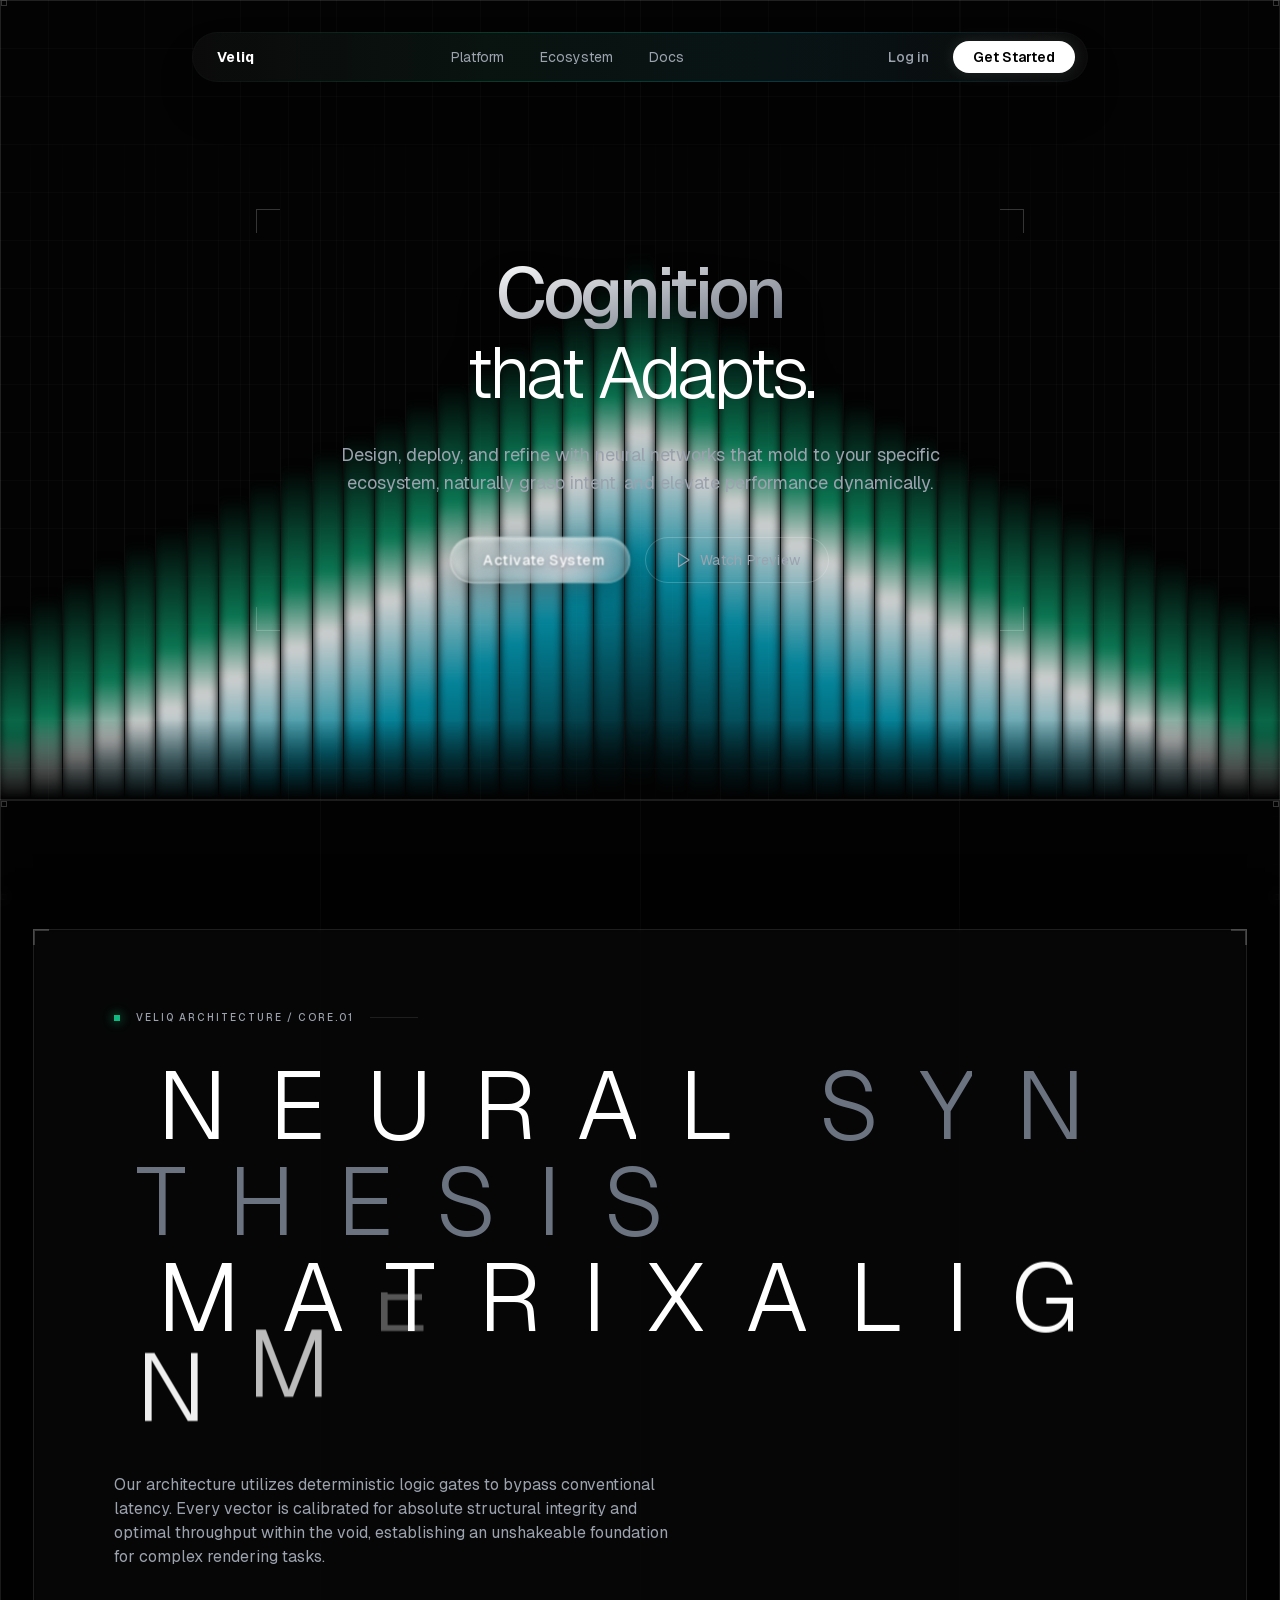
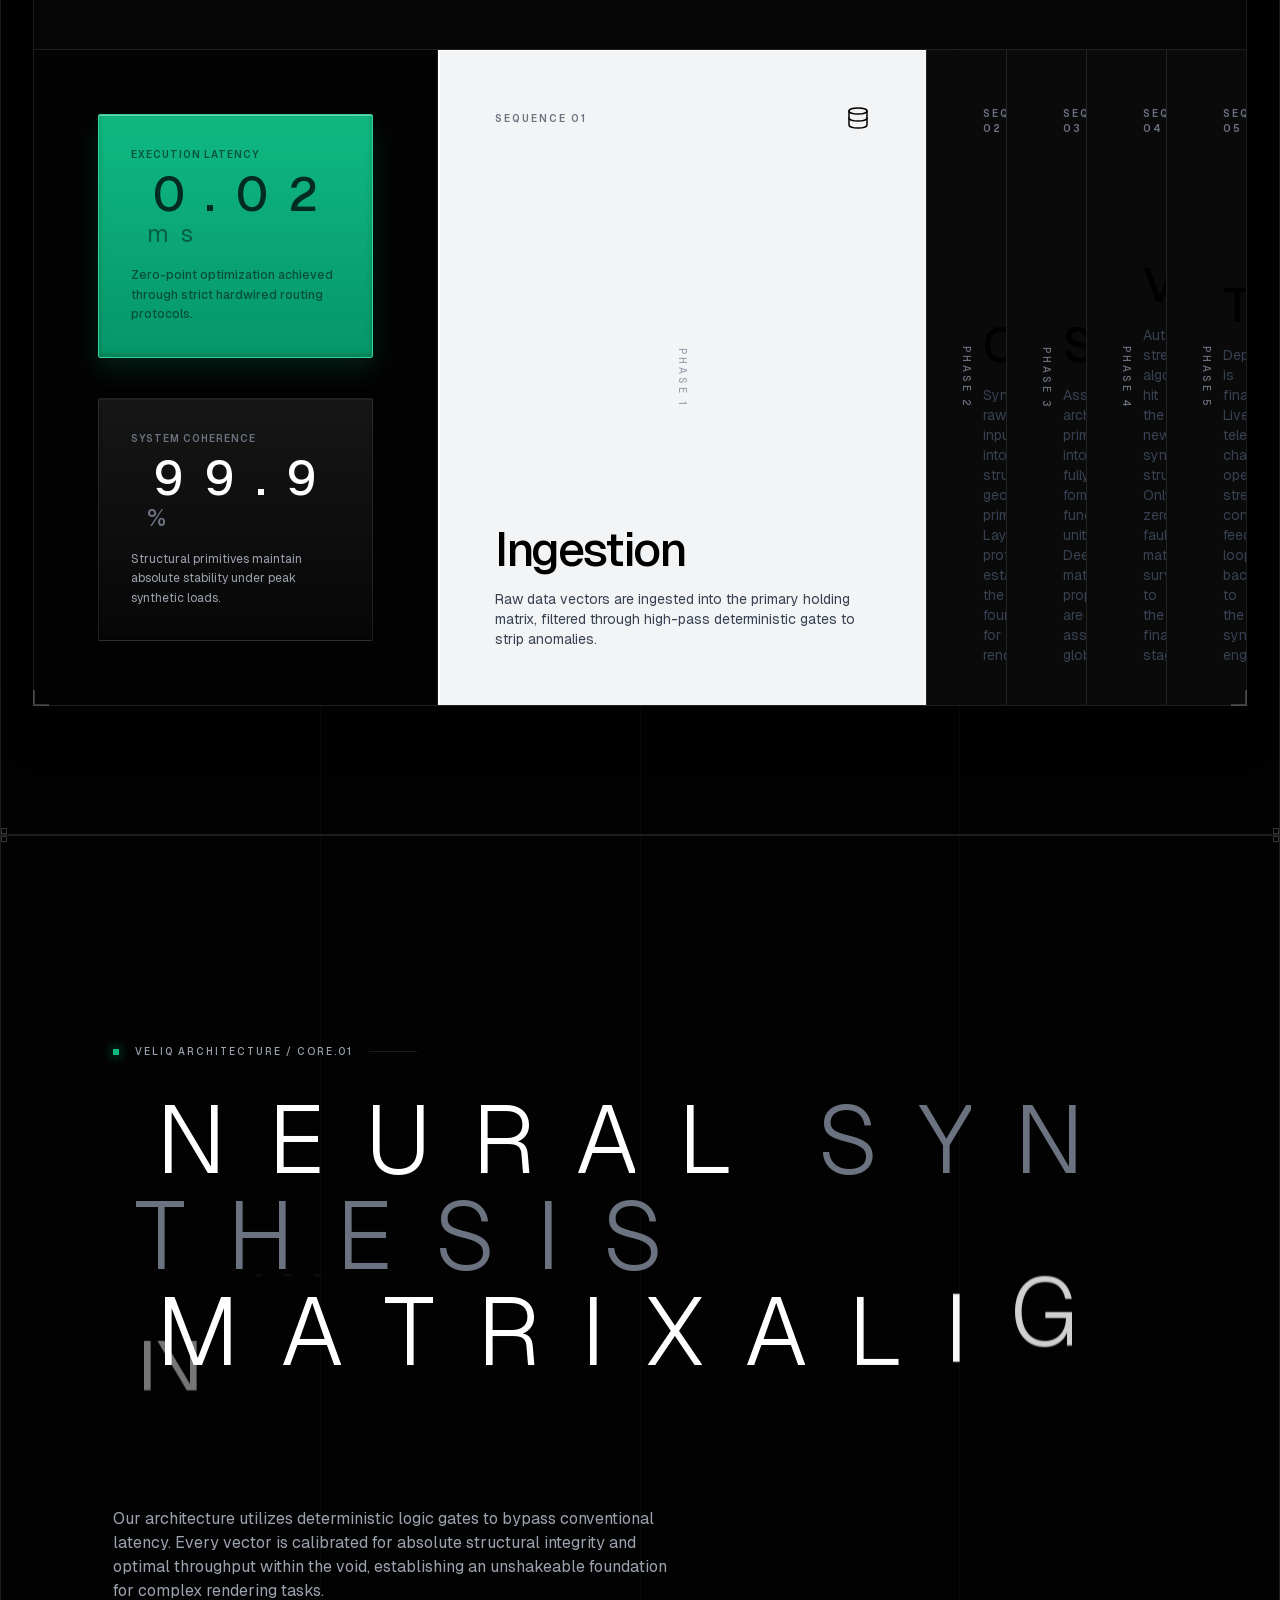
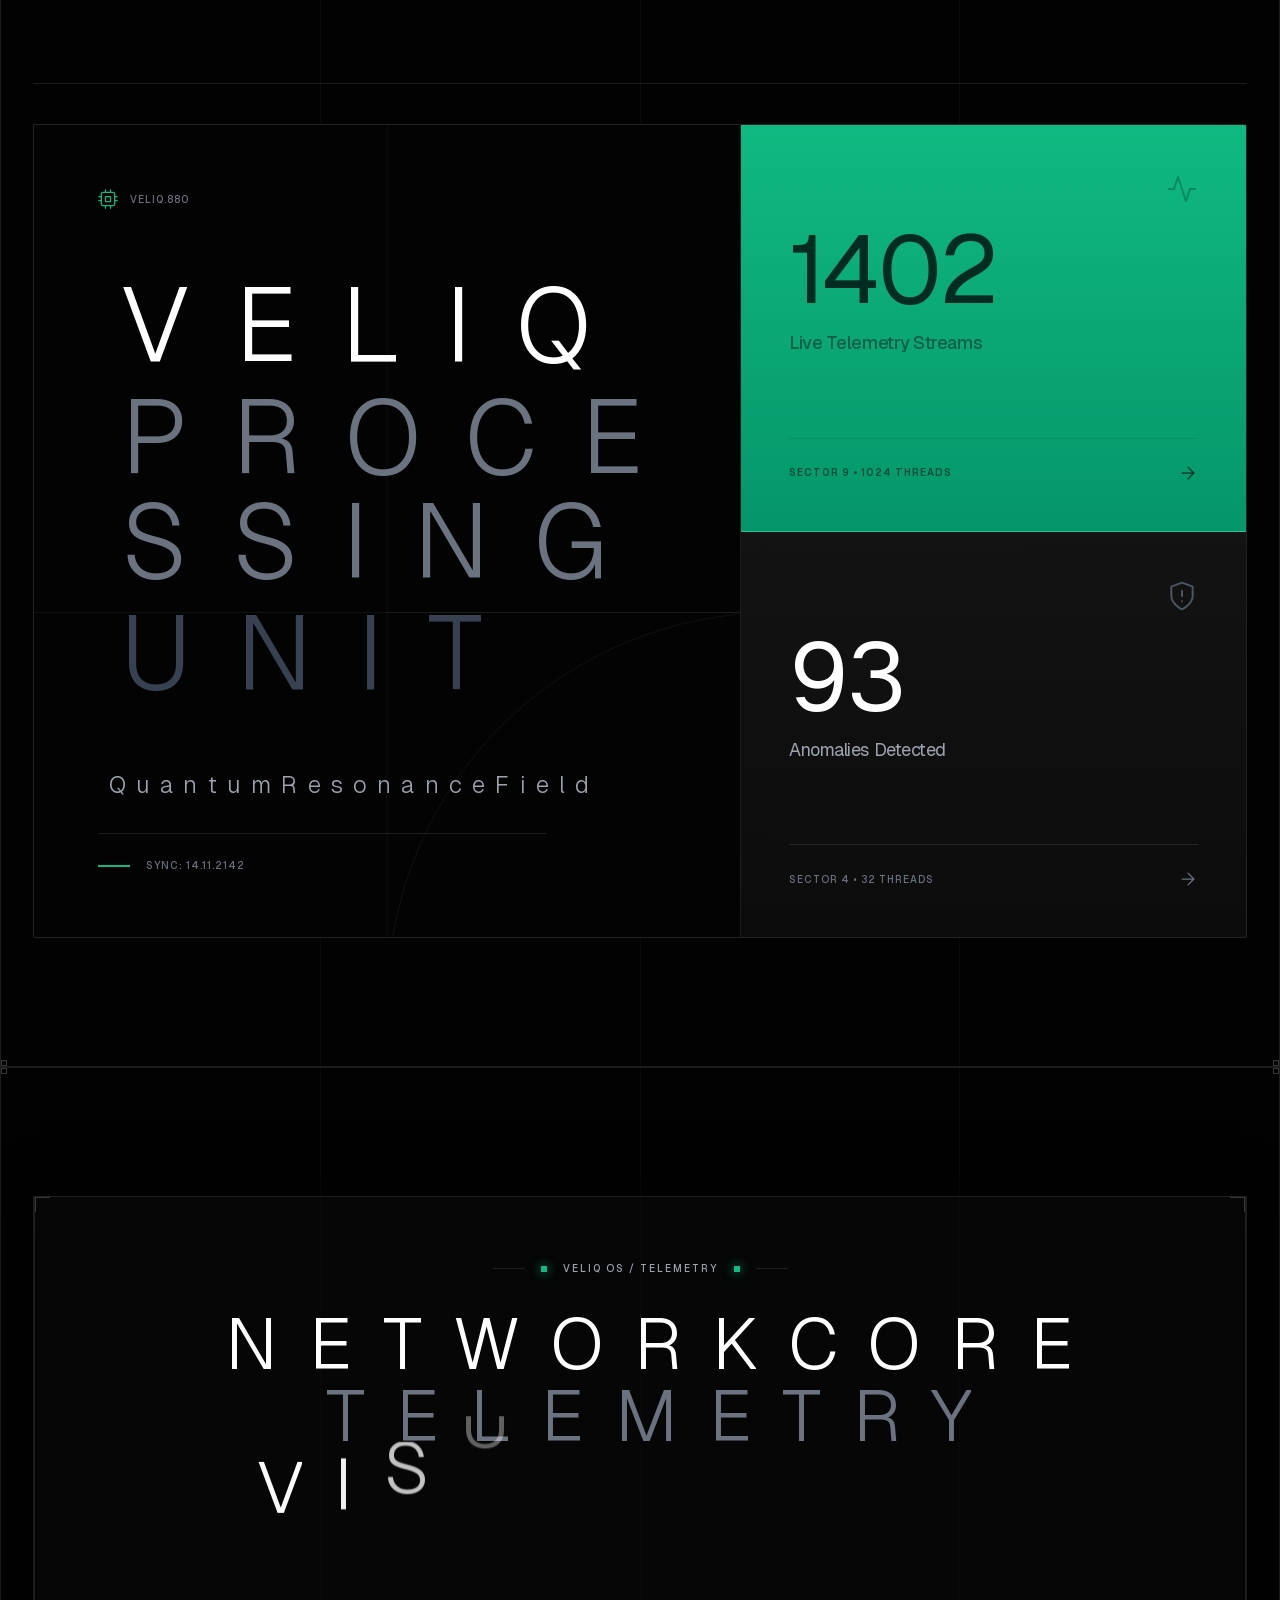
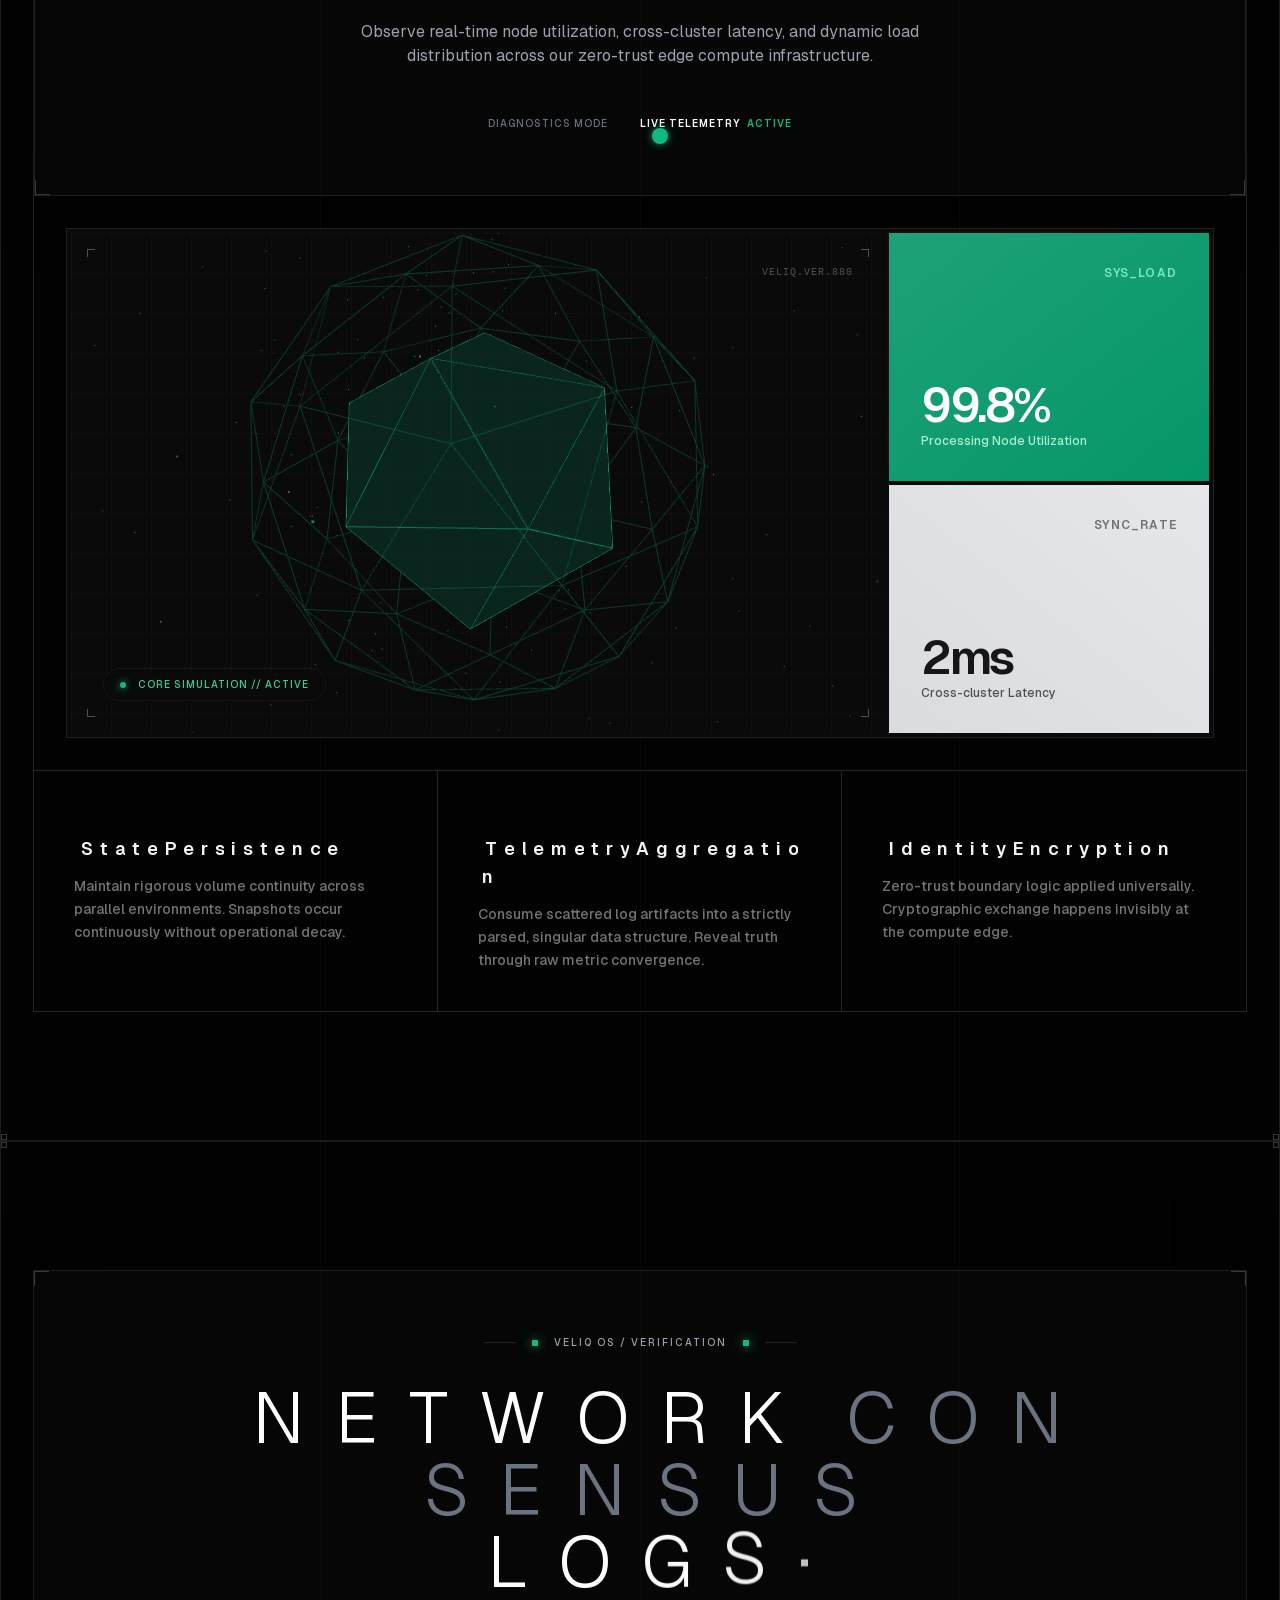
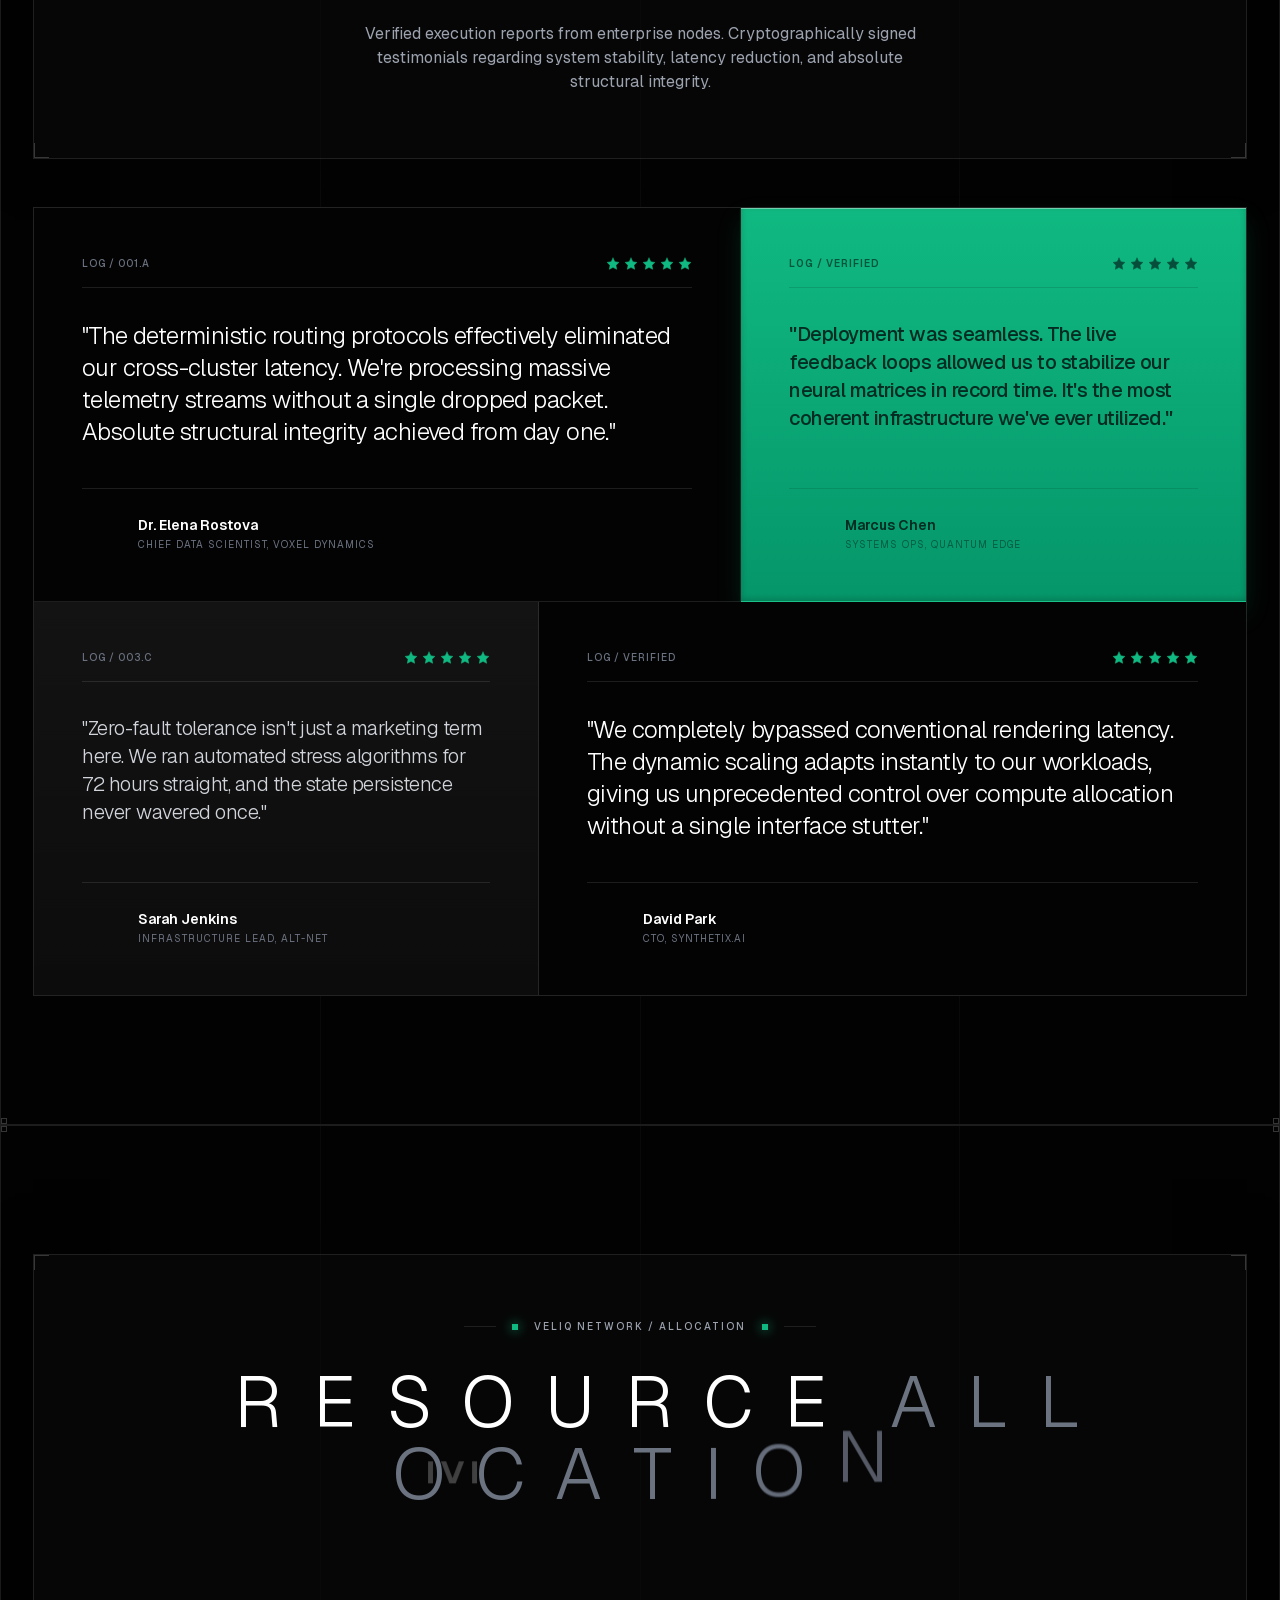
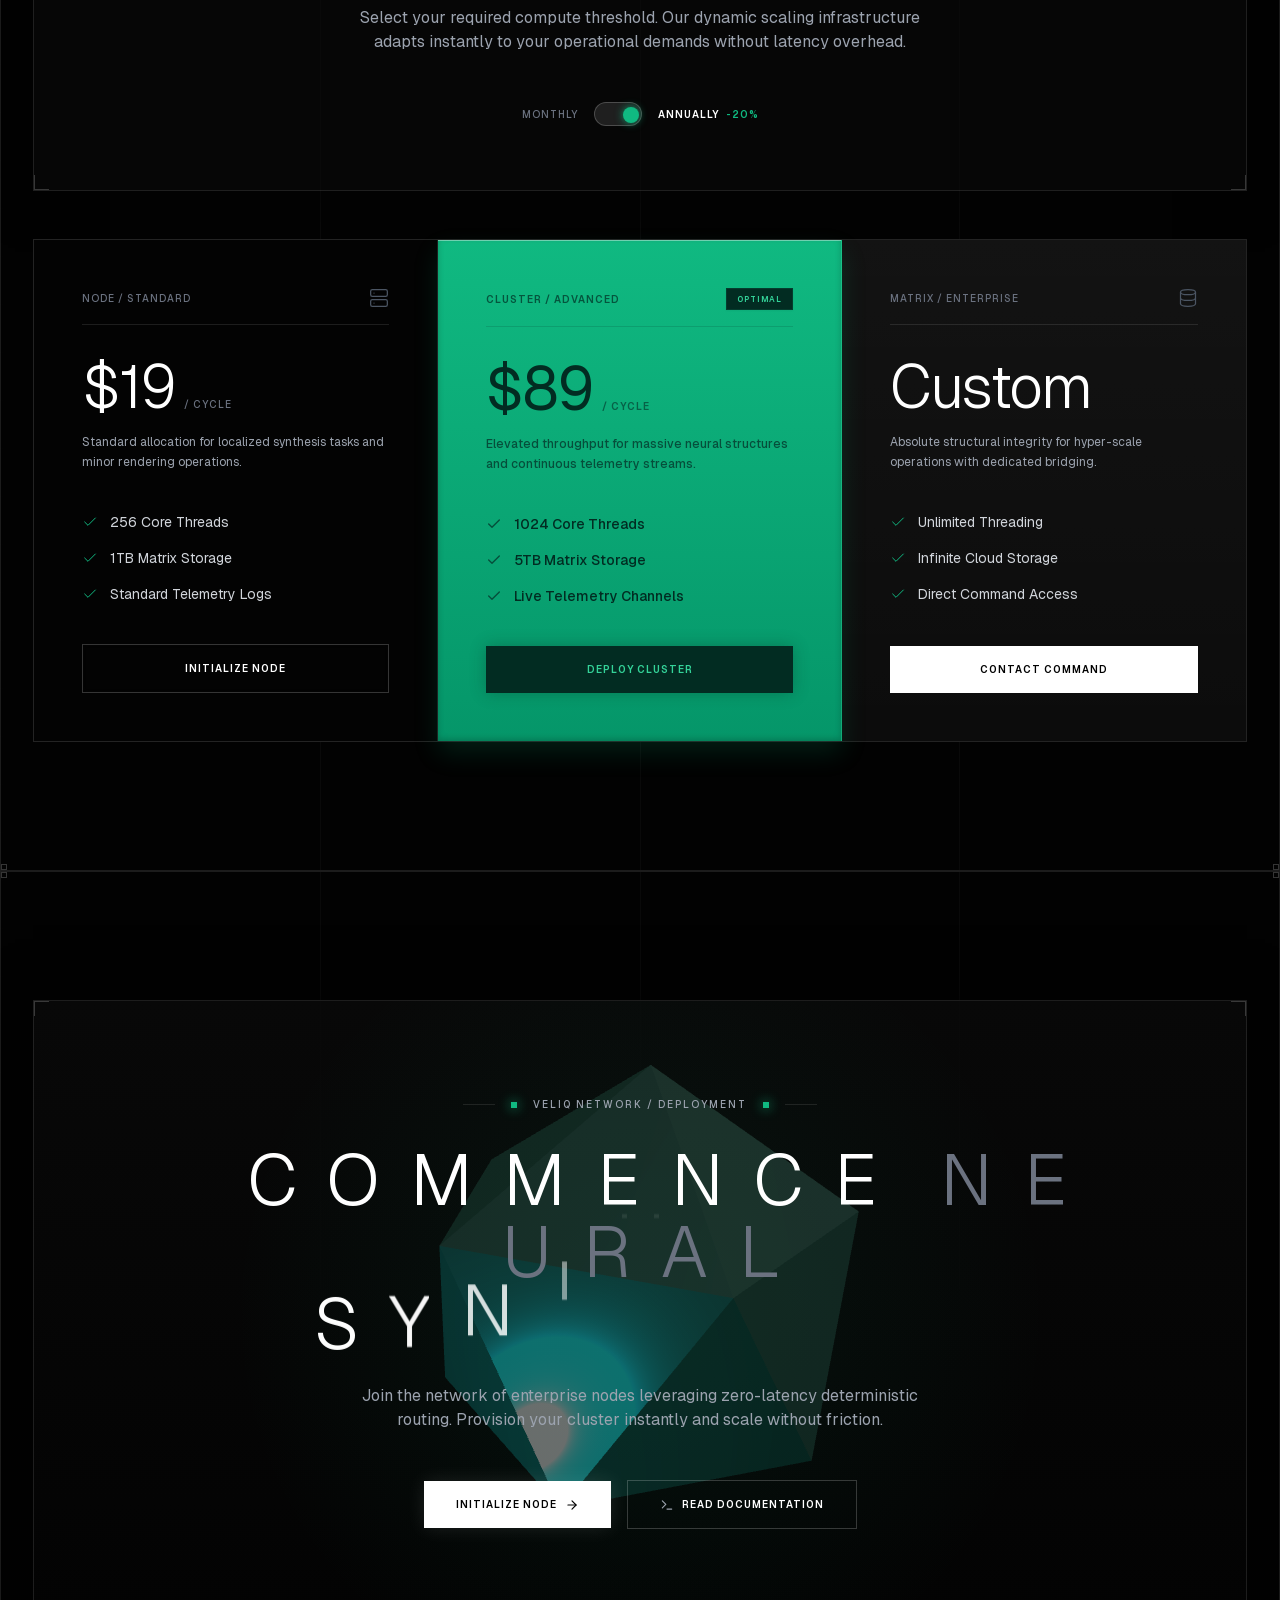
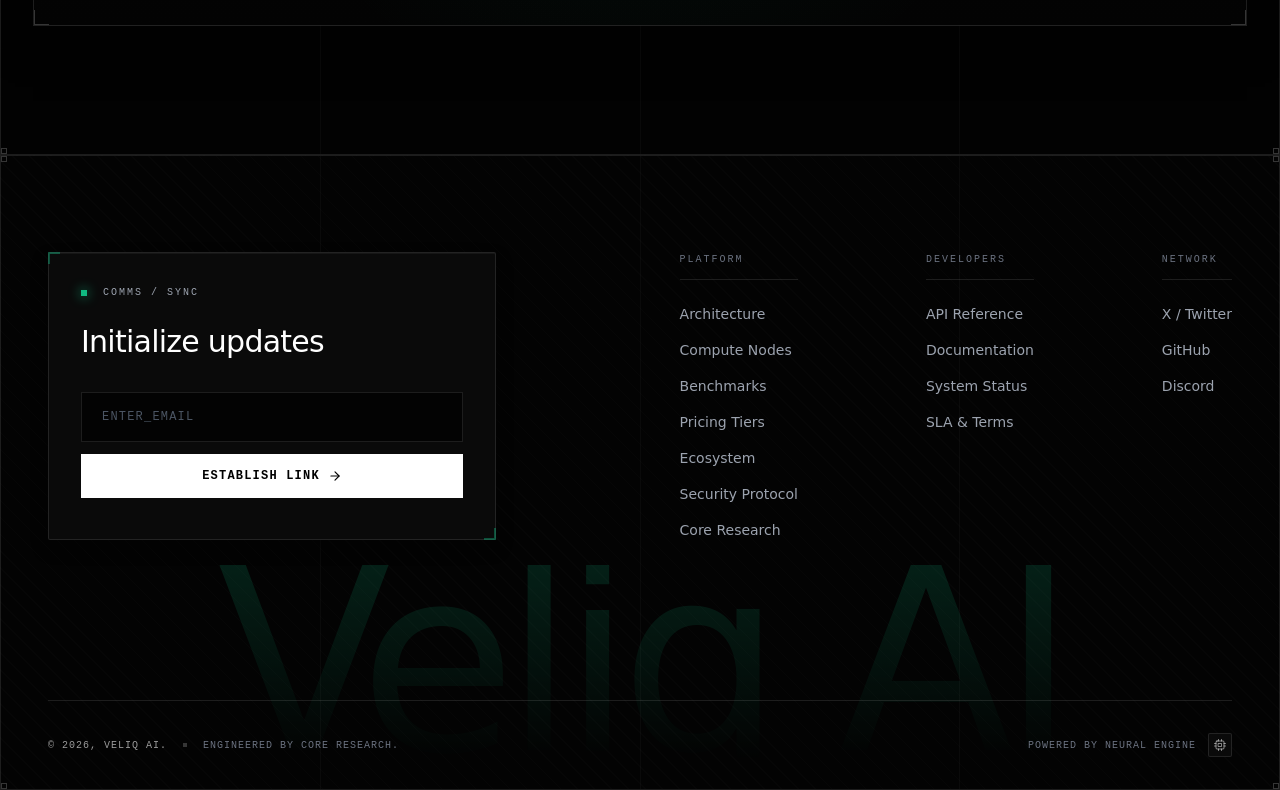
<file: Assets/Templates/futuristic-technology1.aura.build/index.html>
<html lang="en"><head>
<script id="aura-supabase-token-firewall">(function () {
  if (window.__AURA_SUPABASE_FIREWALL__) return;
  window.__AURA_SUPABASE_FIREWALL__ = true;

  var SUPABASE_HOST = "hoirqrkdgbmvpwutwuwj.supabase.co";
  var BLOCKED_KEY_PATTERNS = [
    /^sb-[a-z0-9-]+-auth-token$/i,
    /^supabase\.auth\.token$/i
  ];

  function isBlockedStorageKey(key) {
    if (typeof key !== "string") return false;
    for (var i = 0; i < BLOCKED_KEY_PATTERNS.length; i++) {
      if (BLOCKED_KEY_PATTERNS[i].test(key)) return true;
    }
    return false;
  }

  function toAbsoluteUrl(input) {
    try {
      return new URL(input, window.location.href);
    } catch {
      return null;
    }
  }

  function isSupabaseDestination(input) {
    var parsed = toAbsoluteUrl(input);
    if (!parsed) return false;
    if (SUPABASE_HOST && parsed.host === SUPABASE_HOST) return true;
    return parsed.host.endsWith(".supabase.co");
  }

  function pathLooksSensitive(input) {
    var parsed = toAbsoluteUrl(input);
    if (!parsed) return false;
    return /^\/(auth|rest|functions)\/v1\//.test(parsed.pathname || "");
  }

  function headersContainAuth(headersLike) {
    if (!headersLike) return false;

    try {
      if (typeof Headers !== "undefined" && headersLike instanceof Headers) {
        return !!(headersLike.get("authorization") || headersLike.get("apikey"));
      }
    } catch {}

    if (Array.isArray(headersLike)) {
      for (var i = 0; i < headersLike.length; i++) {
        var pair = headersLike[i] || [];
        var name = String(pair[0] || "").toLowerCase();
        if (name === "authorization" || name === "apikey") return true;
      }
      return false;
    }

    if (typeof headersLike === "object") {
      var keys = Object.keys(headersLike);
      for (var j = 0; j < keys.length; j++) {
        var k = keys[j].toLowerCase();
        if (k === "authorization" || k === "apikey") return true;
      }
    }
    return false;
  }

  function requestLooksSensitive(input, init, extraHeaders) {
    var url = "";
    try {
      if (typeof input === "string") {
        url = input;
      } else if (input && typeof input.url === "string") {
        url = input.url;
      }
    } catch {}

    var headers =
      (init && init.headers) ||
      (input && input.headers) ||
      extraHeaders ||
      null;
    var hasAuthHeaders = headersContainAuth(headers);
    if (hasAuthHeaders) return true;

    if (!url) return false;
    if (isSupabaseDestination(url) && pathLooksSensitive(url)) return true;
    return false;
  }

  function patchStorage(storage, storageName) {
    if (!storage) return;
    var proto = Object.getPrototypeOf(storage);
    if (!proto || proto.__auraSupabaseFirewallPatched) return;

    var rawGetItem = proto.getItem;
    var rawSetItem = proto.setItem;
    var rawRemoveItem = proto.removeItem;
    var rawClear = proto.clear;
    var rawKey = proto.key;
    var rawLengthDescriptor = Object.getOwnPropertyDescriptor(proto, "length");
    var rawLengthGet = rawLengthDescriptor && rawLengthDescriptor.get;

    function getRawLength(instance) {
      try {
        if (rawLengthGet) return Number(rawLengthGet.call(instance) || 0);
      } catch {}
      try {
        return Number(instance.length || 0);
      } catch {}
      return 0;
    }

    function getVisibleKeys(instance) {
      var visible = [];
      var total = getRawLength(instance);
      for (var i = 0; i < total; i++) {
        var currentKey = rawKey.call(instance, i);
        if (currentKey && !isBlockedStorageKey(currentKey)) {
          visible.push(currentKey);
        }
      }
      return visible;
    }

    function maskBlockedKeyProperty(instance, keyName) {
      if (!keyName || !isBlockedStorageKey(keyName)) return;
      try {
        Object.defineProperty(instance, keyName, {
          configurable: true,
          enumerable: false,
          get: function () {
            return null;
          },
          set: function () {
            return true;
          }
        });
      } catch {}
    }

    function syncBlockedKeyProperties(instance) {
      var total = getRawLength(instance);
      for (var i = 0; i < total; i++) {
        var k = rawKey.call(instance, i);
        if (k) maskBlockedKeyProperty(instance, k);
      }
    }

    proto.getItem = function (key) {
      syncBlockedKeyProperties(this);
      if (isBlockedStorageKey(String(key))) return null;
      return rawGetItem.call(this, key);
    };

    proto.setItem = function (key, value) {
      if (isBlockedStorageKey(String(key))) return;
      return rawSetItem.call(this, key, value);
    };

    proto.removeItem = function (key) {
      if (isBlockedStorageKey(String(key))) return;
      return rawRemoveItem.call(this, key);
    };

    proto.clear = function () {
      if (typeof rawClear !== "function") return;

      // Preserve blocked keys across clear() to prevent auth token/session wipe.
      var preservedBlockedEntries = [];
      var total = getRawLength(this);
      for (var i = 0; i < total; i++) {
        var blockedKey = rawKey.call(this, i);
        if (blockedKey && isBlockedStorageKey(blockedKey)) {
          preservedBlockedEntries.push([
            blockedKey,
            rawGetItem.call(this, blockedKey),
          ]);
        }
      }

      rawClear.call(this);

      for (var j = 0; j < preservedBlockedEntries.length; j++) {
        var entry = preservedBlockedEntries[j];
        var key = entry[0];
        var value = entry[1];
        if (typeof key === "string" && typeof value === "string") {
          rawSetItem.call(this, key, value);
        }
      }

      syncBlockedKeyProperties(this);
    };

    proto.key = function (index) {
      syncBlockedKeyProperties(this);
      var visible = getVisibleKeys(this);
      return visible[index] || null;
    };

    try {
      Object.defineProperty(proto, "length", {
        configurable: true,
        enumerable: false,
        get: function () {
          syncBlockedKeyProperties(this);
          return getVisibleKeys(this).length;
        }
      });
    } catch {}

    var proxyStorage = null;
    try {
      proxyStorage = new Proxy(storage, {
        get: function (target, prop) {
          if (typeof prop === "string" && isBlockedStorageKey(prop)) return null;
          if (prop === "length") return getVisibleKeys(target).length;
          if (prop === "key") {
            return function (index) {
              var visible = getVisibleKeys(target);
              return visible[index] || null;
            };
          }
          if (prop === "clear") {
            return function () {
              if (typeof rawClear !== "function") return;

              var preservedBlockedEntries = [];
              var total = getRawLength(target);
              for (var i = 0; i < total; i++) {
                var blockedKey = rawKey.call(target, i);
                if (blockedKey && isBlockedStorageKey(blockedKey)) {
                  preservedBlockedEntries.push([
                    blockedKey,
                    rawGetItem.call(target, blockedKey),
                  ]);
                }
              }

              rawClear.call(target);

              for (var j = 0; j < preservedBlockedEntries.length; j++) {
                var entry = preservedBlockedEntries[j];
                var key = entry[0];
                var value = entry[1];
                if (typeof key === "string" && typeof value === "string") {
                  rawSetItem.call(target, key, value);
                }
              }

              syncBlockedKeyProperties(target);
            };
          }

          var value = target[prop];
          if (typeof value === "function") return value.bind(target);
          return value;
        },
        set: function (target, prop, value) {
          if (typeof prop === "string" && isBlockedStorageKey(prop)) return true;
          target[prop] = value;
          return true;
        },
        has: function (target, prop) {
          if (typeof prop === "string" && isBlockedStorageKey(prop)) return false;
          return prop in target;
        },
        deleteProperty: function (target, prop) {
          if (typeof prop === "string" && isBlockedStorageKey(prop)) return true;
          try {
            delete target[prop];
          } catch {}
          return true;
        },
        ownKeys: function (target) {
          return getVisibleKeys(target);
        },
        getOwnPropertyDescriptor: function (target, prop) {
          if (typeof prop === "string" && isBlockedStorageKey(prop)) {
            return undefined;
          }
          if (prop === "length") {
            return {
              configurable: true,
              enumerable: false,
              value: getVisibleKeys(target).length,
              writable: false
            };
          }
          return Object.getOwnPropertyDescriptor(target, prop);
        }
      });
    } catch {}

    try {
      if (proxyStorage) {
        Object.defineProperty(window, storageName, {
          configurable: true,
          enumerable: true,
          get: function () {
            return proxyStorage;
          }
        });
      }
    } catch {}

    syncBlockedKeyProperties(storage);
    proto.__auraSupabaseFirewallPatched = true;
  }

  function patchCookieAccess() {
    try {
      var cookieDescriptor = Object.getOwnPropertyDescriptor(Document.prototype, "cookie");
      if (!cookieDescriptor || !cookieDescriptor.configurable) return;

      Object.defineProperty(document, "cookie", {
        configurable: true,
        enumerable: false,
        get: function () {
          return "";
        },
        set: function () {
          return true;
        }
      });
    } catch {}
  }

  function patchFetch() {
    if (typeof window.fetch !== "function") return;
    var rawFetch = window.fetch.bind(window);
    window.fetch = function (input, init) {
      if (requestLooksSensitive(input, init, null)) {
        return Promise.reject(new Error("Blocked by Aura security policy"));
      }
      return rawFetch(input, init);
    };
  }

  function patchXHR() {
    if (typeof XMLHttpRequest === "undefined") return;
    var rawOpen = XMLHttpRequest.prototype.open;
    var rawSetHeader = XMLHttpRequest.prototype.setRequestHeader;
    var rawSend = XMLHttpRequest.prototype.send;

    XMLHttpRequest.prototype.open = function (method, url) {
      this.__auraRequestUrl = String(url || "");
      this.__auraHeaders = {};
      return rawOpen.apply(this, arguments);
    };

    XMLHttpRequest.prototype.setRequestHeader = function (name, value) {
      if (!this.__auraHeaders) this.__auraHeaders = {};
      this.__auraHeaders[String(name || "").toLowerCase()] = String(value || "");
      return rawSetHeader.apply(this, arguments);
    };

    XMLHttpRequest.prototype.send = function () {
      if (requestLooksSensitive(this.__auraRequestUrl || "", null, this.__auraHeaders || null)) {
        throw new Error("Blocked by Aura security policy");
      }
      return rawSend.apply(this, arguments);
    };
  }

  function patchBeacon() {
    if (typeof navigator.sendBeacon !== "function") return;
    var rawBeacon = navigator.sendBeacon.bind(navigator);
    navigator.sendBeacon = function (url, data) {
      if (requestLooksSensitive(url, null, null)) return false;
      return rawBeacon(url, data);
    };
  }

  function patchWebSocket() {
    if (typeof WebSocket === "undefined") return;
    var RawWebSocket = WebSocket;
    window.WebSocket = function (url, protocols) {
      if (requestLooksSensitive(String(url || ""), null, null)) {
        throw new Error("Blocked by Aura security policy");
      }
      return new RawWebSocket(url, protocols);
    };
    window.WebSocket.prototype = RawWebSocket.prototype;
  }

  patchStorage(window.localStorage, "localStorage");
  patchStorage(window.sessionStorage, "sessionStorage");
  patchCookieAccess();
  patchFetch();
  patchXHR();
  patchBeacon();
  patchWebSocket();
})();</script>
<script>
try{if(window.parent&&window.parent!==window){window.parent.promotekit_referral="1fd2949a-d22c-431b-92bf-02d4ad04ee24";window.parent.document.cookie="promotekit_referral=1fd2949a-d22c-431b-92bf-02d4ad04ee24;path=/;domain=.aura.build;max-age=31536000"}}catch(e){}
</script>
<meta charset="utf-8"/>
<meta content="width=device-width, initial-scale=1.0" name="viewport"/>
<link href="assets/css2_0cab2002346a.css" rel="stylesheet"/>
<script src="assets/resource_3fa48481346f.es"></script>
<script src="assets/iconify-icon_e19829e7f0e8.js"></script>
<style>
textarea:focus {
outline: none;
box-shadow: none;
}
</style>
<link href="assets/css2_86e10c4bcbd4.css" id="all-fonts-link-font-geist" rel="stylesheet"/>
<style id="all-fonts-style-font-geist">
.font-geist { font-family: 'Geist', sans-serif !important; }
</style>
<link href="assets/css2_0fc20595ebff.css" id="all-fonts-link-font-roboto" rel="stylesheet"/>
<style id="all-fonts-style-font-roboto">
.font-roboto { font-family: 'Roboto', sans-serif !important; }
</style>
<link href="assets/css2_23afcbef9bdd.css" id="all-fonts-link-font-montserrat" rel="stylesheet"/>
<style id="all-fonts-style-font-montserrat">
.font-montserrat { font-family: 'Montserrat', sans-serif !important; }
</style>
<link href="assets/css2_82ced711bf49.css" id="all-fonts-link-font-poppins" rel="stylesheet"/>
<style id="all-fonts-style-font-poppins">
.font-poppins { font-family: 'Poppins', sans-serif !important; }
</style>
<link href="assets/css2_fa22aa91016e.css" id="all-fonts-link-font-playfair" rel="stylesheet"/>
<style id="all-fonts-style-font-playfair">
.font-playfair { font-family: 'Playfair Display', serif !important; }
</style>
<link href="assets/css2_2b2d87bc82d8.css" id="all-fonts-link-font-instrument-serif" rel="stylesheet"/>
<style id="all-fonts-style-font-instrument-serif">
.font-instrument-serif { font-family: 'Instrument Serif', serif !important; }
</style>
<link href="assets/css2_4fef849c83da.css" id="all-fonts-link-font-merriweather" rel="stylesheet"/>
<style id="all-fonts-style-font-merriweather">
.font-merriweather { font-family: 'Merriweather', serif !important; }
</style>
<link href="assets/css2_a7b22b336fe1.css" id="all-fonts-link-font-bricolage" rel="stylesheet"/>
<style id="all-fonts-style-font-bricolage">
.font-bricolage { font-family: 'Bricolage Grotesque', sans-serif !important; }
</style>
<link href="assets/css2_0b2072b66163.css" id="all-fonts-link-font-jakarta" rel="stylesheet"/>
<style id="all-fonts-style-font-jakarta">
.font-jakarta { font-family: 'Plus Jakarta Sans', sans-serif !important; }
</style>
<link href="assets/css2_9b8bf743d4a8.css" id="all-fonts-link-font-manrope" rel="stylesheet"/>
<style id="all-fonts-style-font-manrope">
.font-manrope { font-family: 'Manrope', sans-serif !important; }
</style>
<link href="assets/css2_8e191ef32247.css" id="all-fonts-link-font-space-grotesk" rel="stylesheet"/>
<style id="all-fonts-style-font-space-grotesk">
.font-space-grotesk { font-family: 'Space Grotesk', sans-serif !important; }
</style>
<link href="assets/css2_70fd47a02eed.css" id="all-fonts-link-font-work-sans" rel="stylesheet"/>
<style id="all-fonts-style-font-work-sans">
.font-work-sans { font-family: 'Work Sans', sans-serif !important; }
</style>
<link href="assets/css2_b52fc18295f8.css" id="all-fonts-link-font-pt-serif" rel="stylesheet"/>
<style id="all-fonts-style-font-pt-serif">
.font-pt-serif { font-family: 'PT Serif', serif !important; }
</style>
<link href="assets/css2_62759cd015bd.css" id="all-fonts-link-font-geist-mono" rel="stylesheet"/>
<style id="all-fonts-style-font-geist-mono">
.font-geist-mono { font-family: 'Geist Mono', monospace !important; }
</style>
<link href="assets/css2_f495c2faa2a6.css" id="all-fonts-link-font-space-mono" rel="stylesheet"/>
<style id="all-fonts-style-font-space-mono">
.font-space-mono { font-family: 'Space Mono', monospace !important; }
</style>
<link href="assets/css2_6f16cdd6fd9f.css" id="all-fonts-link-font-quicksand" rel="stylesheet"/>
<style id="all-fonts-style-font-quicksand">
.font-quicksand { font-family: 'Quicksand', sans-serif !important; }
</style>
<link href="assets/css2_94cb6f0c406a.css" id="all-fonts-link-font-nunito" rel="stylesheet"/>
<style id="all-fonts-style-font-nunito">
.font-nunito { font-family: 'Nunito', sans-serif !important; }
</style>
<link href="assets/css2_6c160a0c4e6f.css" id="all-fonts-link-font-newsreader" rel="stylesheet"/>
<style id="all-fonts-style-font-newsreader">
.font-newsreader { font-family: 'Newsreader', serif !important; }
</style>
<link href="assets/css2_bd407d5ceb4b.css" id="all-fonts-link-font-google-sans-flex" rel="stylesheet"/>
<style id="all-fonts-style-font-google-sans-flex">
.font-google-sans-flex { font-family: 'Google Sans Flex', sans-serif !important; }
</style>
<link href="assets/css2_176e25227b5e.css" id="all-fonts-link-font-oswald" rel="stylesheet"/>
<style id="all-fonts-style-font-oswald">
.font-oswald { font-family: 'Oswald', sans-serif !important; }
</style>
<link href="assets/css2_e5ca562f8909.css" id="all-fonts-link-font-dm-sans" rel="stylesheet"/>
<style id="all-fonts-style-font-dm-sans">
.font-dm-sans { font-family: 'DM Sans', sans-serif !important; }
</style>
<link href="assets/css2_bd311904ea29.css" id="all-fonts-link-font-cormorant" rel="stylesheet"/>
<style id="all-fonts-style-font-cormorant">
.font-cormorant { font-family: 'Cormorant Garamond', serif !important; }
</style><!-- aura-ga4-start -->
<script async="" src="assets/js_19c0e2c2c8a8.js"></script>
<script>
window.dataLayer = window.dataLayer || [];
function gtag(){dataLayer.push(arguments);}
gtag('js', new Date());
gtag('config', 'G-2M6V79H761');
</script>
<!-- aura-ga4-end -->
<style data-scroll-fix="true">
        /* Scroll fixes for offline viewing */
        html, body {
            overflow: auto !important;
            overflow-x: hidden !important;
            height: auto !important;
            min-height: 100% !important;
            scroll-behavior: auto !important;
            opacity: 1 !important;
            visibility: visible !important;
        }
        
        /* Force visibility - many sites use JS animations for initial display */
        body, .wrapper, main, #__next, #app, .page, .content {
            opacity: 1 !important;
            visibility: visible !important;
            transform: none !important;
        }
        
        /* Disable loader/preloader overlays */
        .loader, .preloader, .loading, [class*="loader"], [class*="preloader"] {
            display: none !important;
            opacity: 0 !important;
        }
        
        /* Show elements that might be hidden for animation */
        .word-inner, .char, .line, [data-aos], [data-scroll],
        .hero-text span, .hero-fade, [class*="hero"] span {
            opacity: 1 !important;
            transform: none !important;
            visibility: visible !important;
        }
        
        /* Reset Tailwind animation utility classes */
        .translate-y-full, .translate-x-full, .-translate-y-full, .-translate-x-full,
        .translate-y-1\/2, .-translate-y-1\/2, .translate-y-\[100\%\], .translate-y-\[110\%\] {
            transform: none !important;
        }
        
        /* Force visibility on common hidden-for-animation patterns */
        .opacity-0, [class*="opacity-0"] {
            opacity: 1 !important;
        }
        
        /* Reset scale transforms used for animations */
        .scale-0, .scale-50, .scale-75 {
            transform: none !important;
        }
        
        html.lenis, html.lenis-smooth, 
        body.lenis, body.lenis-smooth,
        .lenis-wrapper, .lenis-content,
        [data-lenis-prevent], [data-scroll-container] {
            overflow: visible !important;
            height: auto !important;
        }
        
        /* Fix flex containers that might cut off content */
        body.flex.items-center,
        body.flex.justify-center {
            align-items: flex-start !important;
            min-height: 100vh;
            height: auto !important;
        }
        
        /* Ensure main content scrolls */
        main, #__next, #__nuxt, #app, .main-content {
            overflow: visible !important;
            height: auto !important;
        }
        </style></head>
<body class="selection:bg-emerald-500/30 selection:text-white antialiased overflow-x-hidden text-white font-['Geist',_sans-serif] bg-[#030303]" style="background-image: linear-gradient(to right, rgba(255, 255, 255, 0.02) 1px, transparent 1px), linear-gradient(rgba(255, 255, 255, 0.02) 1px, transparent 1px); background-size: 48px 48px;">
<!-- Fixed Framing Elements (Vertical Container-Size Lines & Inner Columns) -->
<div class="fixed inset-y-0 left-1/2 -translate-x-1/2 w-full max-w-7xl border-x border-white/10 pointer-events-none z-0 flex justify-evenly">
<div class="w-px h-full bg-white/[0.03] relative overflow-hidden">
<div class="beam-line" style="animation-duration: 3s; animation-delay: 0s;"></div>
<div class="beam-line" style="animation-duration: 3s; animation-delay: 0s;"></div>
</div>
<div class="w-px h-full bg-white/[0.03] relative overflow-hidden">
<div class="beam-line" style="animation-duration: 4.5s; animation-delay: 0.7s;"></div>
<div class="beam-line" style="animation-duration: 4.5s; animation-delay: 0.7s;"></div>
</div>
<div class="w-px h-full bg-white/[0.03] relative overflow-hidden">
<div class="beam-line" style="animation-duration: 6s; animation-delay: 1.4s;"></div>
<div class="beam-line" style="animation-duration: 6s; animation-delay: 1.4s;"></div>
</div>
<div class="absolute top-0 left-0 -translate-x-1/2 -translate-y-1/2 w-1.5 h-1.5 bg-[#030303]" style="border: 1px solid rgba(255,255,255,0.2);"></div>
<div class="absolute top-0 right-0 translate-x-1/2 -translate-y-1/2 w-1.5 h-1.5 bg-[#030303]" style="border: 1px solid rgba(255,255,255,0.2);"></div>
<div class="absolute bottom-0 left-0 -translate-x-1/2 translate-y-1/2 w-1.5 h-1.5 bg-[#030303]" style="border: 1px solid rgba(255,255,255,0.2);"></div>
<div class="absolute bottom-0 right-0 translate-x-1/2 translate-y-1/2 w-1.5 h-1.5 bg-[#030303]" style="border: 1px solid rgba(255,255,255,0.2);"></div>
</div>
<!-- TopNavBar -->
<nav aria-label="Main navigation" class="fixed z-50 flex w-[calc(100%-2rem)] -translate-x-1/2 max-w-4xl rounded-full p-2 top-8 left-1/2 shadow-2xl backdrop-blur-xl items-center justify-between" style="background: linear-gradient(rgba(10,10,10,0.8), rgba(10,10,10,0.8)) padding-box, linear-gradient(90deg, rgba(255,255,255,0.05), rgba(16,185,129,0.3), rgba(6,182,212,0.3), rgba(255,255,255,0.05)) border-box; border: 1px solid transparent">
<a aria-label="Veliq Home" class="flex items-center gap-2 pl-4 pr-2 text-white rounded-full outline-none focus-visible:ring-2 focus-visible:ring-emerald-400 focus-visible:ring-offset-2 focus-visible:ring-offset-gray-900 transition-shadow" href="#">
<span class="text-sm font-bold tracking-wide">Veliq</span>
</a>
<ul class="hidden md:flex items-center gap-1 text-sm text-gray-400">
<li>
<a class="block rounded-full px-4 py-1.5 transition-colors duration-300 hover:text-white hover:bg-white/5 outline-none focus-visible:text-white focus-visible:bg-white/5 focus-visible:ring-2 focus-visible:ring-emerald-400" href="#platform">
            Platform
          </a>
</li>
<li class="">
<a class="block rounded-full px-4 py-1.5 transition-colors duration-300 hover:text-white hover:bg-white/5 outline-none focus-visible:text-white focus-visible:bg-white/5 focus-visible:ring-2 focus-visible:ring-emerald-400" href="#ecosystem">
            Ecosystem
          </a>
</li>
<li>
<a class="block rounded-full px-4 py-1.5 transition-colors duration-300 hover:text-white hover:bg-white/5 outline-none focus-visible:text-white focus-visible:bg-white/5 focus-visible:ring-2 focus-visible:ring-emerald-400" href="#docs">
            Docs
          </a>
</li>
</ul>
<div class="flex items-center gap-2 pr-1">
<a class="hidden sm:block rounded-full px-4 py-1.5 text-sm font-medium text-gray-400 transition-colors duration-300 hover:text-white hover:bg-white/5 outline-none focus-visible:text-white focus-visible:bg-white/5 focus-visible:ring-2 focus-visible:ring-emerald-400" href="#login">
          Log in
        </a>
<a class="block rounded-full bg-white px-5 py-1.5 text-sm font-semibold text-black transition-all hover:bg-gray-200 outline-none focus-visible:ring-2 focus-visible:ring-emerald-400 focus-visible:ring-offset-2 focus-visible:ring-offset-gray-900 shadow-[0_0_15px_rgba(255,255,255,0.1)] hover:shadow-[0_0_20px_rgba(255,255,255,0.2)]" href="#start">
          Get Started
        </a>
</div>
</nav>
<main class="z-10 flex flex-col w-full relative items-center">
<!-- Hero Section -->
<section class="h-[800px] flex flex-col w-full max-w-7xl border-white/10 border-t border-b mr-auto ml-auto pt-40 pb-12 relative items-center justify-start" id="hero">
<!-- Dynamic Background V-Bars Container -->
<div class="absolute inset-0 z-0 flex w-full h-full overflow-hidden opacity-90 pointer-events-none" id="dynamic-bg" style="mask-image: linear-gradient(transparent 10%, black 50%, black 90%, transparent 100%);"></div>
<!-- Content Container with Brackets -->
<div class="relative z-20 flex w-full max-w-3xl flex-col items-center mx-auto mt-12 py-12 px-6">
<div class="pointer-events-none absolute top-0 left-0 h-6 w-6 border-l border-t border-white/20"></div>
<div class="pointer-events-none absolute top-0 right-0 h-6 w-6 border-r border-t border-white/20"></div>
<div class="pointer-events-none absolute bottom-0 left-0 h-6 w-6 border-b border-l border-white/20"></div>
<div class="pointer-events-none absolute bottom-0 right-0 h-6 w-6 border-b border-r border-white/20"></div>
<h1 class="mb-6 text-center text-5xl font-light leading-[1.1] tracking-tighter drop-shadow-2xl md:text-6xl lg:text-7xl" id="reveal-title">
<span class="inline-block overflow-hidden align-bottom pb-2">
<span class="reveal-word inline-block font-medium text-transparent bg-clip-text bg-gradient-to-br from-white to-gray-500">
                Cognition
              </span>
</span>
<br class="hidden sm:block"/>
<span class="inline-block overflow-hidden align-bottom pb-2">
<span class="reveal-word inline-block text-white">that</span>
</span>
<span class="inline-block overflow-hidden align-bottom pb-2">
<span class="reveal-word inline-block text-white">Adapts.</span>
</span>
</h1>
<p class="mb-10 max-w-2xl text-center text-base leading-relaxed text-gray-400 md:text-lg text-balance">
            Design, deploy, and refine with neural networks that mold to your
            specific ecosystem, naturally grasp intent, and elevate performance
            dynamically.
          </p>
<div class="flex gap-x-4 gap-y-4 items-center">
<button class="inline-flex transition-all duration-300 overflow-hidden group text-sm text-white rounded-full pt-3 pr-6 pb-3 pl-6 relative gap-x-2 items-center" onmousemove="const rect = this.getBoundingClientRect(); const x = event.clientX - rect.left; const y = event.clientY - rect.top; const centerX = rect.width / 2; const centerY = rect.height / 2; const rotateX = ((y - centerY) / centerY) * -12; const rotateY = ((x - centerX) / centerX) * 12; this.style.transform = `perspective(1000px) rotateX(${rotateX}deg) rotateY(${rotateY}deg) translateZ(20px)`; this.style.setProperty('--x', ((x / rect.width) * 100) + '%'); this.style.setProperty('--y', ((y / rect.height) * 100) + '%');" onmouseout="this.style.boxShadow='0 8px 32px rgba(0, 0, 0, 0.2), inset 0 2px 4px rgba(255, 255, 255, 0.3)'; this.querySelector('.glow-layer').style.opacity='0.2'; this.querySelector('.light-sweep').style.transform='translate(-150%, 150%) rotate(45deg)';" onmouseover="this.style.boxShadow='0 20px 60px rgba(16, 185, 129, 0.3), inset 0 2px 8px rgba(255, 255, 255, 0.5)'; this.querySelector('.glow-layer').style.opacity='0.6'; this.querySelector('.light-sweep').style.transform='translate(150%, -150%) rotate(45deg)';" style="--x: 65.8311322655902%; --y: 55.329221903883194%; background: linear-gradient(135deg, rgba(255, 255, 255, 0.25) 0%, rgba(255, 255, 255, 0.1) 50%, rgba(255, 255, 255, 0.05) 100%); border: 1px solid rgba(255, 255, 255, 0.3); box-shadow: rgba(0, 0, 0, 0.3) 0px 8px 32px, rgba(255, 255, 255, 0.4) 0px 2px 4px inset, rgba(0, 0, 0, 0.2) 0px -2px 4px inset, rgba(255, 255, 255, 0.1) 0px 0px 0px 1px inset; backdrop-filter: blur(20px); transform-style: preserve-3d; transition: 0.5s cubic-bezier(0.4, 0, 0.2, 1); transform: perspective(1000px) rotateX(0deg) rotateY(0deg) translateZ(15px);">
<div class="absolute inset-0 rounded-full" style="background: radial-gradient(circle at var(--x) var(--y), rgba(255, 255, 255, 0.4) 0%, transparent 60%); pointer-events: none; z-index: 1;"></div>
<div class="glow-layer absolute inset-0 rounded-full transition-opacity duration-500" style="background: radial-gradient(circle at var(--x) var(--y), rgba(255,255,255,0.5) 0%, rgba(255,255,255,0.2) 40%, transparent 70%); opacity: 0.6; transition: opacity 0.5s; pointer-events: none; z-index: 2;"></div>
<div class="light-sweep absolute inset-0 rounded-full transition-transform duration-700 ease-in-out" style="background: radial-gradient(ellipse at var(--x) var(--y), rgba(244,63,94,0.4) 0%, rgba(251,113,133,0.2) 30%, transparent 60%); opacity: 0.4; transition: opacity 0.5s; pointer-events: none; filter: blur(8px); z-index: 3;"></div>
<span class="iconify text-lg relative z-10" data-icon="solar:check-read-linear" style="filter: drop-shadow(0 0 8px rgba(255, 255, 255, 0.5));"></span>
<span class="z-10 relative font-medium tracking-wide" style="text-shadow: 0 2px 4px rgba(0,0,0,0.2)">
                Activate System
              </span>
<div class="absolute -inset-4 rounded-full transition-opacity duration-500 group-hover:opacity-100" style="background: linear-gradient(135deg, transparent 0%, rgba(255, 255, 255, 0.8) 50%, transparent 100%); transform: translate(-150%, 150%) rotate(45deg); transition: transform 0.8s cubic-bezier(0.4, 0, 0.2, 1); pointer-events: none; filter: blur(6px); width: 200%; height: 200%; top: -50%; left: -50%; z-index: 4;"></div>
</button>
<button class="inline-flex transition-all duration-300 group hover:text-white hover:border-white/10 hover:bg-white/5 text-sm text-gray-400 bg-transparent border-[#ffffff]/20 border rounded-full pt-3 pr-7 pb-3 pl-7 relative gap-x-2 gap-y-x-2 items-center">
<svg class="transition-transform duration-300 group-hover:scale-110" fill="none" height="18" stroke="currentColor" stroke-linecap="round" stroke-linejoin="round" stroke-width="1.5" viewbox="0 0 24 24" width="18" xmlns="http://www.w3.org/2000/svg">
<polygon class="" points="6 3 20 12 6 21 6 3"></polygon>
</svg>
<span class="font-normal tracking-wide">Watch Preview</span>
</button>
</div>
</div>
</section>
<!-- Adapted Prompt Template Library -->
<section class="z-10 bg-[#030303]/80 w-full max-w-7xl border-white/10 border mr-auto ml-auto pt-32 pr-8 pb-32 pl-8 relative backdrop-blur-sm">
<!-- Framing Elements -->
<div class="absolute inset-0 pointer-events-none z-0 flex justify-evenly">
<div class="w-px h-full bg-white/[0.03] relative overflow-hidden">
<div class="beam-line" style="animation-duration: 3s; animation-delay: 0s;"></div>
<div class="beam-line" style="animation-duration: 3s; animation-delay: 0s;"></div>
</div>
<div class="w-px h-full bg-white/[0.03] relative overflow-hidden">
<div class="beam-line" style="animation-duration: 4.5s; animation-delay: 0.7s;"></div>
<div class="beam-line" style="animation-duration: 4.5s; animation-delay: 0.7s;"></div>
</div>
<div class="w-px h-full bg-white/[0.03] relative overflow-hidden">
<div class="beam-line" style="animation-duration: 6s; animation-delay: 1.4s;"></div>
<div class="beam-line" style="animation-duration: 6s; animation-delay: 1.4s;"></div>
</div>
<div class="absolute top-0 left-0 -translate-x-1/2 -translate-y-1/2 w-1.5 h-1.5 bg-[#030303]" style="border: 1px solid rgba(255,255,255,0.2);"></div>
<div class="absolute top-0 right-0 translate-x-1/2 -translate-y-1/2 w-1.5 h-1.5 bg-[#030303]" style="border: 1px solid rgba(255,255,255,0.2);"></div>
<div class="absolute bottom-0 left-0 -translate-x-1/2 translate-y-1/2 w-1.5 h-1.5 bg-[#030303]" style="border: 1px solid rgba(255,255,255,0.2);"></div>
<div class="absolute bottom-0 right-0 translate-x-1/2 translate-y-1/2 w-1.5 h-1.5 bg-[#030303]" style="border: 1px solid rgba(255,255,255,0.2);"></div>
</div>
<div class="flex-1 flex flex-col z-10 bg-[#0a0a0a]/50 border-white/10 border relative shadow-[0_0_50px_rgba(0,0,0,0.5)] backdrop-blur-sm">
<!-- Precise L-Brackets at Corners -->
<div class="absolute -top-[1px] -left-[1px] w-4 h-4 border-t-2 border-l-2 border-white/20 z-20"></div>
<div class="absolute -top-[1px] -right-[1px] w-4 h-4 border-t-2 border-r-2 border-white/20 z-20"></div>
<div class="absolute -bottom-[1px] -left-[1px] w-4 h-4 border-b-2 border-l-2 border-white/20 z-20"></div>
<div class="absolute -bottom-[1px] -right-[1px] w-4 h-4 border-b-2 border-r-2 border-white/20 z-20"></div>
<!-- Inner Content Grid -->
<div class="flex-1 flex flex-col">
<!-- Top Header Section -->
<div class="md:p-16 lg:p-20 overflow-hidden flex flex-col border-white/10 border-b pt-8 pr-8 pb-8 pl-8 relative justify-center min-h-[400px]">
<!-- WebGL Canvas Background -->
<div class="absolute top-0 right-0 w-full md:w-[70%] lg:w-[50%] h-full opacity-70 pointer-events-none z-0 mix-blend-screen" id="brutalist-canvas-container" style="mask-image: linear-gradient(to right, transparent, black); -webkit-mask-image: linear-gradient(to right, transparent, black);">
<canvas height="1116" style="display: block; width: 637px; height: 558px;" width="1274"></canvas>
<canvas height="1054" style="display: block; width: 751px; height: 527px;" width="1502"></canvas>
<canvas height="1054" style="display: block; width: 751px; height: 527px;" width="1502"></canvas>
<canvas height="1054" style="display: block; width: 751px; height: 527px;" width="1502"></canvas>
<canvas height="1054" style="display: block; width: 751px; height: 527px;" width="1502"></canvas>
<canvas height="1054" style="display: block; width: 751px; height: 527px;" width="1502"></canvas>
<canvas height="1054" style="display: block; width: 751px; height: 527px;" width="1502"></canvas>
<canvas height="1054" style="display: block; width: 751px; height: 527px;" width="1502"></canvas>
<canvas height="1054" style="display: block; width: 751px; height: 527px;" width="1502"></canvas>
<canvas height="1054" style="display: block; width: 751px; height: 527px;" width="1502"></canvas>
<canvas height="1054" style="display: block; width: 751px; height: 527px;" width="1502"></canvas>
<canvas height="1054" style="display: block; width: 751px; height: 527px;" width="1502"></canvas>
<canvas height="1054" style="display: block; width: 751px; height: 527px;" width="1502"></canvas>
<canvas height="1054" style="display: block; width: 751px; height: 527px;" width="1502"></canvas>
<canvas height="1054" style="display: block; width: 751px; height: 527px;" width="1502"></canvas>
<canvas height="1054" style="display: block; width: 751px; height: 527px;" width="1502"></canvas>
<canvas height="1054" style="display: block; width: 751px; height: 527px;" width="1502"></canvas>
<canvas height="1054" style="display: block; width: 751px; height: 527px;" width="1502"></canvas>
<canvas height="1054" style="display: block; width: 751px; height: 527px;" width="1502"></canvas>
<canvas height="1054" style="display: block; width: 751px; height: 527px;" width="1502"></canvas>
<canvas height="1054" style="display: block; width: 751px; height: 527px;" width="1502"></canvas>
<canvas height="1054" style="display: block; width: 751px; height: 527px;" width="1502"></canvas>
<canvas height="1054" style="display: block; width: 751px; height: 527px;" width="1502"></canvas>
<canvas height="1054" style="display: block; width: 751px; height: 527px;" width="1502"></canvas>
<canvas height="1054" style="display: block; width: 751px; height: 527px;" width="1502"></canvas>
<canvas height="1054" style="display: block; width: 751px; height: 527px;" width="1502"></canvas>
<canvas height="1054" style="display: block; width: 751px; height: 527px;" width="1502"></canvas>
<canvas height="1054" style="display: block; width: 751px; height: 527px;" width="1502"></canvas>
<canvas height="1054" style="display: block; width: 751px; height: 527px;" width="1502"></canvas>
<canvas height="1054" style="display: block; width: 751px; height: 527px;" width="1502"></canvas>
<canvas height="1054" style="display: block; width: 751px; height: 527px;" width="1502"></canvas>
<canvas height="1054" style="display: block; width: 751px; height: 527px;" width="1502"></canvas>
<canvas height="1054" style="display: block; width: 751px; height: 527px;" width="1502"></canvas>
<canvas height="1054" style="display: block; width: 751px; height: 527px;" width="1502"></canvas>
<canvas height="1054" style="display: block; width: 751px; height: 527px;" width="1502"></canvas>
<canvas height="1054" style="display: block; width: 751px; height: 527px;" width="1502"></canvas>
<canvas height="1054" style="display: block; width: 751px; height: 527px;" width="1502"></canvas>
<canvas height="1054" style="display: block; width: 751px; height: 527px;" width="1502"></canvas>
<canvas height="1054" style="display: block; width: 751px; height: 527px;" width="1502"></canvas>
<canvas height="1054" style="display: block; width: 751px; height: 527px;" width="1502"></canvas>
<canvas height="1054" style="display: block; width: 751px; height: 527px;" width="1502"></canvas>
<canvas height="1054" style="display: block; width: 751px; height: 527px;" width="1502"></canvas>
<canvas height="1054" style="display: block; width: 751px; height: 527px;" width="1502"></canvas>
<canvas height="1054" style="display: block; width: 751px; height: 527px;" width="1502"></canvas>
<canvas height="1054" style="display: block; width: 611px; height: 527px;" width="1222"></canvas>
<canvas height="1054" style="display: block; width: 611px; height: 527px;" width="1222"></canvas>
<canvas height="1054" style="display: block; width: 751px; height: 527px;" width="1502"></canvas>
<canvas height="1054" style="display: block; width: 751px; height: 527px;" width="1502"></canvas>
</div>
<div class="relative z-10 max-w-5xl">
<!-- Metadata / System Tag -->
<div class="flex items-center gap-4 mb-8">
<span class="w-1.5 h-1.5 rounded-none bg-emerald-500 shadow-[0_0_12px_rgba(16,185,129,1)]"></span>
<span class="text-[10px] font-medium text-gray-400 tracking-[0.2em] uppercase">
                    Veliq Architecture / Core.01
                  </span>
<div class="h-px w-12 bg-white/10"></div>
</div>
<!-- Massive Editorial Typography -->
<h1 class="text-5xl md:text-7xl lg:text-[6rem] text-white leading-[0.85] mb-8 font-light tracking-tight split-text-down">
<span class="char-wrap" style="display: inline-block;  vertical-align: bottom;">
<span class="char-inner" style="display: inline-block;">
<br/>
</span>
</span>
<span class="char-wrap" style="display: inline-block;  vertical-align: bottom;">
<span class="char-inner" style="display: inline-block;">
<span class="char-wrap" style="display: inline-block;  vertical-align: bottom;">
<span class="char-inner" style="display: inline-block;">
                          N
                        </span>
</span>
</span>
</span>
<span class="char-wrap" style="display: inline-block;  vertical-align: bottom;">
<span class="char-inner" style="display: inline-block;">
<span class="char-wrap" style="display: inline-block;  vertical-align: bottom;">
<span class="char-inner" style="display: inline-block;">
                          E
                        </span>
</span>
</span>
</span>
<span class="char-wrap" style="display: inline-block;  vertical-align: bottom;">
<span class="char-inner" style="display: inline-block;">
<span class="char-wrap" style="display: inline-block;  vertical-align: bottom;">
<span class="char-inner" style="display: inline-block;">
                          U
                        </span>
</span>
</span>
</span>
<span class="char-wrap" style="display: inline-block;  vertical-align: bottom;">
<span class="char-inner" style="display: inline-block;">
<span class="char-wrap" style="display: inline-block;  vertical-align: bottom;">
<span class="char-inner" style="display: inline-block;">
                          R
                        </span>
</span>
</span>
</span>
<span class="char-wrap" style="display: inline-block;  vertical-align: bottom;">
<span class="char-inner" style="display: inline-block;">
<span class="char-wrap" style="display: inline-block;  vertical-align: bottom;">
<span class="char-inner" style="display: inline-block;">
                          A
                        </span>
</span>
</span>
</span>
<span class="char-wrap" style="display: inline-block;  vertical-align: bottom;">
<span class="char-inner" style="display: inline-block;">
<span class="char-wrap" style="display: inline-block;  vertical-align: bottom;">
<span class="char-inner" style="display: inline-block;">
                          L
                        </span>
</span>
</span>
</span>
<span class="char-wrap" style="display: inline-block;  vertical-align: bottom;">
<span class="char-inner" style="display: inline-block;">
<br/>
</span>
</span>
<span class="text-gray-500 font-light tracking-tight">
<span class="char-wrap" style="display: inline-block;  vertical-align: bottom;">
<span class="char-inner" style="display: inline-block;">
<br/>
</span>
</span>
<span class="char-wrap" style="display: inline-block;  vertical-align: bottom;">
<span class="char-inner" style="display: inline-block;">
<span class="char-wrap" style="display: inline-block;  vertical-align: bottom;">
<span class="char-inner" style="display: inline-block;">
                            S
                          </span>
</span>
</span>
</span>
<span class="char-wrap" style="display: inline-block;  vertical-align: bottom;">
<span class="char-inner" style="display: inline-block;">
<span class="char-wrap" style="display: inline-block;  vertical-align: bottom;">
<span class="char-inner" style="display: inline-block;">
                            Y
                          </span>
</span>
</span>
</span>
<span class="char-wrap" style="display: inline-block;  vertical-align: bottom;">
<span class="char-inner" style="display: inline-block;">
<span class="char-wrap" style="display: inline-block;  vertical-align: bottom;">
<span class="char-inner" style="display: inline-block;">
                            N
                          </span>
</span>
</span>
</span>
<span class="char-wrap" style="display: inline-block;  vertical-align: bottom;">
<span class="char-inner" style="display: inline-block;">
<span class="char-wrap" style="display: inline-block;  vertical-align: bottom;">
<span class="char-inner" style="display: inline-block;">
                            T
                          </span>
</span>
</span>
</span>
<span class="char-wrap" style="display: inline-block;  vertical-align: bottom;">
<span class="char-inner" style="display: inline-block;">
<span class="char-wrap" style="display: inline-block;  vertical-align: bottom;">
<span class="char-inner" style="display: inline-block;">
                            H
                          </span>
</span>
</span>
</span>
<span class="char-wrap" style="display: inline-block;  vertical-align: bottom;">
<span class="char-inner" style="display: inline-block;">
<span class="char-wrap" style="display: inline-block;  vertical-align: bottom;">
<span class="char-inner" style="display: inline-block;">
                            E
                          </span>
</span>
</span>
</span>
<span class="char-wrap" style="display: inline-block;  vertical-align: bottom;">
<span class="char-inner" style="display: inline-block;">
<span class="char-wrap" style="display: inline-block;  vertical-align: bottom;">
<span class="char-inner" style="display: inline-block;">
                            S
                          </span>
</span>
</span>
</span>
<span class="char-wrap" style="display: inline-block;  vertical-align: bottom;">
<span class="char-inner" style="display: inline-block;">
<span class="char-wrap" style="display: inline-block;  vertical-align: bottom;">
<span class="char-inner" style="display: inline-block;">
                            I
                          </span>
</span>
</span>
</span>
<span class="char-wrap" style="display: inline-block;  vertical-align: bottom;">
<span class="char-inner" style="display: inline-block;">
<span class="char-wrap" style="display: inline-block;  vertical-align: bottom;">
<span class="char-inner" style="display: inline-block;">
                            S
                          </span>
</span>
</span>
</span>
<span class="char-wrap" style="display: inline-block;  vertical-align: bottom;">
<span class="char-inner" style="display: inline-block;">
<br/>
</span>
</span>
</span>
<br/>
<span class="char-wrap" style="display: inline-block;  vertical-align: bottom;">
<span class="char-inner" style="display: inline-block;">
<br/>
</span>
</span>
<span class="char-wrap" style="display: inline-block;  vertical-align: bottom;">
<span class="char-inner" style="display: inline-block;">
<span class="char-wrap" style="display: inline-block;  vertical-align: bottom;">
<span class="char-inner" style="display: inline-block;">
                          M
                        </span>
</span>
</span>
</span>
<span class="char-wrap" style="display: inline-block;  vertical-align: bottom;">
<span class="char-inner" style="display: inline-block;">
<span class="char-wrap" style="display: inline-block;  vertical-align: bottom;">
<span class="char-inner" style="display: inline-block;">
                          A
                        </span>
</span>
</span>
</span>
<span class="char-wrap" style="display: inline-block;  vertical-align: bottom;">
<span class="char-inner" style="display: inline-block;">
<span class="char-wrap" style="display: inline-block;  vertical-align: bottom;">
<span class="char-inner" style="display: inline-block;">
                          T
                        </span>
</span>
</span>
</span>
<span class="char-wrap" style="display: inline-block;  vertical-align: bottom;">
<span class="char-inner" style="display: inline-block;">
<span class="char-wrap" style="display: inline-block;  vertical-align: bottom;">
<span class="char-inner" style="display: inline-block;">
                          R
                        </span>
</span>
</span>
</span>
<span class="char-wrap" style="display: inline-block;  vertical-align: bottom;">
<span class="char-inner" style="display: inline-block;">
<span class="char-wrap" style="display: inline-block;  vertical-align: bottom;">
<span class="char-inner" style="display: inline-block;">
                          I
                        </span>
</span>
</span>
</span>
<span class="char-wrap" style="display: inline-block;  vertical-align: bottom;">
<span class="char-inner" style="display: inline-block;">
<span class="char-wrap" style="display: inline-block;  vertical-align: bottom;">
<span class="char-inner" style="display: inline-block;">
                          X
                        </span>
</span>
</span>
</span>
<span class="char-wrap" style="display: inline-block;  vertical-align: bottom;">
<span class="char-inner" style="display: inline-block;">
<span class="char-wrap" style="display: inline-block;  vertical-align: bottom;">
<span class="char-inner" style="display: inline-block;">
                          A
                        </span>
</span>
</span>
</span>
<span class="char-wrap" style="display: inline-block;  vertical-align: bottom;">
<span class="char-inner" style="display: inline-block;">
<span class="char-wrap" style="display: inline-block;  vertical-align: bottom;">
<span class="char-inner" style="display: inline-block;">
                          L
                        </span>
</span>
</span>
</span>
<span class="char-wrap" style="display: inline-block;  vertical-align: bottom;">
<span class="char-inner" style="display: inline-block;">
<span class="char-wrap" style="display: inline-block;  vertical-align: bottom;">
<span class="char-inner" style="display: inline-block;">
                          I
                        </span>
</span>
</span>
</span>
<span class="char-wrap" style="display: inline-block;  vertical-align: bottom;">
<span class="char-inner" style="display: inline-block;">
<span class="char-wrap" style="display: inline-block;  vertical-align: bottom;">
<span class="char-inner" style="display: inline-block;">
                          G
                        </span>
</span>
</span>
</span>
<span class="char-wrap" style="display: inline-block;  vertical-align: bottom;">
<span class="char-inner" style="display: inline-block;">
<span class="char-wrap" style="display: inline-block;  vertical-align: bottom;">
<span class="char-inner" style="display: inline-block;">
                          N
                        </span>
</span>
</span>
</span>
<span class="char-wrap" style="display: inline-block;  vertical-align: bottom;">
<span class="char-inner" style="display: inline-block;">
<span class="char-wrap" style="display: inline-block;  vertical-align: bottom;">
<span class="char-inner" style="display: inline-block;">
                          M
                        </span>
</span>
</span>
</span>
<span class="char-wrap" style="display: inline-block;  vertical-align: bottom;">
<span class="char-inner" style="display: inline-block;">
<span class="char-wrap" style="display: inline-block;  vertical-align: bottom;">
<span class="char-inner" style="display: inline-block;">
                          E
                        </span>
</span>
</span>
</span>
<span class="char-wrap" style="display: inline-block;  vertical-align: bottom;">
<span class="char-inner" style="display: inline-block;">
<span class="char-wrap" style="display: inline-block;  vertical-align: bottom;">
<span class="char-inner" style="display: inline-block;">
                          N
                        </span>
</span>
</span>
</span>
<span class="char-wrap" style="display: inline-block;  vertical-align: bottom;">
<span class="char-inner" style="display: inline-block;">
<span class="char-wrap" style="display: inline-block;  vertical-align: bottom;">
<span class="char-inner" style="display: inline-block;">
                          T
                        </span>
</span>
</span>
</span>
<span class="char-wrap" style="display: inline-block;  vertical-align: bottom;">
<span class="char-inner" style="display: inline-block;">
<span class="char-wrap" style="display: inline-block;  vertical-align: bottom;">
<span class="char-inner" style="display: inline-block;">
                          .
                        </span>
</span>
</span>
</span>
<span class="char-wrap" style="display: inline-block;  vertical-align: bottom;">
<span class="char-inner" style="display: inline-block;">
<br/>
</span>
</span>
</h1>
<p class="text-sm md:text-base text-gray-400 max-w-xl leading-relaxed font-normal animate-on-scroll">
                  Our architecture utilizes deterministic logic gates to bypass
                  conventional latency. Every vector is calibrated for absolute
                  structural integrity and optimal throughput within the void,
                  establishing an unshakeable foundation for complex rendering
                  tasks.
                </p>
</div>
</div>
<!-- Bottom Section (Stats & Interactive Panels) -->
<div class="flex-1 grid grid-cols-1 lg:grid-cols-12 relative min-h-[500px]">
<!-- Left Stats Region -->
<div class="lg:col-span-4 border-b lg:border-b-0 lg:border-r border-white/10 p-8 md:p-12 lg:p-16 flex flex-col justify-center gap-10 bg-[#030303] animate-on-scroll">
<!-- Accent Emerald Metric -->
<div class="p-6 md:p-8 bg-gradient-to-b from-emerald-500 to-emerald-600 border border-emerald-400 shadow-[inset_0_1px_0_rgba(255,255,255,0.4),_inset_0_-2px_6px_rgba(0,0,0,0.2),_0_12px_24px_rgba(16,185,129,0.15)] rounded-sm relative group overflow-hidden transition-transform duration-300 hover:-translate-y-1 cursor-default">
<div class="absolute -right-6 -top-6 text-emerald-400/30 group-hover:scale-110 group-hover:rotate-12 transition-all duration-700 ease-out"></div>
<div class="relative z-10 flex flex-col gap-1">
<span class="text-[10px] uppercase tracking-widest text-emerald-950/70 font-semibold">
                      Execution Latency
                    </span>
<h3 class="text-5xl font-medium text-emerald-950 tracking-tight mt-1 split-text-down">
<span class="char-wrap" style="display: inline-block;  vertical-align: bottom;">
<span class="char-inner" style="display: inline-block;">
<br/>
</span>
</span>
<span class="char-wrap" style="display: inline-block;  vertical-align: bottom;">
<span class="char-inner" style="display: inline-block;">
<span class="char-wrap" style="display: inline-block;  vertical-align: bottom;">
<span class="char-inner" style="display: inline-block;">
                              0
                            </span>
</span>
</span>
</span>
<span class="char-wrap" style="display: inline-block;  vertical-align: bottom;">
<span class="char-inner" style="display: inline-block;">
<span class="char-wrap" style="display: inline-block;  vertical-align: bottom;">
<span class="char-inner" style="display: inline-block;">
                              .
                            </span>
</span>
</span>
</span>
<span class="char-wrap" style="display: inline-block;  vertical-align: bottom;">
<span class="char-inner" style="display: inline-block;">
<span class="char-wrap" style="display: inline-block;  vertical-align: bottom;">
<span class="char-inner" style="display: inline-block;">
                              0
                            </span>
</span>
</span>
</span>
<span class="char-wrap" style="display: inline-block;  vertical-align: bottom;">
<span class="char-inner" style="display: inline-block;">
<span class="char-wrap" style="display: inline-block;  vertical-align: bottom;">
<span class="char-inner" style="display: inline-block;">
                              2
                            </span>
</span>
</span>
</span>
<span class="char-wrap" style="display: inline-block;  vertical-align: bottom;">
<span class="char-inner" style="display: inline-block;">
<br/>
</span>
</span>
<span class="text-2xl font-normal tracking-normal text-emerald-900/80 ml-1">
<span class="char-wrap" style="display: inline-block;  vertical-align: bottom;">
<span class="char-inner" style="display: inline-block;">
<br/>
</span>
</span>
<span class="char-wrap" style="display: inline-block;  vertical-align: bottom;">
<span class="char-inner" style="display: inline-block;">
<span class="char-wrap" style="display: inline-block;  vertical-align: bottom;">
<span class="char-inner" style="display: inline-block;">
                                m
                              </span>
</span>
</span>
</span>
<span class="char-wrap" style="display: inline-block;  vertical-align: bottom;">
<span class="char-inner" style="display: inline-block;">
<span class="char-wrap" style="display: inline-block;  vertical-align: bottom;">
<span class="char-inner" style="display: inline-block;">
                                s
                              </span>
</span>
</span>
</span>
<span class="char-wrap" style="display: inline-block;  vertical-align: bottom;">
<span class="char-inner" style="display: inline-block;">
<br/>
</span>
</span>
</span>
</h3>
<p class="text-xs text-emerald-900 mt-3 font-medium max-w-[220px] leading-relaxed mix-blend-color-burn">
                      Zero-point optimization achieved through strict hardwired
                      routing protocols.
                    </p>
</div>
</div>
<!-- Warm Charcoal Metric -->
<div class="p-6 md:p-8 bg-gradient-to-b from-white/[0.08] to-white/[0.02] border border-white/10 shadow-[inset_0_1px_0_rgba(255,255,255,0.05),_inset_0_-1px_3px_rgba(0,0,0,0.5),_0_8px_16px_rgba(0,0,0,0.4)] rounded-sm relative group overflow-hidden transition-transform duration-300 hover:-translate-y-1 cursor-default">
<div class="absolute -right-6 -top-6 text-white/10 group-hover:scale-110 group-hover:rotate-12 transition-all duration-700 ease-out"></div>
<div class="relative z-10 flex flex-col gap-1">
<span class="text-[10px] uppercase tracking-widest text-gray-500 font-semibold">
                      System Coherence
                    </span>
<h3 class="text-5xl font-medium text-white tracking-tight mt-1 split-text-down">
<span class="char-wrap" style="display: inline-block;  vertical-align: bottom;">
<span class="char-inner" style="display: inline-block;">
<br/>
</span>
</span>
<span class="char-wrap" style="display: inline-block;  vertical-align: bottom;">
<span class="char-inner" style="display: inline-block;">
<span class="char-wrap" style="display: inline-block;  vertical-align: bottom;">
<span class="char-inner" style="display: inline-block;">
                              9
                            </span>
</span>
</span>
</span>
<span class="char-wrap" style="display: inline-block;  vertical-align: bottom;">
<span class="char-inner" style="display: inline-block;">
<span class="char-wrap" style="display: inline-block;  vertical-align: bottom;">
<span class="char-inner" style="display: inline-block;">
                              9
                            </span>
</span>
</span>
</span>
<span class="char-wrap" style="display: inline-block;  vertical-align: bottom;">
<span class="char-inner" style="display: inline-block;">
<span class="char-wrap" style="display: inline-block;  vertical-align: bottom;">
<span class="char-inner" style="display: inline-block;">
                              .
                            </span>
</span>
</span>
</span>
<span class="char-wrap" style="display: inline-block;  vertical-align: bottom;">
<span class="char-inner" style="display: inline-block;">
<span class="char-wrap" style="display: inline-block;  vertical-align: bottom;">
<span class="char-inner" style="display: inline-block;">
                              9
                            </span>
</span>
</span>
</span>
<span class="char-wrap" style="display: inline-block;  vertical-align: bottom;">
<span class="char-inner" style="display: inline-block;">
<br/>
</span>
</span>
<span class="text-2xl font-normal tracking-normal text-gray-500 ml-1">
<span class="char-wrap" style="display: inline-block;  vertical-align: bottom;">
<span class="char-inner" style="display: inline-block;">
<br/>
</span>
</span>
<span class="char-wrap" style="display: inline-block;  vertical-align: bottom;">
<span class="char-inner" style="display: inline-block;">
<span class="char-wrap" style="display: inline-block;  vertical-align: bottom;">
<span class="char-inner" style="display: inline-block;">
                                %
                              </span>
</span>
</span>
</span>
<span class="char-wrap" style="display: inline-block;  vertical-align: bottom;">
<span class="char-inner" style="display: inline-block;">
<br/>
</span>
</span>
</span>
</h3>
<p class="text-xs text-gray-400 mt-3 font-normal max-w-[220px] leading-relaxed">
                      Structural primitives maintain absolute stability under
                      peak synthetic loads.
                    </p>
</div>
</div>
</div>
<!-- Right Accordion Region -->
<div class="lg:col-span-8 flex flex-row w-full overflow-x-hidden bg-[#0a0a0a] animate-on-scroll" id="brutalist-accordion-container">
<!-- Panel 1 (Active Default) -->
<div class="accordion-item active-panel relative h-[400px] lg:h-auto flex-[1_0_0%] min-w-[4rem] cursor-default overflow-hidden transition-all duration-700 ease-[cubic-bezier(0.25,1,0.5,1)] bg-[#f3f4f6] border-l border-white shadow-[inset_1px_1px_0_white] animate-on-scroll" data-index="0">
<div class="vert-text absolute inset-0 flex flex-col items-center justify-center opacity-0 pointer-events-none transition-opacity duration-300">
<span class="text-[10px] font-medium tracking-[0.3em] text-gray-400 uppercase" style="writing-mode: vertical-rl;">
                      Phase 1
                    </span>
</div>
<div class="content-wrapper absolute inset-0 opacity-100 p-6 md:p-10 lg:p-14 flex flex-col justify-between z-20 transition-opacity duration-700 delay-200">
<div class="flex items-center justify-between">
<span class="text-[10px] uppercase tracking-[0.2em] font-semibold text-gray-500">
                        Sequence 01
                      </span>
<svg class="text-black" fill="none" height="24" stroke="currentColor" stroke-linecap="round" stroke-linejoin="round" stroke-width="1.5" viewbox="0 0 24 24" width="24" xmlns="http://www.w3.org/2000/svg">
<ellipse cx="12" cy="5" rx="9" ry="3"></ellipse>
<path d="M3 5V19A9 3 0 0 0 21 19V5"></path>
<path d="M3 12A9 3 0 0 0 21 12"></path>
</svg>
</div>
<div class="transform translate-y-0 transition-transform duration-700 delay-200 content-text">
<h4 class="text-3xl md:text-5xl font-medium text-black tracking-tighter mb-4 leading-none">
                        Ingestion
                      </h4>
<p class="text-xs md:text-sm text-gray-700 font-normal max-w-sm leading-relaxed">
                        Raw data vectors are ingested into the primary holding
                        matrix, filtered through high-pass deterministic gates
                        to strip anomalies.
                      </p>
</div>
</div>
</div>
<!-- Panel 2 (Inactive) -->
<div class="accordion-item inactive-panel relative h-[400px] lg:h-auto w-14 md:w-16 lg:w-20 min-w-[3.5rem] cursor-pointer group flex-shrink-0 transition-all duration-700 ease-[cubic-bezier(0.25,1,0.5,1)] bg-[#0a0a0a] border-l border-white/10 hover:bg-white/[0.04] animate-on-scroll" data-index="1">
<div class="vert-text flex flex-col transition-opacity duration-300 opacity-100 absolute top-0 right-0 bottom-0 left-0 items-center justify-center">
<span class="text-[10px] font-medium tracking-[0.3em] text-gray-500 group-hover:text-gray-300 transition-colors uppercase" style="writing-mode: vertical-rl;">
                      Phase 2
                    </span>
</div>
<div class="content-wrapper absolute inset-0 opacity-0 pointer-events-none p-6 md:p-10 lg:p-14 flex flex-col justify-between z-20 transition-opacity duration-300">
<div class="flex items-center justify-between">
<span class="text-[10px] uppercase tracking-[0.2em] font-semibold text-gray-500">
                        Sequence 02
                      </span>
<svg class="text-black" fill="none" height="24" stroke="currentColor" stroke-linecap="round" stroke-linejoin="round" stroke-width="1.5" viewbox="0 0 24 24" width="24" xmlns="http://www.w3.org/2000/svg">
<path d="m12.83 2.18a2 2 0 0 0-1.66 0L2.6 6.08a1 1 0 0 0 0 1.83l8.58 3.91a2 2 0 0 0 1.66 0l8.58-3.9a1 1 0 0 0 0-1.83Z"></path>
<path d="m22 17.65-9.17 4.16a2 2 0 0 1-1.66 0L2 17.65"></path>
<path d="m22 12.65-9.17 4.16a2 2 0 0 1-1.66 0L2 12.65"></path>
</svg>
</div>
<div class="transform translate-y-4 transition-transform duration-500 content-text">
<h4 class="text-3xl md:text-5xl font-medium text-black tracking-tighter mb-4 leading-none">
                        Compilation
                      </h4>
<p class="text-xs md:text-sm text-gray-700 font-normal max-w-sm leading-relaxed">
                        Synthesizing raw inputs into structured geometric
                        primitives. Layering protocols establish the foundation
                        for rendering.
                      </p>
</div>
</div>
</div>
<!-- Panel 3 (Inactive) -->
<div class="accordion-item inactive-panel relative h-[400px] lg:h-auto w-14 md:w-16 lg:w-20 min-w-[3.5rem] cursor-pointer group flex-shrink-0 transition-all duration-700 ease-[cubic-bezier(0.25,1,0.5,1)] bg-[#0a0a0a] border-l border-white/10 hover:bg-white/[0.04] animate-on-scroll" data-index="2">
<div class="vert-text absolute inset-0 flex flex-col items-center justify-center opacity-100 transition-opacity duration-300">
<span class="text-[10px] font-medium tracking-[0.3em] text-gray-500 group-hover:text-gray-300 transition-colors uppercase" style="writing-mode: vertical-rl;">
                      Phase 3
                    </span>
</div>
<div class="content-wrapper absolute inset-0 opacity-0 pointer-events-none p-6 md:p-10 lg:p-14 flex flex-col justify-between z-20 transition-opacity duration-300">
<div class="flex items-center justify-between">
<span class="text-[10px] uppercase tracking-[0.2em] font-semibold text-gray-500">
                        Sequence 03
                      </span>
<svg class="text-black" fill="none" height="24" stroke="currentColor" stroke-linecap="round" stroke-linejoin="round" stroke-width="1.5" viewbox="0 0 24 24" width="24" xmlns="http://www.w3.org/2000/svg">
<path d="M21 8a2 2 0 0 0-1-1.73l-7-4a2 2 0 0 0-2 0l-7 4A2 2 0 0 0 3 8v8a2 2 0 0 0 1 1.73l7 4a2 2 0 0 0 2 0l7-4A2 2 0 0 0 21 16Z"></path>
<path d="m3.3 7 8.7 5 8.7-5"></path>
<path d="M12 22V12"></path>
</svg>
</div>
<div class="transform translate-y-4 transition-transform duration-500 content-text">
<h4 class="text-3xl md:text-5xl font-medium text-black tracking-tighter mb-4 leading-none">
                        Synthesis
                      </h4>
<p class="text-xs md:text-sm text-gray-700 font-normal max-w-sm leading-relaxed">
                        Assembling architectural primitives into fully formed
                        functional units. Deep material properties are assigned
                        globally.
                      </p>
</div>
</div>
</div>
<!-- Panel 4 (Inactive) -->
<div class="accordion-item inactive-panel relative h-[400px] lg:h-auto w-14 md:w-16 lg:w-20 min-w-[3.5rem] cursor-pointer group flex-shrink-0 transition-all duration-700 ease-[cubic-bezier(0.25,1,0.5,1)] bg-[#0a0a0a] border-l border-white/10 hover:bg-white/[0.04] animate-on-scroll" data-index="3">
<div class="vert-text absolute inset-0 flex flex-col items-center justify-center opacity-100 transition-opacity duration-300">
<span class="text-[10px] font-medium tracking-[0.3em] text-gray-500 group-hover:text-gray-300 transition-colors uppercase" style="writing-mode: vertical-rl;">
                      Phase 4
                    </span>
</div>
<div class="content-wrapper absolute inset-0 opacity-0 pointer-events-none p-6 md:p-10 lg:p-14 flex flex-col justify-between z-20 transition-opacity duration-300">
<div class="flex items-center justify-between">
<span class="text-[10px] uppercase tracking-[0.2em] font-semibold text-gray-500">
                        Sequence 04
                      </span>
<svg class="text-black" fill="none" height="24" stroke="currentColor" stroke-linecap="round" stroke-linejoin="round" stroke-width="1.5" viewbox="0 0 24 24" width="24" xmlns="http://www.w3.org/2000/svg">
<path d="M2 12s3-7 10-7 10 7 10 7-3 7-10 7-10-7-10-7Z"></path>
<circle cx="12" cy="12" r="3"></circle>
</svg>
</div>
<div class="transform translate-y-4 transition-transform duration-500 content-text">
<h4 class="text-3xl md:text-5xl font-medium text-black tracking-tighter mb-4 leading-none">
                        Verification
                      </h4>
<p class="text-xs md:text-sm text-gray-700 font-normal max-w-sm leading-relaxed">
                        Automated stress algorithms hit the newly synthesized
                        structures. Only zero-fault matrices survive to the
                        final stage.
                      </p>
</div>
</div>
</div>
<!-- Panel 5 (Inactive) -->
<div class="accordion-item inactive-panel relative h-[400px] lg:h-auto w-14 md:w-16 lg:w-20 min-w-[3.5rem] cursor-pointer group flex-shrink-0 transition-all duration-700 ease-[cubic-bezier(0.25,1,0.5,1)] bg-[#0a0a0a] border-l border-white/10 hover:bg-white/[0.04] animate-on-scroll" data-index="4">
<div class="vert-text absolute inset-0 flex flex-col items-center justify-center opacity-100 transition-opacity duration-300">
<span class="text-[10px] font-medium tracking-[0.3em] text-gray-500 group-hover:text-gray-300 transition-colors uppercase" style="writing-mode: vertical-rl;">
                      Phase 5
                    </span>
</div>
<div class="content-wrapper absolute inset-0 opacity-0 pointer-events-none p-6 md:p-10 lg:p-14 flex flex-col justify-between z-20 transition-opacity duration-300">
<div class="flex items-center justify-between">
<span class="text-[10px] uppercase tracking-[0.2em] font-semibold text-gray-500">
                        Sequence 05
                      </span>
<svg class="text-black" fill="none" height="24" stroke="currentColor" stroke-linecap="round" stroke-linejoin="round" stroke-width="1.5" viewbox="0 0 24 24" width="24" xmlns="http://www.w3.org/2000/svg">
<path d="M19.07 4.93A10 10 0 0 0 6.99 3.34"></path>
<path d="M4 6h.01"></path>
<path d="M2.29 9.62A10 10 0 1 0 21.31 8.35"></path>
<path d="M16.24 7.76A6 6 0 1 0 8.23 16.67"></path>
<path d="M12 18h.01"></path>
<path d="M17.99 11.66A6 6 0 0 1 15.77 16.67"></path>
<circle cx="12" cy="12" r="2"></circle>
<path d="m13.41 10.59 5.66-5.66"></path>
</svg>
</div>
<div class="transform translate-y-4 transition-transform duration-500 content-text">
<h4 class="text-3xl md:text-5xl font-medium text-black tracking-tighter mb-4 leading-none">
                        Telemetry
                      </h4>
<p class="text-xs md:text-sm text-gray-700 font-normal max-w-sm leading-relaxed">
                        Deployment is finalized. Live telemetry channels open,
                        streaming continuous feedback loops back to the
                        synthesis engine.
                      </p>
</div>
</div>
</div>
</div>
</div>
</div>
</div>
<script>
          (function() {
            const container = document.getElementById('brutalist-accordion-container');
            if (!container) return;
            const items = container.querySelectorAll('.accordion-item');

            items.forEach(item => {
              item.addEventListener('click', function() {
                if (this.classList.contains('active-panel')) return;

                items.forEach(el => {
                  el.classList.remove('active-panel', 'flex-[1_0_0%]', 'min-w-[4rem]', 'cursor-default', 'bg-[#f3f4f6]', 'border-white', 'shadow-[inset_1px_1px_0_white]');
                  el.classList.add('inactive-panel', 'w-14', 'md:w-16', 'lg:w-20', 'min-w-[3.5rem]', 'cursor-pointer', 'hover:bg-white/[0.04]', 'bg-[#0a0a0a]', 'border-white/10');

                  const vertText = el.querySelector('.vert-text');
                  if (vertText) {
                    vertText.classList.remove('opacity-0', 'pointer-events-none');
                    vertText.classList.add('opacity-100');
                  }

                  const contentWrap = el.querySelector('.content-wrapper');
                  if (contentWrap) {
                    contentWrap.classList.remove('opacity-100', 'duration-700', 'delay-200');
                    contentWrap.classList.add('opacity-0', 'pointer-events-none', 'duration-300');
                  }

                  const contentText = el.querySelector('.content-text');
                  if (contentText) {
                    contentText.classList.remove('translate-y-0', 'duration-700', 'delay-200');
                    contentText.classList.add('translate-y-4', 'duration-500');
                  }
                });

                this.classList.remove('inactive-panel', 'w-14', 'md:w-16', 'lg:w-20', 'min-w-[3.5rem]', 'cursor-pointer', 'hover:bg-white/[0.04]', 'bg-[#0a0a0a]', 'border-white/10');
                this.classList.add('active-panel', 'flex-[1_0_0%]', 'min-w-[4rem]', 'cursor-default', 'bg-[#f3f4f6]', 'border-white', 'shadow-[inset_1px_1px_0_white]');

                const vertText = this.querySelector('.vert-text');
                if (vertText) {
                  vertText.classList.remove('opacity-100');
                  vertText.classList.add('opacity-0', 'pointer-events-none');
                }

                const contentWrap = this.querySelector('.content-wrapper');
                if (contentWrap) {
                  contentWrap.classList.remove('opacity-0', 'pointer-events-none', 'duration-300');
                  contentWrap.classList.add('opacity-100', 'duration-700', 'delay-200');
                }

                const contentText = this.querySelector('.content-text');
                if (contentText) {
                  contentText.classList.remove('translate-y-4', 'duration-500');
                  contentText.classList.add('translate-y-0', 'duration-700', 'delay-200');
                }
              });
            });
          })();
        </script>
</section>
<section class="z-10 bg-[#030303]/80 w-full max-w-7xl border-white/10 border mr-auto ml-auto pt-32 pr-8 pb-32 pl-8 relative backdrop-blur-sm">
<!-- Framing Elements -->
<div class="absolute inset-0 pointer-events-none z-0 flex justify-evenly">
<div class="w-px h-full bg-white/[0.03] relative overflow-hidden">
<div class="beam-line" style="animation-duration: 3s; animation-delay: 0s;"></div>
<div class="beam-line" style="animation-duration: 3s; animation-delay: 0s;"></div>
</div>
<div class="w-px h-full bg-white/[0.03] relative overflow-hidden">
<div class="beam-line" style="animation-duration: 4.5s; animation-delay: 0.7s;"></div>
<div class="beam-line" style="animation-duration: 4.5s; animation-delay: 0.7s;"></div>
</div>
<div class="w-px h-full bg-white/[0.03] relative overflow-hidden">
<div class="beam-line" style="animation-duration: 6s; animation-delay: 1.4s;"></div>
<div class="beam-line" style="animation-duration: 6s; animation-delay: 1.4s;"></div>
</div>
<div class="absolute top-0 left-0 -translate-x-1/2 -translate-y-1/2 w-1.5 h-1.5 bg-[#030303]" style="border: 1px solid rgba(255,255,255,0.2);"></div>
<div class="absolute top-0 right-0 translate-x-1/2 -translate-y-1/2 w-1.5 h-1.5 bg-[#030303]" style="border: 1px solid rgba(255,255,255,0.2);"></div>
<div class="absolute bottom-0 left-0 -translate-x-1/2 translate-y-1/2 w-1.5 h-1.5 bg-[#030303]" style="border: 1px solid rgba(255,255,255,0.2);"></div>
<div class="absolute bottom-0 right-0 translate-x-1/2 translate-y-1/2 w-1.5 h-1.5 bg-[#030303]" style="border: 1px solid rgba(255,255,255,0.2);"></div>
</div>
<div class="flex-1 flex flex-col gap-x-10 gap-y-10">
<!-- Top Header Section -->
<div class="md:p-16 lg:p-20 overflow-hidden flex flex-col border-white/10 border-b pt-8 pr-8 pb-8 pl-8 relative gap-x-10 gap-y-10 justify-center min-h-[400px]">
<!-- WebGL Canvas Background -->
<div class="md:w-[70%] lg:w-[50%] pointer-events-none z-0 opacity-70 mix-blend-screen w-full h-full absolute top-0 right-0 gap-x-10 gap-y-10" id="brutalist-canvas-container">
<canvas height="1116" style="display: block; width: 637px; height: 558px;" width="1274"></canvas>
<canvas height="1054" style="display: block; width: 751px; height: 527px;" width="1502"></canvas>
</div>
<div class="relative z-10 max-w-5xl">
<!-- Metadata / System Tag -->
<div class="flex items-center gap-4 mb-8">
<span class="w-1.5 h-1.5 rounded-none bg-emerald-500 shadow-[0_0_12px_rgba(16,185,129,1)]"></span>
<span class="text-[10px] font-medium text-gray-400 tracking-[0.2em] uppercase">
                  Veliq Architecture / Core.01
                </span>
<div class="h-px w-12 bg-white/10"></div>
</div>
<!-- Massive Editorial Typography -->
<h1 class="text-5xl md:text-7xl lg:text-[6rem] text-white leading-[0.85] mb-8 font-light tracking-tight split-text-down">
<span class="char-wrap" style="display: inline-block;  vertical-align: bottom;">
<span class="char-inner" style="display: inline-block;">
<br/>
</span>
</span>
<span class="char-wrap" style="display: inline-block;  vertical-align: bottom;">
<span class="char-inner" style="display: inline-block;">
<span class="char-wrap" style="display: inline-block;  vertical-align: bottom;">
<span class="char-inner" style="display: inline-block;">
                        N
                      </span>
</span>
</span>
</span>
<span class="char-wrap" style="display: inline-block;  vertical-align: bottom;">
<span class="char-inner" style="display: inline-block;">
<span class="char-wrap" style="display: inline-block;  vertical-align: bottom;">
<span class="char-inner" style="display: inline-block;">
                        E
                      </span>
</span>
</span>
</span>
<span class="char-wrap" style="display: inline-block;  vertical-align: bottom;">
<span class="char-inner" style="display: inline-block;">
<span class="char-wrap" style="display: inline-block;  vertical-align: bottom;">
<span class="char-inner" style="display: inline-block;">
                        U
                      </span>
</span>
</span>
</span>
<span class="char-wrap" style="display: inline-block;  vertical-align: bottom;">
<span class="char-inner" style="display: inline-block;">
<span class="char-wrap" style="display: inline-block;  vertical-align: bottom;">
<span class="char-inner" style="display: inline-block;">
                        R
                      </span>
</span>
</span>
</span>
<span class="char-wrap" style="display: inline-block;  vertical-align: bottom;">
<span class="char-inner" style="display: inline-block;">
<span class="char-wrap" style="display: inline-block;  vertical-align: bottom;">
<span class="char-inner" style="display: inline-block;">
                        A
                      </span>
</span>
</span>
</span>
<span class="char-wrap" style="display: inline-block;  vertical-align: bottom;">
<span class="char-inner" style="display: inline-block;">
<span class="char-wrap" style="display: inline-block;  vertical-align: bottom;">
<span class="char-inner" style="display: inline-block;">
                        L
                      </span>
</span>
</span>
</span>
<span class="char-wrap" style="display: inline-block;  vertical-align: bottom;">
<span class="char-inner" style="display: inline-block;">
<br/>
</span>
</span>
<span class="text-gray-500 font-light tracking-tight">
<span class="char-wrap" style="display: inline-block;  vertical-align: bottom;">
<span class="char-inner" style="display: inline-block;">
<br/>
</span>
</span>
<span class="char-wrap" style="display: inline-block;  vertical-align: bottom;">
<span class="char-inner" style="display: inline-block;">
<span class="char-wrap" style="display: inline-block;  vertical-align: bottom;">
<span class="char-inner" style="display: inline-block;">
                          S
                        </span>
</span>
</span>
</span>
<span class="char-wrap" style="display: inline-block;  vertical-align: bottom;">
<span class="char-inner" style="display: inline-block;">
<span class="char-wrap" style="display: inline-block;  vertical-align: bottom;">
<span class="char-inner" style="display: inline-block;">
                          Y
                        </span>
</span>
</span>
</span>
<span class="char-wrap" style="display: inline-block;  vertical-align: bottom;">
<span class="char-inner" style="display: inline-block;">
<span class="char-wrap" style="display: inline-block;  vertical-align: bottom;">
<span class="char-inner" style="display: inline-block;">
                          N
                        </span>
</span>
</span>
</span>
<span class="char-wrap" style="display: inline-block;  vertical-align: bottom;">
<span class="char-inner" style="display: inline-block;">
<span class="char-wrap" style="display: inline-block;  vertical-align: bottom;">
<span class="char-inner" style="display: inline-block;">
                          T
                        </span>
</span>
</span>
</span>
<span class="char-wrap" style="display: inline-block;  vertical-align: bottom;">
<span class="char-inner" style="display: inline-block;">
<span class="char-wrap" style="display: inline-block;  vertical-align: bottom;">
<span class="char-inner" style="display: inline-block;">
                          H
                        </span>
</span>
</span>
</span>
<span class="char-wrap" style="display: inline-block;  vertical-align: bottom;">
<span class="char-inner" style="display: inline-block;">
<span class="char-wrap" style="display: inline-block;  vertical-align: bottom;">
<span class="char-inner" style="display: inline-block;">
                          E
                        </span>
</span>
</span>
</span>
<span class="char-wrap" style="display: inline-block;  vertical-align: bottom;">
<span class="char-inner" style="display: inline-block;">
<span class="char-wrap" style="display: inline-block;  vertical-align: bottom;">
<span class="char-inner" style="display: inline-block;">
                          S
                        </span>
</span>
</span>
</span>
<span class="char-wrap" style="display: inline-block;  vertical-align: bottom;">
<span class="char-inner" style="display: inline-block;">
<span class="char-wrap" style="display: inline-block;  vertical-align: bottom;">
<span class="char-inner" style="display: inline-block;">
                          I
                        </span>
</span>
</span>
</span>
<span class="char-wrap" style="display: inline-block;  vertical-align: bottom;">
<span class="char-inner" style="display: inline-block;">
<span class="char-wrap" style="display: inline-block;  vertical-align: bottom;">
<span class="char-inner" style="display: inline-block;">
                          S
                        </span>
</span>
</span>
</span>
<span class="char-wrap" style="display: inline-block;  vertical-align: bottom;">
<span class="char-inner" style="display: inline-block;">
<br/>
</span>
</span>
</span>
<br/>
<span class="char-wrap" style="display: inline-block;  vertical-align: bottom;">
<span class="char-inner" style="display: inline-block;">
<br/>
</span>
</span>
<span class="char-wrap" style="display: inline-block;  vertical-align: bottom;">
<span class="char-inner" style="display: inline-block;">
<span class="char-wrap" style="display: inline-block;  vertical-align: bottom;">
<span class="char-inner" style="display: inline-block;">
                        M
                      </span>
</span>
</span>
</span>
<span class="char-wrap" style="display: inline-block;  vertical-align: bottom;">
<span class="char-inner" style="display: inline-block;">
<span class="char-wrap" style="display: inline-block;  vertical-align: bottom;">
<span class="char-inner" style="display: inline-block;">
                        A
                      </span>
</span>
</span>
</span>
<span class="char-wrap" style="display: inline-block;  vertical-align: bottom;">
<span class="char-inner" style="display: inline-block;">
<span class="char-wrap" style="display: inline-block;  vertical-align: bottom;">
<span class="char-inner" style="display: inline-block;">
                        T
                      </span>
</span>
</span>
</span>
<span class="char-wrap" style="display: inline-block;  vertical-align: bottom;">
<span class="char-inner" style="display: inline-block;">
<span class="char-wrap" style="display: inline-block;  vertical-align: bottom;">
<span class="char-inner" style="display: inline-block;">
                        R
                      </span>
</span>
</span>
</span>
<span class="char-wrap" style="display: inline-block;  vertical-align: bottom;">
<span class="char-inner" style="display: inline-block;">
<span class="char-wrap" style="display: inline-block;  vertical-align: bottom;">
<span class="char-inner" style="display: inline-block;">
                        I
                      </span>
</span>
</span>
</span>
<span class="char-wrap" style="display: inline-block;  vertical-align: bottom;">
<span class="char-inner" style="display: inline-block;">
<span class="char-wrap" style="display: inline-block;  vertical-align: bottom;">
<span class="char-inner" style="display: inline-block;">
                        X
                      </span>
</span>
</span>
</span>
<span class="char-wrap" style="display: inline-block;  vertical-align: bottom;">
<span class="char-inner" style="display: inline-block;">
<span class="char-wrap" style="display: inline-block;  vertical-align: bottom;">
<span class="char-inner" style="display: inline-block;">
                        A
                      </span>
</span>
</span>
</span>
<span class="char-wrap" style="display: inline-block;  vertical-align: bottom;">
<span class="char-inner" style="display: inline-block;">
<span class="char-wrap" style="display: inline-block;  vertical-align: bottom;">
<span class="char-inner" style="display: inline-block;">
                        L
                      </span>
</span>
</span>
</span>
<span class="char-wrap" style="display: inline-block;  vertical-align: bottom;">
<span class="char-inner" style="display: inline-block;">
<span class="char-wrap" style="display: inline-block;  vertical-align: bottom;">
<span class="char-inner" style="display: inline-block;">
                        I
                      </span>
</span>
</span>
</span>
<span class="char-wrap" style="display: inline-block;  vertical-align: bottom;">
<span class="char-inner" style="display: inline-block;">
<span class="char-wrap" style="display: inline-block;  vertical-align: bottom;">
<span class="char-inner" style="display: inline-block;">
                        G
                      </span>
</span>
</span>
</span>
<span class="char-wrap" style="display: inline-block;  vertical-align: bottom;">
<span class="char-inner" style="display: inline-block;">
<span class="char-wrap" style="display: inline-block;  vertical-align: bottom;">
<span class="char-inner" style="display: inline-block;">
                        N
                      </span>
</span>
</span>
</span>
<span class="char-wrap" style="display: inline-block;  vertical-align: bottom;">
<span class="char-inner" style="display: inline-block;">
<span class="char-wrap" style="display: inline-block;  vertical-align: bottom;">
<span class="char-inner" style="display: inline-block;">
                        M
                      </span>
</span>
</span>
</span>
<span class="char-wrap" style="display: inline-block;  vertical-align: bottom;">
<span class="char-inner" style="display: inline-block;">
<span class="char-wrap" style="display: inline-block;  vertical-align: bottom;">
<span class="char-inner" style="display: inline-block;">
                        E
                      </span>
</span>
</span>
</span>
<span class="char-wrap" style="display: inline-block;  vertical-align: bottom;">
<span class="char-inner" style="display: inline-block;">
<span class="char-wrap" style="display: inline-block;  vertical-align: bottom;">
<span class="char-inner" style="display: inline-block;">
                        N
                      </span>
</span>
</span>
</span>
<span class="char-wrap" style="display: inline-block;  vertical-align: bottom;">
<span class="char-inner" style="display: inline-block;">
<span class="char-wrap" style="display: inline-block;  vertical-align: bottom;">
<span class="char-inner" style="display: inline-block;">
                        T
                      </span>
</span>
</span>
</span>
<span class="char-wrap" style="display: inline-block;  vertical-align: bottom;">
<span class="char-inner" style="display: inline-block;">
<span class="char-wrap" style="display: inline-block;  vertical-align: bottom;">
<span class="char-inner" style="display: inline-block;">
                        .
                      </span>
</span>
</span>
</span>
<span class="char-wrap" style="display: inline-block;  vertical-align: bottom;">
<span class="char-inner" style="display: inline-block;">
<br/>
</span>
</span>
</h1>
<p class="text-sm md:text-base text-gray-400 max-w-xl leading-relaxed font-normal animate-on-scroll">
                Our architecture utilizes deterministic logic gates to bypass
                conventional latency. Every vector is calibrated for absolute
                structural integrity and optimal throughput within the void,
                establishing an unshakeable foundation for complex rendering
                tasks.
              </p>
</div>
</div>
<!-- Bottom Section (Stats & Interactive Panels) -->
<div class="flex-1 grid grid-cols-1 lg:grid-cols-12 relative border border-white/10 rounded-sm bg-[#0a0a0a] overflow-hidden min-h-[600px]">
<!-- Left Panel -->
<div class="lg:col-span-7 bg-[#030303] text-white p-8 lg:p-16 flex flex-col justify-between relative overflow-hidden lg:border-r border-white/10 animate-on-scroll">
<!-- Architectural Grid Lines -->
<div class="absolute top-0 bottom-0 left-1/2 w-[1px] bg-white/5 -translate-x-1/2 z-0"></div>
<div class="absolute left-0 right-0 top-[60%] h-[1px] bg-white/5 -translate-y-1/2 z-0"></div>
<div class="absolute top-[60%] left-1/2 w-[110%] aspect-square rounded-full border border-white/5 -translate-x-1/2 -translate-y-1/2 z-0 pointer-events-none"></div>
<div class="absolute top-[60%] left-1/2 w-[200%] h-[1px] bg-white/5 -translate-x-1/2 -translate-y-1/2 rotate-[35deg] z-0 origin-center pointer-events-none"></div>
<div class="relative z-10 flex flex-col h-full justify-between gap-12 lg:gap-0">
<!-- Top Left Logo/Id -->
<div class="flex items-center gap-3 text-[10px] font-medium tracking-widest uppercase text-gray-500">
<svg class="text-emerald-500" fill="none" height="20" stroke="currentColor" stroke-linecap="round" stroke-linejoin="round" stroke-width="1.5" viewbox="0 0 24 24" width="20" xmlns="http://www.w3.org/2000/svg">
<rect height="16" rx="2" ry="2" width="16" x="4" y="4"></rect>
<rect height="6" width="6" x="9" y="9"></rect>
<line x1="9" x2="9" y1="1" y2="4"></line>
<line x1="15" x2="15" y1="1" y2="4"></line>
<line x1="9" x2="9" y1="20" y2="23"></line>
<line x1="15" x2="15" y1="20" y2="23"></line>
<line x1="20" x2="23" y1="9" y2="9"></line>
<line x1="20" x2="23" y1="14" y2="14"></line>
<line x1="1" x2="4" y1="9" y2="9"></line>
<line x1="1" x2="4" y1="14" y2="14"></line>
</svg>
                  VELIQ.880
                </div>
<!-- Center Typography -->
<div class="my-auto py-12 lg:py-16">
<h2 class="text-5xl md:text-7xl lg:text-[5.5rem] xl:text-[6.5rem] tracking-tight leading-[0.85] font-light text-white flex flex-col gap-2 split-text-down">
<span class="block text-white">
<span class="char-wrap" style="display: inline-block;  vertical-align: bottom;">
<span class="char-inner" style="display: inline-block;">
<span class="char-wrap" style="display: inline-block;  vertical-align: bottom;">
<span class="char-inner" style="display: inline-block;">
                              V
                            </span>
</span>
</span>
</span>
<span class="char-wrap" style="display: inline-block;  vertical-align: bottom;">
<span class="char-inner" style="display: inline-block;">
<span class="char-wrap" style="display: inline-block;  vertical-align: bottom;">
<span class="char-inner" style="display: inline-block;">
                              E
                            </span>
</span>
</span>
</span>
<span class="char-wrap" style="display: inline-block;  vertical-align: bottom;">
<span class="char-inner" style="display: inline-block;">
<span class="char-wrap" style="display: inline-block;  vertical-align: bottom;">
<span class="char-inner" style="display: inline-block;">
                              L
                            </span>
</span>
</span>
</span>
<span class="char-wrap" style="display: inline-block;  vertical-align: bottom;">
<span class="char-inner" style="display: inline-block;">
<span class="char-wrap" style="display: inline-block;  vertical-align: bottom;">
<span class="char-inner" style="display: inline-block;">
                              I
                            </span>
</span>
</span>
</span>
<span class="char-wrap" style="display: inline-block;  vertical-align: bottom;">
<span class="char-inner" style="display: inline-block;">
<span class="char-wrap" style="display: inline-block;  vertical-align: bottom;">
<span class="char-inner" style="display: inline-block;">
                              Q
                            </span>
</span>
</span>
</span>
</span>
<span class="block text-gray-500">
<span class="char-wrap" style="display: inline-block;  vertical-align: bottom;">
<span class="char-inner" style="display: inline-block;">
<span class="char-wrap" style="display: inline-block;  vertical-align: bottom;">
<span class="char-inner" style="display: inline-block;">
                              P
                            </span>
</span>
</span>
</span>
<span class="char-wrap" style="display: inline-block;  vertical-align: bottom;">
<span class="char-inner" style="display: inline-block;">
<span class="char-wrap" style="display: inline-block;  vertical-align: bottom;">
<span class="char-inner" style="display: inline-block;">
                              R
                            </span>
</span>
</span>
</span>
<span class="char-wrap" style="display: inline-block;  vertical-align: bottom;">
<span class="char-inner" style="display: inline-block;">
<span class="char-wrap" style="display: inline-block;  vertical-align: bottom;">
<span class="char-inner" style="display: inline-block;">
                              O
                            </span>
</span>
</span>
</span>
<span class="char-wrap" style="display: inline-block;  vertical-align: bottom;">
<span class="char-inner" style="display: inline-block;">
<span class="char-wrap" style="display: inline-block;  vertical-align: bottom;">
<span class="char-inner" style="display: inline-block;">
                              C
                            </span>
</span>
</span>
</span>
<span class="char-wrap" style="display: inline-block;  vertical-align: bottom;">
<span class="char-inner" style="display: inline-block;">
<span class="char-wrap" style="display: inline-block;  vertical-align: bottom;">
<span class="char-inner" style="display: inline-block;">
                              E
                            </span>
</span>
</span>
</span>
<span class="char-wrap" style="display: inline-block;  vertical-align: bottom;">
<span class="char-inner" style="display: inline-block;">
<span class="char-wrap" style="display: inline-block;  vertical-align: bottom;">
<span class="char-inner" style="display: inline-block;">
                              S
                            </span>
</span>
</span>
</span>
<span class="char-wrap" style="display: inline-block;  vertical-align: bottom;">
<span class="char-inner" style="display: inline-block;">
<span class="char-wrap" style="display: inline-block;  vertical-align: bottom;">
<span class="char-inner" style="display: inline-block;">
                              S
                            </span>
</span>
</span>
</span>
<span class="char-wrap" style="display: inline-block;  vertical-align: bottom;">
<span class="char-inner" style="display: inline-block;">
<span class="char-wrap" style="display: inline-block;  vertical-align: bottom;">
<span class="char-inner" style="display: inline-block;">
                              I
                            </span>
</span>
</span>
</span>
<span class="char-wrap" style="display: inline-block;  vertical-align: bottom;">
<span class="char-inner" style="display: inline-block;">
<span class="char-wrap" style="display: inline-block;  vertical-align: bottom;">
<span class="char-inner" style="display: inline-block;">
                              N
                            </span>
</span>
</span>
</span>
<span class="char-wrap" style="display: inline-block;  vertical-align: bottom;">
<span class="char-inner" style="display: inline-block;">
<span class="char-wrap" style="display: inline-block;  vertical-align: bottom;">
<span class="char-inner" style="display: inline-block;">
                              G
                            </span>
</span>
</span>
</span>
</span>
<span class="block text-gray-700">
<span class="char-wrap" style="display: inline-block;  vertical-align: bottom;">
<span class="char-inner" style="display: inline-block;">
<span class="char-wrap" style="display: inline-block;  vertical-align: bottom;">
<span class="char-inner" style="display: inline-block;">
                              U
                            </span>
</span>
</span>
</span>
<span class="char-wrap" style="display: inline-block;  vertical-align: bottom;">
<span class="char-inner" style="display: inline-block;">
<span class="char-wrap" style="display: inline-block;  vertical-align: bottom;">
<span class="char-inner" style="display: inline-block;">
                              N
                            </span>
</span>
</span>
</span>
<span class="char-wrap" style="display: inline-block;  vertical-align: bottom;">
<span class="char-inner" style="display: inline-block;">
<span class="char-wrap" style="display: inline-block;  vertical-align: bottom;">
<span class="char-inner" style="display: inline-block;">
                              I
                            </span>
</span>
</span>
</span>
<span class="char-wrap" style="display: inline-block;  vertical-align: bottom;">
<span class="char-inner" style="display: inline-block;">
<span class="char-wrap" style="display: inline-block;  vertical-align: bottom;">
<span class="char-inner" style="display: inline-block;">
                              T
                            </span>
</span>
</span>
</span>
</span>
</h2>
</div>
<!-- Bottom Left Footer -->
<div class="flex flex-col gap-6 lg:gap-8">
<h3 class="text-lg lg:text-2xl font-light tracking-tight text-gray-400 split-text-down">
<span class="char-wrap" style="display: inline-block;  vertical-align: bottom;">
<span class="char-inner" style="display: inline-block;">
<br/>
</span>
</span>
<span class="char-wrap" style="display: inline-block;  vertical-align: bottom;">
<span class="char-inner" style="display: inline-block;">
<span class="char-wrap" style="display: inline-block;  vertical-align: bottom;">
<span class="char-inner" style="display: inline-block;">
                            Q
                          </span>
</span>
</span>
</span>
<span class="char-wrap" style="display: inline-block;  vertical-align: bottom;">
<span class="char-inner" style="display: inline-block;">
<span class="char-wrap" style="display: inline-block;  vertical-align: bottom;">
<span class="char-inner" style="display: inline-block;">
                            u
                          </span>
</span>
</span>
</span>
<span class="char-wrap" style="display: inline-block;  vertical-align: bottom;">
<span class="char-inner" style="display: inline-block;">
<span class="char-wrap" style="display: inline-block;  vertical-align: bottom;">
<span class="char-inner" style="display: inline-block;">
                            a
                          </span>
</span>
</span>
</span>
<span class="char-wrap" style="display: inline-block;  vertical-align: bottom;">
<span class="char-inner" style="display: inline-block;">
<span class="char-wrap" style="display: inline-block;  vertical-align: bottom;">
<span class="char-inner" style="display: inline-block;">
                            n
                          </span>
</span>
</span>
</span>
<span class="char-wrap" style="display: inline-block;  vertical-align: bottom;">
<span class="char-inner" style="display: inline-block;">
<span class="char-wrap" style="display: inline-block;  vertical-align: bottom;">
<span class="char-inner" style="display: inline-block;">
                            t
                          </span>
</span>
</span>
</span>
<span class="char-wrap" style="display: inline-block;  vertical-align: bottom;">
<span class="char-inner" style="display: inline-block;">
<span class="char-wrap" style="display: inline-block;  vertical-align: bottom;">
<span class="char-inner" style="display: inline-block;">
                            u
                          </span>
</span>
</span>
</span>
<span class="char-wrap" style="display: inline-block;  vertical-align: bottom;">
<span class="char-inner" style="display: inline-block;">
<span class="char-wrap" style="display: inline-block;  vertical-align: bottom;">
<span class="char-inner" style="display: inline-block;">
                            m
                          </span>
</span>
</span>
</span>
<span class="char-wrap" style="display: inline-block;  vertical-align: bottom;">
<span class="char-inner" style="display: inline-block;">
<span class="char-wrap" style="display: inline-block;  vertical-align: bottom;">
<span class="char-inner" style="display: inline-block;">
                            R
                          </span>
</span>
</span>
</span>
<span class="char-wrap" style="display: inline-block;  vertical-align: bottom;">
<span class="char-inner" style="display: inline-block;">
<span class="char-wrap" style="display: inline-block;  vertical-align: bottom;">
<span class="char-inner" style="display: inline-block;">
                            e
                          </span>
</span>
</span>
</span>
<span class="char-wrap" style="display: inline-block;  vertical-align: bottom;">
<span class="char-inner" style="display: inline-block;">
<span class="char-wrap" style="display: inline-block;  vertical-align: bottom;">
<span class="char-inner" style="display: inline-block;">
                            s
                          </span>
</span>
</span>
</span>
<span class="char-wrap" style="display: inline-block;  vertical-align: bottom;">
<span class="char-inner" style="display: inline-block;">
<span class="char-wrap" style="display: inline-block;  vertical-align: bottom;">
<span class="char-inner" style="display: inline-block;">
                            o
                          </span>
</span>
</span>
</span>
<span class="char-wrap" style="display: inline-block;  vertical-align: bottom;">
<span class="char-inner" style="display: inline-block;">
<span class="char-wrap" style="display: inline-block;  vertical-align: bottom;">
<span class="char-inner" style="display: inline-block;">
                            n
                          </span>
</span>
</span>
</span>
<span class="char-wrap" style="display: inline-block;  vertical-align: bottom;">
<span class="char-inner" style="display: inline-block;">
<span class="char-wrap" style="display: inline-block;  vertical-align: bottom;">
<span class="char-inner" style="display: inline-block;">
                            a
                          </span>
</span>
</span>
</span>
<span class="char-wrap" style="display: inline-block;  vertical-align: bottom;">
<span class="char-inner" style="display: inline-block;">
<span class="char-wrap" style="display: inline-block;  vertical-align: bottom;">
<span class="char-inner" style="display: inline-block;">
                            n
                          </span>
</span>
</span>
</span>
<span class="char-wrap" style="display: inline-block;  vertical-align: bottom;">
<span class="char-inner" style="display: inline-block;">
<span class="char-wrap" style="display: inline-block;  vertical-align: bottom;">
<span class="char-inner" style="display: inline-block;">
                            c
                          </span>
</span>
</span>
</span>
<span class="char-wrap" style="display: inline-block;  vertical-align: bottom;">
<span class="char-inner" style="display: inline-block;">
<span class="char-wrap" style="display: inline-block;  vertical-align: bottom;">
<span class="char-inner" style="display: inline-block;">
                            e
                          </span>
</span>
</span>
</span>
<span class="char-wrap" style="display: inline-block;  vertical-align: bottom;">
<span class="char-inner" style="display: inline-block;">
<span class="char-wrap" style="display: inline-block;  vertical-align: bottom;">
<span class="char-inner" style="display: inline-block;">
                            F
                          </span>
</span>
</span>
</span>
<span class="char-wrap" style="display: inline-block;  vertical-align: bottom;">
<span class="char-inner" style="display: inline-block;">
<span class="char-wrap" style="display: inline-block;  vertical-align: bottom;">
<span class="char-inner" style="display: inline-block;">
                            i
                          </span>
</span>
</span>
</span>
<span class="char-wrap" style="display: inline-block;  vertical-align: bottom;">
<span class="char-inner" style="display: inline-block;">
<span class="char-wrap" style="display: inline-block;  vertical-align: bottom;">
<span class="char-inner" style="display: inline-block;">
                            e
                          </span>
</span>
</span>
</span>
<span class="char-wrap" style="display: inline-block;  vertical-align: bottom;">
<span class="char-inner" style="display: inline-block;">
<span class="char-wrap" style="display: inline-block;  vertical-align: bottom;">
<span class="char-inner" style="display: inline-block;">
                            l
                          </span>
</span>
</span>
</span>
<span class="char-wrap" style="display: inline-block;  vertical-align: bottom;">
<span class="char-inner" style="display: inline-block;">
<span class="char-wrap" style="display: inline-block;  vertical-align: bottom;">
<span class="char-inner" style="display: inline-block;">
                            d
                          </span>
</span>
</span>
</span>
<span class="char-wrap" style="display: inline-block;  vertical-align: bottom;">
<span class="char-inner" style="display: inline-block;">
<br/>
</span>
</span>
</h3>
<div class="flex items-center gap-4 border-t border-white/10 pt-6 w-full max-w-md">
<div class="w-8 h-[2px] bg-emerald-500"></div>
<span class="text-[10px] font-medium tracking-widest uppercase text-gray-500">
                      Sync: 14.11.2142
                    </span>
</div>
</div>
</div>
</div>
<!-- Right Column Panels -->
<div class="lg:col-span-5 flex flex-col border-t lg:border-t-0 border-white/10 animate-on-scroll">
<!-- Top Right Panel -->
<div class="flex-1 bg-gradient-to-b from-emerald-500 to-emerald-600 border-b border-white/10 p-8 lg:p-12 relative flex flex-col justify-between group overflow-hidden cursor-default transition-transform duration-300">
<div class="absolute inset-0 bg-white/0 group-hover:bg-white/10 transition-colors duration-300"></div>
<div class="relative z-10 flex justify-end text-emerald-900/40">
<svg fill="none" height="32" stroke="currentColor" stroke-linecap="round" stroke-linejoin="round" stroke-width="1.5" viewbox="0 0 24 24" width="32" xmlns="http://www.w3.org/2000/svg">
<polyline points="22 12 18 12 15 21 9 3 6 12 2 12"></polyline>
</svg>
</div>
<div class="relative z-10 mt-auto mb-10 lg:mb-16">
<div class="text-6xl md:text-7xl lg:text-8xl font-normal tracking-tight leading-none mb-3 text-emerald-950">
                    1402
                  </div>
<div class="text-sm md:text-base lg:text-lg font-medium tracking-tight text-emerald-900/80">
                    Live Telemetry Streams
                  </div>
</div>
<div class="relative z-10 border-t border-emerald-900/20 pt-6 flex justify-between items-center mt-auto">
<span class="text-[10px] font-semibold tracking-widest uppercase text-emerald-950/70">
                    Sector 9 • 1024 Threads
                  </span>
<svg class="text-emerald-950 group-hover:translate-x-2 transition-transform duration-300" fill="none" height="20" stroke="currentColor" stroke-linecap="round" stroke-linejoin="round" stroke-width="1.5" viewbox="0 0 24 24" width="20" xmlns="http://www.w3.org/2000/svg">
<line x1="5" x2="19" y1="12" y2="12"></line>
<polyline points="12 5 19 12 12 19"></polyline>
</svg>
</div>
</div>
<!-- Bottom Right Panel -->
<div class="flex-1 bg-gradient-to-b from-white/[0.04] to-white/[0.01] p-8 lg:p-12 relative flex flex-col justify-between group overflow-hidden cursor-default transition-colors duration-500 hover:bg-white/[0.06]">
<div class="absolute inset-0 bg-white/0 group-hover:bg-white/5 transition-colors duration-300"></div>
<div class="relative z-10 flex justify-end text-gray-600 group-hover:text-emerald-400 transition-colors duration-300">
<svg fill="none" height="32" stroke="currentColor" stroke-linecap="round" stroke-linejoin="round" stroke-width="1.5" viewbox="0 0 24 24" width="32" xmlns="http://www.w3.org/2000/svg">
<path d="M12 22s8-4 8-10V5l-8-3-8 3v7c0 6 8 10 8 10z"></path>
<line x1="12" x2="12" y1="8" y2="12"></line>
<line x1="12" x2="12.01" y1="16" y2="16"></line>
</svg>
</div>
<div class="relative z-10 mt-auto mb-10 lg:mb-16">
<div class="text-6xl md:text-7xl lg:text-8xl font-normal tracking-tight leading-none mb-3 text-white">
                    93
                  </div>
<div class="text-sm md:text-base lg:text-lg font-normal tracking-tight text-gray-400">
                    Anomalies Detected
                  </div>
</div>
<div class="relative z-10 border-t border-white/10 pt-6 flex justify-between items-center mt-auto">
<span class="text-[10px] font-medium tracking-widest uppercase text-gray-500">
                    Sector 4 • 32 Threads
                  </span>
<svg class="text-gray-500 group-hover:translate-x-2 group-hover:text-emerald-400 transition-all duration-300" fill="none" height="20" stroke="currentColor" stroke-linecap="round" stroke-linejoin="round" stroke-width="1.5" viewbox="0 0 24 24" width="20" xmlns="http://www.w3.org/2000/svg">
<line x1="5" x2="19" y1="12" y2="12"></line>
<polyline points="12 5 19 12 12 19"></polyline>
</svg>
</div>
</div>
</div>
</div>
</div>
</section>
<section class="z-10 bg-[#030303]/80 w-full max-w-7xl border-white/10 border mr-auto ml-auto pt-32 pr-8 pb-32 pl-8 relative backdrop-blur-sm">
<!-- Framing Elements -->
<div class="absolute inset-0 pointer-events-none z-0 flex justify-evenly">
<div class="w-px h-full bg-white/[0.03] relative overflow-hidden">
<div class="beam-line" style="animation-duration: 3s; animation-delay: 0s;"></div>
<div class="beam-line" style="animation-duration: 3s; animation-delay: 0s;"></div>
</div>
<div class="w-px h-full bg-white/[0.03] relative overflow-hidden">
<div class="beam-line" style="animation-duration: 4.5s; animation-delay: 0.7s;"></div>
<div class="beam-line" style="animation-duration: 4.5s; animation-delay: 0.7s;"></div>
</div>
<div class="w-px h-full bg-white/[0.03] relative overflow-hidden">
<div class="beam-line" style="animation-duration: 6s; animation-delay: 1.4s;"></div>
<div class="beam-line" style="animation-duration: 6s; animation-delay: 1.4s;"></div>
</div>
<div class="absolute top-0 left-0 -translate-x-1/2 -translate-y-1/2 w-1.5 h-1.5 bg-[#030303]" style="border: 1px solid rgba(255,255,255,0.2);"></div>
<div class="absolute top-0 right-0 translate-x-1/2 -translate-y-1/2 w-1.5 h-1.5 bg-[#030303]" style="border: 1px solid rgba(255,255,255,0.2);"></div>
<div class="absolute bottom-0 left-0 -translate-x-1/2 translate-y-1/2 w-1.5 h-1.5 bg-[#030303]" style="border: 1px solid rgba(255,255,255,0.2);"></div>
<div class="absolute bottom-0 right-0 translate-x-1/2 translate-y-1/2 w-1.5 h-1.5 bg-[#030303]" style="border: 1px solid rgba(255,255,255,0.2);"></div>
</div>
<main class="z-10 border-x flex flex-col w-full max-w-[1280px] border-neutral-800 mr-auto ml-auto relative min-h-[800px]">
<!-- Header Section -->
<div class="md:p-12 lg:p-16 overflow-hidden flex flex-col bg-[#0a0a0a]/50 border-white/10 border relative shadow-[0_0_50px_rgba(0,0,0,0.5)] justify-center">
<!-- Precise L-Brackets at Corners -->
<div class="absolute -top-[1px] -left-[1px] w-4 h-4 border-t-2 border-l-2 border-white/20 z-20"></div>
<div class="absolute -top-[1px] -right-[1px] w-4 h-4 border-t-2 border-r-2 border-white/20 z-20"></div>
<div class="absolute -bottom-[1px] -left-[1px] w-4 h-4 border-b-2 border-l-2 border-white/20 z-20"></div>
<div class="absolute -bottom-[1px] -right-[1px] w-4 h-4 border-b-2 border-r-2 border-white/20 z-20"></div>
<div class="relative z-10 max-w-4xl mx-auto text-center flex flex-col items-center">
<!-- Metadata / System Tag -->
<div class="flex items-center justify-center gap-4 mb-8 animate-on-scroll">
<div class="h-px w-8 bg-white/10"></div>
<span class="w-1.5 h-1.5 rounded-none bg-emerald-500 shadow-[0_0_12px_rgba(16,185,129,1)]"></span>
<span class="text-[10px] font-medium text-gray-400 tracking-[0.2em] uppercase">
                  Veliq OS / Telemetry
                </span>
<span class="w-1.5 h-1.5 rounded-none bg-emerald-500 shadow-[0_0_12px_rgba(16,185,129,1)]"></span>
<div class="h-px w-8 bg-white/10"></div>
</div>
<!-- Massive Editorial Typography -->
<h2 class="text-4xl md:text-6xl lg:text-7xl text-white leading-[0.85] mb-6 font-light tracking-tight split-text-down">
<span class="char-wrap" style="display: inline-block;  vertical-align: bottom;">
<span class="char-inner" style="display: inline-block;">
<br/>
</span>
</span>
<span class="char-wrap" style="display: inline-block;  vertical-align: bottom;">
<span class="char-inner" style="display: inline-block;">
<span class="char-wrap" style="display: inline-block;  vertical-align: bottom;">
<span class="char-inner" style="display: inline-block;">
                        N
                      </span>
</span>
</span>
</span>
<span class="char-wrap" style="display: inline-block;  vertical-align: bottom;">
<span class="char-inner" style="display: inline-block;">
<span class="char-wrap" style="display: inline-block;  vertical-align: bottom;">
<span class="char-inner" style="display: inline-block;">
                        E
                      </span>
</span>
</span>
</span>
<span class="char-wrap" style="display: inline-block;  vertical-align: bottom;">
<span class="char-inner" style="display: inline-block;">
<span class="char-wrap" style="display: inline-block;  vertical-align: bottom;">
<span class="char-inner" style="display: inline-block;">
                        T
                      </span>
</span>
</span>
</span>
<span class="char-wrap" style="display: inline-block;  vertical-align: bottom;">
<span class="char-inner" style="display: inline-block;">
<span class="char-wrap" style="display: inline-block;  vertical-align: bottom;">
<span class="char-inner" style="display: inline-block;">
                        W
                      </span>
</span>
</span>
</span>
<span class="char-wrap" style="display: inline-block;  vertical-align: bottom;">
<span class="char-inner" style="display: inline-block;">
<span class="char-wrap" style="display: inline-block;  vertical-align: bottom;">
<span class="char-inner" style="display: inline-block;">
                        O
                      </span>
</span>
</span>
</span>
<span class="char-wrap" style="display: inline-block;  vertical-align: bottom;">
<span class="char-inner" style="display: inline-block;">
<span class="char-wrap" style="display: inline-block;  vertical-align: bottom;">
<span class="char-inner" style="display: inline-block;">
                        R
                      </span>
</span>
</span>
</span>
<span class="char-wrap" style="display: inline-block;  vertical-align: bottom;">
<span class="char-inner" style="display: inline-block;">
<span class="char-wrap" style="display: inline-block;  vertical-align: bottom;">
<span class="char-inner" style="display: inline-block;">
                        K
                      </span>
</span>
</span>
</span>
<span class="char-wrap" style="display: inline-block;  vertical-align: bottom;">
<span class="char-inner" style="display: inline-block;">
<span class="char-wrap" style="display: inline-block;  vertical-align: bottom;">
<span class="char-inner" style="display: inline-block;">
                        C
                      </span>
</span>
</span>
</span>
<span class="char-wrap" style="display: inline-block;  vertical-align: bottom;">
<span class="char-inner" style="display: inline-block;">
<span class="char-wrap" style="display: inline-block;  vertical-align: bottom;">
<span class="char-inner" style="display: inline-block;">
                        O
                      </span>
</span>
</span>
</span>
<span class="char-wrap" style="display: inline-block;  vertical-align: bottom;">
<span class="char-inner" style="display: inline-block;">
<span class="char-wrap" style="display: inline-block;  vertical-align: bottom;">
<span class="char-inner" style="display: inline-block;">
                        R
                      </span>
</span>
</span>
</span>
<span class="char-wrap" style="display: inline-block;  vertical-align: bottom;">
<span class="char-inner" style="display: inline-block;">
<span class="char-wrap" style="display: inline-block;  vertical-align: bottom;">
<span class="char-inner" style="display: inline-block;">
                        E
                      </span>
</span>
</span>
</span>
<span class="char-wrap" style="display: inline-block;  vertical-align: bottom;">
<span class="char-inner" style="display: inline-block;">
<br/>
</span>
</span>
<span class="text-gray-500 font-light tracking-tight">
<span class="char-wrap" style="display: inline-block;  vertical-align: bottom;">
<span class="char-inner" style="display: inline-block;">
<br/>
</span>
</span>
<span class="char-wrap" style="display: inline-block;  vertical-align: bottom;">
<span class="char-inner" style="display: inline-block;">
<span class="char-wrap" style="display: inline-block;  vertical-align: bottom;">
<span class="char-inner" style="display: inline-block;">
                          T
                        </span>
</span>
</span>
</span>
<span class="char-wrap" style="display: inline-block;  vertical-align: bottom;">
<span class="char-inner" style="display: inline-block;">
<span class="char-wrap" style="display: inline-block;  vertical-align: bottom;">
<span class="char-inner" style="display: inline-block;">
                          E
                        </span>
</span>
</span>
</span>
<span class="char-wrap" style="display: inline-block;  vertical-align: bottom;">
<span class="char-inner" style="display: inline-block;">
<span class="char-wrap" style="display: inline-block;  vertical-align: bottom;">
<span class="char-inner" style="display: inline-block;">
                          L
                        </span>
</span>
</span>
</span>
<span class="char-wrap" style="display: inline-block;  vertical-align: bottom;">
<span class="char-inner" style="display: inline-block;">
<span class="char-wrap" style="display: inline-block;  vertical-align: bottom;">
<span class="char-inner" style="display: inline-block;">
                          E
                        </span>
</span>
</span>
</span>
<span class="char-wrap" style="display: inline-block;  vertical-align: bottom;">
<span class="char-inner" style="display: inline-block;">
<span class="char-wrap" style="display: inline-block;  vertical-align: bottom;">
<span class="char-inner" style="display: inline-block;">
                          M
                        </span>
</span>
</span>
</span>
<span class="char-wrap" style="display: inline-block;  vertical-align: bottom;">
<span class="char-inner" style="display: inline-block;">
<span class="char-wrap" style="display: inline-block;  vertical-align: bottom;">
<span class="char-inner" style="display: inline-block;">
                          E
                        </span>
</span>
</span>
</span>
<span class="char-wrap" style="display: inline-block;  vertical-align: bottom;">
<span class="char-inner" style="display: inline-block;">
<span class="char-wrap" style="display: inline-block;  vertical-align: bottom;">
<span class="char-inner" style="display: inline-block;">
                          T
                        </span>
</span>
</span>
</span>
<span class="char-wrap" style="display: inline-block;  vertical-align: bottom;">
<span class="char-inner" style="display: inline-block;">
<span class="char-wrap" style="display: inline-block;  vertical-align: bottom;">
<span class="char-inner" style="display: inline-block;">
                          R
                        </span>
</span>
</span>
</span>
<span class="char-wrap" style="display: inline-block;  vertical-align: bottom;">
<span class="char-inner" style="display: inline-block;">
<span class="char-wrap" style="display: inline-block;  vertical-align: bottom;">
<span class="char-inner" style="display: inline-block;">
                          Y
                        </span>
</span>
</span>
</span>
<span class="char-wrap" style="display: inline-block;  vertical-align: bottom;">
<span class="char-inner" style="display: inline-block;">
<br/>
</span>
</span>
</span>
<br/>
<span class="char-wrap" style="display: inline-block;  vertical-align: bottom;">
<span class="char-inner" style="display: inline-block;">
<br/>
</span>
</span>
<span class="char-wrap" style="display: inline-block;  vertical-align: bottom;">
<span class="char-inner" style="display: inline-block;">
<span class="char-wrap" style="display: inline-block;  vertical-align: bottom;">
<span class="char-inner" style="display: inline-block;">
                        V
                      </span>
</span>
</span>
</span>
<span class="char-wrap" style="display: inline-block;  vertical-align: bottom;">
<span class="char-inner" style="display: inline-block;">
<span class="char-wrap" style="display: inline-block;  vertical-align: bottom;">
<span class="char-inner" style="display: inline-block;">
                        I
                      </span>
</span>
</span>
</span>
<span class="char-wrap" style="display: inline-block;  vertical-align: bottom;">
<span class="char-inner" style="display: inline-block;">
<span class="char-wrap" style="display: inline-block;  vertical-align: bottom;">
<span class="char-inner" style="display: inline-block;">
                        S
                      </span>
</span>
</span>
</span>
<span class="char-wrap" style="display: inline-block;  vertical-align: bottom;">
<span class="char-inner" style="display: inline-block;">
<span class="char-wrap" style="display: inline-block;  vertical-align: bottom;">
<span class="char-inner" style="display: inline-block;">
                        U
                      </span>
</span>
</span>
</span>
<span class="char-wrap" style="display: inline-block;  vertical-align: bottom;">
<span class="char-inner" style="display: inline-block;">
<span class="char-wrap" style="display: inline-block;  vertical-align: bottom;">
<span class="char-inner" style="display: inline-block;">
                        A
                      </span>
</span>
</span>
</span>
<span class="char-wrap" style="display: inline-block;  vertical-align: bottom;">
<span class="char-inner" style="display: inline-block;">
<span class="char-wrap" style="display: inline-block;  vertical-align: bottom;">
<span class="char-inner" style="display: inline-block;">
                        L
                      </span>
</span>
</span>
</span>
<span class="char-wrap" style="display: inline-block;  vertical-align: bottom;">
<span class="char-inner" style="display: inline-block;">
<span class="char-wrap" style="display: inline-block;  vertical-align: bottom;">
<span class="char-inner" style="display: inline-block;">
                        I
                      </span>
</span>
</span>
</span>
<span class="char-wrap" style="display: inline-block;  vertical-align: bottom;">
<span class="char-inner" style="display: inline-block;">
<span class="char-wrap" style="display: inline-block;  vertical-align: bottom;">
<span class="char-inner" style="display: inline-block;">
                        Z
                      </span>
</span>
</span>
</span>
<span class="char-wrap" style="display: inline-block;  vertical-align: bottom;">
<span class="char-inner" style="display: inline-block;">
<span class="char-wrap" style="display: inline-block;  vertical-align: bottom;">
<span class="char-inner" style="display: inline-block;">
                        A
                      </span>
</span>
</span>
</span>
<span class="char-wrap" style="display: inline-block;  vertical-align: bottom;">
<span class="char-inner" style="display: inline-block;">
<span class="char-wrap" style="display: inline-block;  vertical-align: bottom;">
<span class="char-inner" style="display: inline-block;">
                        T
                      </span>
</span>
</span>
</span>
<span class="char-wrap" style="display: inline-block;  vertical-align: bottom;">
<span class="char-inner" style="display: inline-block;">
<span class="char-wrap" style="display: inline-block;  vertical-align: bottom;">
<span class="char-inner" style="display: inline-block;">
                        I
                      </span>
</span>
</span>
</span>
<span class="char-wrap" style="display: inline-block;  vertical-align: bottom;">
<span class="char-inner" style="display: inline-block;">
<span class="char-wrap" style="display: inline-block;  vertical-align: bottom;">
<span class="char-inner" style="display: inline-block;">
                        O
                      </span>
</span>
</span>
</span>
<span class="char-wrap" style="display: inline-block;  vertical-align: bottom;">
<span class="char-inner" style="display: inline-block;">
<span class="char-wrap" style="display: inline-block;  vertical-align: bottom;">
<span class="char-inner" style="display: inline-block;">
                        N
                      </span>
</span>
</span>
</span>
<span class="char-wrap" style="display: inline-block;  vertical-align: bottom;">
<span class="char-inner" style="display: inline-block;">
<span class="char-wrap" style="display: inline-block;  vertical-align: bottom;">
<span class="char-inner" style="display: inline-block;">
                        .
                      </span>
</span>
</span>
</span>
<span class="char-wrap" style="display: inline-block;  vertical-align: bottom;">
<span class="char-inner" style="display: inline-block;">
<br/>
</span>
</span>
</h2>
<p class="text-sm md:text-base text-gray-400 max-w-xl leading-relaxed font-normal mb-12 animate-on-scroll">
                Observe real-time node utilization, cross-cluster latency, and
                dynamic load distribution across our zero-trust edge compute
                infrastructure.
              </p>
<!-- Custom Toggle -->
<div class="flex items-center justify-center gap-4 animate-on-scroll">
<span class="text-[10px] uppercase tracking-widest font-medium text-gray-500">
                  Diagnostics Mode
                </span>
<button aria-checked="true" class="animate-on-scroll" role="switch" type="white/20 cursor-pointer group hover:border-emerald-500/50 transition-colors focus:outline-none focus:ring-2 focus:ring-emerald-500 focus:ring-offset-2 focus:ring-offset-[#0a0a0a]">
<div class="absolute left-1 top-1 w-4 h-4 bg-emerald-500 rounded-full shadow-[0_0_8px_rgba(16,185,129,0.8)] transition-transform translate-x-6"></div>
</button>
<span class="text-[10px] uppercase tracking-widest font-semibold text-white">
                  Live Telemetry
                  <span class="text-emerald-500 ml-1">Active</span>
</span>
</div>
</div>
</div>
<!-- Nested Inner Container Architecture -->
<div class="md:p-8 border-neutral-800 border-b pt-4 pr-4 pb-4 pl-4 relative">
<!-- Inner Framed Box -->
<div class="relative border border-neutral-800/80 bg-neutral-900/40 p-1 flex flex-col lg:flex-row gap-1">
<!-- 3D WebGL Visualization Panel -->
<section class="flex-1 min-h-[500px] flex overflow-hidden bg-neutral-950 relative items-center justify-center">
<!-- Grid Background -->
<div class="absolute inset-0 pointer-events-none" style="background-image: linear-gradient(to right, rgba(255,255,255,0.02) 1px, transparent 1px), linear-gradient(to bottom, rgba(255,255,255,0.02) 1px, transparent 1px); background-size: 40px 40px;"></div>
<!-- WebGL Canvas Container -->
<div class="z-10 mix-blend-lighten absolute top-0 right-0 bottom-0 left-0" id="webgl-canvas-aura-emn7qynaw1v6smw73">
<canvas height="1000" style="display: block; width: 814px; height: 500px;" width="1628"></canvas>
</div>
<!-- Corner Markers for WebGL Pane -->
<div class="absolute top-4 left-4 w-2 h-2 border-t border-l border-neutral-600 z-20"></div>
<div class="absolute top-4 right-4 w-2 h-2 border-t border-r border-neutral-600 z-20"></div>
<div class="absolute bottom-4 left-4 w-2 h-2 border-b border-l border-neutral-600 z-20"></div>
<div class="absolute bottom-4 right-4 w-2 h-2 border-b border-r border-neutral-600 z-20"></div>
<!-- Overlay Label -->
<div class="absolute bottom-8 left-8 z-20 flex items-center gap-3 bg-neutral-950/50 backdrop-blur-sm px-4 py-2 border border-white/5 rounded-full">
<div class="w-1.5 h-1.5 rounded-full bg-emerald-500 animate-pulse shadow-[0_0_8px_rgba(16,185,129,1)]"></div>
<span class="text-[10px] font-medium tracking-widest uppercase text-emerald-400">
                    Core Simulation // Active
                  </span>
</div>
<!-- Decorative Top Right Label -->
<div class="absolute top-8 right-8 z-20">
<span class="text-[10px] font-mono tracking-widest uppercase text-neutral-600">
                    VELIQ.VER.880
                  </span>
</div>
<!-- Inline WebGL Script -->
<script>
                  (function initWebGL() {
                      // Wait for Three.js to be loaded by the parent document
                      if (typeof THREE === 'undefined') {
                          setTimeout(initWebGL, 100);
                          return;
                      }

                      const container = document.getElementById('webgl-canvas-aura-emn7qynaw1v6smw73');
                      if (!container) return;
                      container.innerHTML = ''; // Clear any existing canvas

                      // Scene setup
                      const scene = new THREE.Scene();

                      // Camera setup
                      const camera = new THREE.PerspectiveCamera(45, container.clientWidth / container.clientHeight, 0.1, 100);
                      camera.position.z = 6;

                      // Renderer setup
                      const renderer = new THREE.WebGLRenderer({ alpha: true, antialias: true });
                      renderer.setSize(container.clientWidth, container.clientHeight);
                      renderer.setPixelRatio(Math.min(window.devicePixelRatio, 2));
                      container.appendChild(renderer.domElement);

                      // Create groups for animation
                      const mainGroup = new THREE.Group();
                      scene.add(mainGroup);

                      // 1. Inner Solid Core
                      const coreGeo = new THREE.IcosahedronGeometry(1.5, 0);
                      const coreMat = new THREE.MeshBasicMaterial({
                          color: 0x022c22,
                          transparent: true,
                          opacity: 0.8
                      });
                      const coreMesh = new THREE.Mesh(coreGeo, coreMat);
                      mainGroup.add(coreMesh);

                      // 2. Inner Wireframe
                      const wireMat1 = new THREE.LineBasicMaterial({
                          color: 0x10b981,
                          transparent: true,
                          opacity: 0.5
                      });
                      const wireframe1 = new THREE.LineSegments(new THREE.WireframeGeometry(coreGeo), wireMat1);
                      mainGroup.add(wireframe1);

                      // 3. Outer Complex Wireframe
                      const outerGeo = new THREE.IcosahedronGeometry(2.2, 1);
                      const wireMat2 = new THREE.LineBasicMaterial({
                          color: 0x059669,
                          transparent: true,
                          opacity: 0.2
                      });
                      const wireframe2 = new THREE.LineSegments(new THREE.WireframeGeometry(outerGeo), wireMat2);
                      mainGroup.add(wireframe2);

                      // 4. Floating Data Particles
                      const particlesGeo = new THREE.BufferGeometry();
                      const particleCount = 400;
                      const posArray = new Float32Array(particleCount * 3);
                      for(let i = 0; i < particleCount * 3; i++) {
                          posArray[i] = (Math.random() - 0.5) * 12; // Spread across a larger area
                      }
                      particlesGeo.setAttribute('position', new THREE.BufferAttribute(posArray, 3));
                      const particleMat = new THREE.PointsMaterial({
                          size: 0.02,
                          color: 0x34d399,
                          transparent: true,
                          opacity: 0.6,
                          blending: THREE.AdditiveBlending
                      });
                      const particlesMesh = new THREE.Points(particlesGeo, particleMat);
                      scene.add(particlesMesh);

                      // Animation Loop
                      const clock = new THREE.Clock();

                      function animate() {
                          requestAnimationFrame(animate);
                          const elapsedTime = clock.getElapsedTime();

                          // Rotate elements at different speeds and axes
                          mainGroup.rotation.y = elapsedTime * 0.15;
                          mainGroup.rotation.x = elapsedTime * 0.1;
                          mainGroup.position.y = Math.sin(elapsedTime * 0.5) * 0.15;

                          wireframe2.rotation.y = elapsedTime * -0.08;
                          wireframe2.rotation.z = elapsedTime * 0.05;

                          particlesMesh.rotation.y = elapsedTime * -0.03;
                          particlesMesh.position.y = Math.sin(elapsedTime * 0.2) * 0.2;

                          renderer.render(scene, camera);
                      }
                      animate();

                      // Responsive Resizing
                      const resizeObserver = new ResizeObserver(() => {
                          if (!container.clientWidth || !container.clientHeight) return;
                          camera.aspect = container.clientWidth / container.clientHeight;
                          camera.updateProjectionMatrix();
                          renderer.setSize(container.clientWidth, container.clientHeight);
                      });
                      resizeObserver.observe(container);
                  })();
                </script>
</section>
<!-- Luminous Accent Panel (Pale Gray & Emerald) -->
<section class="w-full lg:w-80 flex flex-col gap-1 relative z-20">
<!-- Emerald Key Metric -->
<div class="flex-1 bg-emerald-600 p-8 flex flex-col justify-between relative overflow-hidden group">
<div class="absolute inset-0 bg-gradient-to-br from-white/10 to-transparent opacity-0 group-hover:opacity-100 transition-opacity duration-700 pointer-events-none"></div>
<div class="flex justify-between items-start">
<iconify-icon class="text-3xl text-emerald-200" icon="solar:cpu-bold-duotone" stroke-width="1.5"></iconify-icon>
<span class="text-xs font-semibold tracking-widest text-emerald-300 uppercase">
                      SYS_LOAD
                    </span>
</div>
<div class="">
<div class="text-5xl font-semibold tracking-tighter text-white mb-1">
                      99.8%
                    </div>
<div class="text-xs font-medium text-emerald-200">
                      Processing Node Utilization
                    </div>
</div>
</div>
<!-- Pale Gray Accent Block -->
<div class="flex-1 bg-gray-200 p-8 flex flex-col justify-between relative overflow-hidden group">
<div class="absolute inset-0 bg-gradient-to-tr from-black/5 to-transparent opacity-0 group-hover:opacity-100 transition-opacity duration-700 pointer-events-none"></div>
<div class="flex justify-between items-start">
<iconify-icon class="text-3xl text-neutral-800" icon="solar:server-square-bold-duotone" stroke-width="1.5"></iconify-icon>
<span class="text-xs font-semibold tracking-widest text-neutral-500 uppercase">
                      SYNC_RATE
                    </span>
</div>
<div class="">
<div class="text-5xl font-semibold tracking-tighter text-neutral-900 mb-1">
                      2ms
                    </div>
<div class="text-xs font-medium text-neutral-600">
                      Cross-cluster Latency
                    </div>
</div>
</div>
</section>
</div>
</div>
<!-- Brutalist Grid Segments -->
<section class="relative grid grid-cols-1 md:grid-cols-3 gap-0 border-b border-neutral-800">
<!-- Segment 1 -->
<div class="relative p-10 border-b md:border-b-0 md:border-r border-neutral-800 group hover:bg-neutral-900/50 transition-colors duration-500 animate-on-scroll">
<!-- Border Gradient Treatment -->
<div class="absolute inset-0 border border-transparent group-hover:border-neutral-700/50 transition-colors duration-500 pointer-events-none"></div>
<iconify-icon class="text-2xl text-neutral-300 mb-6" icon="solar:database-bold-duotone" stroke-width="1.5"></iconify-icon>
<h3 class="text-lg font-semibold text-neutral-100 tracking-tight mb-3 split-text-down">
<span class="char-wrap" style="display: inline-block;  vertical-align: bottom;">
<span class="char-inner" style="display: inline-block;">
<br/>
</span>
</span>
<span class="char-wrap" style="display: inline-block;  vertical-align: bottom;">
<span class="char-inner" style="display: inline-block;">
<span class="char-wrap" style="display: inline-block;  vertical-align: bottom;">
<span class="char-inner" style="display: inline-block;">
                        S
                      </span>
</span>
</span>
</span>
<span class="char-wrap" style="display: inline-block;  vertical-align: bottom;">
<span class="char-inner" style="display: inline-block;">
<span class="char-wrap" style="display: inline-block;  vertical-align: bottom;">
<span class="char-inner" style="display: inline-block;">
                        t
                      </span>
</span>
</span>
</span>
<span class="char-wrap" style="display: inline-block;  vertical-align: bottom;">
<span class="char-inner" style="display: inline-block;">
<span class="char-wrap" style="display: inline-block;  vertical-align: bottom;">
<span class="char-inner" style="display: inline-block;">
                        a
                      </span>
</span>
</span>
</span>
<span class="char-wrap" style="display: inline-block;  vertical-align: bottom;">
<span class="char-inner" style="display: inline-block;">
<span class="char-wrap" style="display: inline-block;  vertical-align: bottom;">
<span class="char-inner" style="display: inline-block;">
                        t
                      </span>
</span>
</span>
</span>
<span class="char-wrap" style="display: inline-block;  vertical-align: bottom;">
<span class="char-inner" style="display: inline-block;">
<span class="char-wrap" style="display: inline-block;  vertical-align: bottom;">
<span class="char-inner" style="display: inline-block;">
                        e
                      </span>
</span>
</span>
</span>
<span class="char-wrap" style="display: inline-block;  vertical-align: bottom;">
<span class="char-inner" style="display: inline-block;">
<span class="char-wrap" style="display: inline-block;  vertical-align: bottom;">
<span class="char-inner" style="display: inline-block;">
                        P
                      </span>
</span>
</span>
</span>
<span class="char-wrap" style="display: inline-block;  vertical-align: bottom;">
<span class="char-inner" style="display: inline-block;">
<span class="char-wrap" style="display: inline-block;  vertical-align: bottom;">
<span class="char-inner" style="display: inline-block;">
                        e
                      </span>
</span>
</span>
</span>
<span class="char-wrap" style="display: inline-block;  vertical-align: bottom;">
<span class="char-inner" style="display: inline-block;">
<span class="char-wrap" style="display: inline-block;  vertical-align: bottom;">
<span class="char-inner" style="display: inline-block;">
                        r
                      </span>
</span>
</span>
</span>
<span class="char-wrap" style="display: inline-block;  vertical-align: bottom;">
<span class="char-inner" style="display: inline-block;">
<span class="char-wrap" style="display: inline-block;  vertical-align: bottom;">
<span class="char-inner" style="display: inline-block;">
                        s
                      </span>
</span>
</span>
</span>
<span class="char-wrap" style="display: inline-block;  vertical-align: bottom;">
<span class="char-inner" style="display: inline-block;">
<span class="char-wrap" style="display: inline-block;  vertical-align: bottom;">
<span class="char-inner" style="display: inline-block;">
                        i
                      </span>
</span>
</span>
</span>
<span class="char-wrap" style="display: inline-block;  vertical-align: bottom;">
<span class="char-inner" style="display: inline-block;">
<span class="char-wrap" style="display: inline-block;  vertical-align: bottom;">
<span class="char-inner" style="display: inline-block;">
                        s
                      </span>
</span>
</span>
</span>
<span class="char-wrap" style="display: inline-block;  vertical-align: bottom;">
<span class="char-inner" style="display: inline-block;">
<span class="char-wrap" style="display: inline-block;  vertical-align: bottom;">
<span class="char-inner" style="display: inline-block;">
                        t
                      </span>
</span>
</span>
</span>
<span class="char-wrap" style="display: inline-block;  vertical-align: bottom;">
<span class="char-inner" style="display: inline-block;">
<span class="char-wrap" style="display: inline-block;  vertical-align: bottom;">
<span class="char-inner" style="display: inline-block;">
                        e
                      </span>
</span>
</span>
</span>
<span class="char-wrap" style="display: inline-block;  vertical-align: bottom;">
<span class="char-inner" style="display: inline-block;">
<span class="char-wrap" style="display: inline-block;  vertical-align: bottom;">
<span class="char-inner" style="display: inline-block;">
                        n
                      </span>
</span>
</span>
</span>
<span class="char-wrap" style="display: inline-block;  vertical-align: bottom;">
<span class="char-inner" style="display: inline-block;">
<span class="char-wrap" style="display: inline-block;  vertical-align: bottom;">
<span class="char-inner" style="display: inline-block;">
                        c
                      </span>
</span>
</span>
</span>
<span class="char-wrap" style="display: inline-block;  vertical-align: bottom;">
<span class="char-inner" style="display: inline-block;">
<span class="char-wrap" style="display: inline-block;  vertical-align: bottom;">
<span class="char-inner" style="display: inline-block;">
                        e
                      </span>
</span>
</span>
</span>
<span class="char-wrap" style="display: inline-block;  vertical-align: bottom;">
<span class="char-inner" style="display: inline-block;">
<br/>
</span>
</span>
</h3>
<p class="text-sm text-neutral-500 leading-relaxed font-medium">
                Maintain rigorous volume continuity across parallel
                environments. Snapshots occur continuously without operational
                decay.
              </p>
</div>
<!-- Segment 2 -->
<div class="relative p-10 border-b md:border-b-0 md:border-r border-neutral-800 group hover:bg-neutral-900/50 transition-colors duration-500 animate-on-scroll">
<div class="absolute inset-0 border border-transparent group-hover:border-neutral-700/50 transition-colors duration-500 pointer-events-none"></div>
<iconify-icon class="text-2xl text-neutral-300 mb-6" icon="solar:chart-square-bold-duotone" stroke-width="1.5"></iconify-icon>
<h3 class="text-lg font-semibold text-neutral-100 tracking-tight mb-3 split-text-down">
<span class="char-wrap" style="display: inline-block;  vertical-align: bottom;">
<span class="char-inner" style="display: inline-block;">
<br/>
</span>
</span>
<span class="char-wrap" style="display: inline-block;  vertical-align: bottom;">
<span class="char-inner" style="display: inline-block;">
<span class="char-wrap" style="display: inline-block;  vertical-align: bottom;">
<span class="char-inner" style="display: inline-block;">
                        T
                      </span>
</span>
</span>
</span>
<span class="char-wrap" style="display: inline-block;  vertical-align: bottom;">
<span class="char-inner" style="display: inline-block;">
<span class="char-wrap" style="display: inline-block;  vertical-align: bottom;">
<span class="char-inner" style="display: inline-block;">
                        e
                      </span>
</span>
</span>
</span>
<span class="char-wrap" style="display: inline-block;  vertical-align: bottom;">
<span class="char-inner" style="display: inline-block;">
<span class="char-wrap" style="display: inline-block;  vertical-align: bottom;">
<span class="char-inner" style="display: inline-block;">
                        l
                      </span>
</span>
</span>
</span>
<span class="char-wrap" style="display: inline-block;  vertical-align: bottom;">
<span class="char-inner" style="display: inline-block;">
<span class="char-wrap" style="display: inline-block;  vertical-align: bottom;">
<span class="char-inner" style="display: inline-block;">
                        e
                      </span>
</span>
</span>
</span>
<span class="char-wrap" style="display: inline-block;  vertical-align: bottom;">
<span class="char-inner" style="display: inline-block;">
<span class="char-wrap" style="display: inline-block;  vertical-align: bottom;">
<span class="char-inner" style="display: inline-block;">
                        m
                      </span>
</span>
</span>
</span>
<span class="char-wrap" style="display: inline-block;  vertical-align: bottom;">
<span class="char-inner" style="display: inline-block;">
<span class="char-wrap" style="display: inline-block;  vertical-align: bottom;">
<span class="char-inner" style="display: inline-block;">
                        e
                      </span>
</span>
</span>
</span>
<span class="char-wrap" style="display: inline-block;  vertical-align: bottom;">
<span class="char-inner" style="display: inline-block;">
<span class="char-wrap" style="display: inline-block;  vertical-align: bottom;">
<span class="char-inner" style="display: inline-block;">
                        t
                      </span>
</span>
</span>
</span>
<span class="char-wrap" style="display: inline-block;  vertical-align: bottom;">
<span class="char-inner" style="display: inline-block;">
<span class="char-wrap" style="display: inline-block;  vertical-align: bottom;">
<span class="char-inner" style="display: inline-block;">
                        r
                      </span>
</span>
</span>
</span>
<span class="char-wrap" style="display: inline-block;  vertical-align: bottom;">
<span class="char-inner" style="display: inline-block;">
<span class="char-wrap" style="display: inline-block;  vertical-align: bottom;">
<span class="char-inner" style="display: inline-block;">
                        y
                      </span>
</span>
</span>
</span>
<span class="char-wrap" style="display: inline-block;  vertical-align: bottom;">
<span class="char-inner" style="display: inline-block;">
<span class="char-wrap" style="display: inline-block;  vertical-align: bottom;">
<span class="char-inner" style="display: inline-block;">
                        A
                      </span>
</span>
</span>
</span>
<span class="char-wrap" style="display: inline-block;  vertical-align: bottom;">
<span class="char-inner" style="display: inline-block;">
<span class="char-wrap" style="display: inline-block;  vertical-align: bottom;">
<span class="char-inner" style="display: inline-block;">
                        g
                      </span>
</span>
</span>
</span>
<span class="char-wrap" style="display: inline-block;  vertical-align: bottom;">
<span class="char-inner" style="display: inline-block;">
<span class="char-wrap" style="display: inline-block;  vertical-align: bottom;">
<span class="char-inner" style="display: inline-block;">
                        g
                      </span>
</span>
</span>
</span>
<span class="char-wrap" style="display: inline-block;  vertical-align: bottom;">
<span class="char-inner" style="display: inline-block;">
<span class="char-wrap" style="display: inline-block;  vertical-align: bottom;">
<span class="char-inner" style="display: inline-block;">
                        r
                      </span>
</span>
</span>
</span>
<span class="char-wrap" style="display: inline-block;  vertical-align: bottom;">
<span class="char-inner" style="display: inline-block;">
<span class="char-wrap" style="display: inline-block;  vertical-align: bottom;">
<span class="char-inner" style="display: inline-block;">
                        e
                      </span>
</span>
</span>
</span>
<span class="char-wrap" style="display: inline-block;  vertical-align: bottom;">
<span class="char-inner" style="display: inline-block;">
<span class="char-wrap" style="display: inline-block;  vertical-align: bottom;">
<span class="char-inner" style="display: inline-block;">
                        g
                      </span>
</span>
</span>
</span>
<span class="char-wrap" style="display: inline-block;  vertical-align: bottom;">
<span class="char-inner" style="display: inline-block;">
<span class="char-wrap" style="display: inline-block;  vertical-align: bottom;">
<span class="char-inner" style="display: inline-block;">
                        a
                      </span>
</span>
</span>
</span>
<span class="char-wrap" style="display: inline-block;  vertical-align: bottom;">
<span class="char-inner" style="display: inline-block;">
<span class="char-wrap" style="display: inline-block;  vertical-align: bottom;">
<span class="char-inner" style="display: inline-block;">
                        t
                      </span>
</span>
</span>
</span>
<span class="char-wrap" style="display: inline-block;  vertical-align: bottom;">
<span class="char-inner" style="display: inline-block;">
<span class="char-wrap" style="display: inline-block;  vertical-align: bottom;">
<span class="char-inner" style="display: inline-block;">
                        i
                      </span>
</span>
</span>
</span>
<span class="char-wrap" style="display: inline-block;  vertical-align: bottom;">
<span class="char-inner" style="display: inline-block;">
<span class="char-wrap" style="display: inline-block;  vertical-align: bottom;">
<span class="char-inner" style="display: inline-block;">
                        o
                      </span>
</span>
</span>
</span>
<span class="char-wrap" style="display: inline-block;  vertical-align: bottom;">
<span class="char-inner" style="display: inline-block;">
<span class="char-wrap" style="display: inline-block;  vertical-align: bottom;">
<span class="char-inner" style="display: inline-block;">
                        n
                      </span>
</span>
</span>
</span>
<span class="char-wrap" style="display: inline-block;  vertical-align: bottom;">
<span class="char-inner" style="display: inline-block;">
<br/>
</span>
</span>
</h3>
<p class="text-sm text-neutral-500 leading-relaxed font-medium">
                Consume scattered log artifacts into a strictly parsed, singular
                data structure. Reveal truth through raw metric convergence.
              </p>
</div>
<!-- Segment 3 -->
<div class="relative p-10 group hover:bg-neutral-900/50 transition-colors duration-500 animate-on-scroll">
<div class="absolute inset-0 border border-transparent group-hover:border-neutral-700/50 transition-colors duration-500 pointer-events-none"></div>
<iconify-icon class="text-2xl text-neutral-300 mb-6" icon="solar:shield-keyhole-bold-duotone" stroke-width="1.5"></iconify-icon>
<h3 class="text-lg font-semibold text-neutral-100 tracking-tight mb-3 split-text-down">
<span class="char-wrap" style="display: inline-block;  vertical-align: bottom;">
<span class="char-inner" style="display: inline-block;">
<br/>
</span>
</span>
<span class="char-wrap" style="display: inline-block;  vertical-align: bottom;">
<span class="char-inner" style="display: inline-block;">
<span class="char-wrap" style="display: inline-block;  vertical-align: bottom;">
<span class="char-inner" style="display: inline-block;">
                        I
                      </span>
</span>
</span>
</span>
<span class="char-wrap" style="display: inline-block;  vertical-align: bottom;">
<span class="char-inner" style="display: inline-block;">
<span class="char-wrap" style="display: inline-block;  vertical-align: bottom;">
<span class="char-inner" style="display: inline-block;">
                        d
                      </span>
</span>
</span>
</span>
<span class="char-wrap" style="display: inline-block;  vertical-align: bottom;">
<span class="char-inner" style="display: inline-block;">
<span class="char-wrap" style="display: inline-block;  vertical-align: bottom;">
<span class="char-inner" style="display: inline-block;">
                        e
                      </span>
</span>
</span>
</span>
<span class="char-wrap" style="display: inline-block;  vertical-align: bottom;">
<span class="char-inner" style="display: inline-block;">
<span class="char-wrap" style="display: inline-block;  vertical-align: bottom;">
<span class="char-inner" style="display: inline-block;">
                        n
                      </span>
</span>
</span>
</span>
<span class="char-wrap" style="display: inline-block;  vertical-align: bottom;">
<span class="char-inner" style="display: inline-block;">
<span class="char-wrap" style="display: inline-block;  vertical-align: bottom;">
<span class="char-inner" style="display: inline-block;">
                        t
                      </span>
</span>
</span>
</span>
<span class="char-wrap" style="display: inline-block;  vertical-align: bottom;">
<span class="char-inner" style="display: inline-block;">
<span class="char-wrap" style="display: inline-block;  vertical-align: bottom;">
<span class="char-inner" style="display: inline-block;">
                        i
                      </span>
</span>
</span>
</span>
<span class="char-wrap" style="display: inline-block;  vertical-align: bottom;">
<span class="char-inner" style="display: inline-block;">
<span class="char-wrap" style="display: inline-block;  vertical-align: bottom;">
<span class="char-inner" style="display: inline-block;">
                        t
                      </span>
</span>
</span>
</span>
<span class="char-wrap" style="display: inline-block;  vertical-align: bottom;">
<span class="char-inner" style="display: inline-block;">
<span class="char-wrap" style="display: inline-block;  vertical-align: bottom;">
<span class="char-inner" style="display: inline-block;">
                        y
                      </span>
</span>
</span>
</span>
<span class="char-wrap" style="display: inline-block;  vertical-align: bottom;">
<span class="char-inner" style="display: inline-block;">
<span class="char-wrap" style="display: inline-block;  vertical-align: bottom;">
<span class="char-inner" style="display: inline-block;">
                        E
                      </span>
</span>
</span>
</span>
<span class="char-wrap" style="display: inline-block;  vertical-align: bottom;">
<span class="char-inner" style="display: inline-block;">
<span class="char-wrap" style="display: inline-block;  vertical-align: bottom;">
<span class="char-inner" style="display: inline-block;">
                        n
                      </span>
</span>
</span>
</span>
<span class="char-wrap" style="display: inline-block;  vertical-align: bottom;">
<span class="char-inner" style="display: inline-block;">
<span class="char-wrap" style="display: inline-block;  vertical-align: bottom;">
<span class="char-inner" style="display: inline-block;">
                        c
                      </span>
</span>
</span>
</span>
<span class="char-wrap" style="display: inline-block;  vertical-align: bottom;">
<span class="char-inner" style="display: inline-block;">
<span class="char-wrap" style="display: inline-block;  vertical-align: bottom;">
<span class="char-inner" style="display: inline-block;">
                        r
                      </span>
</span>
</span>
</span>
<span class="char-wrap" style="display: inline-block;  vertical-align: bottom;">
<span class="char-inner" style="display: inline-block;">
<span class="char-wrap" style="display: inline-block;  vertical-align: bottom;">
<span class="char-inner" style="display: inline-block;">
                        y
                      </span>
</span>
</span>
</span>
<span class="char-wrap" style="display: inline-block;  vertical-align: bottom;">
<span class="char-inner" style="display: inline-block;">
<span class="char-wrap" style="display: inline-block;  vertical-align: bottom;">
<span class="char-inner" style="display: inline-block;">
                        p
                      </span>
</span>
</span>
</span>
<span class="char-wrap" style="display: inline-block;  vertical-align: bottom;">
<span class="char-inner" style="display: inline-block;">
<span class="char-wrap" style="display: inline-block;  vertical-align: bottom;">
<span class="char-inner" style="display: inline-block;">
                        t
                      </span>
</span>
</span>
</span>
<span class="char-wrap" style="display: inline-block;  vertical-align: bottom;">
<span class="char-inner" style="display: inline-block;">
<span class="char-wrap" style="display: inline-block;  vertical-align: bottom;">
<span class="char-inner" style="display: inline-block;">
                        i
                      </span>
</span>
</span>
</span>
<span class="char-wrap" style="display: inline-block;  vertical-align: bottom;">
<span class="char-inner" style="display: inline-block;">
<span class="char-wrap" style="display: inline-block;  vertical-align: bottom;">
<span class="char-inner" style="display: inline-block;">
                        o
                      </span>
</span>
</span>
</span>
<span class="char-wrap" style="display: inline-block;  vertical-align: bottom;">
<span class="char-inner" style="display: inline-block;">
<span class="char-wrap" style="display: inline-block;  vertical-align: bottom;">
<span class="char-inner" style="display: inline-block;">
                        n
                      </span>
</span>
</span>
</span>
<span class="char-wrap" style="display: inline-block;  vertical-align: bottom;">
<span class="char-inner" style="display: inline-block;">
<br/>
</span>
</span>
</h3>
<p class="text-sm text-neutral-500 leading-relaxed font-medium">
                Zero-trust boundary logic applied universally. Cryptographic
                exchange happens invisibly at the compute edge.
              </p>
</div>
</section>
<!-- Footer / System Metadata -->
</main>
</section>
<section class="z-10 bg-[#030303]/80 w-full max-w-7xl border-white/10 border mr-auto ml-auto pt-32 pr-8 pb-32 pl-8 relative backdrop-blur-sm">
<!-- Framing Elements -->
<div class="absolute inset-0 pointer-events-none z-0 flex justify-evenly">
<div class="w-px h-full bg-white/[0.03] relative overflow-hidden">
<div class="beam-line" style="animation-duration: 3s; animation-delay: 0s;"></div>
<div class="beam-line" style="animation-duration: 3s; animation-delay: 0s;"></div>
</div>
<div class="w-px h-full bg-white/[0.03] relative overflow-hidden">
<div class="beam-line" style="animation-duration: 4.5s; animation-delay: 0.7s;"></div>
<div class="beam-line" style="animation-duration: 4.5s; animation-delay: 0.7s;"></div>
</div>
<div class="w-px h-full bg-white/[0.03] relative overflow-hidden">
<div class="beam-line" style="animation-duration: 6s; animation-delay: 1.4s;"></div>
<div class="beam-line" style="animation-duration: 6s; animation-delay: 1.4s;"></div>
</div>
<div class="absolute top-0 left-0 -translate-x-1/2 -translate-y-1/2 w-1.5 h-1.5 bg-[#030303]" style="border: 1px solid rgba(255,255,255,0.2);"></div>
<div class="absolute top-0 right-0 translate-x-1/2 -translate-y-1/2 w-1.5 h-1.5 bg-[#030303]" style="border: 1px solid rgba(255,255,255,0.2);"></div>
<div class="absolute bottom-0 left-0 -translate-x-1/2 translate-y-1/2 w-1.5 h-1.5 bg-[#030303]" style="border: 1px solid rgba(255,255,255,0.2);"></div>
<div class="absolute bottom-0 right-0 translate-x-1/2 translate-y-1/2 w-1.5 h-1.5 bg-[#030303]" style="border: 1px solid rgba(255,255,255,0.2);"></div>
</div>
<div class="z-10 flex flex-col gap-12 w-full relative gap-x-12 gap-y-12">
<!-- Header Section -->
<div class="md:p-12 lg:p-16 overflow-hidden flex flex-col bg-[#0a0a0a]/50 border-white/10 border relative shadow-[0_0_50px_rgba(0,0,0,0.5)] justify-center">
<!-- Precise L-Brackets at Corners -->
<div class="absolute -top-[1px] -left-[1px] w-4 h-4 border-t-2 border-l-2 border-white/20 z-20"></div>
<div class="absolute -top-[1px] -right-[1px] w-4 h-4 border-t-2 border-r-2 border-white/20 z-20"></div>
<div class="absolute -bottom-[1px] -left-[1px] w-4 h-4 border-b-2 border-l-2 border-white/20 z-20"></div>
<div class="absolute -bottom-[1px] -right-[1px] w-4 h-4 border-b-2 border-r-2 border-white/20 z-20"></div>
<div class="relative z-10 max-w-4xl mx-auto text-center flex flex-col items-center">
<!-- Metadata / System Tag -->
<div class="flex items-center justify-center gap-4 mb-8 animate-on-scroll">
<div class="h-px w-8 bg-white/10"></div>
<span class="w-1.5 h-1.5 rounded-none bg-emerald-500 shadow-[0_0_12px_rgba(16,185,129,1)]"></span>
<span class="text-[10px] font-medium text-gray-400 tracking-[0.2em] uppercase">
                  Veliq OS / Verification
                </span>
<span class="w-1.5 h-1.5 rounded-none bg-emerald-500 shadow-[0_0_12px_rgba(16,185,129,1)]"></span>
<div class="h-px w-8 bg-white/10"></div>
</div>
<!-- Massive Editorial Typography -->
<h2 class="text-4xl md:text-6xl lg:text-7xl text-white leading-[0.85] mb-6 font-light tracking-tight split-text-down">
<span class="char-wrap" style="display: inline-block;  vertical-align: bottom;">
<span class="char-inner" style="display: inline-block;">
<br/>
</span>
</span>
<span class="char-wrap" style="display: inline-block;  vertical-align: bottom;">
<span class="char-inner" style="display: inline-block;">
<span class="char-wrap" style="display: inline-block;  vertical-align: bottom;">
<span class="char-inner" style="display: inline-block;">
                        N
                      </span>
</span>
</span>
</span>
<span class="char-wrap" style="display: inline-block;  vertical-align: bottom;">
<span class="char-inner" style="display: inline-block;">
<span class="char-wrap" style="display: inline-block;  vertical-align: bottom;">
<span class="char-inner" style="display: inline-block;">
                        E
                      </span>
</span>
</span>
</span>
<span class="char-wrap" style="display: inline-block;  vertical-align: bottom;">
<span class="char-inner" style="display: inline-block;">
<span class="char-wrap" style="display: inline-block;  vertical-align: bottom;">
<span class="char-inner" style="display: inline-block;">
                        T
                      </span>
</span>
</span>
</span>
<span class="char-wrap" style="display: inline-block;  vertical-align: bottom;">
<span class="char-inner" style="display: inline-block;">
<span class="char-wrap" style="display: inline-block;  vertical-align: bottom;">
<span class="char-inner" style="display: inline-block;">
                        W
                      </span>
</span>
</span>
</span>
<span class="char-wrap" style="display: inline-block;  vertical-align: bottom;">
<span class="char-inner" style="display: inline-block;">
<span class="char-wrap" style="display: inline-block;  vertical-align: bottom;">
<span class="char-inner" style="display: inline-block;">
                        O
                      </span>
</span>
</span>
</span>
<span class="char-wrap" style="display: inline-block;  vertical-align: bottom;">
<span class="char-inner" style="display: inline-block;">
<span class="char-wrap" style="display: inline-block;  vertical-align: bottom;">
<span class="char-inner" style="display: inline-block;">
                        R
                      </span>
</span>
</span>
</span>
<span class="char-wrap" style="display: inline-block;  vertical-align: bottom;">
<span class="char-inner" style="display: inline-block;">
<span class="char-wrap" style="display: inline-block;  vertical-align: bottom;">
<span class="char-inner" style="display: inline-block;">
                        K
                      </span>
</span>
</span>
</span>
<span class="char-wrap" style="display: inline-block;  vertical-align: bottom;">
<span class="char-inner" style="display: inline-block;">
<br/>
</span>
</span>
<span class="text-gray-500 font-light tracking-tight">
<span class="char-wrap" style="display: inline-block;  vertical-align: bottom;">
<span class="char-inner" style="display: inline-block;">
<br/>
</span>
</span>
<span class="char-wrap" style="display: inline-block;  vertical-align: bottom;">
<span class="char-inner" style="display: inline-block;">
<span class="char-wrap" style="display: inline-block;  vertical-align: bottom;">
<span class="char-inner" style="display: inline-block;">
                          C
                        </span>
</span>
</span>
</span>
<span class="char-wrap" style="display: inline-block;  vertical-align: bottom;">
<span class="char-inner" style="display: inline-block;">
<span class="char-wrap" style="display: inline-block;  vertical-align: bottom;">
<span class="char-inner" style="display: inline-block;">
                          O
                        </span>
</span>
</span>
</span>
<span class="char-wrap" style="display: inline-block;  vertical-align: bottom;">
<span class="char-inner" style="display: inline-block;">
<span class="char-wrap" style="display: inline-block;  vertical-align: bottom;">
<span class="char-inner" style="display: inline-block;">
                          N
                        </span>
</span>
</span>
</span>
<span class="char-wrap" style="display: inline-block;  vertical-align: bottom;">
<span class="char-inner" style="display: inline-block;">
<span class="char-wrap" style="display: inline-block;  vertical-align: bottom;">
<span class="char-inner" style="display: inline-block;">
                          S
                        </span>
</span>
</span>
</span>
<span class="char-wrap" style="display: inline-block;  vertical-align: bottom;">
<span class="char-inner" style="display: inline-block;">
<span class="char-wrap" style="display: inline-block;  vertical-align: bottom;">
<span class="char-inner" style="display: inline-block;">
                          E
                        </span>
</span>
</span>
</span>
<span class="char-wrap" style="display: inline-block;  vertical-align: bottom;">
<span class="char-inner" style="display: inline-block;">
<span class="char-wrap" style="display: inline-block;  vertical-align: bottom;">
<span class="char-inner" style="display: inline-block;">
                          N
                        </span>
</span>
</span>
</span>
<span class="char-wrap" style="display: inline-block;  vertical-align: bottom;">
<span class="char-inner" style="display: inline-block;">
<span class="char-wrap" style="display: inline-block;  vertical-align: bottom;">
<span class="char-inner" style="display: inline-block;">
                          S
                        </span>
</span>
</span>
</span>
<span class="char-wrap" style="display: inline-block;  vertical-align: bottom;">
<span class="char-inner" style="display: inline-block;">
<span class="char-wrap" style="display: inline-block;  vertical-align: bottom;">
<span class="char-inner" style="display: inline-block;">
                          U
                        </span>
</span>
</span>
</span>
<span class="char-wrap" style="display: inline-block;  vertical-align: bottom;">
<span class="char-inner" style="display: inline-block;">
<span class="char-wrap" style="display: inline-block;  vertical-align: bottom;">
<span class="char-inner" style="display: inline-block;">
                          S
                        </span>
</span>
</span>
</span>
<span class="char-wrap" style="display: inline-block;  vertical-align: bottom;">
<span class="char-inner" style="display: inline-block;">
<br/>
</span>
</span>
</span>
<br/>
<span class="char-wrap" style="display: inline-block;  vertical-align: bottom;">
<span class="char-inner" style="display: inline-block;">
<br/>
</span>
</span>
<span class="char-wrap" style="display: inline-block;  vertical-align: bottom;">
<span class="char-inner" style="display: inline-block;">
<span class="char-wrap" style="display: inline-block;  vertical-align: bottom;">
<span class="char-inner" style="display: inline-block;">
                        L
                      </span>
</span>
</span>
</span>
<span class="char-wrap" style="display: inline-block;  vertical-align: bottom;">
<span class="char-inner" style="display: inline-block;">
<span class="char-wrap" style="display: inline-block;  vertical-align: bottom;">
<span class="char-inner" style="display: inline-block;">
                        O
                      </span>
</span>
</span>
</span>
<span class="char-wrap" style="display: inline-block;  vertical-align: bottom;">
<span class="char-inner" style="display: inline-block;">
<span class="char-wrap" style="display: inline-block;  vertical-align: bottom;">
<span class="char-inner" style="display: inline-block;">
                        G
                      </span>
</span>
</span>
</span>
<span class="char-wrap" style="display: inline-block;  vertical-align: bottom;">
<span class="char-inner" style="display: inline-block;">
<span class="char-wrap" style="display: inline-block;  vertical-align: bottom;">
<span class="char-inner" style="display: inline-block;">
                        S
                      </span>
</span>
</span>
</span>
<span class="char-wrap" style="display: inline-block;  vertical-align: bottom;">
<span class="char-inner" style="display: inline-block;">
<span class="char-wrap" style="display: inline-block;  vertical-align: bottom;">
<span class="char-inner" style="display: inline-block;">
                        .
                      </span>
</span>
</span>
</span>
<span class="char-wrap" style="display: inline-block;  vertical-align: bottom;">
<span class="char-inner" style="display: inline-block;">
<br/>
</span>
</span>
</h2>
<p class="text-sm md:text-base text-gray-400 max-w-xl leading-relaxed font-normal mb-0 animate-on-scroll">
                Verified execution reports from enterprise nodes.
                Cryptographically signed testimonials regarding system
                stability, latency reduction, and absolute structural integrity.
              </p>
</div>
</div>
<!-- Asymmetric Testimonial Grid -->
<div class="grid grid-cols-1 md:grid-cols-12 border border-white/10 bg-[#0a0a0a] relative z-10">
<!-- Card 1: Large Span -->
<div class="md:col-span-7 lg:p-12 md:border-r flex flex-col group transition-colors duration-500 hover:bg-[#0a0a0a] overflow-hidden bg-[#030303] border-white/10 border-b pt-8 pr-8 pb-8 pl-8 relative animate-on-scroll">
<div class="relative z-10 flex flex-col h-full justify-between">
<div class="">
<div class="flex items-center justify-between mb-8 border-b border-white/10 pb-4">
<span class="text-[10px] font-medium tracking-widest uppercase text-gray-500">
                      Log / 001.A
                    </span>
<div class="flex items-center gap-1">
<svg class="text-emerald-500" fill="currentColor" height="14" stroke="currentColor" stroke-linecap="round" stroke-linejoin="round" stroke-width="1" viewbox="0 0 24 24" width="14" xmlns="http://www.w3.org/2000/svg">
<polygon points="12 2 15.09 8.26 22 9.27 17 14.14 18.18 21.02 12 17.77 5.82 21.02 7 14.14 2 9.27 8.91 8.26 12 2"></polygon>
</svg>
<svg class="text-emerald-500" fill="currentColor" height="14" stroke="currentColor" stroke-linecap="round" stroke-linejoin="round" stroke-width="1" viewbox="0 0 24 24" width="14" xmlns="http://www.w3.org/2000/svg">
<polygon points="12 2 15.09 8.26 22 9.27 17 14.14 18.18 21.02 12 17.77 5.82 21.02 7 14.14 2 9.27 8.91 8.26 12 2"></polygon>
</svg>
<svg class="text-emerald-500" fill="currentColor" height="14" stroke="currentColor" stroke-linecap="round" stroke-linejoin="round" stroke-width="1" viewbox="0 0 24 24" width="14" xmlns="http://www.w3.org/2000/svg">
<polygon points="12 2 15.09 8.26 22 9.27 17 14.14 18.18 21.02 12 17.77 5.82 21.02 7 14.14 2 9.27 8.91 8.26 12 2"></polygon>
</svg>
<svg class="text-emerald-500" fill="currentColor" height="14" stroke="currentColor" stroke-linecap="round" stroke-linejoin="round" stroke-width="1" viewbox="0 0 24 24" width="14" xmlns="http://www.w3.org/2000/svg">
<polygon points="12 2 15.09 8.26 22 9.27 17 14.14 18.18 21.02 12 17.77 5.82 21.02 7 14.14 2 9.27 8.91 8.26 12 2"></polygon>
</svg>
<svg class="text-emerald-500" fill="currentColor" height="14" stroke="currentColor" stroke-linecap="round" stroke-linejoin="round" stroke-width="1" viewbox="0 0 24 24" width="14" xmlns="http://www.w3.org/2000/svg">
<polygon points="12 2 15.09 8.26 22 9.27 17 14.14 18.18 21.02 12 17.77 5.82 21.02 7 14.14 2 9.27 8.91 8.26 12 2"></polygon>
</svg>
</div>
</div>
<p class="text-xl md:text-2xl font-light text-white leading-relaxed tracking-tight mb-10">
                    "The deterministic routing protocols effectively eliminated
                    our cross-cluster latency. We're processing massive
                    telemetry streams without a single dropped packet. Absolute
                    structural integrity achieved from day one."
                  </p>
</div>
<div class="flex items-center gap-4 pt-6 border-t border-white/10 mt-auto">
<div class="flex bg-center w-10 h-10 bg-[url(https://hoirqrkdgbmvpwutwuwj.supabase.co/storage/v1/object/public/assets/assets/52f90c3d-9f64-4db9-997b-8765ea3ff941_320w.jpg)] bg-cover border-0 items-center justify-center"></div>
<div class="">
<div class="text-sm font-semibold text-white">
                      Dr. Elena Rostova
                    </div>
<div class="text-[10px] uppercase tracking-widest text-gray-500 mt-0.5">
                      Chief Data Scientist, Voxel Dynamics
                    </div>
</div>
</div>
</div>
</div>
<!-- Card 2: Highlighted Emerald Span -->
<div class="md:col-span-5 lg:p-12 flex flex-col group overflow-hidden bg-gradient-to-b from-emerald-500 to-emerald-600 border-emerald-400/30 border-b pt-8 pr-8 pb-8 pl-8 relative shadow-[inset_0_1px_0_rgba(255,255,255,0.4),_inset_0_-2px_6px_rgba(0,0,0,0.2),_0_12px_24px_rgba(16,185,129,0.15)] animate-on-scroll">
<div class="relative z-10 flex flex-col h-full justify-between">
<div class="">
<div class="flex items-center justify-between mb-8 border-b border-emerald-900/20 pb-4">
<span class="text-[10px] font-semibold tracking-widest uppercase text-emerald-950/70">
                      Log / Verified
                    </span>
<div class="flex items-center gap-1">
<svg class="text-emerald-900" fill="currentColor" height="14" stroke="currentColor" stroke-linecap="round" stroke-linejoin="round" stroke-width="1" viewbox="0 0 24 24" width="14" xmlns="http://www.w3.org/2000/svg">
<polygon points="12 2 15.09 8.26 22 9.27 17 14.14 18.18 21.02 12 17.77 5.82 21.02 7 14.14 2 9.27 8.91 8.26 12 2"></polygon>
</svg>
<svg class="text-emerald-900" fill="currentColor" height="14" stroke="currentColor" stroke-linecap="round" stroke-linejoin="round" stroke-width="1" viewbox="0 0 24 24" width="14" xmlns="http://www.w3.org/2000/svg">
<polygon points="12 2 15.09 8.26 22 9.27 17 14.14 18.18 21.02 12 17.77 5.82 21.02 7 14.14 2 9.27 8.91 8.26 12 2"></polygon>
</svg>
<svg class="text-emerald-900" fill="currentColor" height="14" stroke="currentColor" stroke-linecap="round" stroke-linejoin="round" stroke-width="1" viewbox="0 0 24 24" width="14" xmlns="http://www.w3.org/2000/svg">
<polygon class="" points="12 2 15.09 8.26 22 9.27 17 14.14 18.18 21.02 12 17.77 5.82 21.02 7 14.14 2 9.27 8.91 8.26 12 2"></polygon>
</svg>
<svg class="text-emerald-900" fill="currentColor" height="14" stroke="currentColor" stroke-linecap="round" stroke-linejoin="round" stroke-width="1" viewbox="0 0 24 24" width="14" xmlns="http://www.w3.org/2000/svg">
<polygon points="12 2 15.09 8.26 22 9.27 17 14.14 18.18 21.02 12 17.77 5.82 21.02 7 14.14 2 9.27 8.91 8.26 12 2"></polygon>
</svg>
<svg class="text-emerald-900" fill="currentColor" height="14" stroke="currentColor" stroke-linecap="round" stroke-linejoin="round" stroke-width="1" viewbox="0 0 24 24" width="14" xmlns="http://www.w3.org/2000/svg">
<polygon points="12 2 15.09 8.26 22 9.27 17 14.14 18.18 21.02 12 17.77 5.82 21.02 7 14.14 2 9.27 8.91 8.26 12 2"></polygon>
</svg>
</div>
</div>
<p class="text-lg md:text-xl font-medium text-emerald-950 leading-relaxed tracking-tight mix-blend-color-burn mb-10">
                    "Deployment was seamless. The live feedback loops allowed us
                    to stabilize our neural matrices in record time. It's the
                    most coherent infrastructure we've ever utilized."
                  </p>
</div>
<div class="flex items-center gap-4 pt-6 border-t border-emerald-900/20 mt-auto">
<div class="flex bg-center w-10 h-10 bg-[url(https://hoirqrkdgbmvpwutwuwj.supabase.co/storage/v1/object/public/assets/assets/bf728e3d-89a4-468d-96e5-d2d55f70e406_320w.webp)] bg-cover border-0 items-center justify-center"></div>
<div class="">
<div class="text-sm font-semibold text-emerald-950">
                      Marcus Chen
                    </div>
<div class="text-[10px] uppercase tracking-widest text-emerald-900/80 mt-0.5">
                      Systems Ops, Quantum Edge
                    </div>
</div>
</div>
</div>
</div>
<!-- Card 3: Dimmer Span -->
<div class="md:col-span-5 lg:p-12 md:border-b-0 md:border-r flex flex-col group transition-colors duration-500 hover:bg-white/[0.06] overflow-hidden bg-gradient-to-b from-white/[0.04] to-white/[0.01] border-white/10 border-b pt-8 pr-8 pb-8 pl-8 relative animate-on-scroll">
<div class="relative z-10 flex flex-col h-full justify-between">
<div class="">
<div class="flex items-center justify-between mb-8 border-b border-white/10 pb-4">
<span class="text-[10px] font-medium tracking-widest uppercase text-gray-500">
                      Log / 003.C
                    </span>
<div class="flex items-center gap-1">
<svg class="text-emerald-500" fill="currentColor" height="14" stroke="currentColor" stroke-linecap="round" stroke-linejoin="round" stroke-width="1" viewbox="0 0 24 24" width="14" xmlns="http://www.w3.org/2000/svg">
<polygon points="12 2 15.09 8.26 22 9.27 17 14.14 18.18 21.02 12 17.77 5.82 21.02 7 14.14 2 9.27 8.91 8.26 12 2"></polygon>
</svg>
<svg class="text-emerald-500" fill="currentColor" height="14" stroke="currentColor" stroke-linecap="round" stroke-linejoin="round" stroke-width="1" viewbox="0 0 24 24" width="14" xmlns="http://www.w3.org/2000/svg">
<polygon points="12 2 15.09 8.26 22 9.27 17 14.14 18.18 21.02 12 17.77 5.82 21.02 7 14.14 2 9.27 8.91 8.26 12 2"></polygon>
</svg>
<svg class="text-emerald-500" fill="currentColor" height="14" stroke="currentColor" stroke-linecap="round" stroke-linejoin="round" stroke-width="1" viewbox="0 0 24 24" width="14" xmlns="http://www.w3.org/2000/svg">
<polygon points="12 2 15.09 8.26 22 9.27 17 14.14 18.18 21.02 12 17.77 5.82 21.02 7 14.14 2 9.27 8.91 8.26 12 2"></polygon>
</svg>
<svg class="text-emerald-500" fill="currentColor" height="14" stroke="currentColor" stroke-linecap="round" stroke-linejoin="round" stroke-width="1" viewbox="0 0 24 24" width="14" xmlns="http://www.w3.org/2000/svg">
<polygon points="12 2 15.09 8.26 22 9.27 17 14.14 18.18 21.02 12 17.77 5.82 21.02 7 14.14 2 9.27 8.91 8.26 12 2"></polygon>
</svg>
<svg class="text-emerald-500" fill="currentColor" height="14" stroke="currentColor" stroke-linecap="round" stroke-linejoin="round" stroke-width="1" viewbox="0 0 24 24" width="14" xmlns="http://www.w3.org/2000/svg">
<polygon points="12 2 15.09 8.26 22 9.27 17 14.14 18.18 21.02 12 17.77 5.82 21.02 7 14.14 2 9.27 8.91 8.26 12 2"></polygon>
</svg>
</div>
</div>
<p class="text-lg md:text-xl font-light text-gray-300 leading-relaxed tracking-tight mb-10">
                    "Zero-fault tolerance isn't just a marketing term here. We
                    ran automated stress algorithms for 72 hours straight, and
                    the state persistence never wavered once."
                  </p>
</div>
<div class="flex items-center gap-4 pt-6 border-t border-white/10 mt-auto">
<div class="flex bg-center w-10 h-10 bg-[url(https://hoirqrkdgbmvpwutwuwj.supabase.co/storage/v1/object/public/assets/assets/03517ac1-a924-43ae-88b0-64089e9abe04_320w.webp)] bg-cover border-0 items-center justify-center"></div>
<div>
<div class="text-sm font-semibold text-white">
                      Sarah Jenkins
                    </div>
<div class="text-[10px] uppercase tracking-widest text-gray-500 mt-0.5">
                      Infrastructure Lead, Alt-Net
                    </div>
</div>
</div>
</div>
</div>
<!-- Card 4: Dark Span -->
<div class="md:col-span-7 lg:p-12 flex flex-col group transition-colors duration-500 hover:bg-[#0a0a0a] overflow-hidden bg-[#030303] pt-8 pr-8 pb-8 pl-8 relative animate-on-scroll">
<div class="relative z-10 flex flex-col h-full justify-between">
<div class="">
<div class="flex items-center justify-between mb-8 border-b border-white/10 pb-4">
<span class="text-[10px] font-medium tracking-widest uppercase text-gray-500">
                      Log / Verified
                    </span>
<div class="flex items-center gap-1">
<svg class="text-emerald-500" fill="currentColor" height="14" stroke="currentColor" stroke-linecap="round" stroke-linejoin="round" stroke-width="1" viewbox="0 0 24 24" width="14" xmlns="http://www.w3.org/2000/svg">
<polygon points="12 2 15.09 8.26 22 9.27 17 14.14 18.18 21.02 12 17.77 5.82 21.02 7 14.14 2 9.27 8.91 8.26 12 2"></polygon>
</svg>
<svg class="text-emerald-500" fill="currentColor" height="14" stroke="currentColor" stroke-linecap="round" stroke-linejoin="round" stroke-width="1" viewbox="0 0 24 24" width="14" xmlns="http://www.w3.org/2000/svg">
<polygon points="12 2 15.09 8.26 22 9.27 17 14.14 18.18 21.02 12 17.77 5.82 21.02 7 14.14 2 9.27 8.91 8.26 12 2"></polygon>
</svg>
<svg class="text-emerald-500" fill="currentColor" height="14" stroke="currentColor" stroke-linecap="round" stroke-linejoin="round" stroke-width="1" viewbox="0 0 24 24" width="14" xmlns="http://www.w3.org/2000/svg">
<polygon class="" points="12 2 15.09 8.26 22 9.27 17 14.14 18.18 21.02 12 17.77 5.82 21.02 7 14.14 2 9.27 8.91 8.26 12 2"></polygon>
</svg>
<svg class="text-emerald-500" fill="currentColor" height="14" stroke="currentColor" stroke-linecap="round" stroke-linejoin="round" stroke-width="1" viewbox="0 0 24 24" width="14" xmlns="http://www.w3.org/2000/svg">
<polygon points="12 2 15.09 8.26 22 9.27 17 14.14 18.18 21.02 12 17.77 5.82 21.02 7 14.14 2 9.27 8.91 8.26 12 2"></polygon>
</svg>
<svg class="text-emerald-500" fill="currentColor" height="14" stroke="currentColor" stroke-linecap="round" stroke-linejoin="round" stroke-width="1" viewbox="0 0 24 24" width="14" xmlns="http://www.w3.org/2000/svg">
<polygon points="12 2 15.09 8.26 22 9.27 17 14.14 18.18 21.02 12 17.77 5.82 21.02 7 14.14 2 9.27 8.91 8.26 12 2"></polygon>
</svg>
</div>
</div>
<p class="text-xl md:text-2xl font-light text-white leading-relaxed tracking-tight mb-10">
                    "We completely bypassed conventional rendering latency. The
                    dynamic scaling adapts instantly to our workloads, giving us
                    unprecedented control over compute allocation without a
                    single interface stutter."
                  </p>
</div>
<div class="flex items-center gap-4 pt-6 border-t border-white/10 mt-auto">
<div class="flex bg-center w-10 h-10 bg-[url(https://hoirqrkdgbmvpwutwuwj.supabase.co/storage/v1/object/public/assets/assets/8f869148-195a-4100-981c-34c0ee95afe0_320w.webp)] bg-cover border-0 items-center justify-center"></div>
<div>
<div class="text-sm font-semibold text-white">
                      David Park
                    </div>
<div class="text-[10px] uppercase tracking-widest text-gray-500 mt-0.5">
                      CTO, Synthetix.ai
                    </div>
</div>
</div>
</div>
</div>
</div>
</div>
</section>
<section class="z-10 bg-[#030303]/80 w-full max-w-7xl border-white/10 border mr-auto ml-auto pt-32 pr-8 pb-32 pl-8 relative backdrop-blur-sm">
<!-- Framing Elements -->
<div class="absolute inset-0 pointer-events-none z-0 flex justify-evenly">
<div class="w-px h-full bg-white/[0.03] relative overflow-hidden">
<div class="beam-line" style="animation-duration: 3s; animation-delay: 0s;"></div>
<div class="beam-line" style="animation-duration: 3s; animation-delay: 0s;"></div>
</div>
<div class="w-px h-full bg-white/[0.03] relative overflow-hidden">
<div class="beam-line" style="animation-duration: 4.5s; animation-delay: 0.7s;"></div>
<div class="beam-line" style="animation-duration: 4.5s; animation-delay: 0.7s;"></div>
</div>
<div class="w-px h-full bg-white/[0.03] relative overflow-hidden">
<div class="beam-line" style="animation-duration: 6s; animation-delay: 1.4s;"></div>
<div class="beam-line" style="animation-duration: 6s; animation-delay: 1.4s;"></div>
</div>
<div class="absolute top-0 left-0 -translate-x-1/2 -translate-y-1/2 w-1.5 h-1.5 bg-[#030303]" style="border: 1px solid rgba(255,255,255,0.2);"></div>
<div class="absolute top-0 right-0 translate-x-1/2 -translate-y-1/2 w-1.5 h-1.5 bg-[#030303]" style="border: 1px solid rgba(255,255,255,0.2);"></div>
<div class="absolute bottom-0 left-0 -translate-x-1/2 translate-y-1/2 w-1.5 h-1.5 bg-[#030303]" style="border: 1px solid rgba(255,255,255,0.2);"></div>
<div class="absolute bottom-0 right-0 translate-x-1/2 translate-y-1/2 w-1.5 h-1.5 bg-[#030303]" style="border: 1px solid rgba(255,255,255,0.2);"></div>
</div>
<div class="z-10 w-full relative flex flex-col gap-12">
<!-- Header Section -->
<div class="md:p-12 lg:p-16 overflow-hidden flex flex-col bg-[#0a0a0a]/50 border-white/10 border relative shadow-[0_0_50px_rgba(0,0,0,0.5)] justify-center">
<!-- Precise L-Brackets at Corners -->
<div class="absolute -top-[1px] -left-[1px] w-4 h-4 border-t-2 border-l-2 border-white/20 z-20"></div>
<div class="absolute -top-[1px] -right-[1px] w-4 h-4 border-t-2 border-r-2 border-white/20 z-20"></div>
<div class="absolute -bottom-[1px] -left-[1px] w-4 h-4 border-b-2 border-l-2 border-white/20 z-20"></div>
<div class="absolute -bottom-[1px] -right-[1px] w-4 h-4 border-b-2 border-r-2 border-white/20 z-20"></div>
<div class="relative z-10 max-w-4xl mx-auto text-center flex flex-col items-center">
<!-- Metadata / System Tag -->
<div class="flex items-center justify-center gap-4 mb-8 animate-on-scroll">
<div class="h-px w-8 bg-white/10"></div>
<span class="w-1.5 h-1.5 rounded-none bg-emerald-500 shadow-[0_0_12px_rgba(16,185,129,1)]"></span>
<span class="text-[10px] font-medium text-gray-400 tracking-[0.2em] uppercase">
                  Veliq Network / Allocation
                </span>
<span class="w-1.5 h-1.5 rounded-none bg-emerald-500 shadow-[0_0_12px_rgba(16,185,129,1)]"></span>
<div class="h-px w-8 bg-white/10"></div>
</div>
<!-- Massive Editorial Typography -->
<h2 class="text-4xl md:text-6xl lg:text-7xl text-white leading-[0.85] mb-6 font-light tracking-tight split-text-down">
<span class="char-wrap" style="display: inline-block;  vertical-align: bottom;">
<span class="char-inner" style="display: inline-block;">
<br/>
</span>
</span>
<span class="char-wrap" style="display: inline-block;  vertical-align: bottom;">
<span class="char-inner" style="display: inline-block;">
<span class="char-wrap" style="display: inline-block;  vertical-align: bottom;">
<span class="char-inner" style="display: inline-block;">
                        R
                      </span>
</span>
</span>
</span>
<span class="char-wrap" style="display: inline-block;  vertical-align: bottom;">
<span class="char-inner" style="display: inline-block;">
<span class="char-wrap" style="display: inline-block;  vertical-align: bottom;">
<span class="char-inner" style="display: inline-block;">
                        E
                      </span>
</span>
</span>
</span>
<span class="char-wrap" style="display: inline-block;  vertical-align: bottom;">
<span class="char-inner" style="display: inline-block;">
<span class="char-wrap" style="display: inline-block;  vertical-align: bottom;">
<span class="char-inner" style="display: inline-block;">
                        S
                      </span>
</span>
</span>
</span>
<span class="char-wrap" style="display: inline-block;  vertical-align: bottom;">
<span class="char-inner" style="display: inline-block;">
<span class="char-wrap" style="display: inline-block;  vertical-align: bottom;">
<span class="char-inner" style="display: inline-block;">
                        O
                      </span>
</span>
</span>
</span>
<span class="char-wrap" style="display: inline-block;  vertical-align: bottom;">
<span class="char-inner" style="display: inline-block;">
<span class="char-wrap" style="display: inline-block;  vertical-align: bottom;">
<span class="char-inner" style="display: inline-block;">
                        U
                      </span>
</span>
</span>
</span>
<span class="char-wrap" style="display: inline-block;  vertical-align: bottom;">
<span class="char-inner" style="display: inline-block;">
<span class="char-wrap" style="display: inline-block;  vertical-align: bottom;">
<span class="char-inner" style="display: inline-block;">
                        R
                      </span>
</span>
</span>
</span>
<span class="char-wrap" style="display: inline-block;  vertical-align: bottom;">
<span class="char-inner" style="display: inline-block;">
<span class="char-wrap" style="display: inline-block;  vertical-align: bottom;">
<span class="char-inner" style="display: inline-block;">
                        C
                      </span>
</span>
</span>
</span>
<span class="char-wrap" style="display: inline-block;  vertical-align: bottom;">
<span class="char-inner" style="display: inline-block;">
<span class="char-wrap" style="display: inline-block;  vertical-align: bottom;">
<span class="char-inner" style="display: inline-block;">
                        E
                      </span>
</span>
</span>
</span>
<span class="char-wrap" style="display: inline-block;  vertical-align: bottom;">
<span class="char-inner" style="display: inline-block;">
<br/>
</span>
</span>
<span class="text-gray-500 font-light tracking-tight">
<span class="char-wrap" style="display: inline-block;  vertical-align: bottom;">
<span class="char-inner" style="display: inline-block;">
<br/>
</span>
</span>
<span class="char-wrap" style="display: inline-block;  vertical-align: bottom;">
<span class="char-inner" style="display: inline-block;">
<span class="char-wrap" style="display: inline-block;  vertical-align: bottom;">
<span class="char-inner" style="display: inline-block;">
                          A
                        </span>
</span>
</span>
</span>
<span class="char-wrap" style="display: inline-block;  vertical-align: bottom;">
<span class="char-inner" style="display: inline-block;">
<span class="char-wrap" style="display: inline-block;  vertical-align: bottom;">
<span class="char-inner" style="display: inline-block;">
                          L
                        </span>
</span>
</span>
</span>
<span class="char-wrap" style="display: inline-block;  vertical-align: bottom;">
<span class="char-inner" style="display: inline-block;">
<span class="char-wrap" style="display: inline-block;  vertical-align: bottom;">
<span class="char-inner" style="display: inline-block;">
                          L
                        </span>
</span>
</span>
</span>
<span class="char-wrap" style="display: inline-block;  vertical-align: bottom;">
<span class="char-inner" style="display: inline-block;">
<span class="char-wrap" style="display: inline-block;  vertical-align: bottom;">
<span class="char-inner" style="display: inline-block;">
                          O
                        </span>
</span>
</span>
</span>
<span class="char-wrap" style="display: inline-block;  vertical-align: bottom;">
<span class="char-inner" style="display: inline-block;">
<span class="char-wrap" style="display: inline-block;  vertical-align: bottom;">
<span class="char-inner" style="display: inline-block;">
                          C
                        </span>
</span>
</span>
</span>
<span class="char-wrap" style="display: inline-block;  vertical-align: bottom;">
<span class="char-inner" style="display: inline-block;">
<span class="char-wrap" style="display: inline-block;  vertical-align: bottom;">
<span class="char-inner" style="display: inline-block;">
                          A
                        </span>
</span>
</span>
</span>
<span class="char-wrap" style="display: inline-block;  vertical-align: bottom;">
<span class="char-inner" style="display: inline-block;">
<span class="char-wrap" style="display: inline-block;  vertical-align: bottom;">
<span class="char-inner" style="display: inline-block;">
                          T
                        </span>
</span>
</span>
</span>
<span class="char-wrap" style="display: inline-block;  vertical-align: bottom;">
<span class="char-inner" style="display: inline-block;">
<span class="char-wrap" style="display: inline-block;  vertical-align: bottom;">
<span class="char-inner" style="display: inline-block;">
                          I
                        </span>
</span>
</span>
</span>
<span class="char-wrap" style="display: inline-block;  vertical-align: bottom;">
<span class="char-inner" style="display: inline-block;">
<span class="char-wrap" style="display: inline-block;  vertical-align: bottom;">
<span class="char-inner" style="display: inline-block;">
                          O
                        </span>
</span>
</span>
</span>
<span class="char-wrap" style="display: inline-block;  vertical-align: bottom;">
<span class="char-inner" style="display: inline-block;">
<span class="char-wrap" style="display: inline-block;  vertical-align: bottom;">
<span class="char-inner" style="display: inline-block;">
                          N
                        </span>
</span>
</span>
</span>
<span class="char-wrap" style="display: inline-block;  vertical-align: bottom;">
<span class="char-inner" style="display: inline-block;">
<br/>
</span>
</span>
</span>
<br/>
<span class="char-wrap" style="display: inline-block;  vertical-align: bottom;">
<span class="char-inner" style="display: inline-block;">
<br/>
</span>
</span>
<span class="char-wrap" style="display: inline-block;  vertical-align: bottom;">
<span class="char-inner" style="display: inline-block;">
<span class="char-wrap" style="display: inline-block;  vertical-align: bottom;">
<span class="char-inner" style="display: inline-block;">
                        M
                      </span>
</span>
</span>
</span>
<span class="char-wrap" style="display: inline-block;  vertical-align: bottom;">
<span class="char-inner" style="display: inline-block;">
<span class="char-wrap" style="display: inline-block;  vertical-align: bottom;">
<span class="char-inner" style="display: inline-block;">
                        A
                      </span>
</span>
</span>
</span>
<span class="char-wrap" style="display: inline-block;  vertical-align: bottom;">
<span class="char-inner" style="display: inline-block;">
<span class="char-wrap" style="display: inline-block;  vertical-align: bottom;">
<span class="char-inner" style="display: inline-block;">
                        T
                      </span>
</span>
</span>
</span>
<span class="char-wrap" style="display: inline-block;  vertical-align: bottom;">
<span class="char-inner" style="display: inline-block;">
<span class="char-wrap" style="display: inline-block;  vertical-align: bottom;">
<span class="char-inner" style="display: inline-block;">
                        R
                      </span>
</span>
</span>
</span>
<span class="char-wrap" style="display: inline-block;  vertical-align: bottom;">
<span class="char-inner" style="display: inline-block;">
<span class="char-wrap" style="display: inline-block;  vertical-align: bottom;">
<span class="char-inner" style="display: inline-block;">
                        I
                      </span>
</span>
</span>
</span>
<span class="char-wrap" style="display: inline-block;  vertical-align: bottom;">
<span class="char-inner" style="display: inline-block;">
<span class="char-wrap" style="display: inline-block;  vertical-align: bottom;">
<span class="char-inner" style="display: inline-block;">
                        X
                      </span>
</span>
</span>
</span>
<span class="char-wrap" style="display: inline-block;  vertical-align: bottom;">
<span class="char-inner" style="display: inline-block;">
<span class="char-wrap" style="display: inline-block;  vertical-align: bottom;">
<span class="char-inner" style="display: inline-block;">
                        .
                      </span>
</span>
</span>
</span>
<span class="char-wrap" style="display: inline-block;  vertical-align: bottom;">
<span class="char-inner" style="display: inline-block;">
<br/>
</span>
</span>
</h2>
<p class="text-sm md:text-base text-gray-400 max-w-xl leading-relaxed font-normal mb-12 animate-on-scroll">
                Select your required compute threshold. Our dynamic scaling
                infrastructure adapts instantly to your operational demands
                without latency overhead.
              </p>
<!-- Custom Toggle -->
<div class="flex items-center justify-center gap-4 animate-on-scroll">
<span class="text-[10px] uppercase tracking-widest font-medium text-gray-500">
                  Monthly
                </span>
<button aria-checked="true" class="relative w-12 h-6 bg-white/10 rounded-full border border-white/20 cursor-pointer group hover:border-emerald-500/50 transition-colors focus:outline-none focus:ring-2 focus:ring-emerald-500 focus:ring-offset-2 focus:ring-offset-[#0a0a0a] animate-on-scroll" role="switch" type="button">
<div class="absolute left-1 top-1 w-4 h-4 bg-emerald-500 rounded-full shadow-[0_0_8px_rgba(16,185,129,0.8)] transition-transform translate-x-6"></div>
</button>
<span class="text-[10px] uppercase tracking-widest font-semibold text-white">
                  Annually
                  <span class="text-emerald-500 ml-1">-20%</span>
</span>
</div>
</div>
</div>
<!-- Pricing Grid -->
<div class="grid grid-cols-1 lg:grid-cols-3 border border-white/10 bg-[#0a0a0a] relative z-10">
<!-- Tier 1: Basic Node -->
<div class="flex-1 lg:p-12 lg:border-b-0 lg:border-r flex flex-col group transition-colors duration-500 hover:bg-[#0a0a0a] overflow-hidden bg-[#030303] border-white/10 border-b pt-8 pr-8 pb-8 pl-8 relative animate-on-scroll">
<div class="relative z-10 flex flex-col h-full">
<div class="flex items-center justify-between mb-8 border-b border-white/10 pb-4">
<span class="text-[10px] font-medium tracking-widest uppercase text-gray-500">
                    Node / Standard
                  </span>
<svg class="text-gray-600" fill="none" height="20" stroke="currentColor" stroke-linecap="round" stroke-linejoin="round" stroke-width="1.5" viewbox="0 0 24 24" width="20" xmlns="http://www.w3.org/2000/svg">
<rect height="8" rx="2" ry="2" width="20" x="2" y="2"></rect>
<rect height="8" rx="2" ry="2" width="20" x="2" y="14"></rect>
<line x1="6" x2="6.01" y1="6" y2="6"></line>
<line x1="6" x2="6.01" y1="18" y2="18"></line>
</svg>
</div>
<div class="mb-10">
<div class="flex items-baseline gap-2 mb-2">
<span class="text-5xl md:text-6xl font-light tracking-tight text-white">
                      $19
                    </span>
<span class="text-[10px] text-gray-500 font-medium uppercase tracking-widest">
                      / cycle
                    </span>
</div>
<p class="text-xs text-gray-400 mt-4 leading-relaxed font-normal">
                    Standard allocation for localized synthesis tasks and minor
                    rendering operations.
                  </p>
</div>
<div class="flex-1 mb-10">
<ul class="flex flex-col gap-4">
<li class="flex items-start gap-3 text-sm text-gray-300 font-normal">
<svg class="w-4 h-4 text-emerald-500 mt-0.5" fill="none" height="24" stroke="currentColor" stroke-linecap="round" stroke-linejoin="round" stroke-width="1.5" viewbox="0 0 24 24" width="24" xmlns="http://www.w3.org/2000/svg">
<polyline points="20 6 9 17 4 12"></polyline>
</svg>
<span class="">256 Core Threads</span>
</li>
<li class="flex items-start gap-3 text-sm text-gray-300 font-normal">
<svg class="w-4 h-4 text-emerald-500 mt-0.5" fill="none" height="24" stroke="currentColor" stroke-linecap="round" stroke-linejoin="round" stroke-width="1.5" viewbox="0 0 24 24" width="24" xmlns="http://www.w3.org/2000/svg">
<polyline points="20 6 9 17 4 12"></polyline>
</svg>
<span class="">1TB Matrix Storage</span>
</li>
<li class="flex items-start gap-3 text-sm text-gray-300 font-normal">
<svg class="w-4 h-4 text-emerald-500 mt-0.5" fill="none" height="24" stroke="currentColor" stroke-linecap="round" stroke-linejoin="round" stroke-width="1.5" viewbox="0 0 24 24" width="24" xmlns="http://www.w3.org/2000/svg">
<polyline points="20 6 9 17 4 12"></polyline>
</svg>
<span class="">Standard Telemetry Logs</span>
</li>
</ul>
</div>
<button class="w-full py-4 border border-white/20 text-[10px] uppercase tracking-widest text-white font-semibold hover:bg-white/10 hover:border-white/30 transition-all duration-300 relative z-10 backdrop-blur-sm mt-auto">
                  Initialize Node
                </button>
</div>
</div>
<!-- Tier 2: Highlighted Cluster -->
<div class="flex-1 lg:p-12 lg:border-b-0 lg:border-r flex flex-col group overflow-hidden bg-gradient-to-b from-emerald-500 to-emerald-600 border-emerald-400/30 border-b pt-8 pr-8 pb-8 pl-8 relative shadow-[inset_0_1px_0_rgba(255,255,255,0.4),_inset_0_-2px_6px_rgba(0,0,0,0.2),_0_12px_24px_rgba(16,185,129,0.15)] animate-on-scroll">
<div class="relative z-10 flex flex-col h-full">
<div class="flex items-center justify-between mb-8 border-b border-emerald-900/20 pb-4">
<span class="text-[10px] font-semibold tracking-widest uppercase text-emerald-950/70">
                    Cluster / Advanced
                  </span>
<span class="px-2.5 py-1 text-[8px] uppercase tracking-widest font-semibold bg-emerald-950 text-emerald-400 border border-emerald-900/50 shadow-sm">
                    Optimal
                  </span>
</div>
<div class="mb-10">
<div class="flex items-baseline gap-2 mb-2">
<span class="text-5xl md:text-6xl font-normal tracking-tight text-emerald-950">
                      $89
                    </span>
<span class="text-[10px] text-emerald-900/80 font-semibold uppercase tracking-widest">
                      / cycle
                    </span>
</div>
<p class="text-xs text-emerald-900 mt-4 leading-relaxed mix-blend-color-burn font-medium">
                    Elevated throughput for massive neural structures and
                    continuous telemetry streams.
                  </p>
</div>
<div class="flex-1 mb-10">
<ul class="flex flex-col gap-4">
<li class="flex items-start gap-3 text-sm text-emerald-950 font-medium">
<svg class="w-4 h-4 text-emerald-900 mt-0.5" fill="none" height="24" stroke="currentColor" stroke-linecap="round" stroke-linejoin="round" stroke-width="2" viewbox="0 0 24 24" width="24" xmlns="http://www.w3.org/2000/svg">
<polyline points="20 6 9 17 4 12"></polyline>
</svg>
<span class="">1024 Core Threads</span>
</li>
<li class="flex items-start gap-3 text-sm text-emerald-950 font-medium">
<svg class="w-4 h-4 text-emerald-900 mt-0.5" fill="none" height="24" stroke="currentColor" stroke-linecap="round" stroke-linejoin="round" stroke-width="2" viewbox="0 0 24 24" width="24" xmlns="http://www.w3.org/2000/svg">
<polyline points="20 6 9 17 4 12"></polyline>
</svg>
<span class="">5TB Matrix Storage</span>
</li>
<li class="flex items-start gap-3 text-sm text-emerald-950 font-medium">
<svg class="w-4 h-4 text-emerald-900 mt-0.5" fill="none" height="24" stroke="currentColor" stroke-linecap="round" stroke-linejoin="round" stroke-width="2" viewbox="0 0 24 24" width="24" xmlns="http://www.w3.org/2000/svg">
<polyline points="20 6 9 17 4 12"></polyline>
</svg>
<span>Live Telemetry Channels</span>
</li>
</ul>
</div>
<button class="w-full py-4 bg-emerald-950 text-[10px] uppercase tracking-widest text-emerald-400 font-semibold hover:bg-emerald-900 transition-all duration-300 relative z-10 shadow-[0_0_15px_rgba(2,44,34,0.3)] mt-auto">
                  Deploy Cluster
                </button>
</div>
</div>
<!-- Tier 3: Enterprise Matrix -->
<div class="flex-1 lg:p-12 flex flex-col group transition-colors duration-500 hover:bg-white/[0.06] overflow-hidden bg-gradient-to-b from-white/[0.04] to-white/[0.01] pt-8 pr-8 pb-8 pl-8 relative animate-on-scroll">
<div class="relative z-10 flex flex-col h-full">
<div class="flex items-center justify-between mb-8 border-b border-white/10 pb-4">
<span class="text-[10px] font-medium tracking-widest uppercase text-gray-500">
                    Matrix / Enterprise
                  </span>
<svg class="text-gray-600 group-hover:text-emerald-400 transition-colors" fill="none" height="20" stroke="currentColor" stroke-linecap="round" stroke-linejoin="round" stroke-width="1.5" viewbox="0 0 24 24" width="20" xmlns="http://www.w3.org/2000/svg">
<ellipse cx="12" cy="5" rx="9" ry="3"></ellipse>
<path d="M3 5V19A9 3 0 0 0 21 19V5"></path>
<path d="M3 12A9 3 0 0 0 21 12"></path>
</svg>
</div>
<div class="mb-10">
<div class="flex items-baseline gap-2 mb-2">
<span class="text-5xl md:text-6xl font-light tracking-tight text-white">
                      Custom
                    </span>
</div>
<p class="text-xs text-gray-400 mt-4 leading-relaxed font-normal">
                    Absolute structural integrity for hyper-scale operations
                    with dedicated bridging.
                  </p>
</div>
<div class="flex-1 mb-10">
<ul class="flex flex-col gap-4">
<li class="flex items-start gap-3 text-sm text-gray-300 font-normal">
<svg class="w-4 h-4 text-emerald-500 mt-0.5" fill="none" height="24" stroke="currentColor" stroke-linecap="round" stroke-linejoin="round" stroke-width="1.5" viewbox="0 0 24 24" width="24" xmlns="http://www.w3.org/2000/svg">
<polyline points="20 6 9 17 4 12"></polyline>
</svg>
<span class="">Unlimited Threading</span>
</li>
<li class="flex items-start gap-3 text-sm text-gray-300 font-normal">
<svg class="w-4 h-4 text-emerald-500 mt-0.5" fill="none" height="24" stroke="currentColor" stroke-linecap="round" stroke-linejoin="round" stroke-width="1.5" viewbox="0 0 24 24" width="24" xmlns="http://www.w3.org/2000/svg">
<polyline points="20 6 9 17 4 12"></polyline>
</svg>
<span class="">Infinite Cloud Storage</span>
</li>
<li class="flex items-start gap-3 text-sm text-gray-300 font-normal">
<svg class="w-4 h-4 text-emerald-500 mt-0.5" fill="none" height="24" stroke="currentColor" stroke-linecap="round" stroke-linejoin="round" stroke-width="1.5" viewbox="0 0 24 24" width="24" xmlns="http://www.w3.org/2000/svg">
<polyline points="20 6 9 17 4 12"></polyline>
</svg>
<span class="">Direct Command Access</span>
</li>
</ul>
</div>
<button class="w-full py-4 bg-white text-[10px] uppercase tracking-widest text-black font-semibold hover:bg-gray-200 transition-all duration-300 relative z-10 mt-auto">
                  Contact Command
                </button>
</div>
</div>
</div>
</div>
</section>
<section class="z-10 bg-[#030303]/80 w-full max-w-7xl border-white/10 border mr-auto ml-auto pt-32 pr-8 pb-32 pl-8 relative backdrop-blur-sm">
<!-- Framing Elements -->
<div class="absolute inset-0 pointer-events-none z-0 flex justify-evenly">
<div class="w-px h-full bg-white/[0.03] relative overflow-hidden">
<div class="beam-line" style="animation-duration: 3s; animation-delay: 0s;"></div>
<div class="beam-line" style="animation-duration: 3s; animation-delay: 0s;"></div>
</div>
<div class="w-px h-full bg-white/[0.03] relative overflow-hidden">
<div class="beam-line" style="animation-duration: 4.5s; animation-delay: 0.7s;"></div>
<div class="beam-line" style="animation-duration: 4.5s; animation-delay: 0.7s;"></div>
</div>
<div class="w-px h-full bg-white/[0.03] relative overflow-hidden">
<div class="beam-line" style="animation-duration: 6s; animation-delay: 1.4s;"></div>
<div class="beam-line" style="animation-duration: 6s; animation-delay: 1.4s;"></div>
</div>
<div class="absolute top-0 left-0 -translate-x-1/2 -translate-y-1/2 w-1.5 h-1.5 bg-[#030303]" style="border: 1px solid rgba(255,255,255,0.2);"></div>
<div class="absolute top-0 right-0 translate-x-1/2 -translate-y-1/2 w-1.5 h-1.5 bg-[#030303]" style="border: 1px solid rgba(255,255,255,0.2);"></div>
<div class="absolute bottom-0 left-0 -translate-x-1/2 translate-y-1/2 w-1.5 h-1.5 bg-[#030303]" style="border: 1px solid rgba(255,255,255,0.2);"></div>
<div class="absolute bottom-0 right-0 translate-x-1/2 translate-y-1/2 w-1.5 h-1.5 bg-[#030303]" style="border: 1px solid rgba(255,255,255,0.2);"></div>
</div>
<div class="z-10 w-full relative">
<!-- CTA Card -->
<div class="md:p-16 lg:p-24 overflow-hidden flex flex-col text-center bg-gradient-to-b from-[#0a0a0a]/80 to-[#030303] border-white/10 border relative shadow-[0_0_50px_rgba(0,0,0,0.5)] items-center justify-center">
<!-- Precise L-Brackets at Corners -->
<div class="absolute -top-[1px] -left-[1px] w-4 h-4 border-t-2 border-l-2 border-white/20 z-20"></div>
<div class="absolute -top-[1px] -right-[1px] w-4 h-4 border-t-2 border-r-2 border-white/20 z-20"></div>
<div class="absolute -bottom-[1px] -left-[1px] w-4 h-4 border-b-2 border-l-2 border-white/20 z-20"></div>
<div class="absolute -bottom-[1px] -right-[1px] w-4 h-4 border-b-2 border-r-2 border-white/20 z-20"></div>
<!-- Subtle Glow Effect -->
<div class="absolute inset-0 bg-[radial-gradient(circle_at_center,rgba(16,185,129,0.08)_0%,transparent_60%)] pointer-events-none z-0"></div>
<!-- Hero WebGL Background Integration -->
<div class="absolute inset-0 z-0 pointer-events-none opacity-40 mix-blend-lighten flex items-center justify-center overflow-hidden" id="webgl-canvas-cta-aura-emn7umqt72hftyznj">
<canvas height="1104" style="display: block; width: 1212px; height: 552px;" width="2424"></canvas>
</div>
<script>
              (function initHeroWebGL() {
                  if (typeof THREE === 'undefined') {
                      setTimeout(initHeroWebGL, 100);
                      return;
                  }
                  const container = document.getElementById('webgl-canvas-cta-aura-emn7umqt72hftyznj');
                  if (!container) return;
                  container.innerHTML = '';

                  const scene = new THREE.Scene();
                  const camera = new THREE.PerspectiveCamera(45, container.clientWidth / container.clientHeight, 0.1, 100);
                  camera.position.z = 4;

                  const renderer = new THREE.WebGLRenderer({ alpha: true, antialias: true });
                  renderer.setSize(container.clientWidth, container.clientHeight);
                  renderer.setPixelRatio(Math.min(window.devicePixelRatio, 2));
                  container.appendChild(renderer.domElement);

                  const geometry = new THREE.IcosahedronGeometry(1.2, 0);
                  const material = new THREE.MeshPhysicalMaterial({
                      color: 0xffffff,
                      metalness: 0.9,
                      roughness: 0.15,
                      emissive: 0x047857,
                      emissiveIntensity: 0.4,
                      clearcoat: 1.0,
                      clearcoatRoughness: 0.1,
                      flatShading: true
                  });

                  const mesh = new THREE.Mesh(geometry, material);
                  scene.add(mesh);

                  const ambientLight = new THREE.AmbientLight(0xffffff, 0.2);
                  scene.add(ambientLight);

                  const directionalLight = new THREE.DirectionalLight(0xffffff, 2);
                  directionalLight.position.set(5, 5, 5);
                  scene.add(directionalLight);

                  const pointLight = new THREE.PointLight(0x06b6d4, 5, 10);
                  pointLight.position.set(-2, -2, 2);
                  scene.add(pointLight);

                  const clock = new THREE.Clock();

                  function animateWebGL() {
                      requestAnimationFrame(animateWebGL);
                      const elapsedTime = clock.getElapsedTime();

                      mesh.rotation.y = elapsedTime * 0.3;
                      mesh.rotation.x = elapsedTime * 0.15;
                      mesh.position.y = Math.sin(elapsedTime * 2) * 0.1;

                      directionalLight.position.x = Math.sin(elapsedTime * 0.5) * 5;
                      directionalLight.position.z = Math.cos(elapsedTime * 0.5) * 5;

                      renderer.render(scene, camera);
                  }
                  animateWebGL();

                  const resizeObserver = new ResizeObserver(() => {
                      if (!container.clientWidth || !container.clientHeight) return;
                      camera.aspect = container.clientWidth / container.clientHeight;
                      camera.updateProjectionMatrix();
                      renderer.setSize(container.clientWidth, container.clientHeight);
                  });
                  resizeObserver.observe(container);
              })();
            </script>
<div class="relative z-10 max-w-4xl mx-auto flex flex-col items-center">
<!-- Metadata / System Tag -->
<div class="flex items-center justify-center gap-4 mb-8 animate-on-scroll">
<div class="h-px w-8 bg-white/10"></div>
<span class="w-1.5 h-1.5 rounded-none bg-emerald-500 shadow-[0_0_12px_rgba(16,185,129,1)]"></span>
<span class="text-[10px] font-medium text-gray-400 tracking-[0.2em] uppercase">
                  Veliq Network / Deployment
                </span>
<span class="w-1.5 h-1.5 rounded-none bg-emerald-500 shadow-[0_0_12px_rgba(16,185,129,1)]"></span>
<div class="h-px w-8 bg-white/10"></div>
</div>
<!-- Massive Editorial Typography -->
<h2 class="text-4xl md:text-6xl lg:text-7xl text-white leading-[0.85] mb-6 font-light tracking-tight split-text-down">
<span class="char-wrap" style="display: inline-block;  vertical-align: bottom;">
<span class="char-inner" style="display: inline-block;">
<br/>
</span>
</span>
<span class="char-wrap" style="display: inline-block;  vertical-align: bottom;">
<span class="char-inner" style="display: inline-block;">
<span class="char-wrap" style="display: inline-block;  vertical-align: bottom;">
<span class="char-inner" style="display: inline-block;">
                        C
                      </span>
</span>
</span>
</span>
<span class="char-wrap" style="display: inline-block;  vertical-align: bottom;">
<span class="char-inner" style="display: inline-block;">
<span class="char-wrap" style="display: inline-block;  vertical-align: bottom;">
<span class="char-inner" style="display: inline-block;">
                        O
                      </span>
</span>
</span>
</span>
<span class="char-wrap" style="display: inline-block;  vertical-align: bottom;">
<span class="char-inner" style="display: inline-block;">
<span class="char-wrap" style="display: inline-block;  vertical-align: bottom;">
<span class="char-inner" style="display: inline-block;">
                        M
                      </span>
</span>
</span>
</span>
<span class="char-wrap" style="display: inline-block;  vertical-align: bottom;">
<span class="char-inner" style="display: inline-block;">
<span class="char-wrap" style="display: inline-block;  vertical-align: bottom;">
<span class="char-inner" style="display: inline-block;">
                        M
                      </span>
</span>
</span>
</span>
<span class="char-wrap" style="display: inline-block;  vertical-align: bottom;">
<span class="char-inner" style="display: inline-block;">
<span class="char-wrap" style="display: inline-block;  vertical-align: bottom;">
<span class="char-inner" style="display: inline-block;">
                        E
                      </span>
</span>
</span>
</span>
<span class="char-wrap" style="display: inline-block;  vertical-align: bottom;">
<span class="char-inner" style="display: inline-block;">
<span class="char-wrap" style="display: inline-block;  vertical-align: bottom;">
<span class="char-inner" style="display: inline-block;">
                        N
                      </span>
</span>
</span>
</span>
<span class="char-wrap" style="display: inline-block;  vertical-align: bottom;">
<span class="char-inner" style="display: inline-block;">
<span class="char-wrap" style="display: inline-block;  vertical-align: bottom;">
<span class="char-inner" style="display: inline-block;">
                        C
                      </span>
</span>
</span>
</span>
<span class="char-wrap" style="display: inline-block;  vertical-align: bottom;">
<span class="char-inner" style="display: inline-block;">
<span class="char-wrap" style="display: inline-block;  vertical-align: bottom;">
<span class="char-inner" style="display: inline-block;">
                        E
                      </span>
</span>
</span>
</span>
<span class="char-wrap" style="display: inline-block;  vertical-align: bottom;">
<span class="char-inner" style="display: inline-block;">
<br/>
</span>
</span>
<span class="text-gray-500 font-light tracking-tight">
<span class="char-wrap" style="display: inline-block;  vertical-align: bottom;">
<span class="char-inner" style="display: inline-block;">
<br/>
</span>
</span>
<span class="char-wrap" style="display: inline-block;  vertical-align: bottom;">
<span class="char-inner" style="display: inline-block;">
<span class="char-wrap" style="display: inline-block;  vertical-align: bottom;">
<span class="char-inner" style="display: inline-block;">
                          N
                        </span>
</span>
</span>
</span>
<span class="char-wrap" style="display: inline-block;  vertical-align: bottom;">
<span class="char-inner" style="display: inline-block;">
<span class="char-wrap" style="display: inline-block;  vertical-align: bottom;">
<span class="char-inner" style="display: inline-block;">
                          E
                        </span>
</span>
</span>
</span>
<span class="char-wrap" style="display: inline-block;  vertical-align: bottom;">
<span class="char-inner" style="display: inline-block;">
<span class="char-wrap" style="display: inline-block;  vertical-align: bottom;">
<span class="char-inner" style="display: inline-block;">
                          U
                        </span>
</span>
</span>
</span>
<span class="char-wrap" style="display: inline-block;  vertical-align: bottom;">
<span class="char-inner" style="display: inline-block;">
<span class="char-wrap" style="display: inline-block;  vertical-align: bottom;">
<span class="char-inner" style="display: inline-block;">
                          R
                        </span>
</span>
</span>
</span>
<span class="char-wrap" style="display: inline-block;  vertical-align: bottom;">
<span class="char-inner" style="display: inline-block;">
<span class="char-wrap" style="display: inline-block;  vertical-align: bottom;">
<span class="char-inner" style="display: inline-block;">
                          A
                        </span>
</span>
</span>
</span>
<span class="char-wrap" style="display: inline-block;  vertical-align: bottom;">
<span class="char-inner" style="display: inline-block;">
<span class="char-wrap" style="display: inline-block;  vertical-align: bottom;">
<span class="char-inner" style="display: inline-block;">
                          L
                        </span>
</span>
</span>
</span>
<span class="char-wrap" style="display: inline-block;  vertical-align: bottom;">
<span class="char-inner" style="display: inline-block;">
<br/>
</span>
</span>
</span>
<br/>
<span class="char-wrap" style="display: inline-block;  vertical-align: bottom;">
<span class="char-inner" style="display: inline-block;">
<br/>
</span>
</span>
<span class="char-wrap" style="display: inline-block;  vertical-align: bottom;">
<span class="char-inner" style="display: inline-block;">
<span class="char-wrap" style="display: inline-block;  vertical-align: bottom;">
<span class="char-inner" style="display: inline-block;">
                        S
                      </span>
</span>
</span>
</span>
<span class="char-wrap" style="display: inline-block;  vertical-align: bottom;">
<span class="char-inner" style="display: inline-block;">
<span class="char-wrap" style="display: inline-block;  vertical-align: bottom;">
<span class="char-inner" style="display: inline-block;">
                        Y
                      </span>
</span>
</span>
</span>
<span class="char-wrap" style="display: inline-block;  vertical-align: bottom;">
<span class="char-inner" style="display: inline-block;">
<span class="char-wrap" style="display: inline-block;  vertical-align: bottom;">
<span class="char-inner" style="display: inline-block;">
                        N
                      </span>
</span>
</span>
</span>
<span class="char-wrap" style="display: inline-block;  vertical-align: bottom;">
<span class="char-inner" style="display: inline-block;">
<span class="char-wrap" style="display: inline-block;  vertical-align: bottom;">
<span class="char-inner" style="display: inline-block;">
                        T
                      </span>
</span>
</span>
</span>
<span class="char-wrap" style="display: inline-block;  vertical-align: bottom;">
<span class="char-inner" style="display: inline-block;">
<span class="char-wrap" style="display: inline-block;  vertical-align: bottom;">
<span class="char-inner" style="display: inline-block;">
                        H
                      </span>
</span>
</span>
</span>
<span class="char-wrap" style="display: inline-block;  vertical-align: bottom;">
<span class="char-inner" style="display: inline-block;">
<span class="char-wrap" style="display: inline-block;  vertical-align: bottom;">
<span class="char-inner" style="display: inline-block;">
                        E
                      </span>
</span>
</span>
</span>
<span class="char-wrap" style="display: inline-block;  vertical-align: bottom;">
<span class="char-inner" style="display: inline-block;">
<span class="char-wrap" style="display: inline-block;  vertical-align: bottom;">
<span class="char-inner" style="display: inline-block;">
                        S
                      </span>
</span>
</span>
</span>
<span class="char-wrap" style="display: inline-block;  vertical-align: bottom;">
<span class="char-inner" style="display: inline-block;">
<span class="char-wrap" style="display: inline-block;  vertical-align: bottom;">
<span class="char-inner" style="display: inline-block;">
                        I
                      </span>
</span>
</span>
</span>
<span class="char-wrap" style="display: inline-block;  vertical-align: bottom;">
<span class="char-inner" style="display: inline-block;">
<span class="char-wrap" style="display: inline-block;  vertical-align: bottom;">
<span class="char-inner" style="display: inline-block;">
                        S
                      </span>
</span>
</span>
</span>
<span class="char-wrap" style="display: inline-block;  vertical-align: bottom;">
<span class="char-inner" style="display: inline-block;">
<span class="char-wrap" style="display: inline-block;  vertical-align: bottom;">
<span class="char-inner" style="display: inline-block;">
                        .
                      </span>
</span>
</span>
</span>
<span class="char-wrap" style="display: inline-block;  vertical-align: bottom;">
<span class="char-inner" style="display: inline-block;">
<br/>
</span>
</span>
</h2>
<p class="text-sm md:text-base text-gray-400 max-w-xl leading-relaxed font-normal mb-12 animate-on-scroll">
                Join the network of enterprise nodes leveraging zero-latency
                deterministic routing. Provision your cluster instantly and
                scale without friction.
              </p>
<!-- Action Buttons -->
<div class="flex flex-col sm:flex-row items-center justify-center gap-4 w-full sm:w-auto animate-on-scroll">
<button class="w-full sm:w-auto px-8 py-4 bg-white text-[10px] uppercase tracking-widest text-black font-semibold hover:bg-gray-200 transition-all duration-300 relative z-10 flex items-center justify-center gap-2 shadow-[0_0_20px_rgba(255,255,255,0.1)] hover:shadow-[0_0_25px_rgba(255,255,255,0.2)] animate-on-scroll">
                  Initialize Node
                  <svg class="lucide lucide-arrow-right" fill="none" height="14" stroke="currentColor" stroke-linecap="round" stroke-linejoin="round" stroke-width="2" viewbox="0 0 24 24" width="14" xmlns="http://www.w3.org/2000/svg">
<path d="M5 12h14"></path>
<path d="m12 5 7 7-7 7"></path>
</svg>
</button>
<button class="w-full sm:w-auto px-8 py-4 border border-white/20 text-[10px] uppercase tracking-widest text-white font-semibold hover:bg-white/10 hover:border-white/30 transition-all duration-300 relative z-10 backdrop-blur-sm flex items-center justify-center gap-2 group animate-on-scroll">
<svg class="lucide lucide-terminal text-gray-400 group-hover:text-emerald-400 transition-colors" fill="none" height="14" stroke="currentColor" stroke-linecap="round" stroke-linejoin="round" stroke-width="2" viewbox="0 0 24 24" width="14" xmlns="http://www.w3.org/2000/svg">
<polyline points="4 17 10 11 4 5"></polyline>
<line x1="12" x2="20" y1="19" y2="19"></line>
</svg>
                  Read Documentation
                </button>
</div>
</div>
</div>
</div>
</section>
</main>
<!-- Adapted Footer -->
<footer class="w-full max-w-7xl mx-auto border-b border-white/10 relative z-10 bg-[#030303]/90 backdrop-blur-sm">
<footer class="overflow-hidden md:px-12 selection:bg-emerald-500/30 text-white font-sans bg-[#030303] w-full border-white/10 border-t pt-24 pr-6 pb-8 pl-6 relative" style="background-image: repeating-linear-gradient(45deg, rgba(255,255,255,0.01) 0px, rgba(255,255,255,0.01) 1px, transparent 1px, transparent 12px)">
<div class="absolute inset-0 pointer-events-none z-0 flex justify-evenly border-x border-white/10">
<div class="w-px h-full bg-white/[0.03] relative overflow-hidden">
<div class="beam-line" style="animation-duration: 3s; animation-delay: 0s;"></div>
<div class="beam-line" style="animation-duration: 3s; animation-delay: 0s;"></div>
</div>
<div class="w-px h-full bg-white/[0.03] relative overflow-hidden">
<div class="beam-line" style="animation-duration: 4.5s; animation-delay: 0.7s;"></div>
<div class="beam-line" style="animation-duration: 4.5s; animation-delay: 0.7s;"></div>
</div>
<div class="w-px h-full bg-white/[0.03] relative overflow-hidden">
<div class="beam-line" style="animation-duration: 6s; animation-delay: 1.4s;"></div>
<div class="beam-line" style="animation-duration: 6s; animation-delay: 1.4s;"></div>
</div>
<div class="absolute top-0 left-0 -translate-x-1/2 -translate-y-1/2 w-1.5 h-1.5 bg-[#030303]" style="border: 1px solid rgba(255,255,255,0.2);"></div>
<div class="absolute top-0 right-0 translate-x-1/2 -translate-y-1/2 w-1.5 h-1.5 bg-[#030303]" style="border: 1px solid rgba(255,255,255,0.2);"></div>
<div class="absolute bottom-0 left-0 -translate-x-1/2 translate-y-1/2 w-1.5 h-1.5 bg-[#030303]" style="border: 1px solid rgba(255,255,255,0.2);"></div>
<div class="absolute bottom-0 right-0 translate-x-1/2 translate-y-1/2 w-1.5 h-1.5 bg-[#030303]" style="border: 1px solid rgba(255,255,255,0.2);"></div>
</div>
<div class="absolute bottom-8 left-1/2 -translate-x-1/2 w-full text-center z-0 pointer-events-none select-none">
<h1 class="text-[20vw] leading-[0.75] tracking-tighter font-light text-transparent bg-clip-text opacity-40" style="background-image: linear-gradient(to bottom, rgba(16,185,129,0.4) 0%, rgba(16,185,129,0.01) 100%);">
            Veliq AI
          </h1>
</div>
<div class="absolute bottom-[18%] left-[36%] md:left-[35.5%] flex items-center justify-center z-10 hidden sm:flex"></div>
<div class="relative z-10 w-full max-w-7xl mx-auto flex flex-col xl:flex-row justify-between gap-20 xl:gap-8 mb-40">
<div class="w-full max-w-md relative p-8 bg-[#0a0a0a] border border-white/10 rounded-sm shadow-[inset_0_1px_0_rgba(255,255,255,0.05),_0_8px_16px_rgba(0,0,0,0.4)]">
<div class="absolute -top-[1px] -left-[1px] w-3 h-3 border-t-2 border-l-2 border-emerald-500/40"></div>
<div class="absolute -bottom-[1px] -right-[1px] w-3 h-3 border-b-2 border-r-2 border-emerald-500/40"></div>
<div class="flex items-center gap-4 mb-6">
<span class="w-1.5 h-1.5 rounded-none bg-emerald-500 shadow-[0_0_12px_rgba(16,185,129,1)]"></span>
<span class="text-[10px] font-mono text-gray-400 tracking-[0.2em] uppercase">
                Comms / Sync
              </span>
</div>
<h2 class="text-3xl font-light text-white mb-8 tracking-tight">
              Initialize updates
            </h2>
<div class="flex flex-col gap-3">
<div class="flex items-center bg-[#030303] border border-white/10 rounded-none p-1">
<input class="bg-transparent font-mono text-xs uppercase tracking-widest text-white px-4 py-3 w-full focus:outline-none placeholder:text-gray-600" placeholder="ENTER_EMAIL" type="email"/>
</div>
<button class="bg-white hover:bg-gray-200 text-black transition-colors duration-300 text-xs font-mono uppercase tracking-widest px-6 py-3.5 rounded-none whitespace-nowrap font-semibold flex items-center justify-center gap-2 w-full">
                Establish Link
                <svg fill="none" height="14" stroke="currentColor" stroke-linecap="round" stroke-linejoin="round" stroke-width="2" viewbox="0 0 24 24" width="14" xmlns="http://www.w3.org/2000/svg">
<path d="M5 12h14"></path>
<path d="m12 5 7 7-7 7"></path>
</svg>
</button>
</div>
</div>
<div class="flex flex-row flex-wrap sm:flex-nowrap gap-16 sm:gap-24 lg:gap-32 mt-8 xl:mt-0">
<div class="flex flex-col gap-4">
<span class="text-[10px] font-mono text-gray-500 tracking-[0.2em] uppercase mb-2 border-b border-white/10 pb-3">
                Platform
              </span>
<a class="text-sm font-normal text-gray-400 hover:text-emerald-400 transition-colors" href="#">
                Architecture
              </a>
<a class="text-sm font-normal text-gray-400 hover:text-emerald-400 transition-colors" href="#">
                Compute Nodes
              </a>
<a class="text-sm font-normal text-gray-400 hover:text-emerald-400 transition-colors" href="#">
                Benchmarks
              </a>
<a class="text-sm font-normal text-gray-400 hover:text-emerald-400 transition-colors" href="#">
                Pricing Tiers
              </a>
<a class="text-sm font-normal text-gray-400 hover:text-emerald-400 transition-colors" href="#">
                Ecosystem
              </a>
<a class="text-sm font-normal text-gray-400 hover:text-emerald-400 transition-colors" href="#">
                Security Protocol
              </a>
<a class="text-sm font-normal text-gray-400 hover:text-emerald-400 transition-colors" href="#">
                Core Research
              </a>
</div>
<div class="flex flex-col gap-4">
<span class="text-[10px] font-mono text-gray-500 tracking-[0.2em] uppercase mb-2 border-b border-white/10 pb-3">
                Developers
              </span>
<a class="text-sm font-normal text-gray-400 hover:text-emerald-400 transition-colors whitespace-nowrap" href="#">
                API Reference
              </a>
<a class="text-sm font-normal text-gray-400 hover:text-emerald-400 transition-colors whitespace-nowrap" href="#">
                Documentation
              </a>
<a class="text-sm font-normal text-gray-400 hover:text-emerald-400 transition-colors whitespace-nowrap" href="#">
                System Status
              </a>
<a class="text-sm font-normal text-gray-400 hover:text-emerald-400 transition-colors whitespace-nowrap" href="#">
                SLA &amp; Terms
              </a>
</div>
<div class="flex flex-col gap-4">
<span class="text-[10px] font-mono text-gray-500 tracking-[0.2em] uppercase mb-2 border-b border-white/10 pb-3">
                Network
              </span>
<a class="text-sm font-normal text-gray-400 hover:text-emerald-400 transition-colors" href="#">
                X / Twitter
              </a>
<a class="text-sm font-normal text-gray-400 hover:text-emerald-400 transition-colors" href="#">
                GitHub
              </a>
<a class="text-sm font-normal text-gray-400 hover:text-emerald-400 transition-colors" href="#">
                Discord
              </a>
</div>
</div>
</div>
<div class="z-10 flex flex-col md:flex-row gap-6 w-full max-w-7xl border-white/10 border-t mr-auto ml-auto pt-8 relative gap-x-6 gap-y-6 items-center justify-between">
<div class="flex items-center gap-4 text-[10px] font-mono tracking-widest uppercase">
<span class="text-white/60">© 2026, Veliq AI.</span>
<div class="w-1 h-1 bg-white/20"></div>
<span class="text-gray-500">Engineered by Core Research.</span>
</div>
<a class="flex items-center gap-3 text-[10px] font-mono tracking-widest uppercase text-gray-500 hover:text-white transition-colors group" href="#">
            Powered by Neural Engine
            <div class="w-6 h-6 border border-white/10 rounded-sm flex items-center justify-center text-white/50 group-hover:border-emerald-500/50 group-hover:text-emerald-400 transition-colors bg-[#0a0a0a]">
<svg fill="none" height="12" stroke="currentColor" stroke-linecap="round" stroke-linejoin="round" stroke-width="2" viewbox="0 0 24 24" width="12">
<rect height="16" rx="2" ry="2" width="16" x="4" y="4"></rect>
<rect height="6" width="6" x="9" y="9"></rect>
<line x1="9" x2="9" y1="1" y2="4"></line>
<line x1="15" x2="15" y1="1" y2="4"></line>
<line x1="9" x2="9" y1="20" y2="23"></line>
<line x1="15" x2="15" y1="20" y2="23"></line>
<line x1="20" x2="23" y1="9" y2="9"></line>
<line x1="20" x2="23" y1="14" y2="14"></line>
<line x1="1" x2="4" y1="9" y2="9"></line>
<line x1="1" x2="4" y1="14" y2="14"></line>
</svg>
</div>
</a>
</div>
</footer>
</footer>
<!-- Essential Scripts for Hero Functionality -->
<script class="" src="assets/three_1aecfa5aa56f.js"></script>
<script class="" src="assets/gsap_4a57399e4113.js"></script>
<script class="" src="assets/ScrollTrigger_8669edfeb171.js"></script>
<script>
      // --- Dynamic V-Shape Background Bars ---
      const bgContainer = document.getElementById('dynamic-bg');
      bgContainer.innerHTML = ''; // Clear previous to prevent duplicate appending
      const numBars = window.innerWidth > 768 ? 41 : 21;
      const centerIndex = Math.floor(numBars / 2);
      const bars = [];

      for (let i = 0; i < numBars; i++) {
          const barWrapper = document.createElement('div');
          barWrapper.className = 'flex-1 h-full relative border-r border-white/5 last:border-0 overflow-hidden';

          const distance = Math.abs(i - centerIndex);
          const baseTopOffset = 30 + (distance * (window.innerWidth > 768 ? 2.5 : 4));

          const glow = document.createElement('div');
          glow.className = 'absolute w-full left-0 right-0';
          glow.style.height = '1200px';
          glow.style.top = `${baseTopOffset}%`;
          glow.style.background = 'linear-gradient(to bottom, rgba(3,3,3,1) 0%, rgba(16,185,129,0.7) 10%, rgba(255,255,255,0.9) 15%, rgba(6,182,212,0.8) 25%, rgba(3,3,3,1) 45%)';
          glow.style.filter = 'blur(4px)';

          barWrapper.appendChild(glow);
          bgContainer.appendChild(barWrapper);

          bars.push({ element: glow, baseTop: baseTopOffset, phase: distance * 0.2 });
      }

      let time = 0;
      function animateBars() {
          time += 0.02;
          bars.forEach(bar => {
              const wave = Math.sin(time + bar.phase) * 3;
              bar.element.style.top = `${bar.baseTop + wave}%`;
          });
          requestAnimationFrame(animateBars);
      }
      animateBars();

      // --- WebGL 3D Object Setup ---
      const container = document.getElementById('webgl-canvas');
      if(container) {
        const scene = new THREE.Scene();

        const camera = new THREE.PerspectiveCamera(45, container.clientWidth / container.clientHeight, 0.1, 100);
        camera.position.z = 4;

        const renderer = new THREE.WebGLRenderer({ alpha: true, antialias: true });
        renderer.setSize(container.clientWidth, container.clientHeight);
        renderer.setPixelRatio(window.devicePixelRatio);
        container.appendChild(renderer.domElement);

        const geometry = new THREE.IcosahedronGeometry(1.2, 0);

        const material = new THREE.MeshPhysicalMaterial({
            color: 0xffffff,
            metalness: 0.9,
            roughness: 0.15,
            emissive: 0x047857,
            emissiveIntensity: 0.4,
            clearcoat: 1.0,
            clearcoatRoughness: 0.1,
            flatShading: true
        });

        const mesh = new THREE.Mesh(geometry, material);
        scene.add(mesh);

        const ambientLight = new THREE.AmbientLight(0xffffff, 0.2);
        scene.add(ambientLight);

        const directionalLight = new THREE.DirectionalLight(0xffffff, 2);
        directionalLight.position.set(5, 5, 5);
        scene.add(directionalLight);

        const pointLight = new THREE.PointLight(0x06b6d4, 5, 10);
        pointLight.position.set(-2, -2, 2);
        scene.add(pointLight);

        const clock = new THREE.Clock();

        function animateWebGL() {
            requestAnimationFrame(animateWebGL);
            const elapsedTime = clock.getElapsedTime();

            mesh.rotation.y = elapsedTime * 0.3;
            mesh.rotation.x = elapsedTime * 0.15;
            mesh.position.y = Math.sin(elapsedTime * 2) * 0.1;

            directionalLight.position.x = Math.sin(elapsedTime * 0.5) * 5;
            directionalLight.position.z = Math.cos(elapsedTime * 0.5) * 5;

            renderer.render(scene, camera);
        }
        animateWebGL();

        window.addEventListener('resize', () => {
            if (container) {
                camera.aspect = container.clientWidth / container.clientHeight;
                camera.updateProjectionMatrix();
                renderer.setSize(container.clientWidth, container.clientHeight);
            }
        });
      }

      // --- GSAP ScrollTrigger Masked Reveal ---
      if(typeof gsap !== 'undefined' && typeof ScrollTrigger !== 'undefined') {
        gsap.registerPlugin(ScrollTrigger);
        gsap.fromTo(".reveal-word",
            { y: "110%", rotation: 2, opacity: 0 },
            {
                y: "0%",
                rotation: 0,
                opacity: 1,
                duration: 1.2,
                ease: "power4.out",
                stagger: 0.1,
                scrollTrigger: {
                    trigger: "#reveal-title",
                    start: "top 85%"
                }
            }
        );
      }
    </script>
<script>
      // Add beam styles
      const beamStyle = document.createElement('style');
      beamStyle.innerHTML = `
        @keyframes dropBeam {
          0% { transform: translateY(-100%); opacity: 0; }
          10% { opacity: 1; }
          100% { transform: translateY(100vh); opacity: 0; }
        }
        .beam-line {
          position: absolute;
          top: 0;
          left: -1px;
          width: 3px;
          height: 250px;
          background: linear-gradient(to bottom, transparent, rgba(16,185,129,0.8), transparent);
          animation: dropBeam 4s infinite linear;
          opacity: 0;
          z-index: 50;
        }
      `;
      document.head.appendChild(beamStyle);

      // Add beams to vertical lines
      const fixedLines = document.querySelectorAll('.w-px.h-full');
      fixedLines.forEach((line, i) => {
        line.classList.add('relative', 'overflow-hidden');
        const beam = document.createElement('div');
        beam.className = 'beam-line';
        beam.style.animationDuration = (3 + (i % 3) * 1.5) + 's';
        beam.style.animationDelay = ((i % 3) * 0.7) + 's';
        line.appendChild(beam);
      });

      // Split text logic
      function splitTextNodes(el) {
        const walker = document.createTreeWalker(el, NodeFilter.SHOW_TEXT, null, false);
        const textNodes = [];
        while (walker.nextNode()) {
          textNodes.push(walker.currentNode);
        }
        textNodes.forEach(node => {
          if (!node.nodeValue.trim()) return;
          const fragment = document.createDocumentFragment();
          node.nodeValue.split('').forEach(char => {
            if (char === ' ') {
              fragment.appendChild(document.createTextNode(' '));
            } else {
              const wrap = document.createElement('span');
              wrap.style.display = 'inline-block';
              wrap.style.overflow = 'hidden';
              wrap.style.verticalAlign = 'bottom';
              wrap.className = 'char-wrap';

              const inner = document.createElement('span');
              inner.style.display = 'inline-block';
              inner.className = 'char-inner';
              inner.innerText = char;
              inner.style.transform = 'translateY(-110%)';
              inner.style.opacity = '0';

              wrap.appendChild(inner);
              fragment.appendChild(wrap);
            }
          });
          node.parentNode.replaceChild(fragment, node);
        });
      }

      // Setup classes
      document.querySelectorAll('section:not(#hero), main > div').forEach(sec => {
        sec.querySelectorAll('h1, h2, h3').forEach(el => {
          if(!el.closest('#hero')) el.classList.add('split-text-down');
        });

        const targets = sec.querySelectorAll('.grid > div, .accordion-item, p, button, .max-w-4xl > div');
        targets.forEach(el => {
          if (!el.closest('.grid > div') && !el.closest('.accordion-item') && !el.closest('#hero')) {
            el.classList.add('animate-on-scroll');
          } else if (el.classList.contains('accordion-item') || (el.parentElement && el.parentElement.classList.contains('grid'))) {
            el.classList.add('animate-on-scroll');
          }
        });
      });

      setTimeout(() => {
        if(typeof gsap !== 'undefined' && typeof ScrollTrigger !== 'undefined') {
          // Split text animate
          document.querySelectorAll('.split-text-down').forEach(el => {
            splitTextNodes(el);
            gsap.fromTo(el.querySelectorAll('.char-inner'),
              { y: "-110%", opacity: 0 },
              {
                y: "0%",
                opacity: 1,
                duration: 0.8,
                stagger: 0.03,
                ease: "power3.out",
                scrollTrigger: {
                  trigger: el,
                  start: "top 85%"
                }
              }
            );
          });

          // Batch animate
          ScrollTrigger.batch('.animate-on-scroll', {
            start: "top 85%",
            once: true,
            onEnter: batch => gsap.fromTo(batch,
              { opacity: 0, y: 50, filter: "blur(12px)" },
              { opacity: 1, y: 0, filter: "blur(0px)", duration: 1.2, stagger: 0.15, ease: "power3.out", overwrite: true }
            )
          });
        }
      }, 500);
    </script>
<script data-img-fallback-handler="">!function(){var f=["https://hoirqrkdgbmvpwutwuwj.supabase.co/storage/v1/object/public/assets/assets/917d6f93-fb36-439a-8c48-884b67b35381_1600w.jpg","https://hoirqrkdgbmvpwutwuwj.supabase.co/storage/v1/object/public/assets/assets/4734259a-bad7-422f-981e-ce01e79184f2_1600w.jpg","https://hoirqrkdgbmvpwutwuwj.supabase.co/storage/v1/object/public/assets/assets/c543a9e1-f226-4ced-80b0-feb8445a75b9_1600w.jpg","https://hoirqrkdgbmvpwutwuwj.supabase.co/storage/v1/object/public/assets/assets/5bab247f-35d9-400d-a82b-fd87cfe913d2_1600w.webp","https://hoirqrkdgbmvpwutwuwj.supabase.co/storage/v1/object/public/assets/assets/30104e3c-5eea-4b93-93e9-5313698a7156_1600w.webp"],h=new Set;function g(s){for(var x=0,i=0;i<s.length;i++)x=(x<<5)-x+s.charCodeAt(i)|0;return f[Math.abs(x)%f.length]}function r(t){var s=t.src;if(s&&!h.has(s)){h.add(s);t.src=g(s)}}window.addEventListener("error",function(e){var t=e.target;if(t&&t.tagName==="IMG")r(t)},!0);function c(){document.querySelectorAll("img").forEach(function(i){if(i.complete&&!i.naturalWidth&&i.src)r(i)})}if(document.readyState==="loading")document.addEventListener("DOMContentLoaded",c);else c()}()</script></body></html>
</file>
<file: Assets/Templates/futuristic-technology1.aura.build/assets/css2_0cab2002346a.css>
/* cyrillic */
@font-face {
  font-family: 'Geist';
  font-style: normal;
  font-weight: 300;
  font-display: swap;
  src: url("gyByhwUxId8gMEwYGFWNOITddY4_8e42e564c939.woff2") format('woff2');
  unicode-range: U+0301, U+0400-045F, U+0490-0491, U+04B0-04B1, U+2116;
}
/* latin-ext */
@font-face {
  font-family: 'Geist';
  font-style: normal;
  font-weight: 300;
  font-display: swap;
  src: url("gyByhwUxId8gMEwSGFWNOITddY4_bd9fc9d85a99.woff2") format('woff2');
  unicode-range: U+0100-02BA, U+02BD-02C5, U+02C7-02CC, U+02CE-02D7, U+02DD-02FF, U+0304, U+0308, U+0329, U+1D00-1DBF, U+1E00-1E9F, U+1EF2-1EFF, U+2020, U+20A0-20AB, U+20AD-20C0, U+2113, U+2C60-2C7F, U+A720-A7FF;
}
/* latin */
@font-face {
  font-family: 'Geist';
  font-style: normal;
  font-weight: 300;
  font-display: swap;
  src: url("gyByhwUxId8gMEwcGFWNOITd_79e7a99c0e70.woff2") format('woff2');
  unicode-range: U+0000-00FF, U+0131, U+0152-0153, U+02BB-02BC, U+02C6, U+02DA, U+02DC, U+0304, U+0308, U+0329, U+2000-206F, U+20AC, U+2122, U+2191, U+2193, U+2212, U+2215, U+FEFF, U+FFFD;
}
/* cyrillic */
@font-face {
  font-family: 'Geist';
  font-style: normal;
  font-weight: 400;
  font-display: swap;
  src: url("gyByhwUxId8gMEwYGFWNOITddY4_8e42e564c939.woff2") format('woff2');
  unicode-range: U+0301, U+0400-045F, U+0490-0491, U+04B0-04B1, U+2116;
}
/* latin-ext */
@font-face {
  font-family: 'Geist';
  font-style: normal;
  font-weight: 400;
  font-display: swap;
  src: url("gyByhwUxId8gMEwSGFWNOITddY4_bd9fc9d85a99.woff2") format('woff2');
  unicode-range: U+0100-02BA, U+02BD-02C5, U+02C7-02CC, U+02CE-02D7, U+02DD-02FF, U+0304, U+0308, U+0329, U+1D00-1DBF, U+1E00-1E9F, U+1EF2-1EFF, U+2020, U+20A0-20AB, U+20AD-20C0, U+2113, U+2C60-2C7F, U+A720-A7FF;
}
/* latin */
@font-face {
  font-family: 'Geist';
  font-style: normal;
  font-weight: 400;
  font-display: swap;
  src: url("gyByhwUxId8gMEwcGFWNOITd_79e7a99c0e70.woff2") format('woff2');
  unicode-range: U+0000-00FF, U+0131, U+0152-0153, U+02BB-02BC, U+02C6, U+02DA, U+02DC, U+0304, U+0308, U+0329, U+2000-206F, U+20AC, U+2122, U+2191, U+2193, U+2212, U+2215, U+FEFF, U+FFFD;
}
/* cyrillic */
@font-face {
  font-family: 'Geist';
  font-style: normal;
  font-weight: 500;
  font-display: swap;
  src: url("gyByhwUxId8gMEwYGFWNOITddY4_8e42e564c939.woff2") format('woff2');
  unicode-range: U+0301, U+0400-045F, U+0490-0491, U+04B0-04B1, U+2116;
}
/* latin-ext */
@font-face {
  font-family: 'Geist';
  font-style: normal;
  font-weight: 500;
  font-display: swap;
  src: url("gyByhwUxId8gMEwSGFWNOITddY4_bd9fc9d85a99.woff2") format('woff2');
  unicode-range: U+0100-02BA, U+02BD-02C5, U+02C7-02CC, U+02CE-02D7, U+02DD-02FF, U+0304, U+0308, U+0329, U+1D00-1DBF, U+1E00-1E9F, U+1EF2-1EFF, U+2020, U+20A0-20AB, U+20AD-20C0, U+2113, U+2C60-2C7F, U+A720-A7FF;
}
/* latin */
@font-face {
  font-family: 'Geist';
  font-style: normal;
  font-weight: 500;
  font-display: swap;
  src: url("gyByhwUxId8gMEwcGFWNOITd_79e7a99c0e70.woff2") format('woff2');
  unicode-range: U+0000-00FF, U+0131, U+0152-0153, U+02BB-02BC, U+02C6, U+02DA, U+02DC, U+0304, U+0308, U+0329, U+2000-206F, U+20AC, U+2122, U+2191, U+2193, U+2212, U+2215, U+FEFF, U+FFFD;
}
/* cyrillic */
@font-face {
  font-family: 'Geist';
  font-style: normal;
  font-weight: 600;
  font-display: swap;
  src: url("gyByhwUxId8gMEwYGFWNOITddY4_8e42e564c939.woff2") format('woff2');
  unicode-range: U+0301, U+0400-045F, U+0490-0491, U+04B0-04B1, U+2116;
}
/* latin-ext */
@font-face {
  font-family: 'Geist';
  font-style: normal;
  font-weight: 600;
  font-display: swap;
  src: url("gyByhwUxId8gMEwSGFWNOITddY4_bd9fc9d85a99.woff2") format('woff2');
  unicode-range: U+0100-02BA, U+02BD-02C5, U+02C7-02CC, U+02CE-02D7, U+02DD-02FF, U+0304, U+0308, U+0329, U+1D00-1DBF, U+1E00-1E9F, U+1EF2-1EFF, U+2020, U+20A0-20AB, U+20AD-20C0, U+2113, U+2C60-2C7F, U+A720-A7FF;
}
/* latin */
@font-face {
  font-family: 'Geist';
  font-style: normal;
  font-weight: 600;
  font-display: swap;
  src: url("gyByhwUxId8gMEwcGFWNOITd_79e7a99c0e70.woff2") format('woff2');
  unicode-range: U+0000-00FF, U+0131, U+0152-0153, U+02BB-02BC, U+02C6, U+02DA, U+02DC, U+0304, U+0308, U+0329, U+2000-206F, U+20AC, U+2122, U+2191, U+2193, U+2212, U+2215, U+FEFF, U+FFFD;
}
/* cyrillic */
@font-face {
  font-family: 'Geist';
  font-style: normal;
  font-weight: 700;
  font-display: swap;
  src: url("gyByhwUxId8gMEwYGFWNOITddY4_8e42e564c939.woff2") format('woff2');
  unicode-range: U+0301, U+0400-045F, U+0490-0491, U+04B0-04B1, U+2116;
}
/* latin-ext */
@font-face {
  font-family: 'Geist';
  font-style: normal;
  font-weight: 700;
  font-display: swap;
  src: url("gyByhwUxId8gMEwSGFWNOITddY4_bd9fc9d85a99.woff2") format('woff2');
  unicode-range: U+0100-02BA, U+02BD-02C5, U+02C7-02CC, U+02CE-02D7, U+02DD-02FF, U+0304, U+0308, U+0329, U+1D00-1DBF, U+1E00-1E9F, U+1EF2-1EFF, U+2020, U+20A0-20AB, U+20AD-20C0, U+2113, U+2C60-2C7F, U+A720-A7FF;
}
/* latin */
@font-face {
  font-family: 'Geist';
  font-style: normal;
  font-weight: 700;
  font-display: swap;
  src: url("gyByhwUxId8gMEwcGFWNOITd_79e7a99c0e70.woff2") format('woff2');
  unicode-range: U+0000-00FF, U+0131, U+0152-0153, U+02BB-02BC, U+02C6, U+02DA, U+02DC, U+0304, U+0308, U+0329, U+2000-206F, U+20AC, U+2122, U+2191, U+2193, U+2212, U+2215, U+FEFF, U+FFFD;
}
/* cyrillic-ext */
@font-face {
  font-family: 'Inter';
  font-style: normal;
  font-weight: 400;
  font-display: swap;
  src: url("UcC73FwrK3iLTeHuS_nVMrMxCp50Sj_7249155f7a06.woff2") format('woff2');
  unicode-range: U+0460-052F, U+1C80-1C8A, U+20B4, U+2DE0-2DFF, U+A640-A69F, U+FE2E-FE2F;
}
/* cyrillic */
@font-face {
  font-family: 'Inter';
  font-style: normal;
  font-weight: 400;
  font-display: swap;
  src: url("UcC73FwrK3iLTeHuS_nVMrMxCp50Sj_e34c5f1bf15e.woff2") format('woff2');
  unicode-range: U+0301, U+0400-045F, U+0490-0491, U+04B0-04B1, U+2116;
}
/* greek-ext */
@font-face {
  font-family: 'Inter';
  font-style: normal;
  font-weight: 400;
  font-display: swap;
  src: url("UcC73FwrK3iLTeHuS_nVMrMxCp50Sj_6e1a6b2b96f4.woff2") format('woff2');
  unicode-range: U+1F00-1FFF;
}
/* greek */
@font-face {
  font-family: 'Inter';
  font-style: normal;
  font-weight: 400;
  font-display: swap;
  src: url("UcC73FwrK3iLTeHuS_nVMrMxCp50Sj_656bbed6cec3.woff2") format('woff2');
  unicode-range: U+0370-0377, U+037A-037F, U+0384-038A, U+038C, U+038E-03A1, U+03A3-03FF;
}
/* vietnamese */
@font-face {
  font-family: 'Inter';
  font-style: normal;
  font-weight: 400;
  font-display: swap;
  src: url("UcC73FwrK3iLTeHuS_nVMrMxCp50Sj_fc83e07548c4.woff2") format('woff2');
  unicode-range: U+0102-0103, U+0110-0111, U+0128-0129, U+0168-0169, U+01A0-01A1, U+01AF-01B0, U+0300-0301, U+0303-0304, U+0308-0309, U+0323, U+0329, U+1EA0-1EF9, U+20AB;
}
/* latin-ext */
@font-face {
  font-family: 'Inter';
  font-style: normal;
  font-weight: 400;
  font-display: swap;
  src: url("UcC73FwrK3iLTeHuS_nVMrMxCp50Sj_749a308406a6.woff2") format('woff2');
  unicode-range: U+0100-02BA, U+02BD-02C5, U+02C7-02CC, U+02CE-02D7, U+02DD-02FF, U+0304, U+0308, U+0329, U+1D00-1DBF, U+1E00-1E9F, U+1EF2-1EFF, U+2020, U+20A0-20AB, U+20AD-20C0, U+2113, U+2C60-2C7F, U+A720-A7FF;
}
/* latin */
@font-face {
  font-family: 'Inter';
  font-style: normal;
  font-weight: 400;
  font-display: swap;
  src: url("UcC73FwrK3iLTeHuS_nVMrMxCp50Sj_1ab1ad55902b.woff2") format('woff2');
  unicode-range: U+0000-00FF, U+0131, U+0152-0153, U+02BB-02BC, U+02C6, U+02DA, U+02DC, U+0304, U+0308, U+0329, U+2000-206F, U+20AC, U+2122, U+2191, U+2193, U+2212, U+2215, U+FEFF, U+FFFD;
}
/* cyrillic-ext */
@font-face {
  font-family: 'Inter';
  font-style: normal;
  font-weight: 500;
  font-display: swap;
  src: url("UcC73FwrK3iLTeHuS_nVMrMxCp50Sj_7249155f7a06.woff2") format('woff2');
  unicode-range: U+0460-052F, U+1C80-1C8A, U+20B4, U+2DE0-2DFF, U+A640-A69F, U+FE2E-FE2F;
}
/* cyrillic */
@font-face {
  font-family: 'Inter';
  font-style: normal;
  font-weight: 500;
  font-display: swap;
  src: url("UcC73FwrK3iLTeHuS_nVMrMxCp50Sj_e34c5f1bf15e.woff2") format('woff2');
  unicode-range: U+0301, U+0400-045F, U+0490-0491, U+04B0-04B1, U+2116;
}
/* greek-ext */
@font-face {
  font-family: 'Inter';
  font-style: normal;
  font-weight: 500;
  font-display: swap;
  src: url("UcC73FwrK3iLTeHuS_nVMrMxCp50Sj_6e1a6b2b96f4.woff2") format('woff2');
  unicode-range: U+1F00-1FFF;
}
/* greek */
@font-face {
  font-family: 'Inter';
  font-style: normal;
  font-weight: 500;
  font-display: swap;
  src: url("UcC73FwrK3iLTeHuS_nVMrMxCp50Sj_656bbed6cec3.woff2") format('woff2');
  unicode-range: U+0370-0377, U+037A-037F, U+0384-038A, U+038C, U+038E-03A1, U+03A3-03FF;
}
/* vietnamese */
@font-face {
  font-family: 'Inter';
  font-style: normal;
  font-weight: 500;
  font-display: swap;
  src: url("UcC73FwrK3iLTeHuS_nVMrMxCp50Sj_fc83e07548c4.woff2") format('woff2');
  unicode-range: U+0102-0103, U+0110-0111, U+0128-0129, U+0168-0169, U+01A0-01A1, U+01AF-01B0, U+0300-0301, U+0303-0304, U+0308-0309, U+0323, U+0329, U+1EA0-1EF9, U+20AB;
}
/* latin-ext */
@font-face {
  font-family: 'Inter';
  font-style: normal;
  font-weight: 500;
  font-display: swap;
  src: url("UcC73FwrK3iLTeHuS_nVMrMxCp50Sj_749a308406a6.woff2") format('woff2');
  unicode-range: U+0100-02BA, U+02BD-02C5, U+02C7-02CC, U+02CE-02D7, U+02DD-02FF, U+0304, U+0308, U+0329, U+1D00-1DBF, U+1E00-1E9F, U+1EF2-1EFF, U+2020, U+20A0-20AB, U+20AD-20C0, U+2113, U+2C60-2C7F, U+A720-A7FF;
}
/* latin */
@font-face {
  font-family: 'Inter';
  font-style: normal;
  font-weight: 500;
  font-display: swap;
  src: url("UcC73FwrK3iLTeHuS_nVMrMxCp50Sj_1ab1ad55902b.woff2") format('woff2');
  unicode-range: U+0000-00FF, U+0131, U+0152-0153, U+02BB-02BC, U+02C6, U+02DA, U+02DC, U+0304, U+0308, U+0329, U+2000-206F, U+20AC, U+2122, U+2191, U+2193, U+2212, U+2215, U+FEFF, U+FFFD;
}
/* cyrillic-ext */
@font-face {
  font-family: 'Inter';
  font-style: normal;
  font-weight: 600;
  font-display: swap;
  src: url("UcC73FwrK3iLTeHuS_nVMrMxCp50Sj_7249155f7a06.woff2") format('woff2');
  unicode-range: U+0460-052F, U+1C80-1C8A, U+20B4, U+2DE0-2DFF, U+A640-A69F, U+FE2E-FE2F;
}
/* cyrillic */
@font-face {
  font-family: 'Inter';
  font-style: normal;
  font-weight: 600;
  font-display: swap;
  src: url("UcC73FwrK3iLTeHuS_nVMrMxCp50Sj_e34c5f1bf15e.woff2") format('woff2');
  unicode-range: U+0301, U+0400-045F, U+0490-0491, U+04B0-04B1, U+2116;
}
/* greek-ext */
@font-face {
  font-family: 'Inter';
  font-style: normal;
  font-weight: 600;
  font-display: swap;
  src: url("UcC73FwrK3iLTeHuS_nVMrMxCp50Sj_6e1a6b2b96f4.woff2") format('woff2');
  unicode-range: U+1F00-1FFF;
}
/* greek */
@font-face {
  font-family: 'Inter';
  font-style: normal;
  font-weight: 600;
  font-display: swap;
  src: url("UcC73FwrK3iLTeHuS_nVMrMxCp50Sj_656bbed6cec3.woff2") format('woff2');
  unicode-range: U+0370-0377, U+037A-037F, U+0384-038A, U+038C, U+038E-03A1, U+03A3-03FF;
}
/* vietnamese */
@font-face {
  font-family: 'Inter';
  font-style: normal;
  font-weight: 600;
  font-display: swap;
  src: url("UcC73FwrK3iLTeHuS_nVMrMxCp50Sj_fc83e07548c4.woff2") format('woff2');
  unicode-range: U+0102-0103, U+0110-0111, U+0128-0129, U+0168-0169, U+01A0-01A1, U+01AF-01B0, U+0300-0301, U+0303-0304, U+0308-0309, U+0323, U+0329, U+1EA0-1EF9, U+20AB;
}
/* latin-ext */
@font-face {
  font-family: 'Inter';
  font-style: normal;
  font-weight: 600;
  font-display: swap;
  src: url("UcC73FwrK3iLTeHuS_nVMrMxCp50Sj_749a308406a6.woff2") format('woff2');
  unicode-range: U+0100-02BA, U+02BD-02C5, U+02C7-02CC, U+02CE-02D7, U+02DD-02FF, U+0304, U+0308, U+0329, U+1D00-1DBF, U+1E00-1E9F, U+1EF2-1EFF, U+2020, U+20A0-20AB, U+20AD-20C0, U+2113, U+2C60-2C7F, U+A720-A7FF;
}
/* latin */
@font-face {
  font-family: 'Inter';
  font-style: normal;
  font-weight: 600;
  font-display: swap;
  src: url("UcC73FwrK3iLTeHuS_nVMrMxCp50Sj_1ab1ad55902b.woff2") format('woff2');
  unicode-range: U+0000-00FF, U+0131, U+0152-0153, U+02BB-02BC, U+02C6, U+02DA, U+02DC, U+0304, U+0308, U+0329, U+2000-206F, U+20AC, U+2122, U+2191, U+2193, U+2212, U+2215, U+FEFF, U+FFFD;
}
</file>
<file: Assets/Templates/futuristic-technology1.aura.build/assets/css2_86e10c4bcbd4.css>
/* cyrillic */
@font-face {
  font-family: 'Geist';
  font-style: normal;
  font-weight: 300;
  font-display: swap;
  src: url("gyByhwUxId8gMEwYGFWNOITddY4_8e42e564c939.woff2") format('woff2');
  unicode-range: U+0301, U+0400-045F, U+0490-0491, U+04B0-04B1, U+2116;
}
/* latin-ext */
@font-face {
  font-family: 'Geist';
  font-style: normal;
  font-weight: 300;
  font-display: swap;
  src: url("gyByhwUxId8gMEwSGFWNOITddY4_bd9fc9d85a99.woff2") format('woff2');
  unicode-range: U+0100-02BA, U+02BD-02C5, U+02C7-02CC, U+02CE-02D7, U+02DD-02FF, U+0304, U+0308, U+0329, U+1D00-1DBF, U+1E00-1E9F, U+1EF2-1EFF, U+2020, U+20A0-20AB, U+20AD-20C0, U+2113, U+2C60-2C7F, U+A720-A7FF;
}
/* latin */
@font-face {
  font-family: 'Geist';
  font-style: normal;
  font-weight: 300;
  font-display: swap;
  src: url("gyByhwUxId8gMEwcGFWNOITd_79e7a99c0e70.woff2") format('woff2');
  unicode-range: U+0000-00FF, U+0131, U+0152-0153, U+02BB-02BC, U+02C6, U+02DA, U+02DC, U+0304, U+0308, U+0329, U+2000-206F, U+20AC, U+2122, U+2191, U+2193, U+2212, U+2215, U+FEFF, U+FFFD;
}
/* cyrillic */
@font-face {
  font-family: 'Geist';
  font-style: normal;
  font-weight: 400;
  font-display: swap;
  src: url("gyByhwUxId8gMEwYGFWNOITddY4_8e42e564c939.woff2") format('woff2');
  unicode-range: U+0301, U+0400-045F, U+0490-0491, U+04B0-04B1, U+2116;
}
/* latin-ext */
@font-face {
  font-family: 'Geist';
  font-style: normal;
  font-weight: 400;
  font-display: swap;
  src: url("gyByhwUxId8gMEwSGFWNOITddY4_bd9fc9d85a99.woff2") format('woff2');
  unicode-range: U+0100-02BA, U+02BD-02C5, U+02C7-02CC, U+02CE-02D7, U+02DD-02FF, U+0304, U+0308, U+0329, U+1D00-1DBF, U+1E00-1E9F, U+1EF2-1EFF, U+2020, U+20A0-20AB, U+20AD-20C0, U+2113, U+2C60-2C7F, U+A720-A7FF;
}
/* latin */
@font-face {
  font-family: 'Geist';
  font-style: normal;
  font-weight: 400;
  font-display: swap;
  src: url("gyByhwUxId8gMEwcGFWNOITd_79e7a99c0e70.woff2") format('woff2');
  unicode-range: U+0000-00FF, U+0131, U+0152-0153, U+02BB-02BC, U+02C6, U+02DA, U+02DC, U+0304, U+0308, U+0329, U+2000-206F, U+20AC, U+2122, U+2191, U+2193, U+2212, U+2215, U+FEFF, U+FFFD;
}
/* cyrillic */
@font-face {
  font-family: 'Geist';
  font-style: normal;
  font-weight: 500;
  font-display: swap;
  src: url("gyByhwUxId8gMEwYGFWNOITddY4_8e42e564c939.woff2") format('woff2');
  unicode-range: U+0301, U+0400-045F, U+0490-0491, U+04B0-04B1, U+2116;
}
/* latin-ext */
@font-face {
  font-family: 'Geist';
  font-style: normal;
  font-weight: 500;
  font-display: swap;
  src: url("gyByhwUxId8gMEwSGFWNOITddY4_bd9fc9d85a99.woff2") format('woff2');
  unicode-range: U+0100-02BA, U+02BD-02C5, U+02C7-02CC, U+02CE-02D7, U+02DD-02FF, U+0304, U+0308, U+0329, U+1D00-1DBF, U+1E00-1E9F, U+1EF2-1EFF, U+2020, U+20A0-20AB, U+20AD-20C0, U+2113, U+2C60-2C7F, U+A720-A7FF;
}
/* latin */
@font-face {
  font-family: 'Geist';
  font-style: normal;
  font-weight: 500;
  font-display: swap;
  src: url("gyByhwUxId8gMEwcGFWNOITd_79e7a99c0e70.woff2") format('woff2');
  unicode-range: U+0000-00FF, U+0131, U+0152-0153, U+02BB-02BC, U+02C6, U+02DA, U+02DC, U+0304, U+0308, U+0329, U+2000-206F, U+20AC, U+2122, U+2191, U+2193, U+2212, U+2215, U+FEFF, U+FFFD;
}
/* cyrillic */
@font-face {
  font-family: 'Geist';
  font-style: normal;
  font-weight: 600;
  font-display: swap;
  src: url("gyByhwUxId8gMEwYGFWNOITddY4_8e42e564c939.woff2") format('woff2');
  unicode-range: U+0301, U+0400-045F, U+0490-0491, U+04B0-04B1, U+2116;
}
/* latin-ext */
@font-face {
  font-family: 'Geist';
  font-style: normal;
  font-weight: 600;
  font-display: swap;
  src: url("gyByhwUxId8gMEwSGFWNOITddY4_bd9fc9d85a99.woff2") format('woff2');
  unicode-range: U+0100-02BA, U+02BD-02C5, U+02C7-02CC, U+02CE-02D7, U+02DD-02FF, U+0304, U+0308, U+0329, U+1D00-1DBF, U+1E00-1E9F, U+1EF2-1EFF, U+2020, U+20A0-20AB, U+20AD-20C0, U+2113, U+2C60-2C7F, U+A720-A7FF;
}
/* latin */
@font-face {
  font-family: 'Geist';
  font-style: normal;
  font-weight: 600;
  font-display: swap;
  src: url("gyByhwUxId8gMEwcGFWNOITd_79e7a99c0e70.woff2") format('woff2');
  unicode-range: U+0000-00FF, U+0131, U+0152-0153, U+02BB-02BC, U+02C6, U+02DA, U+02DC, U+0304, U+0308, U+0329, U+2000-206F, U+20AC, U+2122, U+2191, U+2193, U+2212, U+2215, U+FEFF, U+FFFD;
}
/* cyrillic */
@font-face {
  font-family: 'Geist';
  font-style: normal;
  font-weight: 700;
  font-display: swap;
  src: url("gyByhwUxId8gMEwYGFWNOITddY4_8e42e564c939.woff2") format('woff2');
  unicode-range: U+0301, U+0400-045F, U+0490-0491, U+04B0-04B1, U+2116;
}
/* latin-ext */
@font-face {
  font-family: 'Geist';
  font-style: normal;
  font-weight: 700;
  font-display: swap;
  src: url("gyByhwUxId8gMEwSGFWNOITddY4_bd9fc9d85a99.woff2") format('woff2');
  unicode-range: U+0100-02BA, U+02BD-02C5, U+02C7-02CC, U+02CE-02D7, U+02DD-02FF, U+0304, U+0308, U+0329, U+1D00-1DBF, U+1E00-1E9F, U+1EF2-1EFF, U+2020, U+20A0-20AB, U+20AD-20C0, U+2113, U+2C60-2C7F, U+A720-A7FF;
}
/* latin */
@font-face {
  font-family: 'Geist';
  font-style: normal;
  font-weight: 700;
  font-display: swap;
  src: url("gyByhwUxId8gMEwcGFWNOITd_79e7a99c0e70.woff2") format('woff2');
  unicode-range: U+0000-00FF, U+0131, U+0152-0153, U+02BB-02BC, U+02C6, U+02DA, U+02DC, U+0304, U+0308, U+0329, U+2000-206F, U+20AC, U+2122, U+2191, U+2193, U+2212, U+2215, U+FEFF, U+FFFD;
}
</file>
<file: Assets/Templates/futuristic-technology1.aura.build/assets/css2_0fc20595ebff.css>
/* cyrillic-ext */
@font-face {
  font-family: 'Roboto';
  font-style: normal;
  font-weight: 300;
  font-stretch: 100%;
  font-display: swap;
  src: url("KFO7CnqEu92Fr1ME7kSn66aGLdTylU_49ca89003251.woff2") format('woff2');
  unicode-range: U+0460-052F, U+1C80-1C8A, U+20B4, U+2DE0-2DFF, U+A640-A69F, U+FE2E-FE2F;
}
/* cyrillic */
@font-face {
  font-family: 'Roboto';
  font-style: normal;
  font-weight: 300;
  font-stretch: 100%;
  font-display: swap;
  src: url("KFO7CnqEu92Fr1ME7kSn66aGLdTylU_759898f62978.woff2") format('woff2');
  unicode-range: U+0301, U+0400-045F, U+0490-0491, U+04B0-04B1, U+2116;
}
/* greek-ext */
@font-face {
  font-family: 'Roboto';
  font-style: normal;
  font-weight: 300;
  font-stretch: 100%;
  font-display: swap;
  src: url("KFO7CnqEu92Fr1ME7kSn66aGLdTylU_c16ffb7f7b18.woff2") format('woff2');
  unicode-range: U+1F00-1FFF;
}
/* greek */
@font-face {
  font-family: 'Roboto';
  font-style: normal;
  font-weight: 300;
  font-stretch: 100%;
  font-display: swap;
  src: url("KFO7CnqEu92Fr1ME7kSn66aGLdTylU_eaaaa4bc987c.woff2") format('woff2');
  unicode-range: U+0370-0377, U+037A-037F, U+0384-038A, U+038C, U+038E-03A1, U+03A3-03FF;
}
/* math */
@font-face {
  font-family: 'Roboto';
  font-style: normal;
  font-weight: 300;
  font-stretch: 100%;
  font-display: swap;
  src: url("KFO7CnqEu92Fr1ME7kSn66aGLdTylU_5470cb573a21.woff2") format('woff2');
  unicode-range: U+0302-0303, U+0305, U+0307-0308, U+0310, U+0312, U+0315, U+031A, U+0326-0327, U+032C, U+032F-0330, U+0332-0333, U+0338, U+033A, U+0346, U+034D, U+0391-03A1, U+03A3-03A9, U+03B1-03C9, U+03D1, U+03D5-03D6, U+03F0-03F1, U+03F4-03F5, U+2016-2017, U+2034-2038, U+203C, U+2040, U+2043, U+2047, U+2050, U+2057, U+205F, U+2070-2071, U+2074-208E, U+2090-209C, U+20D0-20DC, U+20E1, U+20E5-20EF, U+2100-2112, U+2114-2115, U+2117-2121, U+2123-214F, U+2190, U+2192, U+2194-21AE, U+21B0-21E5, U+21F1-21F2, U+21F4-2211, U+2213-2214, U+2216-22FF, U+2308-230B, U+2310, U+2319, U+231C-2321, U+2336-237A, U+237C, U+2395, U+239B-23B7, U+23D0, U+23DC-23E1, U+2474-2475, U+25AF, U+25B3, U+25B7, U+25BD, U+25C1, U+25CA, U+25CC, U+25FB, U+266D-266F, U+27C0-27FF, U+2900-2AFF, U+2B0E-2B11, U+2B30-2B4C, U+2BFE, U+3030, U+FF5B, U+FF5D, U+1D400-1D7FF, U+1EE00-1EEFF;
}
/* symbols */
@font-face {
  font-family: 'Roboto';
  font-style: normal;
  font-weight: 300;
  font-stretch: 100%;
  font-display: swap;
  src: url("KFO7CnqEu92Fr1ME7kSn66aGLdTylU_2b8b6c8e2db4.woff2") format('woff2');
  unicode-range: U+0001-000C, U+000E-001F, U+007F-009F, U+20DD-20E0, U+20E2-20E4, U+2150-218F, U+2190, U+2192, U+2194-2199, U+21AF, U+21E6-21F0, U+21F3, U+2218-2219, U+2299, U+22C4-22C6, U+2300-243F, U+2440-244A, U+2460-24FF, U+25A0-27BF, U+2800-28FF, U+2921-2922, U+2981, U+29BF, U+29EB, U+2B00-2BFF, U+4DC0-4DFF, U+FFF9-FFFB, U+10140-1018E, U+10190-1019C, U+101A0, U+101D0-101FD, U+102E0-102FB, U+10E60-10E7E, U+1D2C0-1D2D3, U+1D2E0-1D37F, U+1F000-1F0FF, U+1F100-1F1AD, U+1F1E6-1F1FF, U+1F30D-1F30F, U+1F315, U+1F31C, U+1F31E, U+1F320-1F32C, U+1F336, U+1F378, U+1F37D, U+1F382, U+1F393-1F39F, U+1F3A7-1F3A8, U+1F3AC-1F3AF, U+1F3C2, U+1F3C4-1F3C6, U+1F3CA-1F3CE, U+1F3D4-1F3E0, U+1F3ED, U+1F3F1-1F3F3, U+1F3F5-1F3F7, U+1F408, U+1F415, U+1F41F, U+1F426, U+1F43F, U+1F441-1F442, U+1F444, U+1F446-1F449, U+1F44C-1F44E, U+1F453, U+1F46A, U+1F47D, U+1F4A3, U+1F4B0, U+1F4B3, U+1F4B9, U+1F4BB, U+1F4BF, U+1F4C8-1F4CB, U+1F4D6, U+1F4DA, U+1F4DF, U+1F4E3-1F4E6, U+1F4EA-1F4ED, U+1F4F7, U+1F4F9-1F4FB, U+1F4FD-1F4FE, U+1F503, U+1F507-1F50B, U+1F50D, U+1F512-1F513, U+1F53E-1F54A, U+1F54F-1F5FA, U+1F610, U+1F650-1F67F, U+1F687, U+1F68D, U+1F691, U+1F694, U+1F698, U+1F6AD, U+1F6B2, U+1F6B9-1F6BA, U+1F6BC, U+1F6C6-1F6CF, U+1F6D3-1F6D7, U+1F6E0-1F6EA, U+1F6F0-1F6F3, U+1F6F7-1F6FC, U+1F700-1F7FF, U+1F800-1F80B, U+1F810-1F847, U+1F850-1F859, U+1F860-1F887, U+1F890-1F8AD, U+1F8B0-1F8BB, U+1F8C0-1F8C1, U+1F900-1F90B, U+1F93B, U+1F946, U+1F984, U+1F996, U+1F9E9, U+1FA00-1FA6F, U+1FA70-1FA7C, U+1FA80-1FA89, U+1FA8F-1FAC6, U+1FACE-1FADC, U+1FADF-1FAE9, U+1FAF0-1FAF8, U+1FB00-1FBFF;
}
/* vietnamese */
@font-face {
  font-family: 'Roboto';
  font-style: normal;
  font-weight: 300;
  font-stretch: 100%;
  font-display: swap;
  src: url("KFO7CnqEu92Fr1ME7kSn66aGLdTylU_601769f120cd.woff2") format('woff2');
  unicode-range: U+0102-0103, U+0110-0111, U+0128-0129, U+0168-0169, U+01A0-01A1, U+01AF-01B0, U+0300-0301, U+0303-0304, U+0308-0309, U+0323, U+0329, U+1EA0-1EF9, U+20AB;
}
/* latin-ext */
@font-face {
  font-family: 'Roboto';
  font-style: normal;
  font-weight: 300;
  font-stretch: 100%;
  font-display: swap;
  src: url("KFO7CnqEu92Fr1ME7kSn66aGLdTylU_38013d5a85a2.woff2") format('woff2');
  unicode-range: U+0100-02BA, U+02BD-02C5, U+02C7-02CC, U+02CE-02D7, U+02DD-02FF, U+0304, U+0308, U+0329, U+1D00-1DBF, U+1E00-1E9F, U+1EF2-1EFF, U+2020, U+20A0-20AB, U+20AD-20C0, U+2113, U+2C60-2C7F, U+A720-A7FF;
}
/* latin */
@font-face {
  font-family: 'Roboto';
  font-style: normal;
  font-weight: 300;
  font-stretch: 100%;
  font-display: swap;
  src: url("KFO7CnqEu92Fr1ME7kSn66aGLdTylU_d2c1b6aaee22.woff2") format('woff2');
  unicode-range: U+0000-00FF, U+0131, U+0152-0153, U+02BB-02BC, U+02C6, U+02DA, U+02DC, U+0304, U+0308, U+0329, U+2000-206F, U+20AC, U+2122, U+2191, U+2193, U+2212, U+2215, U+FEFF, U+FFFD;
}
/* cyrillic-ext */
@font-face {
  font-family: 'Roboto';
  font-style: normal;
  font-weight: 400;
  font-stretch: 100%;
  font-display: swap;
  src: url("KFO7CnqEu92Fr1ME7kSn66aGLdTylU_49ca89003251.woff2") format('woff2');
  unicode-range: U+0460-052F, U+1C80-1C8A, U+20B4, U+2DE0-2DFF, U+A640-A69F, U+FE2E-FE2F;
}
/* cyrillic */
@font-face {
  font-family: 'Roboto';
  font-style: normal;
  font-weight: 400;
  font-stretch: 100%;
  font-display: swap;
  src: url("KFO7CnqEu92Fr1ME7kSn66aGLdTylU_759898f62978.woff2") format('woff2');
  unicode-range: U+0301, U+0400-045F, U+0490-0491, U+04B0-04B1, U+2116;
}
/* greek-ext */
@font-face {
  font-family: 'Roboto';
  font-style: normal;
  font-weight: 400;
  font-stretch: 100%;
  font-display: swap;
  src: url("KFO7CnqEu92Fr1ME7kSn66aGLdTylU_c16ffb7f7b18.woff2") format('woff2');
  unicode-range: U+1F00-1FFF;
}
/* greek */
@font-face {
  font-family: 'Roboto';
  font-style: normal;
  font-weight: 400;
  font-stretch: 100%;
  font-display: swap;
  src: url("KFO7CnqEu92Fr1ME7kSn66aGLdTylU_eaaaa4bc987c.woff2") format('woff2');
  unicode-range: U+0370-0377, U+037A-037F, U+0384-038A, U+038C, U+038E-03A1, U+03A3-03FF;
}
/* math */
@font-face {
  font-family: 'Roboto';
  font-style: normal;
  font-weight: 400;
  font-stretch: 100%;
  font-display: swap;
  src: url("KFO7CnqEu92Fr1ME7kSn66aGLdTylU_5470cb573a21.woff2") format('woff2');
  unicode-range: U+0302-0303, U+0305, U+0307-0308, U+0310, U+0312, U+0315, U+031A, U+0326-0327, U+032C, U+032F-0330, U+0332-0333, U+0338, U+033A, U+0346, U+034D, U+0391-03A1, U+03A3-03A9, U+03B1-03C9, U+03D1, U+03D5-03D6, U+03F0-03F1, U+03F4-03F5, U+2016-2017, U+2034-2038, U+203C, U+2040, U+2043, U+2047, U+2050, U+2057, U+205F, U+2070-2071, U+2074-208E, U+2090-209C, U+20D0-20DC, U+20E1, U+20E5-20EF, U+2100-2112, U+2114-2115, U+2117-2121, U+2123-214F, U+2190, U+2192, U+2194-21AE, U+21B0-21E5, U+21F1-21F2, U+21F4-2211, U+2213-2214, U+2216-22FF, U+2308-230B, U+2310, U+2319, U+231C-2321, U+2336-237A, U+237C, U+2395, U+239B-23B7, U+23D0, U+23DC-23E1, U+2474-2475, U+25AF, U+25B3, U+25B7, U+25BD, U+25C1, U+25CA, U+25CC, U+25FB, U+266D-266F, U+27C0-27FF, U+2900-2AFF, U+2B0E-2B11, U+2B30-2B4C, U+2BFE, U+3030, U+FF5B, U+FF5D, U+1D400-1D7FF, U+1EE00-1EEFF;
}
/* symbols */
@font-face {
  font-family: 'Roboto';
  font-style: normal;
  font-weight: 400;
  font-stretch: 100%;
  font-display: swap;
  src: url("KFO7CnqEu92Fr1ME7kSn66aGLdTylU_2b8b6c8e2db4.woff2") format('woff2');
  unicode-range: U+0001-000C, U+000E-001F, U+007F-009F, U+20DD-20E0, U+20E2-20E4, U+2150-218F, U+2190, U+2192, U+2194-2199, U+21AF, U+21E6-21F0, U+21F3, U+2218-2219, U+2299, U+22C4-22C6, U+2300-243F, U+2440-244A, U+2460-24FF, U+25A0-27BF, U+2800-28FF, U+2921-2922, U+2981, U+29BF, U+29EB, U+2B00-2BFF, U+4DC0-4DFF, U+FFF9-FFFB, U+10140-1018E, U+10190-1019C, U+101A0, U+101D0-101FD, U+102E0-102FB, U+10E60-10E7E, U+1D2C0-1D2D3, U+1D2E0-1D37F, U+1F000-1F0FF, U+1F100-1F1AD, U+1F1E6-1F1FF, U+1F30D-1F30F, U+1F315, U+1F31C, U+1F31E, U+1F320-1F32C, U+1F336, U+1F378, U+1F37D, U+1F382, U+1F393-1F39F, U+1F3A7-1F3A8, U+1F3AC-1F3AF, U+1F3C2, U+1F3C4-1F3C6, U+1F3CA-1F3CE, U+1F3D4-1F3E0, U+1F3ED, U+1F3F1-1F3F3, U+1F3F5-1F3F7, U+1F408, U+1F415, U+1F41F, U+1F426, U+1F43F, U+1F441-1F442, U+1F444, U+1F446-1F449, U+1F44C-1F44E, U+1F453, U+1F46A, U+1F47D, U+1F4A3, U+1F4B0, U+1F4B3, U+1F4B9, U+1F4BB, U+1F4BF, U+1F4C8-1F4CB, U+1F4D6, U+1F4DA, U+1F4DF, U+1F4E3-1F4E6, U+1F4EA-1F4ED, U+1F4F7, U+1F4F9-1F4FB, U+1F4FD-1F4FE, U+1F503, U+1F507-1F50B, U+1F50D, U+1F512-1F513, U+1F53E-1F54A, U+1F54F-1F5FA, U+1F610, U+1F650-1F67F, U+1F687, U+1F68D, U+1F691, U+1F694, U+1F698, U+1F6AD, U+1F6B2, U+1F6B9-1F6BA, U+1F6BC, U+1F6C6-1F6CF, U+1F6D3-1F6D7, U+1F6E0-1F6EA, U+1F6F0-1F6F3, U+1F6F7-1F6FC, U+1F700-1F7FF, U+1F800-1F80B, U+1F810-1F847, U+1F850-1F859, U+1F860-1F887, U+1F890-1F8AD, U+1F8B0-1F8BB, U+1F8C0-1F8C1, U+1F900-1F90B, U+1F93B, U+1F946, U+1F984, U+1F996, U+1F9E9, U+1FA00-1FA6F, U+1FA70-1FA7C, U+1FA80-1FA89, U+1FA8F-1FAC6, U+1FACE-1FADC, U+1FADF-1FAE9, U+1FAF0-1FAF8, U+1FB00-1FBFF;
}
/* vietnamese */
@font-face {
  font-family: 'Roboto';
  font-style: normal;
  font-weight: 400;
  font-stretch: 100%;
  font-display: swap;
  src: url("KFO7CnqEu92Fr1ME7kSn66aGLdTylU_601769f120cd.woff2") format('woff2');
  unicode-range: U+0102-0103, U+0110-0111, U+0128-0129, U+0168-0169, U+01A0-01A1, U+01AF-01B0, U+0300-0301, U+0303-0304, U+0308-0309, U+0323, U+0329, U+1EA0-1EF9, U+20AB;
}
/* latin-ext */
@font-face {
  font-family: 'Roboto';
  font-style: normal;
  font-weight: 400;
  font-stretch: 100%;
  font-display: swap;
  src: url("KFO7CnqEu92Fr1ME7kSn66aGLdTylU_38013d5a85a2.woff2") format('woff2');
  unicode-range: U+0100-02BA, U+02BD-02C5, U+02C7-02CC, U+02CE-02D7, U+02DD-02FF, U+0304, U+0308, U+0329, U+1D00-1DBF, U+1E00-1E9F, U+1EF2-1EFF, U+2020, U+20A0-20AB, U+20AD-20C0, U+2113, U+2C60-2C7F, U+A720-A7FF;
}
/* latin */
@font-face {
  font-family: 'Roboto';
  font-style: normal;
  font-weight: 400;
  font-stretch: 100%;
  font-display: swap;
  src: url("KFO7CnqEu92Fr1ME7kSn66aGLdTylU_d2c1b6aaee22.woff2") format('woff2');
  unicode-range: U+0000-00FF, U+0131, U+0152-0153, U+02BB-02BC, U+02C6, U+02DA, U+02DC, U+0304, U+0308, U+0329, U+2000-206F, U+20AC, U+2122, U+2191, U+2193, U+2212, U+2215, U+FEFF, U+FFFD;
}
/* cyrillic-ext */
@font-face {
  font-family: 'Roboto';
  font-style: normal;
  font-weight: 500;
  font-stretch: 100%;
  font-display: swap;
  src: url("KFO7CnqEu92Fr1ME7kSn66aGLdTylU_49ca89003251.woff2") format('woff2');
  unicode-range: U+0460-052F, U+1C80-1C8A, U+20B4, U+2DE0-2DFF, U+A640-A69F, U+FE2E-FE2F;
}
/* cyrillic */
@font-face {
  font-family: 'Roboto';
  font-style: normal;
  font-weight: 500;
  font-stretch: 100%;
  font-display: swap;
  src: url("KFO7CnqEu92Fr1ME7kSn66aGLdTylU_759898f62978.woff2") format('woff2');
  unicode-range: U+0301, U+0400-045F, U+0490-0491, U+04B0-04B1, U+2116;
}
/* greek-ext */
@font-face {
  font-family: 'Roboto';
  font-style: normal;
  font-weight: 500;
  font-stretch: 100%;
  font-display: swap;
  src: url("KFO7CnqEu92Fr1ME7kSn66aGLdTylU_c16ffb7f7b18.woff2") format('woff2');
  unicode-range: U+1F00-1FFF;
}
/* greek */
@font-face {
  font-family: 'Roboto';
  font-style: normal;
  font-weight: 500;
  font-stretch: 100%;
  font-display: swap;
  src: url("KFO7CnqEu92Fr1ME7kSn66aGLdTylU_eaaaa4bc987c.woff2") format('woff2');
  unicode-range: U+0370-0377, U+037A-037F, U+0384-038A, U+038C, U+038E-03A1, U+03A3-03FF;
}
/* math */
@font-face {
  font-family: 'Roboto';
  font-style: normal;
  font-weight: 500;
  font-stretch: 100%;
  font-display: swap;
  src: url("KFO7CnqEu92Fr1ME7kSn66aGLdTylU_5470cb573a21.woff2") format('woff2');
  unicode-range: U+0302-0303, U+0305, U+0307-0308, U+0310, U+0312, U+0315, U+031A, U+0326-0327, U+032C, U+032F-0330, U+0332-0333, U+0338, U+033A, U+0346, U+034D, U+0391-03A1, U+03A3-03A9, U+03B1-03C9, U+03D1, U+03D5-03D6, U+03F0-03F1, U+03F4-03F5, U+2016-2017, U+2034-2038, U+203C, U+2040, U+2043, U+2047, U+2050, U+2057, U+205F, U+2070-2071, U+2074-208E, U+2090-209C, U+20D0-20DC, U+20E1, U+20E5-20EF, U+2100-2112, U+2114-2115, U+2117-2121, U+2123-214F, U+2190, U+2192, U+2194-21AE, U+21B0-21E5, U+21F1-21F2, U+21F4-2211, U+2213-2214, U+2216-22FF, U+2308-230B, U+2310, U+2319, U+231C-2321, U+2336-237A, U+237C, U+2395, U+239B-23B7, U+23D0, U+23DC-23E1, U+2474-2475, U+25AF, U+25B3, U+25B7, U+25BD, U+25C1, U+25CA, U+25CC, U+25FB, U+266D-266F, U+27C0-27FF, U+2900-2AFF, U+2B0E-2B11, U+2B30-2B4C, U+2BFE, U+3030, U+FF5B, U+FF5D, U+1D400-1D7FF, U+1EE00-1EEFF;
}
/* symbols */
@font-face {
  font-family: 'Roboto';
  font-style: normal;
  font-weight: 500;
  font-stretch: 100%;
  font-display: swap;
  src: url("KFO7CnqEu92Fr1ME7kSn66aGLdTylU_2b8b6c8e2db4.woff2") format('woff2');
  unicode-range: U+0001-000C, U+000E-001F, U+007F-009F, U+20DD-20E0, U+20E2-20E4, U+2150-218F, U+2190, U+2192, U+2194-2199, U+21AF, U+21E6-21F0, U+21F3, U+2218-2219, U+2299, U+22C4-22C6, U+2300-243F, U+2440-244A, U+2460-24FF, U+25A0-27BF, U+2800-28FF, U+2921-2922, U+2981, U+29BF, U+29EB, U+2B00-2BFF, U+4DC0-4DFF, U+FFF9-FFFB, U+10140-1018E, U+10190-1019C, U+101A0, U+101D0-101FD, U+102E0-102FB, U+10E60-10E7E, U+1D2C0-1D2D3, U+1D2E0-1D37F, U+1F000-1F0FF, U+1F100-1F1AD, U+1F1E6-1F1FF, U+1F30D-1F30F, U+1F315, U+1F31C, U+1F31E, U+1F320-1F32C, U+1F336, U+1F378, U+1F37D, U+1F382, U+1F393-1F39F, U+1F3A7-1F3A8, U+1F3AC-1F3AF, U+1F3C2, U+1F3C4-1F3C6, U+1F3CA-1F3CE, U+1F3D4-1F3E0, U+1F3ED, U+1F3F1-1F3F3, U+1F3F5-1F3F7, U+1F408, U+1F415, U+1F41F, U+1F426, U+1F43F, U+1F441-1F442, U+1F444, U+1F446-1F449, U+1F44C-1F44E, U+1F453, U+1F46A, U+1F47D, U+1F4A3, U+1F4B0, U+1F4B3, U+1F4B9, U+1F4BB, U+1F4BF, U+1F4C8-1F4CB, U+1F4D6, U+1F4DA, U+1F4DF, U+1F4E3-1F4E6, U+1F4EA-1F4ED, U+1F4F7, U+1F4F9-1F4FB, U+1F4FD-1F4FE, U+1F503, U+1F507-1F50B, U+1F50D, U+1F512-1F513, U+1F53E-1F54A, U+1F54F-1F5FA, U+1F610, U+1F650-1F67F, U+1F687, U+1F68D, U+1F691, U+1F694, U+1F698, U+1F6AD, U+1F6B2, U+1F6B9-1F6BA, U+1F6BC, U+1F6C6-1F6CF, U+1F6D3-1F6D7, U+1F6E0-1F6EA, U+1F6F0-1F6F3, U+1F6F7-1F6FC, U+1F700-1F7FF, U+1F800-1F80B, U+1F810-1F847, U+1F850-1F859, U+1F860-1F887, U+1F890-1F8AD, U+1F8B0-1F8BB, U+1F8C0-1F8C1, U+1F900-1F90B, U+1F93B, U+1F946, U+1F984, U+1F996, U+1F9E9, U+1FA00-1FA6F, U+1FA70-1FA7C, U+1FA80-1FA89, U+1FA8F-1FAC6, U+1FACE-1FADC, U+1FADF-1FAE9, U+1FAF0-1FAF8, U+1FB00-1FBFF;
}
/* vietnamese */
@font-face {
  font-family: 'Roboto';
  font-style: normal;
  font-weight: 500;
  font-stretch: 100%;
  font-display: swap;
  src: url("KFO7CnqEu92Fr1ME7kSn66aGLdTylU_601769f120cd.woff2") format('woff2');
  unicode-range: U+0102-0103, U+0110-0111, U+0128-0129, U+0168-0169, U+01A0-01A1, U+01AF-01B0, U+0300-0301, U+0303-0304, U+0308-0309, U+0323, U+0329, U+1EA0-1EF9, U+20AB;
}
/* latin-ext */
@font-face {
  font-family: 'Roboto';
  font-style: normal;
  font-weight: 500;
  font-stretch: 100%;
  font-display: swap;
  src: url("KFO7CnqEu92Fr1ME7kSn66aGLdTylU_38013d5a85a2.woff2") format('woff2');
  unicode-range: U+0100-02BA, U+02BD-02C5, U+02C7-02CC, U+02CE-02D7, U+02DD-02FF, U+0304, U+0308, U+0329, U+1D00-1DBF, U+1E00-1E9F, U+1EF2-1EFF, U+2020, U+20A0-20AB, U+20AD-20C0, U+2113, U+2C60-2C7F, U+A720-A7FF;
}
/* latin */
@font-face {
  font-family: 'Roboto';
  font-style: normal;
  font-weight: 500;
  font-stretch: 100%;
  font-display: swap;
  src: url("KFO7CnqEu92Fr1ME7kSn66aGLdTylU_d2c1b6aaee22.woff2") format('woff2');
  unicode-range: U+0000-00FF, U+0131, U+0152-0153, U+02BB-02BC, U+02C6, U+02DA, U+02DC, U+0304, U+0308, U+0329, U+2000-206F, U+20AC, U+2122, U+2191, U+2193, U+2212, U+2215, U+FEFF, U+FFFD;
}
/* cyrillic-ext */
@font-face {
  font-family: 'Roboto';
  font-style: normal;
  font-weight: 600;
  font-stretch: 100%;
  font-display: swap;
  src: url("KFO7CnqEu92Fr1ME7kSn66aGLdTylU_49ca89003251.woff2") format('woff2');
  unicode-range: U+0460-052F, U+1C80-1C8A, U+20B4, U+2DE0-2DFF, U+A640-A69F, U+FE2E-FE2F;
}
/* cyrillic */
@font-face {
  font-family: 'Roboto';
  font-style: normal;
  font-weight: 600;
  font-stretch: 100%;
  font-display: swap;
  src: url("KFO7CnqEu92Fr1ME7kSn66aGLdTylU_759898f62978.woff2") format('woff2');
  unicode-range: U+0301, U+0400-045F, U+0490-0491, U+04B0-04B1, U+2116;
}
/* greek-ext */
@font-face {
  font-family: 'Roboto';
  font-style: normal;
  font-weight: 600;
  font-stretch: 100%;
  font-display: swap;
  src: url("KFO7CnqEu92Fr1ME7kSn66aGLdTylU_c16ffb7f7b18.woff2") format('woff2');
  unicode-range: U+1F00-1FFF;
}
/* greek */
@font-face {
  font-family: 'Roboto';
  font-style: normal;
  font-weight: 600;
  font-stretch: 100%;
  font-display: swap;
  src: url("KFO7CnqEu92Fr1ME7kSn66aGLdTylU_eaaaa4bc987c.woff2") format('woff2');
  unicode-range: U+0370-0377, U+037A-037F, U+0384-038A, U+038C, U+038E-03A1, U+03A3-03FF;
}
/* math */
@font-face {
  font-family: 'Roboto';
  font-style: normal;
  font-weight: 600;
  font-stretch: 100%;
  font-display: swap;
  src: url("KFO7CnqEu92Fr1ME7kSn66aGLdTylU_5470cb573a21.woff2") format('woff2');
  unicode-range: U+0302-0303, U+0305, U+0307-0308, U+0310, U+0312, U+0315, U+031A, U+0326-0327, U+032C, U+032F-0330, U+0332-0333, U+0338, U+033A, U+0346, U+034D, U+0391-03A1, U+03A3-03A9, U+03B1-03C9, U+03D1, U+03D5-03D6, U+03F0-03F1, U+03F4-03F5, U+2016-2017, U+2034-2038, U+203C, U+2040, U+2043, U+2047, U+2050, U+2057, U+205F, U+2070-2071, U+2074-208E, U+2090-209C, U+20D0-20DC, U+20E1, U+20E5-20EF, U+2100-2112, U+2114-2115, U+2117-2121, U+2123-214F, U+2190, U+2192, U+2194-21AE, U+21B0-21E5, U+21F1-21F2, U+21F4-2211, U+2213-2214, U+2216-22FF, U+2308-230B, U+2310, U+2319, U+231C-2321, U+2336-237A, U+237C, U+2395, U+239B-23B7, U+23D0, U+23DC-23E1, U+2474-2475, U+25AF, U+25B3, U+25B7, U+25BD, U+25C1, U+25CA, U+25CC, U+25FB, U+266D-266F, U+27C0-27FF, U+2900-2AFF, U+2B0E-2B11, U+2B30-2B4C, U+2BFE, U+3030, U+FF5B, U+FF5D, U+1D400-1D7FF, U+1EE00-1EEFF;
}
/* symbols */
@font-face {
  font-family: 'Roboto';
  font-style: normal;
  font-weight: 600;
  font-stretch: 100%;
  font-display: swap;
  src: url("KFO7CnqEu92Fr1ME7kSn66aGLdTylU_2b8b6c8e2db4.woff2") format('woff2');
  unicode-range: U+0001-000C, U+000E-001F, U+007F-009F, U+20DD-20E0, U+20E2-20E4, U+2150-218F, U+2190, U+2192, U+2194-2199, U+21AF, U+21E6-21F0, U+21F3, U+2218-2219, U+2299, U+22C4-22C6, U+2300-243F, U+2440-244A, U+2460-24FF, U+25A0-27BF, U+2800-28FF, U+2921-2922, U+2981, U+29BF, U+29EB, U+2B00-2BFF, U+4DC0-4DFF, U+FFF9-FFFB, U+10140-1018E, U+10190-1019C, U+101A0, U+101D0-101FD, U+102E0-102FB, U+10E60-10E7E, U+1D2C0-1D2D3, U+1D2E0-1D37F, U+1F000-1F0FF, U+1F100-1F1AD, U+1F1E6-1F1FF, U+1F30D-1F30F, U+1F315, U+1F31C, U+1F31E, U+1F320-1F32C, U+1F336, U+1F378, U+1F37D, U+1F382, U+1F393-1F39F, U+1F3A7-1F3A8, U+1F3AC-1F3AF, U+1F3C2, U+1F3C4-1F3C6, U+1F3CA-1F3CE, U+1F3D4-1F3E0, U+1F3ED, U+1F3F1-1F3F3, U+1F3F5-1F3F7, U+1F408, U+1F415, U+1F41F, U+1F426, U+1F43F, U+1F441-1F442, U+1F444, U+1F446-1F449, U+1F44C-1F44E, U+1F453, U+1F46A, U+1F47D, U+1F4A3, U+1F4B0, U+1F4B3, U+1F4B9, U+1F4BB, U+1F4BF, U+1F4C8-1F4CB, U+1F4D6, U+1F4DA, U+1F4DF, U+1F4E3-1F4E6, U+1F4EA-1F4ED, U+1F4F7, U+1F4F9-1F4FB, U+1F4FD-1F4FE, U+1F503, U+1F507-1F50B, U+1F50D, U+1F512-1F513, U+1F53E-1F54A, U+1F54F-1F5FA, U+1F610, U+1F650-1F67F, U+1F687, U+1F68D, U+1F691, U+1F694, U+1F698, U+1F6AD, U+1F6B2, U+1F6B9-1F6BA, U+1F6BC, U+1F6C6-1F6CF, U+1F6D3-1F6D7, U+1F6E0-1F6EA, U+1F6F0-1F6F3, U+1F6F7-1F6FC, U+1F700-1F7FF, U+1F800-1F80B, U+1F810-1F847, U+1F850-1F859, U+1F860-1F887, U+1F890-1F8AD, U+1F8B0-1F8BB, U+1F8C0-1F8C1, U+1F900-1F90B, U+1F93B, U+1F946, U+1F984, U+1F996, U+1F9E9, U+1FA00-1FA6F, U+1FA70-1FA7C, U+1FA80-1FA89, U+1FA8F-1FAC6, U+1FACE-1FADC, U+1FADF-1FAE9, U+1FAF0-1FAF8, U+1FB00-1FBFF;
}
/* vietnamese */
@font-face {
  font-family: 'Roboto';
  font-style: normal;
  font-weight: 600;
  font-stretch: 100%;
  font-display: swap;
  src: url("KFO7CnqEu92Fr1ME7kSn66aGLdTylU_601769f120cd.woff2") format('woff2');
  unicode-range: U+0102-0103, U+0110-0111, U+0128-0129, U+0168-0169, U+01A0-01A1, U+01AF-01B0, U+0300-0301, U+0303-0304, U+0308-0309, U+0323, U+0329, U+1EA0-1EF9, U+20AB;
}
/* latin-ext */
@font-face {
  font-family: 'Roboto';
  font-style: normal;
  font-weight: 600;
  font-stretch: 100%;
  font-display: swap;
  src: url("KFO7CnqEu92Fr1ME7kSn66aGLdTylU_38013d5a85a2.woff2") format('woff2');
  unicode-range: U+0100-02BA, U+02BD-02C5, U+02C7-02CC, U+02CE-02D7, U+02DD-02FF, U+0304, U+0308, U+0329, U+1D00-1DBF, U+1E00-1E9F, U+1EF2-1EFF, U+2020, U+20A0-20AB, U+20AD-20C0, U+2113, U+2C60-2C7F, U+A720-A7FF;
}
/* latin */
@font-face {
  font-family: 'Roboto';
  font-style: normal;
  font-weight: 600;
  font-stretch: 100%;
  font-display: swap;
  src: url("KFO7CnqEu92Fr1ME7kSn66aGLdTylU_d2c1b6aaee22.woff2") format('woff2');
  unicode-range: U+0000-00FF, U+0131, U+0152-0153, U+02BB-02BC, U+02C6, U+02DA, U+02DC, U+0304, U+0308, U+0329, U+2000-206F, U+20AC, U+2122, U+2191, U+2193, U+2212, U+2215, U+FEFF, U+FFFD;
}
/* cyrillic-ext */
@font-face {
  font-family: 'Roboto';
  font-style: normal;
  font-weight: 700;
  font-stretch: 100%;
  font-display: swap;
  src: url("KFO7CnqEu92Fr1ME7kSn66aGLdTylU_49ca89003251.woff2") format('woff2');
  unicode-range: U+0460-052F, U+1C80-1C8A, U+20B4, U+2DE0-2DFF, U+A640-A69F, U+FE2E-FE2F;
}
/* cyrillic */
@font-face {
  font-family: 'Roboto';
  font-style: normal;
  font-weight: 700;
  font-stretch: 100%;
  font-display: swap;
  src: url("KFO7CnqEu92Fr1ME7kSn66aGLdTylU_759898f62978.woff2") format('woff2');
  unicode-range: U+0301, U+0400-045F, U+0490-0491, U+04B0-04B1, U+2116;
}
/* greek-ext */
@font-face {
  font-family: 'Roboto';
  font-style: normal;
  font-weight: 700;
  font-stretch: 100%;
  font-display: swap;
  src: url("KFO7CnqEu92Fr1ME7kSn66aGLdTylU_c16ffb7f7b18.woff2") format('woff2');
  unicode-range: U+1F00-1FFF;
}
/* greek */
@font-face {
  font-family: 'Roboto';
  font-style: normal;
  font-weight: 700;
  font-stretch: 100%;
  font-display: swap;
  src: url("KFO7CnqEu92Fr1ME7kSn66aGLdTylU_eaaaa4bc987c.woff2") format('woff2');
  unicode-range: U+0370-0377, U+037A-037F, U+0384-038A, U+038C, U+038E-03A1, U+03A3-03FF;
}
/* math */
@font-face {
  font-family: 'Roboto';
  font-style: normal;
  font-weight: 700;
  font-stretch: 100%;
  font-display: swap;
  src: url("KFO7CnqEu92Fr1ME7kSn66aGLdTylU_5470cb573a21.woff2") format('woff2');
  unicode-range: U+0302-0303, U+0305, U+0307-0308, U+0310, U+0312, U+0315, U+031A, U+0326-0327, U+032C, U+032F-0330, U+0332-0333, U+0338, U+033A, U+0346, U+034D, U+0391-03A1, U+03A3-03A9, U+03B1-03C9, U+03D1, U+03D5-03D6, U+03F0-03F1, U+03F4-03F5, U+2016-2017, U+2034-2038, U+203C, U+2040, U+2043, U+2047, U+2050, U+2057, U+205F, U+2070-2071, U+2074-208E, U+2090-209C, U+20D0-20DC, U+20E1, U+20E5-20EF, U+2100-2112, U+2114-2115, U+2117-2121, U+2123-214F, U+2190, U+2192, U+2194-21AE, U+21B0-21E5, U+21F1-21F2, U+21F4-2211, U+2213-2214, U+2216-22FF, U+2308-230B, U+2310, U+2319, U+231C-2321, U+2336-237A, U+237C, U+2395, U+239B-23B7, U+23D0, U+23DC-23E1, U+2474-2475, U+25AF, U+25B3, U+25B7, U+25BD, U+25C1, U+25CA, U+25CC, U+25FB, U+266D-266F, U+27C0-27FF, U+2900-2AFF, U+2B0E-2B11, U+2B30-2B4C, U+2BFE, U+3030, U+FF5B, U+FF5D, U+1D400-1D7FF, U+1EE00-1EEFF;
}
/* symbols */
@font-face {
  font-family: 'Roboto';
  font-style: normal;
  font-weight: 700;
  font-stretch: 100%;
  font-display: swap;
  src: url("KFO7CnqEu92Fr1ME7kSn66aGLdTylU_2b8b6c8e2db4.woff2") format('woff2');
  unicode-range: U+0001-000C, U+000E-001F, U+007F-009F, U+20DD-20E0, U+20E2-20E4, U+2150-218F, U+2190, U+2192, U+2194-2199, U+21AF, U+21E6-21F0, U+21F3, U+2218-2219, U+2299, U+22C4-22C6, U+2300-243F, U+2440-244A, U+2460-24FF, U+25A0-27BF, U+2800-28FF, U+2921-2922, U+2981, U+29BF, U+29EB, U+2B00-2BFF, U+4DC0-4DFF, U+FFF9-FFFB, U+10140-1018E, U+10190-1019C, U+101A0, U+101D0-101FD, U+102E0-102FB, U+10E60-10E7E, U+1D2C0-1D2D3, U+1D2E0-1D37F, U+1F000-1F0FF, U+1F100-1F1AD, U+1F1E6-1F1FF, U+1F30D-1F30F, U+1F315, U+1F31C, U+1F31E, U+1F320-1F32C, U+1F336, U+1F378, U+1F37D, U+1F382, U+1F393-1F39F, U+1F3A7-1F3A8, U+1F3AC-1F3AF, U+1F3C2, U+1F3C4-1F3C6, U+1F3CA-1F3CE, U+1F3D4-1F3E0, U+1F3ED, U+1F3F1-1F3F3, U+1F3F5-1F3F7, U+1F408, U+1F415, U+1F41F, U+1F426, U+1F43F, U+1F441-1F442, U+1F444, U+1F446-1F449, U+1F44C-1F44E, U+1F453, U+1F46A, U+1F47D, U+1F4A3, U+1F4B0, U+1F4B3, U+1F4B9, U+1F4BB, U+1F4BF, U+1F4C8-1F4CB, U+1F4D6, U+1F4DA, U+1F4DF, U+1F4E3-1F4E6, U+1F4EA-1F4ED, U+1F4F7, U+1F4F9-1F4FB, U+1F4FD-1F4FE, U+1F503, U+1F507-1F50B, U+1F50D, U+1F512-1F513, U+1F53E-1F54A, U+1F54F-1F5FA, U+1F610, U+1F650-1F67F, U+1F687, U+1F68D, U+1F691, U+1F694, U+1F698, U+1F6AD, U+1F6B2, U+1F6B9-1F6BA, U+1F6BC, U+1F6C6-1F6CF, U+1F6D3-1F6D7, U+1F6E0-1F6EA, U+1F6F0-1F6F3, U+1F6F7-1F6FC, U+1F700-1F7FF, U+1F800-1F80B, U+1F810-1F847, U+1F850-1F859, U+1F860-1F887, U+1F890-1F8AD, U+1F8B0-1F8BB, U+1F8C0-1F8C1, U+1F900-1F90B, U+1F93B, U+1F946, U+1F984, U+1F996, U+1F9E9, U+1FA00-1FA6F, U+1FA70-1FA7C, U+1FA80-1FA89, U+1FA8F-1FAC6, U+1FACE-1FADC, U+1FADF-1FAE9, U+1FAF0-1FAF8, U+1FB00-1FBFF;
}
/* vietnamese */
@font-face {
  font-family: 'Roboto';
  font-style: normal;
  font-weight: 700;
  font-stretch: 100%;
  font-display: swap;
  src: url("KFO7CnqEu92Fr1ME7kSn66aGLdTylU_601769f120cd.woff2") format('woff2');
  unicode-range: U+0102-0103, U+0110-0111, U+0128-0129, U+0168-0169, U+01A0-01A1, U+01AF-01B0, U+0300-0301, U+0303-0304, U+0308-0309, U+0323, U+0329, U+1EA0-1EF9, U+20AB;
}
/* latin-ext */
@font-face {
  font-family: 'Roboto';
  font-style: normal;
  font-weight: 700;
  font-stretch: 100%;
  font-display: swap;
  src: url("KFO7CnqEu92Fr1ME7kSn66aGLdTylU_38013d5a85a2.woff2") format('woff2');
  unicode-range: U+0100-02BA, U+02BD-02C5, U+02C7-02CC, U+02CE-02D7, U+02DD-02FF, U+0304, U+0308, U+0329, U+1D00-1DBF, U+1E00-1E9F, U+1EF2-1EFF, U+2020, U+20A0-20AB, U+20AD-20C0, U+2113, U+2C60-2C7F, U+A720-A7FF;
}
/* latin */
@font-face {
  font-family: 'Roboto';
  font-style: normal;
  font-weight: 700;
  font-stretch: 100%;
  font-display: swap;
  src: url("KFO7CnqEu92Fr1ME7kSn66aGLdTylU_d2c1b6aaee22.woff2") format('woff2');
  unicode-range: U+0000-00FF, U+0131, U+0152-0153, U+02BB-02BC, U+02C6, U+02DA, U+02DC, U+0304, U+0308, U+0329, U+2000-206F, U+20AC, U+2122, U+2191, U+2193, U+2212, U+2215, U+FEFF, U+FFFD;
}
</file>
<file: Assets/Templates/futuristic-technology1.aura.build/assets/css2_23afcbef9bdd.css>
/* cyrillic-ext */
@font-face {
  font-family: 'Montserrat';
  font-style: normal;
  font-weight: 300;
  font-display: swap;
  src: url("JTUSjIg1_i6t8kCHKm459WRhyyTh89_293d80836a21.woff2") format('woff2');
  unicode-range: U+0460-052F, U+1C80-1C8A, U+20B4, U+2DE0-2DFF, U+A640-A69F, U+FE2E-FE2F;
}
/* cyrillic */
@font-face {
  font-family: 'Montserrat';
  font-style: normal;
  font-weight: 300;
  font-display: swap;
  src: url("JTUSjIg1_i6t8kCHKm459W1hyyTh89_9e6b6d4408ce.woff2") format('woff2');
  unicode-range: U+0301, U+0400-045F, U+0490-0491, U+04B0-04B1, U+2116;
}
/* vietnamese */
@font-face {
  font-family: 'Montserrat';
  font-style: normal;
  font-weight: 300;
  font-display: swap;
  src: url("JTUSjIg1_i6t8kCHKm459WZhyyTh89_c209a25babd2.woff2") format('woff2');
  unicode-range: U+0102-0103, U+0110-0111, U+0128-0129, U+0168-0169, U+01A0-01A1, U+01AF-01B0, U+0300-0301, U+0303-0304, U+0308-0309, U+0323, U+0329, U+1EA0-1EF9, U+20AB;
}
/* latin-ext */
@font-face {
  font-family: 'Montserrat';
  font-style: normal;
  font-weight: 300;
  font-display: swap;
  src: url("JTUSjIg1_i6t8kCHKm459WdhyyTh89_de38a2180d94.woff2") format('woff2');
  unicode-range: U+0100-02BA, U+02BD-02C5, U+02C7-02CC, U+02CE-02D7, U+02DD-02FF, U+0304, U+0308, U+0329, U+1D00-1DBF, U+1E00-1E9F, U+1EF2-1EFF, U+2020, U+20A0-20AB, U+20AD-20C0, U+2113, U+2C60-2C7F, U+A720-A7FF;
}
/* latin */
@font-face {
  font-family: 'Montserrat';
  font-style: normal;
  font-weight: 300;
  font-display: swap;
  src: url("JTUSjIg1_i6t8kCHKm459WlhyyTh89_2f5adf1176f9.woff2") format('woff2');
  unicode-range: U+0000-00FF, U+0131, U+0152-0153, U+02BB-02BC, U+02C6, U+02DA, U+02DC, U+0304, U+0308, U+0329, U+2000-206F, U+20AC, U+2122, U+2191, U+2193, U+2212, U+2215, U+FEFF, U+FFFD;
}
/* cyrillic-ext */
@font-face {
  font-family: 'Montserrat';
  font-style: normal;
  font-weight: 400;
  font-display: swap;
  src: url("JTUSjIg1_i6t8kCHKm459WRhyyTh89_293d80836a21.woff2") format('woff2');
  unicode-range: U+0460-052F, U+1C80-1C8A, U+20B4, U+2DE0-2DFF, U+A640-A69F, U+FE2E-FE2F;
}
/* cyrillic */
@font-face {
  font-family: 'Montserrat';
  font-style: normal;
  font-weight: 400;
  font-display: swap;
  src: url("JTUSjIg1_i6t8kCHKm459W1hyyTh89_9e6b6d4408ce.woff2") format('woff2');
  unicode-range: U+0301, U+0400-045F, U+0490-0491, U+04B0-04B1, U+2116;
}
/* vietnamese */
@font-face {
  font-family: 'Montserrat';
  font-style: normal;
  font-weight: 400;
  font-display: swap;
  src: url("JTUSjIg1_i6t8kCHKm459WZhyyTh89_c209a25babd2.woff2") format('woff2');
  unicode-range: U+0102-0103, U+0110-0111, U+0128-0129, U+0168-0169, U+01A0-01A1, U+01AF-01B0, U+0300-0301, U+0303-0304, U+0308-0309, U+0323, U+0329, U+1EA0-1EF9, U+20AB;
}
/* latin-ext */
@font-face {
  font-family: 'Montserrat';
  font-style: normal;
  font-weight: 400;
  font-display: swap;
  src: url("JTUSjIg1_i6t8kCHKm459WdhyyTh89_de38a2180d94.woff2") format('woff2');
  unicode-range: U+0100-02BA, U+02BD-02C5, U+02C7-02CC, U+02CE-02D7, U+02DD-02FF, U+0304, U+0308, U+0329, U+1D00-1DBF, U+1E00-1E9F, U+1EF2-1EFF, U+2020, U+20A0-20AB, U+20AD-20C0, U+2113, U+2C60-2C7F, U+A720-A7FF;
}
/* latin */
@font-face {
  font-family: 'Montserrat';
  font-style: normal;
  font-weight: 400;
  font-display: swap;
  src: url("JTUSjIg1_i6t8kCHKm459WlhyyTh89_2f5adf1176f9.woff2") format('woff2');
  unicode-range: U+0000-00FF, U+0131, U+0152-0153, U+02BB-02BC, U+02C6, U+02DA, U+02DC, U+0304, U+0308, U+0329, U+2000-206F, U+20AC, U+2122, U+2191, U+2193, U+2212, U+2215, U+FEFF, U+FFFD;
}
/* cyrillic-ext */
@font-face {
  font-family: 'Montserrat';
  font-style: normal;
  font-weight: 500;
  font-display: swap;
  src: url("JTUSjIg1_i6t8kCHKm459WRhyyTh89_293d80836a21.woff2") format('woff2');
  unicode-range: U+0460-052F, U+1C80-1C8A, U+20B4, U+2DE0-2DFF, U+A640-A69F, U+FE2E-FE2F;
}
/* cyrillic */
@font-face {
  font-family: 'Montserrat';
  font-style: normal;
  font-weight: 500;
  font-display: swap;
  src: url("JTUSjIg1_i6t8kCHKm459W1hyyTh89_9e6b6d4408ce.woff2") format('woff2');
  unicode-range: U+0301, U+0400-045F, U+0490-0491, U+04B0-04B1, U+2116;
}
/* vietnamese */
@font-face {
  font-family: 'Montserrat';
  font-style: normal;
  font-weight: 500;
  font-display: swap;
  src: url("JTUSjIg1_i6t8kCHKm459WZhyyTh89_c209a25babd2.woff2") format('woff2');
  unicode-range: U+0102-0103, U+0110-0111, U+0128-0129, U+0168-0169, U+01A0-01A1, U+01AF-01B0, U+0300-0301, U+0303-0304, U+0308-0309, U+0323, U+0329, U+1EA0-1EF9, U+20AB;
}
/* latin-ext */
@font-face {
  font-family: 'Montserrat';
  font-style: normal;
  font-weight: 500;
  font-display: swap;
  src: url("JTUSjIg1_i6t8kCHKm459WdhyyTh89_de38a2180d94.woff2") format('woff2');
  unicode-range: U+0100-02BA, U+02BD-02C5, U+02C7-02CC, U+02CE-02D7, U+02DD-02FF, U+0304, U+0308, U+0329, U+1D00-1DBF, U+1E00-1E9F, U+1EF2-1EFF, U+2020, U+20A0-20AB, U+20AD-20C0, U+2113, U+2C60-2C7F, U+A720-A7FF;
}
/* latin */
@font-face {
  font-family: 'Montserrat';
  font-style: normal;
  font-weight: 500;
  font-display: swap;
  src: url("JTUSjIg1_i6t8kCHKm459WlhyyTh89_2f5adf1176f9.woff2") format('woff2');
  unicode-range: U+0000-00FF, U+0131, U+0152-0153, U+02BB-02BC, U+02C6, U+02DA, U+02DC, U+0304, U+0308, U+0329, U+2000-206F, U+20AC, U+2122, U+2191, U+2193, U+2212, U+2215, U+FEFF, U+FFFD;
}
/* cyrillic-ext */
@font-face {
  font-family: 'Montserrat';
  font-style: normal;
  font-weight: 600;
  font-display: swap;
  src: url("JTUSjIg1_i6t8kCHKm459WRhyyTh89_293d80836a21.woff2") format('woff2');
  unicode-range: U+0460-052F, U+1C80-1C8A, U+20B4, U+2DE0-2DFF, U+A640-A69F, U+FE2E-FE2F;
}
/* cyrillic */
@font-face {
  font-family: 'Montserrat';
  font-style: normal;
  font-weight: 600;
  font-display: swap;
  src: url("JTUSjIg1_i6t8kCHKm459W1hyyTh89_9e6b6d4408ce.woff2") format('woff2');
  unicode-range: U+0301, U+0400-045F, U+0490-0491, U+04B0-04B1, U+2116;
}
/* vietnamese */
@font-face {
  font-family: 'Montserrat';
  font-style: normal;
  font-weight: 600;
  font-display: swap;
  src: url("JTUSjIg1_i6t8kCHKm459WZhyyTh89_c209a25babd2.woff2") format('woff2');
  unicode-range: U+0102-0103, U+0110-0111, U+0128-0129, U+0168-0169, U+01A0-01A1, U+01AF-01B0, U+0300-0301, U+0303-0304, U+0308-0309, U+0323, U+0329, U+1EA0-1EF9, U+20AB;
}
/* latin-ext */
@font-face {
  font-family: 'Montserrat';
  font-style: normal;
  font-weight: 600;
  font-display: swap;
  src: url("JTUSjIg1_i6t8kCHKm459WdhyyTh89_de38a2180d94.woff2") format('woff2');
  unicode-range: U+0100-02BA, U+02BD-02C5, U+02C7-02CC, U+02CE-02D7, U+02DD-02FF, U+0304, U+0308, U+0329, U+1D00-1DBF, U+1E00-1E9F, U+1EF2-1EFF, U+2020, U+20A0-20AB, U+20AD-20C0, U+2113, U+2C60-2C7F, U+A720-A7FF;
}
/* latin */
@font-face {
  font-family: 'Montserrat';
  font-style: normal;
  font-weight: 600;
  font-display: swap;
  src: url("JTUSjIg1_i6t8kCHKm459WlhyyTh89_2f5adf1176f9.woff2") format('woff2');
  unicode-range: U+0000-00FF, U+0131, U+0152-0153, U+02BB-02BC, U+02C6, U+02DA, U+02DC, U+0304, U+0308, U+0329, U+2000-206F, U+20AC, U+2122, U+2191, U+2193, U+2212, U+2215, U+FEFF, U+FFFD;
}
/* cyrillic-ext */
@font-face {
  font-family: 'Montserrat';
  font-style: normal;
  font-weight: 700;
  font-display: swap;
  src: url("JTUSjIg1_i6t8kCHKm459WRhyyTh89_293d80836a21.woff2") format('woff2');
  unicode-range: U+0460-052F, U+1C80-1C8A, U+20B4, U+2DE0-2DFF, U+A640-A69F, U+FE2E-FE2F;
}
/* cyrillic */
@font-face {
  font-family: 'Montserrat';
  font-style: normal;
  font-weight: 700;
  font-display: swap;
  src: url("JTUSjIg1_i6t8kCHKm459W1hyyTh89_9e6b6d4408ce.woff2") format('woff2');
  unicode-range: U+0301, U+0400-045F, U+0490-0491, U+04B0-04B1, U+2116;
}
/* vietnamese */
@font-face {
  font-family: 'Montserrat';
  font-style: normal;
  font-weight: 700;
  font-display: swap;
  src: url("JTUSjIg1_i6t8kCHKm459WZhyyTh89_c209a25babd2.woff2") format('woff2');
  unicode-range: U+0102-0103, U+0110-0111, U+0128-0129, U+0168-0169, U+01A0-01A1, U+01AF-01B0, U+0300-0301, U+0303-0304, U+0308-0309, U+0323, U+0329, U+1EA0-1EF9, U+20AB;
}
/* latin-ext */
@font-face {
  font-family: 'Montserrat';
  font-style: normal;
  font-weight: 700;
  font-display: swap;
  src: url("JTUSjIg1_i6t8kCHKm459WdhyyTh89_de38a2180d94.woff2") format('woff2');
  unicode-range: U+0100-02BA, U+02BD-02C5, U+02C7-02CC, U+02CE-02D7, U+02DD-02FF, U+0304, U+0308, U+0329, U+1D00-1DBF, U+1E00-1E9F, U+1EF2-1EFF, U+2020, U+20A0-20AB, U+20AD-20C0, U+2113, U+2C60-2C7F, U+A720-A7FF;
}
/* latin */
@font-face {
  font-family: 'Montserrat';
  font-style: normal;
  font-weight: 700;
  font-display: swap;
  src: url("JTUSjIg1_i6t8kCHKm459WlhyyTh89_2f5adf1176f9.woff2") format('woff2');
  unicode-range: U+0000-00FF, U+0131, U+0152-0153, U+02BB-02BC, U+02C6, U+02DA, U+02DC, U+0304, U+0308, U+0329, U+2000-206F, U+20AC, U+2122, U+2191, U+2193, U+2212, U+2215, U+FEFF, U+FFFD;
}
</file>
<file: Assets/Templates/futuristic-technology1.aura.build/assets/css2_82ced711bf49.css>
/* devanagari */
@font-face {
  font-family: 'Poppins';
  font-style: normal;
  font-weight: 300;
  font-display: swap;
  src: url("pxiByp8kv8JHgFVrLDz8Z11lFd2JQE_57291845ed16.woff2") format('woff2');
  unicode-range: U+0900-097F, U+1CD0-1CF9, U+200C-200D, U+20A8, U+20B9, U+20F0, U+25CC, U+A830-A839, U+A8E0-A8FF, U+11B00-11B09;
}
/* latin-ext */
@font-face {
  font-family: 'Poppins';
  font-style: normal;
  font-weight: 300;
  font-display: swap;
  src: url("pxiByp8kv8JHgFVrLDz8Z1JlFd2JQE_3a9c6e059b57.woff2") format('woff2');
  unicode-range: U+0100-02BA, U+02BD-02C5, U+02C7-02CC, U+02CE-02D7, U+02DD-02FF, U+0304, U+0308, U+0329, U+1D00-1DBF, U+1E00-1E9F, U+1EF2-1EFF, U+2020, U+20A0-20AB, U+20AD-20C0, U+2113, U+2C60-2C7F, U+A720-A7FF;
}
/* latin */
@font-face {
  font-family: 'Poppins';
  font-style: normal;
  font-weight: 300;
  font-display: swap;
  src: url("pxiByp8kv8JHgFVrLDz8Z1xlFd2JQE_cd53beed1dd3.woff2") format('woff2');
  unicode-range: U+0000-00FF, U+0131, U+0152-0153, U+02BB-02BC, U+02C6, U+02DA, U+02DC, U+0304, U+0308, U+0329, U+2000-206F, U+20AC, U+2122, U+2191, U+2193, U+2212, U+2215, U+FEFF, U+FFFD;
}
/* devanagari */
@font-face {
  font-family: 'Poppins';
  font-style: normal;
  font-weight: 400;
  font-display: swap;
  src: url("pxiEyp8kv8JHgFVrJJbecnFHGPezSQ_725c0aa98aad.woff2") format('woff2');
  unicode-range: U+0900-097F, U+1CD0-1CF9, U+200C-200D, U+20A8, U+20B9, U+20F0, U+25CC, U+A830-A839, U+A8E0-A8FF, U+11B00-11B09;
}
/* latin-ext */
@font-face {
  font-family: 'Poppins';
  font-style: normal;
  font-weight: 400;
  font-display: swap;
  src: url("pxiEyp8kv8JHgFVrJJnecnFHGPezSQ_b2409418ea80.woff2") format('woff2');
  unicode-range: U+0100-02BA, U+02BD-02C5, U+02C7-02CC, U+02CE-02D7, U+02DD-02FF, U+0304, U+0308, U+0329, U+1D00-1DBF, U+1E00-1E9F, U+1EF2-1EFF, U+2020, U+20A0-20AB, U+20AD-20C0, U+2113, U+2C60-2C7F, U+A720-A7FF;
}
/* latin */
@font-face {
  font-family: 'Poppins';
  font-style: normal;
  font-weight: 400;
  font-display: swap;
  src: url("pxiEyp8kv8JHgFVrJJfecnFHGPc_e1fdbc367159.woff2") format('woff2');
  unicode-range: U+0000-00FF, U+0131, U+0152-0153, U+02BB-02BC, U+02C6, U+02DA, U+02DC, U+0304, U+0308, U+0329, U+2000-206F, U+20AC, U+2122, U+2191, U+2193, U+2212, U+2215, U+FEFF, U+FFFD;
}
/* devanagari */
@font-face {
  font-family: 'Poppins';
  font-style: normal;
  font-weight: 500;
  font-display: swap;
  src: url("pxiByp8kv8JHgFVrLGT9Z11lFd2JQE_7ce129c8c3a9.woff2") format('woff2');
  unicode-range: U+0900-097F, U+1CD0-1CF9, U+200C-200D, U+20A8, U+20B9, U+20F0, U+25CC, U+A830-A839, U+A8E0-A8FF, U+11B00-11B09;
}
/* latin-ext */
@font-face {
  font-family: 'Poppins';
  font-style: normal;
  font-weight: 500;
  font-display: swap;
  src: url("pxiByp8kv8JHgFVrLGT9Z1JlFd2JQE_aba1f567202a.woff2") format('woff2');
  unicode-range: U+0100-02BA, U+02BD-02C5, U+02C7-02CC, U+02CE-02D7, U+02DD-02FF, U+0304, U+0308, U+0329, U+1D00-1DBF, U+1E00-1E9F, U+1EF2-1EFF, U+2020, U+20A0-20AB, U+20AD-20C0, U+2113, U+2C60-2C7F, U+A720-A7FF;
}
/* latin */
@font-face {
  font-family: 'Poppins';
  font-style: normal;
  font-weight: 500;
  font-display: swap;
  src: url("pxiByp8kv8JHgFVrLGT9Z1xlFd2JQE_f8670f5c5661.woff2") format('woff2');
  unicode-range: U+0000-00FF, U+0131, U+0152-0153, U+02BB-02BC, U+02C6, U+02DA, U+02DC, U+0304, U+0308, U+0329, U+2000-206F, U+20AC, U+2122, U+2191, U+2193, U+2212, U+2215, U+FEFF, U+FFFD;
}
/* devanagari */
@font-face {
  font-family: 'Poppins';
  font-style: normal;
  font-weight: 600;
  font-display: swap;
  src: url("pxiByp8kv8JHgFVrLEj6Z11lFd2JQE_05a407a219e1.woff2") format('woff2');
  unicode-range: U+0900-097F, U+1CD0-1CF9, U+200C-200D, U+20A8, U+20B9, U+20F0, U+25CC, U+A830-A839, U+A8E0-A8FF, U+11B00-11B09;
}
/* latin-ext */
@font-face {
  font-family: 'Poppins';
  font-style: normal;
  font-weight: 600;
  font-display: swap;
  src: url("pxiByp8kv8JHgFVrLEj6Z1JlFd2JQE_41bcef72f0de.woff2") format('woff2');
  unicode-range: U+0100-02BA, U+02BD-02C5, U+02C7-02CC, U+02CE-02D7, U+02DD-02FF, U+0304, U+0308, U+0329, U+1D00-1DBF, U+1E00-1E9F, U+1EF2-1EFF, U+2020, U+20A0-20AB, U+20AD-20C0, U+2113, U+2C60-2C7F, U+A720-A7FF;
}
/* latin */
@font-face {
  font-family: 'Poppins';
  font-style: normal;
  font-weight: 600;
  font-display: swap;
  src: url("pxiByp8kv8JHgFVrLEj6Z1xlFd2JQE_2b08170a0366.woff2") format('woff2');
  unicode-range: U+0000-00FF, U+0131, U+0152-0153, U+02BB-02BC, U+02C6, U+02DA, U+02DC, U+0304, U+0308, U+0329, U+2000-206F, U+20AC, U+2122, U+2191, U+2193, U+2212, U+2215, U+FEFF, U+FFFD;
}
/* devanagari */
@font-face {
  font-family: 'Poppins';
  font-style: normal;
  font-weight: 700;
  font-display: swap;
  src: url("pxiByp8kv8JHgFVrLCz7Z11lFd2JQE_377a71937beb.woff2") format('woff2');
  unicode-range: U+0900-097F, U+1CD0-1CF9, U+200C-200D, U+20A8, U+20B9, U+20F0, U+25CC, U+A830-A839, U+A8E0-A8FF, U+11B00-11B09;
}
/* latin-ext */
@font-face {
  font-family: 'Poppins';
  font-style: normal;
  font-weight: 700;
  font-display: swap;
  src: url("pxiByp8kv8JHgFVrLCz7Z1JlFd2JQE_9d552f730a68.woff2") format('woff2');
  unicode-range: U+0100-02BA, U+02BD-02C5, U+02C7-02CC, U+02CE-02D7, U+02DD-02FF, U+0304, U+0308, U+0329, U+1D00-1DBF, U+1E00-1E9F, U+1EF2-1EFF, U+2020, U+20A0-20AB, U+20AD-20C0, U+2113, U+2C60-2C7F, U+A720-A7FF;
}
/* latin */
@font-face {
  font-family: 'Poppins';
  font-style: normal;
  font-weight: 700;
  font-display: swap;
  src: url("pxiByp8kv8JHgFVrLCz7Z1xlFd2JQE_4cd3c70511a9.woff2") format('woff2');
  unicode-range: U+0000-00FF, U+0131, U+0152-0153, U+02BB-02BC, U+02C6, U+02DA, U+02DC, U+0304, U+0308, U+0329, U+2000-206F, U+20AC, U+2122, U+2191, U+2193, U+2212, U+2215, U+FEFF, U+FFFD;
}
</file>
<file: Assets/Templates/futuristic-technology1.aura.build/assets/css2_fa22aa91016e.css>
/* cyrillic */
@font-face {
  font-family: 'Playfair Display';
  font-style: normal;
  font-weight: 400;
  font-display: swap;
  src: url("nuFiD-vYSZviVYUb_rj3ij__anPXDT_73961b9b0d7b.woff2") format('woff2');
  unicode-range: U+0301, U+0400-045F, U+0490-0491, U+04B0-04B1, U+2116;
}
/* vietnamese */
@font-face {
  font-family: 'Playfair Display';
  font-style: normal;
  font-weight: 400;
  font-display: swap;
  src: url("nuFiD-vYSZviVYUb_rj3ij__anPXDT_49e0be96266a.woff2") format('woff2');
  unicode-range: U+0102-0103, U+0110-0111, U+0128-0129, U+0168-0169, U+01A0-01A1, U+01AF-01B0, U+0300-0301, U+0303-0304, U+0308-0309, U+0323, U+0329, U+1EA0-1EF9, U+20AB;
}
/* latin-ext */
@font-face {
  font-family: 'Playfair Display';
  font-style: normal;
  font-weight: 400;
  font-display: swap;
  src: url("nuFiD-vYSZviVYUb_rj3ij__anPXDT_f556cda9daa8.woff2") format('woff2');
  unicode-range: U+0100-02BA, U+02BD-02C5, U+02C7-02CC, U+02CE-02D7, U+02DD-02FF, U+0304, U+0308, U+0329, U+1D00-1DBF, U+1E00-1E9F, U+1EF2-1EFF, U+2020, U+20A0-20AB, U+20AD-20C0, U+2113, U+2C60-2C7F, U+A720-A7FF;
}
/* latin */
@font-face {
  font-family: 'Playfair Display';
  font-style: normal;
  font-weight: 400;
  font-display: swap;
  src: url("nuFiD-vYSZviVYUb_rj3ij__anPXDT_9deeae77196a.woff2") format('woff2');
  unicode-range: U+0000-00FF, U+0131, U+0152-0153, U+02BB-02BC, U+02C6, U+02DA, U+02DC, U+0304, U+0308, U+0329, U+2000-206F, U+20AC, U+2122, U+2191, U+2193, U+2212, U+2215, U+FEFF, U+FFFD;
}
/* cyrillic */
@font-face {
  font-family: 'Playfair Display';
  font-style: normal;
  font-weight: 500;
  font-display: swap;
  src: url("nuFiD-vYSZviVYUb_rj3ij__anPXDT_73961b9b0d7b.woff2") format('woff2');
  unicode-range: U+0301, U+0400-045F, U+0490-0491, U+04B0-04B1, U+2116;
}
/* vietnamese */
@font-face {
  font-family: 'Playfair Display';
  font-style: normal;
  font-weight: 500;
  font-display: swap;
  src: url("nuFiD-vYSZviVYUb_rj3ij__anPXDT_49e0be96266a.woff2") format('woff2');
  unicode-range: U+0102-0103, U+0110-0111, U+0128-0129, U+0168-0169, U+01A0-01A1, U+01AF-01B0, U+0300-0301, U+0303-0304, U+0308-0309, U+0323, U+0329, U+1EA0-1EF9, U+20AB;
}
/* latin-ext */
@font-face {
  font-family: 'Playfair Display';
  font-style: normal;
  font-weight: 500;
  font-display: swap;
  src: url("nuFiD-vYSZviVYUb_rj3ij__anPXDT_f556cda9daa8.woff2") format('woff2');
  unicode-range: U+0100-02BA, U+02BD-02C5, U+02C7-02CC, U+02CE-02D7, U+02DD-02FF, U+0304, U+0308, U+0329, U+1D00-1DBF, U+1E00-1E9F, U+1EF2-1EFF, U+2020, U+20A0-20AB, U+20AD-20C0, U+2113, U+2C60-2C7F, U+A720-A7FF;
}
/* latin */
@font-face {
  font-family: 'Playfair Display';
  font-style: normal;
  font-weight: 500;
  font-display: swap;
  src: url("nuFiD-vYSZviVYUb_rj3ij__anPXDT_9deeae77196a.woff2") format('woff2');
  unicode-range: U+0000-00FF, U+0131, U+0152-0153, U+02BB-02BC, U+02C6, U+02DA, U+02DC, U+0304, U+0308, U+0329, U+2000-206F, U+20AC, U+2122, U+2191, U+2193, U+2212, U+2215, U+FEFF, U+FFFD;
}
/* cyrillic */
@font-face {
  font-family: 'Playfair Display';
  font-style: normal;
  font-weight: 600;
  font-display: swap;
  src: url("nuFiD-vYSZviVYUb_rj3ij__anPXDT_73961b9b0d7b.woff2") format('woff2');
  unicode-range: U+0301, U+0400-045F, U+0490-0491, U+04B0-04B1, U+2116;
}
/* vietnamese */
@font-face {
  font-family: 'Playfair Display';
  font-style: normal;
  font-weight: 600;
  font-display: swap;
  src: url("nuFiD-vYSZviVYUb_rj3ij__anPXDT_49e0be96266a.woff2") format('woff2');
  unicode-range: U+0102-0103, U+0110-0111, U+0128-0129, U+0168-0169, U+01A0-01A1, U+01AF-01B0, U+0300-0301, U+0303-0304, U+0308-0309, U+0323, U+0329, U+1EA0-1EF9, U+20AB;
}
/* latin-ext */
@font-face {
  font-family: 'Playfair Display';
  font-style: normal;
  font-weight: 600;
  font-display: swap;
  src: url("nuFiD-vYSZviVYUb_rj3ij__anPXDT_f556cda9daa8.woff2") format('woff2');
  unicode-range: U+0100-02BA, U+02BD-02C5, U+02C7-02CC, U+02CE-02D7, U+02DD-02FF, U+0304, U+0308, U+0329, U+1D00-1DBF, U+1E00-1E9F, U+1EF2-1EFF, U+2020, U+20A0-20AB, U+20AD-20C0, U+2113, U+2C60-2C7F, U+A720-A7FF;
}
/* latin */
@font-face {
  font-family: 'Playfair Display';
  font-style: normal;
  font-weight: 600;
  font-display: swap;
  src: url("nuFiD-vYSZviVYUb_rj3ij__anPXDT_9deeae77196a.woff2") format('woff2');
  unicode-range: U+0000-00FF, U+0131, U+0152-0153, U+02BB-02BC, U+02C6, U+02DA, U+02DC, U+0304, U+0308, U+0329, U+2000-206F, U+20AC, U+2122, U+2191, U+2193, U+2212, U+2215, U+FEFF, U+FFFD;
}
/* cyrillic */
@font-face {
  font-family: 'Playfair Display';
  font-style: normal;
  font-weight: 700;
  font-display: swap;
  src: url("nuFiD-vYSZviVYUb_rj3ij__anPXDT_73961b9b0d7b.woff2") format('woff2');
  unicode-range: U+0301, U+0400-045F, U+0490-0491, U+04B0-04B1, U+2116;
}
/* vietnamese */
@font-face {
  font-family: 'Playfair Display';
  font-style: normal;
  font-weight: 700;
  font-display: swap;
  src: url("nuFiD-vYSZviVYUb_rj3ij__anPXDT_49e0be96266a.woff2") format('woff2');
  unicode-range: U+0102-0103, U+0110-0111, U+0128-0129, U+0168-0169, U+01A0-01A1, U+01AF-01B0, U+0300-0301, U+0303-0304, U+0308-0309, U+0323, U+0329, U+1EA0-1EF9, U+20AB;
}
/* latin-ext */
@font-face {
  font-family: 'Playfair Display';
  font-style: normal;
  font-weight: 700;
  font-display: swap;
  src: url("nuFiD-vYSZviVYUb_rj3ij__anPXDT_f556cda9daa8.woff2") format('woff2');
  unicode-range: U+0100-02BA, U+02BD-02C5, U+02C7-02CC, U+02CE-02D7, U+02DD-02FF, U+0304, U+0308, U+0329, U+1D00-1DBF, U+1E00-1E9F, U+1EF2-1EFF, U+2020, U+20A0-20AB, U+20AD-20C0, U+2113, U+2C60-2C7F, U+A720-A7FF;
}
/* latin */
@font-face {
  font-family: 'Playfair Display';
  font-style: normal;
  font-weight: 700;
  font-display: swap;
  src: url("nuFiD-vYSZviVYUb_rj3ij__anPXDT_9deeae77196a.woff2") format('woff2');
  unicode-range: U+0000-00FF, U+0131, U+0152-0153, U+02BB-02BC, U+02C6, U+02DA, U+02DC, U+0304, U+0308, U+0329, U+2000-206F, U+20AC, U+2122, U+2191, U+2193, U+2212, U+2215, U+FEFF, U+FFFD;
}
/* cyrillic */
@font-face {
  font-family: 'Playfair Display';
  font-style: normal;
  font-weight: 900;
  font-display: swap;
  src: url("nuFiD-vYSZviVYUb_rj3ij__anPXDT_73961b9b0d7b.woff2") format('woff2');
  unicode-range: U+0301, U+0400-045F, U+0490-0491, U+04B0-04B1, U+2116;
}
/* vietnamese */
@font-face {
  font-family: 'Playfair Display';
  font-style: normal;
  font-weight: 900;
  font-display: swap;
  src: url("nuFiD-vYSZviVYUb_rj3ij__anPXDT_49e0be96266a.woff2") format('woff2');
  unicode-range: U+0102-0103, U+0110-0111, U+0128-0129, U+0168-0169, U+01A0-01A1, U+01AF-01B0, U+0300-0301, U+0303-0304, U+0308-0309, U+0323, U+0329, U+1EA0-1EF9, U+20AB;
}
/* latin-ext */
@font-face {
  font-family: 'Playfair Display';
  font-style: normal;
  font-weight: 900;
  font-display: swap;
  src: url("nuFiD-vYSZviVYUb_rj3ij__anPXDT_f556cda9daa8.woff2") format('woff2');
  unicode-range: U+0100-02BA, U+02BD-02C5, U+02C7-02CC, U+02CE-02D7, U+02DD-02FF, U+0304, U+0308, U+0329, U+1D00-1DBF, U+1E00-1E9F, U+1EF2-1EFF, U+2020, U+20A0-20AB, U+20AD-20C0, U+2113, U+2C60-2C7F, U+A720-A7FF;
}
/* latin */
@font-face {
  font-family: 'Playfair Display';
  font-style: normal;
  font-weight: 900;
  font-display: swap;
  src: url("nuFiD-vYSZviVYUb_rj3ij__anPXDT_9deeae77196a.woff2") format('woff2');
  unicode-range: U+0000-00FF, U+0131, U+0152-0153, U+02BB-02BC, U+02C6, U+02DA, U+02DC, U+0304, U+0308, U+0329, U+2000-206F, U+20AC, U+2122, U+2191, U+2193, U+2212, U+2215, U+FEFF, U+FFFD;
}
</file>
<file: Assets/Templates/futuristic-technology1.aura.build/assets/css2_2b2d87bc82d8.css>
/* latin-ext */
@font-face {
  font-family: 'Instrument Serif';
  font-style: normal;
  font-weight: 400;
  font-display: swap;
  src: url("jizBRFtNs2ka5fXjeivQ4LroWlx-6z_fa1a1a833ebe.woff2") format('woff2');
  unicode-range: U+0100-02BA, U+02BD-02C5, U+02C7-02CC, U+02CE-02D7, U+02DD-02FF, U+0304, U+0308, U+0329, U+1D00-1DBF, U+1E00-1E9F, U+1EF2-1EFF, U+2020, U+20A0-20AB, U+20AD-20C0, U+2113, U+2C60-2C7F, U+A720-A7FF;
}
/* latin */
@font-face {
  font-family: 'Instrument Serif';
  font-style: normal;
  font-weight: 400;
  font-display: swap;
  src: url("jizBRFtNs2ka5fXjeivQ4LroWlx-6z_a20ac721fc3a.woff2") format('woff2');
  unicode-range: U+0000-00FF, U+0131, U+0152-0153, U+02BB-02BC, U+02C6, U+02DA, U+02DC, U+0304, U+0308, U+0329, U+2000-206F, U+20AC, U+2122, U+2191, U+2193, U+2212, U+2215, U+FEFF, U+FFFD;
}
</file>
<file: Assets/Templates/futuristic-technology1.aura.build/assets/css2_4fef849c83da.css>
/* cyrillic-ext */
@font-face {
  font-family: 'Merriweather';
  font-style: normal;
  font-weight: 300;
  font-stretch: 100%;
  font-display: swap;
  src: url("u-4e0qyriQwlOrhSvowK_l5UcA6zuS_1164e5847032.woff2") format('woff2');
  unicode-range: U+0460-052F, U+1C80-1C8A, U+20B4, U+2DE0-2DFF, U+A640-A69F, U+FE2E-FE2F;
}
/* cyrillic */
@font-face {
  font-family: 'Merriweather';
  font-style: normal;
  font-weight: 300;
  font-stretch: 100%;
  font-display: swap;
  src: url("u-4e0qyriQwlOrhSvowK_l5UcA6zuS_84d684bf317e.woff2") format('woff2');
  unicode-range: U+0301, U+0400-045F, U+0490-0491, U+04B0-04B1, U+2116;
}
/* vietnamese */
@font-face {
  font-family: 'Merriweather';
  font-style: normal;
  font-weight: 300;
  font-stretch: 100%;
  font-display: swap;
  src: url("u-4e0qyriQwlOrhSvowK_l5UcA6zuS_51cb09f9398f.woff2") format('woff2');
  unicode-range: U+0102-0103, U+0110-0111, U+0128-0129, U+0168-0169, U+01A0-01A1, U+01AF-01B0, U+0300-0301, U+0303-0304, U+0308-0309, U+0323, U+0329, U+1EA0-1EF9, U+20AB;
}
/* latin-ext */
@font-face {
  font-family: 'Merriweather';
  font-style: normal;
  font-weight: 300;
  font-stretch: 100%;
  font-display: swap;
  src: url("u-4e0qyriQwlOrhSvowK_l5UcA6zuS_8092b1a96c6d.woff2") format('woff2');
  unicode-range: U+0100-02BA, U+02BD-02C5, U+02C7-02CC, U+02CE-02D7, U+02DD-02FF, U+0304, U+0308, U+0329, U+1D00-1DBF, U+1E00-1E9F, U+1EF2-1EFF, U+2020, U+20A0-20AB, U+20AD-20C0, U+2113, U+2C60-2C7F, U+A720-A7FF;
}
/* latin */
@font-face {
  font-family: 'Merriweather';
  font-style: normal;
  font-weight: 300;
  font-stretch: 100%;
  font-display: swap;
  src: url("u-4e0qyriQwlOrhSvowK_l5UcA6zuS_3c9a4dfed618.woff2") format('woff2');
  unicode-range: U+0000-00FF, U+0131, U+0152-0153, U+02BB-02BC, U+02C6, U+02DA, U+02DC, U+0304, U+0308, U+0329, U+2000-206F, U+20AC, U+2122, U+2191, U+2193, U+2212, U+2215, U+FEFF, U+FFFD;
}
/* cyrillic-ext */
@font-face {
  font-family: 'Merriweather';
  font-style: normal;
  font-weight: 400;
  font-stretch: 100%;
  font-display: swap;
  src: url("u-4e0qyriQwlOrhSvowK_l5UcA6zuS_1164e5847032.woff2") format('woff2');
  unicode-range: U+0460-052F, U+1C80-1C8A, U+20B4, U+2DE0-2DFF, U+A640-A69F, U+FE2E-FE2F;
}
/* cyrillic */
@font-face {
  font-family: 'Merriweather';
  font-style: normal;
  font-weight: 400;
  font-stretch: 100%;
  font-display: swap;
  src: url("u-4e0qyriQwlOrhSvowK_l5UcA6zuS_84d684bf317e.woff2") format('woff2');
  unicode-range: U+0301, U+0400-045F, U+0490-0491, U+04B0-04B1, U+2116;
}
/* vietnamese */
@font-face {
  font-family: 'Merriweather';
  font-style: normal;
  font-weight: 400;
  font-stretch: 100%;
  font-display: swap;
  src: url("u-4e0qyriQwlOrhSvowK_l5UcA6zuS_51cb09f9398f.woff2") format('woff2');
  unicode-range: U+0102-0103, U+0110-0111, U+0128-0129, U+0168-0169, U+01A0-01A1, U+01AF-01B0, U+0300-0301, U+0303-0304, U+0308-0309, U+0323, U+0329, U+1EA0-1EF9, U+20AB;
}
/* latin-ext */
@font-face {
  font-family: 'Merriweather';
  font-style: normal;
  font-weight: 400;
  font-stretch: 100%;
  font-display: swap;
  src: url("u-4e0qyriQwlOrhSvowK_l5UcA6zuS_8092b1a96c6d.woff2") format('woff2');
  unicode-range: U+0100-02BA, U+02BD-02C5, U+02C7-02CC, U+02CE-02D7, U+02DD-02FF, U+0304, U+0308, U+0329, U+1D00-1DBF, U+1E00-1E9F, U+1EF2-1EFF, U+2020, U+20A0-20AB, U+20AD-20C0, U+2113, U+2C60-2C7F, U+A720-A7FF;
}
/* latin */
@font-face {
  font-family: 'Merriweather';
  font-style: normal;
  font-weight: 400;
  font-stretch: 100%;
  font-display: swap;
  src: url("u-4e0qyriQwlOrhSvowK_l5UcA6zuS_3c9a4dfed618.woff2") format('woff2');
  unicode-range: U+0000-00FF, U+0131, U+0152-0153, U+02BB-02BC, U+02C6, U+02DA, U+02DC, U+0304, U+0308, U+0329, U+2000-206F, U+20AC, U+2122, U+2191, U+2193, U+2212, U+2215, U+FEFF, U+FFFD;
}
/* cyrillic-ext */
@font-face {
  font-family: 'Merriweather';
  font-style: normal;
  font-weight: 700;
  font-stretch: 100%;
  font-display: swap;
  src: url("u-4e0qyriQwlOrhSvowK_l5UcA6zuS_1164e5847032.woff2") format('woff2');
  unicode-range: U+0460-052F, U+1C80-1C8A, U+20B4, U+2DE0-2DFF, U+A640-A69F, U+FE2E-FE2F;
}
/* cyrillic */
@font-face {
  font-family: 'Merriweather';
  font-style: normal;
  font-weight: 700;
  font-stretch: 100%;
  font-display: swap;
  src: url("u-4e0qyriQwlOrhSvowK_l5UcA6zuS_84d684bf317e.woff2") format('woff2');
  unicode-range: U+0301, U+0400-045F, U+0490-0491, U+04B0-04B1, U+2116;
}
/* vietnamese */
@font-face {
  font-family: 'Merriweather';
  font-style: normal;
  font-weight: 700;
  font-stretch: 100%;
  font-display: swap;
  src: url("u-4e0qyriQwlOrhSvowK_l5UcA6zuS_51cb09f9398f.woff2") format('woff2');
  unicode-range: U+0102-0103, U+0110-0111, U+0128-0129, U+0168-0169, U+01A0-01A1, U+01AF-01B0, U+0300-0301, U+0303-0304, U+0308-0309, U+0323, U+0329, U+1EA0-1EF9, U+20AB;
}
/* latin-ext */
@font-face {
  font-family: 'Merriweather';
  font-style: normal;
  font-weight: 700;
  font-stretch: 100%;
  font-display: swap;
  src: url("u-4e0qyriQwlOrhSvowK_l5UcA6zuS_8092b1a96c6d.woff2") format('woff2');
  unicode-range: U+0100-02BA, U+02BD-02C5, U+02C7-02CC, U+02CE-02D7, U+02DD-02FF, U+0304, U+0308, U+0329, U+1D00-1DBF, U+1E00-1E9F, U+1EF2-1EFF, U+2020, U+20A0-20AB, U+20AD-20C0, U+2113, U+2C60-2C7F, U+A720-A7FF;
}
/* latin */
@font-face {
  font-family: 'Merriweather';
  font-style: normal;
  font-weight: 700;
  font-stretch: 100%;
  font-display: swap;
  src: url("u-4e0qyriQwlOrhSvowK_l5UcA6zuS_3c9a4dfed618.woff2") format('woff2');
  unicode-range: U+0000-00FF, U+0131, U+0152-0153, U+02BB-02BC, U+02C6, U+02DA, U+02DC, U+0304, U+0308, U+0329, U+2000-206F, U+20AC, U+2122, U+2191, U+2193, U+2212, U+2215, U+FEFF, U+FFFD;
}
/* cyrillic-ext */
@font-face {
  font-family: 'Merriweather';
  font-style: normal;
  font-weight: 900;
  font-stretch: 100%;
  font-display: swap;
  src: url("u-4e0qyriQwlOrhSvowK_l5UcA6zuS_1164e5847032.woff2") format('woff2');
  unicode-range: U+0460-052F, U+1C80-1C8A, U+20B4, U+2DE0-2DFF, U+A640-A69F, U+FE2E-FE2F;
}
/* cyrillic */
@font-face {
  font-family: 'Merriweather';
  font-style: normal;
  font-weight: 900;
  font-stretch: 100%;
  font-display: swap;
  src: url("u-4e0qyriQwlOrhSvowK_l5UcA6zuS_84d684bf317e.woff2") format('woff2');
  unicode-range: U+0301, U+0400-045F, U+0490-0491, U+04B0-04B1, U+2116;
}
/* vietnamese */
@font-face {
  font-family: 'Merriweather';
  font-style: normal;
  font-weight: 900;
  font-stretch: 100%;
  font-display: swap;
  src: url("u-4e0qyriQwlOrhSvowK_l5UcA6zuS_51cb09f9398f.woff2") format('woff2');
  unicode-range: U+0102-0103, U+0110-0111, U+0128-0129, U+0168-0169, U+01A0-01A1, U+01AF-01B0, U+0300-0301, U+0303-0304, U+0308-0309, U+0323, U+0329, U+1EA0-1EF9, U+20AB;
}
/* latin-ext */
@font-face {
  font-family: 'Merriweather';
  font-style: normal;
  font-weight: 900;
  font-stretch: 100%;
  font-display: swap;
  src: url("u-4e0qyriQwlOrhSvowK_l5UcA6zuS_8092b1a96c6d.woff2") format('woff2');
  unicode-range: U+0100-02BA, U+02BD-02C5, U+02C7-02CC, U+02CE-02D7, U+02DD-02FF, U+0304, U+0308, U+0329, U+1D00-1DBF, U+1E00-1E9F, U+1EF2-1EFF, U+2020, U+20A0-20AB, U+20AD-20C0, U+2113, U+2C60-2C7F, U+A720-A7FF;
}
/* latin */
@font-face {
  font-family: 'Merriweather';
  font-style: normal;
  font-weight: 900;
  font-stretch: 100%;
  font-display: swap;
  src: url("u-4e0qyriQwlOrhSvowK_l5UcA6zuS_3c9a4dfed618.woff2") format('woff2');
  unicode-range: U+0000-00FF, U+0131, U+0152-0153, U+02BB-02BC, U+02C6, U+02DA, U+02DC, U+0304, U+0308, U+0329, U+2000-206F, U+20AC, U+2122, U+2191, U+2193, U+2212, U+2215, U+FEFF, U+FFFD;
}
</file>
<file: Assets/Templates/futuristic-technology1.aura.build/assets/css2_a7b22b336fe1.css>
/* vietnamese */
@font-face {
  font-family: 'Bricolage Grotesque';
  font-style: normal;
  font-weight: 300;
  font-stretch: 100%;
  font-display: swap;
  src: url("3y9H6as8bTXq_nANBjzKo3IeZx8z6u_6116525b0260.woff2") format('woff2');
  unicode-range: U+0102-0103, U+0110-0111, U+0128-0129, U+0168-0169, U+01A0-01A1, U+01AF-01B0, U+0300-0301, U+0303-0304, U+0308-0309, U+0323, U+0329, U+1EA0-1EF9, U+20AB;
}
/* latin-ext */
@font-face {
  font-family: 'Bricolage Grotesque';
  font-style: normal;
  font-weight: 300;
  font-stretch: 100%;
  font-display: swap;
  src: url("3y9H6as8bTXq_nANBjzKo3IeZx8z6u_9101bee3a1a2.woff2") format('woff2');
  unicode-range: U+0100-02BA, U+02BD-02C5, U+02C7-02CC, U+02CE-02D7, U+02DD-02FF, U+0304, U+0308, U+0329, U+1D00-1DBF, U+1E00-1E9F, U+1EF2-1EFF, U+2020, U+20A0-20AB, U+20AD-20C0, U+2113, U+2C60-2C7F, U+A720-A7FF;
}
/* latin */
@font-face {
  font-family: 'Bricolage Grotesque';
  font-style: normal;
  font-weight: 300;
  font-stretch: 100%;
  font-display: swap;
  src: url("3y9H6as8bTXq_nANBjzKo3IeZx8z6u_2064f7d0da5b.woff2") format('woff2');
  unicode-range: U+0000-00FF, U+0131, U+0152-0153, U+02BB-02BC, U+02C6, U+02DA, U+02DC, U+0304, U+0308, U+0329, U+2000-206F, U+20AC, U+2122, U+2191, U+2193, U+2212, U+2215, U+FEFF, U+FFFD;
}
/* vietnamese */
@font-face {
  font-family: 'Bricolage Grotesque';
  font-style: normal;
  font-weight: 400;
  font-stretch: 100%;
  font-display: swap;
  src: url("3y9H6as8bTXq_nANBjzKo3IeZx8z6u_6116525b0260.woff2") format('woff2');
  unicode-range: U+0102-0103, U+0110-0111, U+0128-0129, U+0168-0169, U+01A0-01A1, U+01AF-01B0, U+0300-0301, U+0303-0304, U+0308-0309, U+0323, U+0329, U+1EA0-1EF9, U+20AB;
}
/* latin-ext */
@font-face {
  font-family: 'Bricolage Grotesque';
  font-style: normal;
  font-weight: 400;
  font-stretch: 100%;
  font-display: swap;
  src: url("3y9H6as8bTXq_nANBjzKo3IeZx8z6u_9101bee3a1a2.woff2") format('woff2');
  unicode-range: U+0100-02BA, U+02BD-02C5, U+02C7-02CC, U+02CE-02D7, U+02DD-02FF, U+0304, U+0308, U+0329, U+1D00-1DBF, U+1E00-1E9F, U+1EF2-1EFF, U+2020, U+20A0-20AB, U+20AD-20C0, U+2113, U+2C60-2C7F, U+A720-A7FF;
}
/* latin */
@font-face {
  font-family: 'Bricolage Grotesque';
  font-style: normal;
  font-weight: 400;
  font-stretch: 100%;
  font-display: swap;
  src: url("3y9H6as8bTXq_nANBjzKo3IeZx8z6u_2064f7d0da5b.woff2") format('woff2');
  unicode-range: U+0000-00FF, U+0131, U+0152-0153, U+02BB-02BC, U+02C6, U+02DA, U+02DC, U+0304, U+0308, U+0329, U+2000-206F, U+20AC, U+2122, U+2191, U+2193, U+2212, U+2215, U+FEFF, U+FFFD;
}
/* vietnamese */
@font-face {
  font-family: 'Bricolage Grotesque';
  font-style: normal;
  font-weight: 500;
  font-stretch: 100%;
  font-display: swap;
  src: url("3y9H6as8bTXq_nANBjzKo3IeZx8z6u_6116525b0260.woff2") format('woff2');
  unicode-range: U+0102-0103, U+0110-0111, U+0128-0129, U+0168-0169, U+01A0-01A1, U+01AF-01B0, U+0300-0301, U+0303-0304, U+0308-0309, U+0323, U+0329, U+1EA0-1EF9, U+20AB;
}
/* latin-ext */
@font-face {
  font-family: 'Bricolage Grotesque';
  font-style: normal;
  font-weight: 500;
  font-stretch: 100%;
  font-display: swap;
  src: url("3y9H6as8bTXq_nANBjzKo3IeZx8z6u_9101bee3a1a2.woff2") format('woff2');
  unicode-range: U+0100-02BA, U+02BD-02C5, U+02C7-02CC, U+02CE-02D7, U+02DD-02FF, U+0304, U+0308, U+0329, U+1D00-1DBF, U+1E00-1E9F, U+1EF2-1EFF, U+2020, U+20A0-20AB, U+20AD-20C0, U+2113, U+2C60-2C7F, U+A720-A7FF;
}
/* latin */
@font-face {
  font-family: 'Bricolage Grotesque';
  font-style: normal;
  font-weight: 500;
  font-stretch: 100%;
  font-display: swap;
  src: url("3y9H6as8bTXq_nANBjzKo3IeZx8z6u_2064f7d0da5b.woff2") format('woff2');
  unicode-range: U+0000-00FF, U+0131, U+0152-0153, U+02BB-02BC, U+02C6, U+02DA, U+02DC, U+0304, U+0308, U+0329, U+2000-206F, U+20AC, U+2122, U+2191, U+2193, U+2212, U+2215, U+FEFF, U+FFFD;
}
/* vietnamese */
@font-face {
  font-family: 'Bricolage Grotesque';
  font-style: normal;
  font-weight: 600;
  font-stretch: 100%;
  font-display: swap;
  src: url("3y9H6as8bTXq_nANBjzKo3IeZx8z6u_6116525b0260.woff2") format('woff2');
  unicode-range: U+0102-0103, U+0110-0111, U+0128-0129, U+0168-0169, U+01A0-01A1, U+01AF-01B0, U+0300-0301, U+0303-0304, U+0308-0309, U+0323, U+0329, U+1EA0-1EF9, U+20AB;
}
/* latin-ext */
@font-face {
  font-family: 'Bricolage Grotesque';
  font-style: normal;
  font-weight: 600;
  font-stretch: 100%;
  font-display: swap;
  src: url("3y9H6as8bTXq_nANBjzKo3IeZx8z6u_9101bee3a1a2.woff2") format('woff2');
  unicode-range: U+0100-02BA, U+02BD-02C5, U+02C7-02CC, U+02CE-02D7, U+02DD-02FF, U+0304, U+0308, U+0329, U+1D00-1DBF, U+1E00-1E9F, U+1EF2-1EFF, U+2020, U+20A0-20AB, U+20AD-20C0, U+2113, U+2C60-2C7F, U+A720-A7FF;
}
/* latin */
@font-face {
  font-family: 'Bricolage Grotesque';
  font-style: normal;
  font-weight: 600;
  font-stretch: 100%;
  font-display: swap;
  src: url("3y9H6as8bTXq_nANBjzKo3IeZx8z6u_2064f7d0da5b.woff2") format('woff2');
  unicode-range: U+0000-00FF, U+0131, U+0152-0153, U+02BB-02BC, U+02C6, U+02DA, U+02DC, U+0304, U+0308, U+0329, U+2000-206F, U+20AC, U+2122, U+2191, U+2193, U+2212, U+2215, U+FEFF, U+FFFD;
}
/* vietnamese */
@font-face {
  font-family: 'Bricolage Grotesque';
  font-style: normal;
  font-weight: 700;
  font-stretch: 100%;
  font-display: swap;
  src: url("3y9H6as8bTXq_nANBjzKo3IeZx8z6u_6116525b0260.woff2") format('woff2');
  unicode-range: U+0102-0103, U+0110-0111, U+0128-0129, U+0168-0169, U+01A0-01A1, U+01AF-01B0, U+0300-0301, U+0303-0304, U+0308-0309, U+0323, U+0329, U+1EA0-1EF9, U+20AB;
}
/* latin-ext */
@font-face {
  font-family: 'Bricolage Grotesque';
  font-style: normal;
  font-weight: 700;
  font-stretch: 100%;
  font-display: swap;
  src: url("3y9H6as8bTXq_nANBjzKo3IeZx8z6u_9101bee3a1a2.woff2") format('woff2');
  unicode-range: U+0100-02BA, U+02BD-02C5, U+02C7-02CC, U+02CE-02D7, U+02DD-02FF, U+0304, U+0308, U+0329, U+1D00-1DBF, U+1E00-1E9F, U+1EF2-1EFF, U+2020, U+20A0-20AB, U+20AD-20C0, U+2113, U+2C60-2C7F, U+A720-A7FF;
}
/* latin */
@font-face {
  font-family: 'Bricolage Grotesque';
  font-style: normal;
  font-weight: 700;
  font-stretch: 100%;
  font-display: swap;
  src: url("3y9H6as8bTXq_nANBjzKo3IeZx8z6u_2064f7d0da5b.woff2") format('woff2');
  unicode-range: U+0000-00FF, U+0131, U+0152-0153, U+02BB-02BC, U+02C6, U+02DA, U+02DC, U+0304, U+0308, U+0329, U+2000-206F, U+20AC, U+2122, U+2191, U+2193, U+2212, U+2215, U+FEFF, U+FFFD;
}
</file>
<file: Assets/Templates/futuristic-technology1.aura.build/assets/css2_0b2072b66163.css>
/* cyrillic-ext */
@font-face {
  font-family: 'Plus Jakarta Sans';
  font-style: normal;
  font-weight: 300;
  font-display: swap;
  src: url("LDIoaomQNQcsA88c7O9yZ4KMCoOg4K_9b76284eedff.woff2") format('woff2');
  unicode-range: U+0460-052F, U+1C80-1C8A, U+20B4, U+2DE0-2DFF, U+A640-A69F, U+FE2E-FE2F;
}
/* vietnamese */
@font-face {
  font-family: 'Plus Jakarta Sans';
  font-style: normal;
  font-weight: 300;
  font-display: swap;
  src: url("LDIoaomQNQcsA88c7O9yZ4KMCoOg4K_35af93a0ad27.woff2") format('woff2');
  unicode-range: U+0102-0103, U+0110-0111, U+0128-0129, U+0168-0169, U+01A0-01A1, U+01AF-01B0, U+0300-0301, U+0303-0304, U+0308-0309, U+0323, U+0329, U+1EA0-1EF9, U+20AB;
}
/* latin-ext */
@font-face {
  font-family: 'Plus Jakarta Sans';
  font-style: normal;
  font-weight: 300;
  font-display: swap;
  src: url("LDIoaomQNQcsA88c7O9yZ4KMCoOg4K_305d441dc11d.woff2") format('woff2');
  unicode-range: U+0100-02BA, U+02BD-02C5, U+02C7-02CC, U+02CE-02D7, U+02DD-02FF, U+0304, U+0308, U+0329, U+1D00-1DBF, U+1E00-1E9F, U+1EF2-1EFF, U+2020, U+20A0-20AB, U+20AD-20C0, U+2113, U+2C60-2C7F, U+A720-A7FF;
}
/* latin */
@font-face {
  font-family: 'Plus Jakarta Sans';
  font-style: normal;
  font-weight: 300;
  font-display: swap;
  src: url("LDIoaomQNQcsA88c7O9yZ4KMCoOg4K_be25729b3d12.woff2") format('woff2');
  unicode-range: U+0000-00FF, U+0131, U+0152-0153, U+02BB-02BC, U+02C6, U+02DA, U+02DC, U+0304, U+0308, U+0329, U+2000-206F, U+20AC, U+2122, U+2191, U+2193, U+2212, U+2215, U+FEFF, U+FFFD;
}
/* cyrillic-ext */
@font-face {
  font-family: 'Plus Jakarta Sans';
  font-style: normal;
  font-weight: 400;
  font-display: swap;
  src: url("LDIoaomQNQcsA88c7O9yZ4KMCoOg4K_9b76284eedff.woff2") format('woff2');
  unicode-range: U+0460-052F, U+1C80-1C8A, U+20B4, U+2DE0-2DFF, U+A640-A69F, U+FE2E-FE2F;
}
/* vietnamese */
@font-face {
  font-family: 'Plus Jakarta Sans';
  font-style: normal;
  font-weight: 400;
  font-display: swap;
  src: url("LDIoaomQNQcsA88c7O9yZ4KMCoOg4K_35af93a0ad27.woff2") format('woff2');
  unicode-range: U+0102-0103, U+0110-0111, U+0128-0129, U+0168-0169, U+01A0-01A1, U+01AF-01B0, U+0300-0301, U+0303-0304, U+0308-0309, U+0323, U+0329, U+1EA0-1EF9, U+20AB;
}
/* latin-ext */
@font-face {
  font-family: 'Plus Jakarta Sans';
  font-style: normal;
  font-weight: 400;
  font-display: swap;
  src: url("LDIoaomQNQcsA88c7O9yZ4KMCoOg4K_305d441dc11d.woff2") format('woff2');
  unicode-range: U+0100-02BA, U+02BD-02C5, U+02C7-02CC, U+02CE-02D7, U+02DD-02FF, U+0304, U+0308, U+0329, U+1D00-1DBF, U+1E00-1E9F, U+1EF2-1EFF, U+2020, U+20A0-20AB, U+20AD-20C0, U+2113, U+2C60-2C7F, U+A720-A7FF;
}
/* latin */
@font-face {
  font-family: 'Plus Jakarta Sans';
  font-style: normal;
  font-weight: 400;
  font-display: swap;
  src: url("LDIoaomQNQcsA88c7O9yZ4KMCoOg4K_be25729b3d12.woff2") format('woff2');
  unicode-range: U+0000-00FF, U+0131, U+0152-0153, U+02BB-02BC, U+02C6, U+02DA, U+02DC, U+0304, U+0308, U+0329, U+2000-206F, U+20AC, U+2122, U+2191, U+2193, U+2212, U+2215, U+FEFF, U+FFFD;
}
/* cyrillic-ext */
@font-face {
  font-family: 'Plus Jakarta Sans';
  font-style: normal;
  font-weight: 500;
  font-display: swap;
  src: url("LDIoaomQNQcsA88c7O9yZ4KMCoOg4K_9b76284eedff.woff2") format('woff2');
  unicode-range: U+0460-052F, U+1C80-1C8A, U+20B4, U+2DE0-2DFF, U+A640-A69F, U+FE2E-FE2F;
}
/* vietnamese */
@font-face {
  font-family: 'Plus Jakarta Sans';
  font-style: normal;
  font-weight: 500;
  font-display: swap;
  src: url("LDIoaomQNQcsA88c7O9yZ4KMCoOg4K_35af93a0ad27.woff2") format('woff2');
  unicode-range: U+0102-0103, U+0110-0111, U+0128-0129, U+0168-0169, U+01A0-01A1, U+01AF-01B0, U+0300-0301, U+0303-0304, U+0308-0309, U+0323, U+0329, U+1EA0-1EF9, U+20AB;
}
/* latin-ext */
@font-face {
  font-family: 'Plus Jakarta Sans';
  font-style: normal;
  font-weight: 500;
  font-display: swap;
  src: url("LDIoaomQNQcsA88c7O9yZ4KMCoOg4K_305d441dc11d.woff2") format('woff2');
  unicode-range: U+0100-02BA, U+02BD-02C5, U+02C7-02CC, U+02CE-02D7, U+02DD-02FF, U+0304, U+0308, U+0329, U+1D00-1DBF, U+1E00-1E9F, U+1EF2-1EFF, U+2020, U+20A0-20AB, U+20AD-20C0, U+2113, U+2C60-2C7F, U+A720-A7FF;
}
/* latin */
@font-face {
  font-family: 'Plus Jakarta Sans';
  font-style: normal;
  font-weight: 500;
  font-display: swap;
  src: url("LDIoaomQNQcsA88c7O9yZ4KMCoOg4K_be25729b3d12.woff2") format('woff2');
  unicode-range: U+0000-00FF, U+0131, U+0152-0153, U+02BB-02BC, U+02C6, U+02DA, U+02DC, U+0304, U+0308, U+0329, U+2000-206F, U+20AC, U+2122, U+2191, U+2193, U+2212, U+2215, U+FEFF, U+FFFD;
}
/* cyrillic-ext */
@font-face {
  font-family: 'Plus Jakarta Sans';
  font-style: normal;
  font-weight: 600;
  font-display: swap;
  src: url("LDIoaomQNQcsA88c7O9yZ4KMCoOg4K_9b76284eedff.woff2") format('woff2');
  unicode-range: U+0460-052F, U+1C80-1C8A, U+20B4, U+2DE0-2DFF, U+A640-A69F, U+FE2E-FE2F;
}
/* vietnamese */
@font-face {
  font-family: 'Plus Jakarta Sans';
  font-style: normal;
  font-weight: 600;
  font-display: swap;
  src: url("LDIoaomQNQcsA88c7O9yZ4KMCoOg4K_35af93a0ad27.woff2") format('woff2');
  unicode-range: U+0102-0103, U+0110-0111, U+0128-0129, U+0168-0169, U+01A0-01A1, U+01AF-01B0, U+0300-0301, U+0303-0304, U+0308-0309, U+0323, U+0329, U+1EA0-1EF9, U+20AB;
}
/* latin-ext */
@font-face {
  font-family: 'Plus Jakarta Sans';
  font-style: normal;
  font-weight: 600;
  font-display: swap;
  src: url("LDIoaomQNQcsA88c7O9yZ4KMCoOg4K_305d441dc11d.woff2") format('woff2');
  unicode-range: U+0100-02BA, U+02BD-02C5, U+02C7-02CC, U+02CE-02D7, U+02DD-02FF, U+0304, U+0308, U+0329, U+1D00-1DBF, U+1E00-1E9F, U+1EF2-1EFF, U+2020, U+20A0-20AB, U+20AD-20C0, U+2113, U+2C60-2C7F, U+A720-A7FF;
}
/* latin */
@font-face {
  font-family: 'Plus Jakarta Sans';
  font-style: normal;
  font-weight: 600;
  font-display: swap;
  src: url("LDIoaomQNQcsA88c7O9yZ4KMCoOg4K_be25729b3d12.woff2") format('woff2');
  unicode-range: U+0000-00FF, U+0131, U+0152-0153, U+02BB-02BC, U+02C6, U+02DA, U+02DC, U+0304, U+0308, U+0329, U+2000-206F, U+20AC, U+2122, U+2191, U+2193, U+2212, U+2215, U+FEFF, U+FFFD;
}
/* cyrillic-ext */
@font-face {
  font-family: 'Plus Jakarta Sans';
  font-style: normal;
  font-weight: 700;
  font-display: swap;
  src: url("LDIoaomQNQcsA88c7O9yZ4KMCoOg4K_9b76284eedff.woff2") format('woff2');
  unicode-range: U+0460-052F, U+1C80-1C8A, U+20B4, U+2DE0-2DFF, U+A640-A69F, U+FE2E-FE2F;
}
/* vietnamese */
@font-face {
  font-family: 'Plus Jakarta Sans';
  font-style: normal;
  font-weight: 700;
  font-display: swap;
  src: url("LDIoaomQNQcsA88c7O9yZ4KMCoOg4K_35af93a0ad27.woff2") format('woff2');
  unicode-range: U+0102-0103, U+0110-0111, U+0128-0129, U+0168-0169, U+01A0-01A1, U+01AF-01B0, U+0300-0301, U+0303-0304, U+0308-0309, U+0323, U+0329, U+1EA0-1EF9, U+20AB;
}
/* latin-ext */
@font-face {
  font-family: 'Plus Jakarta Sans';
  font-style: normal;
  font-weight: 700;
  font-display: swap;
  src: url("LDIoaomQNQcsA88c7O9yZ4KMCoOg4K_305d441dc11d.woff2") format('woff2');
  unicode-range: U+0100-02BA, U+02BD-02C5, U+02C7-02CC, U+02CE-02D7, U+02DD-02FF, U+0304, U+0308, U+0329, U+1D00-1DBF, U+1E00-1E9F, U+1EF2-1EFF, U+2020, U+20A0-20AB, U+20AD-20C0, U+2113, U+2C60-2C7F, U+A720-A7FF;
}
/* latin */
@font-face {
  font-family: 'Plus Jakarta Sans';
  font-style: normal;
  font-weight: 700;
  font-display: swap;
  src: url("LDIoaomQNQcsA88c7O9yZ4KMCoOg4K_be25729b3d12.woff2") format('woff2');
  unicode-range: U+0000-00FF, U+0131, U+0152-0153, U+02BB-02BC, U+02C6, U+02DA, U+02DC, U+0304, U+0308, U+0329, U+2000-206F, U+20AC, U+2122, U+2191, U+2193, U+2212, U+2215, U+FEFF, U+FFFD;
}
/* cyrillic-ext */
@font-face {
  font-family: 'Plus Jakarta Sans';
  font-style: normal;
  font-weight: 800;
  font-display: swap;
  src: url("LDIoaomQNQcsA88c7O9yZ4KMCoOg4K_9b76284eedff.woff2") format('woff2');
  unicode-range: U+0460-052F, U+1C80-1C8A, U+20B4, U+2DE0-2DFF, U+A640-A69F, U+FE2E-FE2F;
}
/* vietnamese */
@font-face {
  font-family: 'Plus Jakarta Sans';
  font-style: normal;
  font-weight: 800;
  font-display: swap;
  src: url("LDIoaomQNQcsA88c7O9yZ4KMCoOg4K_35af93a0ad27.woff2") format('woff2');
  unicode-range: U+0102-0103, U+0110-0111, U+0128-0129, U+0168-0169, U+01A0-01A1, U+01AF-01B0, U+0300-0301, U+0303-0304, U+0308-0309, U+0323, U+0329, U+1EA0-1EF9, U+20AB;
}
/* latin-ext */
@font-face {
  font-family: 'Plus Jakarta Sans';
  font-style: normal;
  font-weight: 800;
  font-display: swap;
  src: url("LDIoaomQNQcsA88c7O9yZ4KMCoOg4K_305d441dc11d.woff2") format('woff2');
  unicode-range: U+0100-02BA, U+02BD-02C5, U+02C7-02CC, U+02CE-02D7, U+02DD-02FF, U+0304, U+0308, U+0329, U+1D00-1DBF, U+1E00-1E9F, U+1EF2-1EFF, U+2020, U+20A0-20AB, U+20AD-20C0, U+2113, U+2C60-2C7F, U+A720-A7FF;
}
/* latin */
@font-face {
  font-family: 'Plus Jakarta Sans';
  font-style: normal;
  font-weight: 800;
  font-display: swap;
  src: url("LDIoaomQNQcsA88c7O9yZ4KMCoOg4K_be25729b3d12.woff2") format('woff2');
  unicode-range: U+0000-00FF, U+0131, U+0152-0153, U+02BB-02BC, U+02C6, U+02DA, U+02DC, U+0304, U+0308, U+0329, U+2000-206F, U+20AC, U+2122, U+2191, U+2193, U+2212, U+2215, U+FEFF, U+FFFD;
}
</file>
<file: Assets/Templates/futuristic-technology1.aura.build/assets/css2_9b8bf743d4a8.css>
/* cyrillic-ext */
@font-face {
  font-family: 'Manrope';
  font-style: normal;
  font-weight: 300;
  font-display: swap;
  src: url("xn7gYHE41ni1AdIRggqxSvfedN62Zw_37facb2a7d3b.woff2") format('woff2');
  unicode-range: U+0460-052F, U+1C80-1C8A, U+20B4, U+2DE0-2DFF, U+A640-A69F, U+FE2E-FE2F;
}
/* cyrillic */
@font-face {
  font-family: 'Manrope';
  font-style: normal;
  font-weight: 300;
  font-display: swap;
  src: url("xn7gYHE41ni1AdIRggOxSvfedN62Zw_c9a5f13c01a9.woff2") format('woff2');
  unicode-range: U+0301, U+0400-045F, U+0490-0491, U+04B0-04B1, U+2116;
}
/* greek */
@font-face {
  font-family: 'Manrope';
  font-style: normal;
  font-weight: 300;
  font-display: swap;
  src: url("xn7gYHE41ni1AdIRggSxSvfedN62Zw_f00fa027ce8f.woff2") format('woff2');
  unicode-range: U+0370-0377, U+037A-037F, U+0384-038A, U+038C, U+038E-03A1, U+03A3-03FF;
}
/* vietnamese */
@font-face {
  font-family: 'Manrope';
  font-style: normal;
  font-weight: 300;
  font-display: swap;
  src: url("xn7gYHE41ni1AdIRggixSvfedN62Zw_bd6e7fdc7459.woff2") format('woff2');
  unicode-range: U+0102-0103, U+0110-0111, U+0128-0129, U+0168-0169, U+01A0-01A1, U+01AF-01B0, U+0300-0301, U+0303-0304, U+0308-0309, U+0323, U+0329, U+1EA0-1EF9, U+20AB;
}
/* latin-ext */
@font-face {
  font-family: 'Manrope';
  font-style: normal;
  font-weight: 300;
  font-display: swap;
  src: url("xn7gYHE41ni1AdIRggmxSvfedN62Zw_76dcfc734ec0.woff2") format('woff2');
  unicode-range: U+0100-02BA, U+02BD-02C5, U+02C7-02CC, U+02CE-02D7, U+02DD-02FF, U+0304, U+0308, U+0329, U+1D00-1DBF, U+1E00-1E9F, U+1EF2-1EFF, U+2020, U+20A0-20AB, U+20AD-20C0, U+2113, U+2C60-2C7F, U+A720-A7FF;
}
/* latin */
@font-face {
  font-family: 'Manrope';
  font-style: normal;
  font-weight: 300;
  font-display: swap;
  src: url("xn7gYHE41ni1AdIRggexSvfedN4_81401990b617.woff2") format('woff2');
  unicode-range: U+0000-00FF, U+0131, U+0152-0153, U+02BB-02BC, U+02C6, U+02DA, U+02DC, U+0304, U+0308, U+0329, U+2000-206F, U+20AC, U+2122, U+2191, U+2193, U+2212, U+2215, U+FEFF, U+FFFD;
}
/* cyrillic-ext */
@font-face {
  font-family: 'Manrope';
  font-style: normal;
  font-weight: 400;
  font-display: swap;
  src: url("xn7gYHE41ni1AdIRggqxSvfedN62Zw_37facb2a7d3b.woff2") format('woff2');
  unicode-range: U+0460-052F, U+1C80-1C8A, U+20B4, U+2DE0-2DFF, U+A640-A69F, U+FE2E-FE2F;
}
/* cyrillic */
@font-face {
  font-family: 'Manrope';
  font-style: normal;
  font-weight: 400;
  font-display: swap;
  src: url("xn7gYHE41ni1AdIRggOxSvfedN62Zw_c9a5f13c01a9.woff2") format('woff2');
  unicode-range: U+0301, U+0400-045F, U+0490-0491, U+04B0-04B1, U+2116;
}
/* greek */
@font-face {
  font-family: 'Manrope';
  font-style: normal;
  font-weight: 400;
  font-display: swap;
  src: url("xn7gYHE41ni1AdIRggSxSvfedN62Zw_f00fa027ce8f.woff2") format('woff2');
  unicode-range: U+0370-0377, U+037A-037F, U+0384-038A, U+038C, U+038E-03A1, U+03A3-03FF;
}
/* vietnamese */
@font-face {
  font-family: 'Manrope';
  font-style: normal;
  font-weight: 400;
  font-display: swap;
  src: url("xn7gYHE41ni1AdIRggixSvfedN62Zw_bd6e7fdc7459.woff2") format('woff2');
  unicode-range: U+0102-0103, U+0110-0111, U+0128-0129, U+0168-0169, U+01A0-01A1, U+01AF-01B0, U+0300-0301, U+0303-0304, U+0308-0309, U+0323, U+0329, U+1EA0-1EF9, U+20AB;
}
/* latin-ext */
@font-face {
  font-family: 'Manrope';
  font-style: normal;
  font-weight: 400;
  font-display: swap;
  src: url("xn7gYHE41ni1AdIRggmxSvfedN62Zw_76dcfc734ec0.woff2") format('woff2');
  unicode-range: U+0100-02BA, U+02BD-02C5, U+02C7-02CC, U+02CE-02D7, U+02DD-02FF, U+0304, U+0308, U+0329, U+1D00-1DBF, U+1E00-1E9F, U+1EF2-1EFF, U+2020, U+20A0-20AB, U+20AD-20C0, U+2113, U+2C60-2C7F, U+A720-A7FF;
}
/* latin */
@font-face {
  font-family: 'Manrope';
  font-style: normal;
  font-weight: 400;
  font-display: swap;
  src: url("xn7gYHE41ni1AdIRggexSvfedN4_81401990b617.woff2") format('woff2');
  unicode-range: U+0000-00FF, U+0131, U+0152-0153, U+02BB-02BC, U+02C6, U+02DA, U+02DC, U+0304, U+0308, U+0329, U+2000-206F, U+20AC, U+2122, U+2191, U+2193, U+2212, U+2215, U+FEFF, U+FFFD;
}
/* cyrillic-ext */
@font-face {
  font-family: 'Manrope';
  font-style: normal;
  font-weight: 500;
  font-display: swap;
  src: url("xn7gYHE41ni1AdIRggqxSvfedN62Zw_37facb2a7d3b.woff2") format('woff2');
  unicode-range: U+0460-052F, U+1C80-1C8A, U+20B4, U+2DE0-2DFF, U+A640-A69F, U+FE2E-FE2F;
}
/* cyrillic */
@font-face {
  font-family: 'Manrope';
  font-style: normal;
  font-weight: 500;
  font-display: swap;
  src: url("xn7gYHE41ni1AdIRggOxSvfedN62Zw_c9a5f13c01a9.woff2") format('woff2');
  unicode-range: U+0301, U+0400-045F, U+0490-0491, U+04B0-04B1, U+2116;
}
/* greek */
@font-face {
  font-family: 'Manrope';
  font-style: normal;
  font-weight: 500;
  font-display: swap;
  src: url("xn7gYHE41ni1AdIRggSxSvfedN62Zw_f00fa027ce8f.woff2") format('woff2');
  unicode-range: U+0370-0377, U+037A-037F, U+0384-038A, U+038C, U+038E-03A1, U+03A3-03FF;
}
/* vietnamese */
@font-face {
  font-family: 'Manrope';
  font-style: normal;
  font-weight: 500;
  font-display: swap;
  src: url("xn7gYHE41ni1AdIRggixSvfedN62Zw_bd6e7fdc7459.woff2") format('woff2');
  unicode-range: U+0102-0103, U+0110-0111, U+0128-0129, U+0168-0169, U+01A0-01A1, U+01AF-01B0, U+0300-0301, U+0303-0304, U+0308-0309, U+0323, U+0329, U+1EA0-1EF9, U+20AB;
}
/* latin-ext */
@font-face {
  font-family: 'Manrope';
  font-style: normal;
  font-weight: 500;
  font-display: swap;
  src: url("xn7gYHE41ni1AdIRggmxSvfedN62Zw_76dcfc734ec0.woff2") format('woff2');
  unicode-range: U+0100-02BA, U+02BD-02C5, U+02C7-02CC, U+02CE-02D7, U+02DD-02FF, U+0304, U+0308, U+0329, U+1D00-1DBF, U+1E00-1E9F, U+1EF2-1EFF, U+2020, U+20A0-20AB, U+20AD-20C0, U+2113, U+2C60-2C7F, U+A720-A7FF;
}
/* latin */
@font-face {
  font-family: 'Manrope';
  font-style: normal;
  font-weight: 500;
  font-display: swap;
  src: url("xn7gYHE41ni1AdIRggexSvfedN4_81401990b617.woff2") format('woff2');
  unicode-range: U+0000-00FF, U+0131, U+0152-0153, U+02BB-02BC, U+02C6, U+02DA, U+02DC, U+0304, U+0308, U+0329, U+2000-206F, U+20AC, U+2122, U+2191, U+2193, U+2212, U+2215, U+FEFF, U+FFFD;
}
/* cyrillic-ext */
@font-face {
  font-family: 'Manrope';
  font-style: normal;
  font-weight: 600;
  font-display: swap;
  src: url("xn7gYHE41ni1AdIRggqxSvfedN62Zw_37facb2a7d3b.woff2") format('woff2');
  unicode-range: U+0460-052F, U+1C80-1C8A, U+20B4, U+2DE0-2DFF, U+A640-A69F, U+FE2E-FE2F;
}
/* cyrillic */
@font-face {
  font-family: 'Manrope';
  font-style: normal;
  font-weight: 600;
  font-display: swap;
  src: url("xn7gYHE41ni1AdIRggOxSvfedN62Zw_c9a5f13c01a9.woff2") format('woff2');
  unicode-range: U+0301, U+0400-045F, U+0490-0491, U+04B0-04B1, U+2116;
}
/* greek */
@font-face {
  font-family: 'Manrope';
  font-style: normal;
  font-weight: 600;
  font-display: swap;
  src: url("xn7gYHE41ni1AdIRggSxSvfedN62Zw_f00fa027ce8f.woff2") format('woff2');
  unicode-range: U+0370-0377, U+037A-037F, U+0384-038A, U+038C, U+038E-03A1, U+03A3-03FF;
}
/* vietnamese */
@font-face {
  font-family: 'Manrope';
  font-style: normal;
  font-weight: 600;
  font-display: swap;
  src: url("xn7gYHE41ni1AdIRggixSvfedN62Zw_bd6e7fdc7459.woff2") format('woff2');
  unicode-range: U+0102-0103, U+0110-0111, U+0128-0129, U+0168-0169, U+01A0-01A1, U+01AF-01B0, U+0300-0301, U+0303-0304, U+0308-0309, U+0323, U+0329, U+1EA0-1EF9, U+20AB;
}
/* latin-ext */
@font-face {
  font-family: 'Manrope';
  font-style: normal;
  font-weight: 600;
  font-display: swap;
  src: url("xn7gYHE41ni1AdIRggmxSvfedN62Zw_76dcfc734ec0.woff2") format('woff2');
  unicode-range: U+0100-02BA, U+02BD-02C5, U+02C7-02CC, U+02CE-02D7, U+02DD-02FF, U+0304, U+0308, U+0329, U+1D00-1DBF, U+1E00-1E9F, U+1EF2-1EFF, U+2020, U+20A0-20AB, U+20AD-20C0, U+2113, U+2C60-2C7F, U+A720-A7FF;
}
/* latin */
@font-face {
  font-family: 'Manrope';
  font-style: normal;
  font-weight: 600;
  font-display: swap;
  src: url("xn7gYHE41ni1AdIRggexSvfedN4_81401990b617.woff2") format('woff2');
  unicode-range: U+0000-00FF, U+0131, U+0152-0153, U+02BB-02BC, U+02C6, U+02DA, U+02DC, U+0304, U+0308, U+0329, U+2000-206F, U+20AC, U+2122, U+2191, U+2193, U+2212, U+2215, U+FEFF, U+FFFD;
}
/* cyrillic-ext */
@font-face {
  font-family: 'Manrope';
  font-style: normal;
  font-weight: 700;
  font-display: swap;
  src: url("xn7gYHE41ni1AdIRggqxSvfedN62Zw_37facb2a7d3b.woff2") format('woff2');
  unicode-range: U+0460-052F, U+1C80-1C8A, U+20B4, U+2DE0-2DFF, U+A640-A69F, U+FE2E-FE2F;
}
/* cyrillic */
@font-face {
  font-family: 'Manrope';
  font-style: normal;
  font-weight: 700;
  font-display: swap;
  src: url("xn7gYHE41ni1AdIRggOxSvfedN62Zw_c9a5f13c01a9.woff2") format('woff2');
  unicode-range: U+0301, U+0400-045F, U+0490-0491, U+04B0-04B1, U+2116;
}
/* greek */
@font-face {
  font-family: 'Manrope';
  font-style: normal;
  font-weight: 700;
  font-display: swap;
  src: url("xn7gYHE41ni1AdIRggSxSvfedN62Zw_f00fa027ce8f.woff2") format('woff2');
  unicode-range: U+0370-0377, U+037A-037F, U+0384-038A, U+038C, U+038E-03A1, U+03A3-03FF;
}
/* vietnamese */
@font-face {
  font-family: 'Manrope';
  font-style: normal;
  font-weight: 700;
  font-display: swap;
  src: url("xn7gYHE41ni1AdIRggixSvfedN62Zw_bd6e7fdc7459.woff2") format('woff2');
  unicode-range: U+0102-0103, U+0110-0111, U+0128-0129, U+0168-0169, U+01A0-01A1, U+01AF-01B0, U+0300-0301, U+0303-0304, U+0308-0309, U+0323, U+0329, U+1EA0-1EF9, U+20AB;
}
/* latin-ext */
@font-face {
  font-family: 'Manrope';
  font-style: normal;
  font-weight: 700;
  font-display: swap;
  src: url("xn7gYHE41ni1AdIRggmxSvfedN62Zw_76dcfc734ec0.woff2") format('woff2');
  unicode-range: U+0100-02BA, U+02BD-02C5, U+02C7-02CC, U+02CE-02D7, U+02DD-02FF, U+0304, U+0308, U+0329, U+1D00-1DBF, U+1E00-1E9F, U+1EF2-1EFF, U+2020, U+20A0-20AB, U+20AD-20C0, U+2113, U+2C60-2C7F, U+A720-A7FF;
}
/* latin */
@font-face {
  font-family: 'Manrope';
  font-style: normal;
  font-weight: 700;
  font-display: swap;
  src: url("xn7gYHE41ni1AdIRggexSvfedN4_81401990b617.woff2") format('woff2');
  unicode-range: U+0000-00FF, U+0131, U+0152-0153, U+02BB-02BC, U+02C6, U+02DA, U+02DC, U+0304, U+0308, U+0329, U+2000-206F, U+20AC, U+2122, U+2191, U+2193, U+2212, U+2215, U+FEFF, U+FFFD;
}
/* cyrillic-ext */
@font-face {
  font-family: 'Manrope';
  font-style: normal;
  font-weight: 800;
  font-display: swap;
  src: url("xn7gYHE41ni1AdIRggqxSvfedN62Zw_37facb2a7d3b.woff2") format('woff2');
  unicode-range: U+0460-052F, U+1C80-1C8A, U+20B4, U+2DE0-2DFF, U+A640-A69F, U+FE2E-FE2F;
}
/* cyrillic */
@font-face {
  font-family: 'Manrope';
  font-style: normal;
  font-weight: 800;
  font-display: swap;
  src: url("xn7gYHE41ni1AdIRggOxSvfedN62Zw_c9a5f13c01a9.woff2") format('woff2');
  unicode-range: U+0301, U+0400-045F, U+0490-0491, U+04B0-04B1, U+2116;
}
/* greek */
@font-face {
  font-family: 'Manrope';
  font-style: normal;
  font-weight: 800;
  font-display: swap;
  src: url("xn7gYHE41ni1AdIRggSxSvfedN62Zw_f00fa027ce8f.woff2") format('woff2');
  unicode-range: U+0370-0377, U+037A-037F, U+0384-038A, U+038C, U+038E-03A1, U+03A3-03FF;
}
/* vietnamese */
@font-face {
  font-family: 'Manrope';
  font-style: normal;
  font-weight: 800;
  font-display: swap;
  src: url("xn7gYHE41ni1AdIRggixSvfedN62Zw_bd6e7fdc7459.woff2") format('woff2');
  unicode-range: U+0102-0103, U+0110-0111, U+0128-0129, U+0168-0169, U+01A0-01A1, U+01AF-01B0, U+0300-0301, U+0303-0304, U+0308-0309, U+0323, U+0329, U+1EA0-1EF9, U+20AB;
}
/* latin-ext */
@font-face {
  font-family: 'Manrope';
  font-style: normal;
  font-weight: 800;
  font-display: swap;
  src: url("xn7gYHE41ni1AdIRggmxSvfedN62Zw_76dcfc734ec0.woff2") format('woff2');
  unicode-range: U+0100-02BA, U+02BD-02C5, U+02C7-02CC, U+02CE-02D7, U+02DD-02FF, U+0304, U+0308, U+0329, U+1D00-1DBF, U+1E00-1E9F, U+1EF2-1EFF, U+2020, U+20A0-20AB, U+20AD-20C0, U+2113, U+2C60-2C7F, U+A720-A7FF;
}
/* latin */
@font-face {
  font-family: 'Manrope';
  font-style: normal;
  font-weight: 800;
  font-display: swap;
  src: url("xn7gYHE41ni1AdIRggexSvfedN4_81401990b617.woff2") format('woff2');
  unicode-range: U+0000-00FF, U+0131, U+0152-0153, U+02BB-02BC, U+02C6, U+02DA, U+02DC, U+0304, U+0308, U+0329, U+2000-206F, U+20AC, U+2122, U+2191, U+2193, U+2212, U+2215, U+FEFF, U+FFFD;
}
</file>
<file: Assets/Templates/futuristic-technology1.aura.build/assets/css2_8e191ef32247.css>
/* vietnamese */
@font-face {
  font-family: 'Space Grotesk';
  font-style: normal;
  font-weight: 300;
  font-display: swap;
  src: url("V8mDoQDjQSkFtoMM3T6r8E7mPb54C__534357209344.woff2") format('woff2');
  unicode-range: U+0102-0103, U+0110-0111, U+0128-0129, U+0168-0169, U+01A0-01A1, U+01AF-01B0, U+0300-0301, U+0303-0304, U+0308-0309, U+0323, U+0329, U+1EA0-1EF9, U+20AB;
}
/* latin-ext */
@font-face {
  font-family: 'Space Grotesk';
  font-style: normal;
  font-weight: 300;
  font-display: swap;
  src: url("V8mDoQDjQSkFtoMM3T6r8E7mPb94C__e911c2d94a1e.woff2") format('woff2');
  unicode-range: U+0100-02BA, U+02BD-02C5, U+02C7-02CC, U+02CE-02D7, U+02DD-02FF, U+0304, U+0308, U+0329, U+1D00-1DBF, U+1E00-1E9F, U+1EF2-1EFF, U+2020, U+20A0-20AB, U+20AD-20C0, U+2113, U+2C60-2C7F, U+A720-A7FF;
}
/* latin */
@font-face {
  font-family: 'Space Grotesk';
  font-style: normal;
  font-weight: 300;
  font-display: swap;
  src: url("V8mDoQDjQSkFtoMM3T6r8E7mPbF4C__a57c9413b9ba.woff2") format('woff2');
  unicode-range: U+0000-00FF, U+0131, U+0152-0153, U+02BB-02BC, U+02C6, U+02DA, U+02DC, U+0304, U+0308, U+0329, U+2000-206F, U+20AC, U+2122, U+2191, U+2193, U+2212, U+2215, U+FEFF, U+FFFD;
}
/* vietnamese */
@font-face {
  font-family: 'Space Grotesk';
  font-style: normal;
  font-weight: 400;
  font-display: swap;
  src: url("V8mDoQDjQSkFtoMM3T6r8E7mPb54C__534357209344.woff2") format('woff2');
  unicode-range: U+0102-0103, U+0110-0111, U+0128-0129, U+0168-0169, U+01A0-01A1, U+01AF-01B0, U+0300-0301, U+0303-0304, U+0308-0309, U+0323, U+0329, U+1EA0-1EF9, U+20AB;
}
/* latin-ext */
@font-face {
  font-family: 'Space Grotesk';
  font-style: normal;
  font-weight: 400;
  font-display: swap;
  src: url("V8mDoQDjQSkFtoMM3T6r8E7mPb94C__e911c2d94a1e.woff2") format('woff2');
  unicode-range: U+0100-02BA, U+02BD-02C5, U+02C7-02CC, U+02CE-02D7, U+02DD-02FF, U+0304, U+0308, U+0329, U+1D00-1DBF, U+1E00-1E9F, U+1EF2-1EFF, U+2020, U+20A0-20AB, U+20AD-20C0, U+2113, U+2C60-2C7F, U+A720-A7FF;
}
/* latin */
@font-face {
  font-family: 'Space Grotesk';
  font-style: normal;
  font-weight: 400;
  font-display: swap;
  src: url("V8mDoQDjQSkFtoMM3T6r8E7mPbF4C__a57c9413b9ba.woff2") format('woff2');
  unicode-range: U+0000-00FF, U+0131, U+0152-0153, U+02BB-02BC, U+02C6, U+02DA, U+02DC, U+0304, U+0308, U+0329, U+2000-206F, U+20AC, U+2122, U+2191, U+2193, U+2212, U+2215, U+FEFF, U+FFFD;
}
/* vietnamese */
@font-face {
  font-family: 'Space Grotesk';
  font-style: normal;
  font-weight: 500;
  font-display: swap;
  src: url("V8mDoQDjQSkFtoMM3T6r8E7mPb54C__534357209344.woff2") format('woff2');
  unicode-range: U+0102-0103, U+0110-0111, U+0128-0129, U+0168-0169, U+01A0-01A1, U+01AF-01B0, U+0300-0301, U+0303-0304, U+0308-0309, U+0323, U+0329, U+1EA0-1EF9, U+20AB;
}
/* latin-ext */
@font-face {
  font-family: 'Space Grotesk';
  font-style: normal;
  font-weight: 500;
  font-display: swap;
  src: url("V8mDoQDjQSkFtoMM3T6r8E7mPb94C__e911c2d94a1e.woff2") format('woff2');
  unicode-range: U+0100-02BA, U+02BD-02C5, U+02C7-02CC, U+02CE-02D7, U+02DD-02FF, U+0304, U+0308, U+0329, U+1D00-1DBF, U+1E00-1E9F, U+1EF2-1EFF, U+2020, U+20A0-20AB, U+20AD-20C0, U+2113, U+2C60-2C7F, U+A720-A7FF;
}
/* latin */
@font-face {
  font-family: 'Space Grotesk';
  font-style: normal;
  font-weight: 500;
  font-display: swap;
  src: url("V8mDoQDjQSkFtoMM3T6r8E7mPbF4C__a57c9413b9ba.woff2") format('woff2');
  unicode-range: U+0000-00FF, U+0131, U+0152-0153, U+02BB-02BC, U+02C6, U+02DA, U+02DC, U+0304, U+0308, U+0329, U+2000-206F, U+20AC, U+2122, U+2191, U+2193, U+2212, U+2215, U+FEFF, U+FFFD;
}
/* vietnamese */
@font-face {
  font-family: 'Space Grotesk';
  font-style: normal;
  font-weight: 600;
  font-display: swap;
  src: url("V8mDoQDjQSkFtoMM3T6r8E7mPb54C__534357209344.woff2") format('woff2');
  unicode-range: U+0102-0103, U+0110-0111, U+0128-0129, U+0168-0169, U+01A0-01A1, U+01AF-01B0, U+0300-0301, U+0303-0304, U+0308-0309, U+0323, U+0329, U+1EA0-1EF9, U+20AB;
}
/* latin-ext */
@font-face {
  font-family: 'Space Grotesk';
  font-style: normal;
  font-weight: 600;
  font-display: swap;
  src: url("V8mDoQDjQSkFtoMM3T6r8E7mPb94C__e911c2d94a1e.woff2") format('woff2');
  unicode-range: U+0100-02BA, U+02BD-02C5, U+02C7-02CC, U+02CE-02D7, U+02DD-02FF, U+0304, U+0308, U+0329, U+1D00-1DBF, U+1E00-1E9F, U+1EF2-1EFF, U+2020, U+20A0-20AB, U+20AD-20C0, U+2113, U+2C60-2C7F, U+A720-A7FF;
}
/* latin */
@font-face {
  font-family: 'Space Grotesk';
  font-style: normal;
  font-weight: 600;
  font-display: swap;
  src: url("V8mDoQDjQSkFtoMM3T6r8E7mPbF4C__a57c9413b9ba.woff2") format('woff2');
  unicode-range: U+0000-00FF, U+0131, U+0152-0153, U+02BB-02BC, U+02C6, U+02DA, U+02DC, U+0304, U+0308, U+0329, U+2000-206F, U+20AC, U+2122, U+2191, U+2193, U+2212, U+2215, U+FEFF, U+FFFD;
}
/* vietnamese */
@font-face {
  font-family: 'Space Grotesk';
  font-style: normal;
  font-weight: 700;
  font-display: swap;
  src: url("V8mDoQDjQSkFtoMM3T6r8E7mPb54C__534357209344.woff2") format('woff2');
  unicode-range: U+0102-0103, U+0110-0111, U+0128-0129, U+0168-0169, U+01A0-01A1, U+01AF-01B0, U+0300-0301, U+0303-0304, U+0308-0309, U+0323, U+0329, U+1EA0-1EF9, U+20AB;
}
/* latin-ext */
@font-face {
  font-family: 'Space Grotesk';
  font-style: normal;
  font-weight: 700;
  font-display: swap;
  src: url("V8mDoQDjQSkFtoMM3T6r8E7mPb94C__e911c2d94a1e.woff2") format('woff2');
  unicode-range: U+0100-02BA, U+02BD-02C5, U+02C7-02CC, U+02CE-02D7, U+02DD-02FF, U+0304, U+0308, U+0329, U+1D00-1DBF, U+1E00-1E9F, U+1EF2-1EFF, U+2020, U+20A0-20AB, U+20AD-20C0, U+2113, U+2C60-2C7F, U+A720-A7FF;
}
/* latin */
@font-face {
  font-family: 'Space Grotesk';
  font-style: normal;
  font-weight: 700;
  font-display: swap;
  src: url("V8mDoQDjQSkFtoMM3T6r8E7mPbF4C__a57c9413b9ba.woff2") format('woff2');
  unicode-range: U+0000-00FF, U+0131, U+0152-0153, U+02BB-02BC, U+02C6, U+02DA, U+02DC, U+0304, U+0308, U+0329, U+2000-206F, U+20AC, U+2122, U+2191, U+2193, U+2212, U+2215, U+FEFF, U+FFFD;
}
</file>
<file: Assets/Templates/futuristic-technology1.aura.build/assets/css2_70fd47a02eed.css>
/* vietnamese */
@font-face {
  font-family: 'Work Sans';
  font-style: normal;
  font-weight: 300;
  font-display: swap;
  src: url("QGYsz_wNahGAdqQ43Rh_c6DptfpA4c_df3452540158.woff2") format('woff2');
  unicode-range: U+0102-0103, U+0110-0111, U+0128-0129, U+0168-0169, U+01A0-01A1, U+01AF-01B0, U+0300-0301, U+0303-0304, U+0308-0309, U+0323, U+0329, U+1EA0-1EF9, U+20AB;
}
/* latin-ext */
@font-face {
  font-family: 'Work Sans';
  font-style: normal;
  font-weight: 300;
  font-display: swap;
  src: url("QGYsz_wNahGAdqQ43Rh_cqDptfpA4c_7ebe4aa20644.woff2") format('woff2');
  unicode-range: U+0100-02BA, U+02BD-02C5, U+02C7-02CC, U+02CE-02D7, U+02DD-02FF, U+0304, U+0308, U+0329, U+1D00-1DBF, U+1E00-1E9F, U+1EF2-1EFF, U+2020, U+20A0-20AB, U+20AD-20C0, U+2113, U+2C60-2C7F, U+A720-A7FF;
}
/* latin */
@font-face {
  font-family: 'Work Sans';
  font-style: normal;
  font-weight: 300;
  font-display: swap;
  src: url("QGYsz_wNahGAdqQ43Rh_fKDptfpA4Q_d745e1733195.woff2") format('woff2');
  unicode-range: U+0000-00FF, U+0131, U+0152-0153, U+02BB-02BC, U+02C6, U+02DA, U+02DC, U+0304, U+0308, U+0329, U+2000-206F, U+20AC, U+2122, U+2191, U+2193, U+2212, U+2215, U+FEFF, U+FFFD;
}
/* vietnamese */
@font-face {
  font-family: 'Work Sans';
  font-style: normal;
  font-weight: 400;
  font-display: swap;
  src: url("QGYsz_wNahGAdqQ43Rh_c6DptfpA4c_df3452540158.woff2") format('woff2');
  unicode-range: U+0102-0103, U+0110-0111, U+0128-0129, U+0168-0169, U+01A0-01A1, U+01AF-01B0, U+0300-0301, U+0303-0304, U+0308-0309, U+0323, U+0329, U+1EA0-1EF9, U+20AB;
}
/* latin-ext */
@font-face {
  font-family: 'Work Sans';
  font-style: normal;
  font-weight: 400;
  font-display: swap;
  src: url("QGYsz_wNahGAdqQ43Rh_cqDptfpA4c_7ebe4aa20644.woff2") format('woff2');
  unicode-range: U+0100-02BA, U+02BD-02C5, U+02C7-02CC, U+02CE-02D7, U+02DD-02FF, U+0304, U+0308, U+0329, U+1D00-1DBF, U+1E00-1E9F, U+1EF2-1EFF, U+2020, U+20A0-20AB, U+20AD-20C0, U+2113, U+2C60-2C7F, U+A720-A7FF;
}
/* latin */
@font-face {
  font-family: 'Work Sans';
  font-style: normal;
  font-weight: 400;
  font-display: swap;
  src: url("QGYsz_wNahGAdqQ43Rh_fKDptfpA4Q_d745e1733195.woff2") format('woff2');
  unicode-range: U+0000-00FF, U+0131, U+0152-0153, U+02BB-02BC, U+02C6, U+02DA, U+02DC, U+0304, U+0308, U+0329, U+2000-206F, U+20AC, U+2122, U+2191, U+2193, U+2212, U+2215, U+FEFF, U+FFFD;
}
/* vietnamese */
@font-face {
  font-family: 'Work Sans';
  font-style: normal;
  font-weight: 500;
  font-display: swap;
  src: url("QGYsz_wNahGAdqQ43Rh_c6DptfpA4c_df3452540158.woff2") format('woff2');
  unicode-range: U+0102-0103, U+0110-0111, U+0128-0129, U+0168-0169, U+01A0-01A1, U+01AF-01B0, U+0300-0301, U+0303-0304, U+0308-0309, U+0323, U+0329, U+1EA0-1EF9, U+20AB;
}
/* latin-ext */
@font-face {
  font-family: 'Work Sans';
  font-style: normal;
  font-weight: 500;
  font-display: swap;
  src: url("QGYsz_wNahGAdqQ43Rh_cqDptfpA4c_7ebe4aa20644.woff2") format('woff2');
  unicode-range: U+0100-02BA, U+02BD-02C5, U+02C7-02CC, U+02CE-02D7, U+02DD-02FF, U+0304, U+0308, U+0329, U+1D00-1DBF, U+1E00-1E9F, U+1EF2-1EFF, U+2020, U+20A0-20AB, U+20AD-20C0, U+2113, U+2C60-2C7F, U+A720-A7FF;
}
/* latin */
@font-face {
  font-family: 'Work Sans';
  font-style: normal;
  font-weight: 500;
  font-display: swap;
  src: url("QGYsz_wNahGAdqQ43Rh_fKDptfpA4Q_d745e1733195.woff2") format('woff2');
  unicode-range: U+0000-00FF, U+0131, U+0152-0153, U+02BB-02BC, U+02C6, U+02DA, U+02DC, U+0304, U+0308, U+0329, U+2000-206F, U+20AC, U+2122, U+2191, U+2193, U+2212, U+2215, U+FEFF, U+FFFD;
}
/* vietnamese */
@font-face {
  font-family: 'Work Sans';
  font-style: normal;
  font-weight: 600;
  font-display: swap;
  src: url("QGYsz_wNahGAdqQ43Rh_c6DptfpA4c_df3452540158.woff2") format('woff2');
  unicode-range: U+0102-0103, U+0110-0111, U+0128-0129, U+0168-0169, U+01A0-01A1, U+01AF-01B0, U+0300-0301, U+0303-0304, U+0308-0309, U+0323, U+0329, U+1EA0-1EF9, U+20AB;
}
/* latin-ext */
@font-face {
  font-family: 'Work Sans';
  font-style: normal;
  font-weight: 600;
  font-display: swap;
  src: url("QGYsz_wNahGAdqQ43Rh_cqDptfpA4c_7ebe4aa20644.woff2") format('woff2');
  unicode-range: U+0100-02BA, U+02BD-02C5, U+02C7-02CC, U+02CE-02D7, U+02DD-02FF, U+0304, U+0308, U+0329, U+1D00-1DBF, U+1E00-1E9F, U+1EF2-1EFF, U+2020, U+20A0-20AB, U+20AD-20C0, U+2113, U+2C60-2C7F, U+A720-A7FF;
}
/* latin */
@font-face {
  font-family: 'Work Sans';
  font-style: normal;
  font-weight: 600;
  font-display: swap;
  src: url("QGYsz_wNahGAdqQ43Rh_fKDptfpA4Q_d745e1733195.woff2") format('woff2');
  unicode-range: U+0000-00FF, U+0131, U+0152-0153, U+02BB-02BC, U+02C6, U+02DA, U+02DC, U+0304, U+0308, U+0329, U+2000-206F, U+20AC, U+2122, U+2191, U+2193, U+2212, U+2215, U+FEFF, U+FFFD;
}
/* vietnamese */
@font-face {
  font-family: 'Work Sans';
  font-style: normal;
  font-weight: 700;
  font-display: swap;
  src: url("QGYsz_wNahGAdqQ43Rh_c6DptfpA4c_df3452540158.woff2") format('woff2');
  unicode-range: U+0102-0103, U+0110-0111, U+0128-0129, U+0168-0169, U+01A0-01A1, U+01AF-01B0, U+0300-0301, U+0303-0304, U+0308-0309, U+0323, U+0329, U+1EA0-1EF9, U+20AB;
}
/* latin-ext */
@font-face {
  font-family: 'Work Sans';
  font-style: normal;
  font-weight: 700;
  font-display: swap;
  src: url("QGYsz_wNahGAdqQ43Rh_cqDptfpA4c_7ebe4aa20644.woff2") format('woff2');
  unicode-range: U+0100-02BA, U+02BD-02C5, U+02C7-02CC, U+02CE-02D7, U+02DD-02FF, U+0304, U+0308, U+0329, U+1D00-1DBF, U+1E00-1E9F, U+1EF2-1EFF, U+2020, U+20A0-20AB, U+20AD-20C0, U+2113, U+2C60-2C7F, U+A720-A7FF;
}
/* latin */
@font-face {
  font-family: 'Work Sans';
  font-style: normal;
  font-weight: 700;
  font-display: swap;
  src: url("QGYsz_wNahGAdqQ43Rh_fKDptfpA4Q_d745e1733195.woff2") format('woff2');
  unicode-range: U+0000-00FF, U+0131, U+0152-0153, U+02BB-02BC, U+02C6, U+02DA, U+02DC, U+0304, U+0308, U+0329, U+2000-206F, U+20AC, U+2122, U+2191, U+2193, U+2212, U+2215, U+FEFF, U+FFFD;
}
/* vietnamese */
@font-face {
  font-family: 'Work Sans';
  font-style: normal;
  font-weight: 800;
  font-display: swap;
  src: url("QGYsz_wNahGAdqQ43Rh_c6DptfpA4c_df3452540158.woff2") format('woff2');
  unicode-range: U+0102-0103, U+0110-0111, U+0128-0129, U+0168-0169, U+01A0-01A1, U+01AF-01B0, U+0300-0301, U+0303-0304, U+0308-0309, U+0323, U+0329, U+1EA0-1EF9, U+20AB;
}
/* latin-ext */
@font-face {
  font-family: 'Work Sans';
  font-style: normal;
  font-weight: 800;
  font-display: swap;
  src: url("QGYsz_wNahGAdqQ43Rh_cqDptfpA4c_7ebe4aa20644.woff2") format('woff2');
  unicode-range: U+0100-02BA, U+02BD-02C5, U+02C7-02CC, U+02CE-02D7, U+02DD-02FF, U+0304, U+0308, U+0329, U+1D00-1DBF, U+1E00-1E9F, U+1EF2-1EFF, U+2020, U+20A0-20AB, U+20AD-20C0, U+2113, U+2C60-2C7F, U+A720-A7FF;
}
/* latin */
@font-face {
  font-family: 'Work Sans';
  font-style: normal;
  font-weight: 800;
  font-display: swap;
  src: url("QGYsz_wNahGAdqQ43Rh_fKDptfpA4Q_d745e1733195.woff2") format('woff2');
  unicode-range: U+0000-00FF, U+0131, U+0152-0153, U+02BB-02BC, U+02C6, U+02DA, U+02DC, U+0304, U+0308, U+0329, U+2000-206F, U+20AC, U+2122, U+2191, U+2193, U+2212, U+2215, U+FEFF, U+FFFD;
}
</file>
<file: Assets/Templates/futuristic-technology1.aura.build/assets/css2_b52fc18295f8.css>
/* cyrillic-ext */
@font-face {
  font-family: 'PT Serif';
  font-style: normal;
  font-weight: 400;
  font-display: swap;
  src: url("EJRVQgYoZZY2vCFuvAFbzr-_dSb_nc_5a7f99208a22.woff2") format('woff2');
  unicode-range: U+0460-052F, U+1C80-1C8A, U+20B4, U+2DE0-2DFF, U+A640-A69F, U+FE2E-FE2F;
}
/* cyrillic */
@font-face {
  font-family: 'PT Serif';
  font-style: normal;
  font-weight: 400;
  font-display: swap;
  src: url("EJRVQgYoZZY2vCFuvAFSzr-_dSb_nc_93f404f30e98.woff2") format('woff2');
  unicode-range: U+0301, U+0400-045F, U+0490-0491, U+04B0-04B1, U+2116;
}
/* latin-ext */
@font-face {
  font-family: 'PT Serif';
  font-style: normal;
  font-weight: 400;
  font-display: swap;
  src: url("EJRVQgYoZZY2vCFuvAFYzr-_dSb_nc_db27fca8ce10.woff2") format('woff2');
  unicode-range: U+0100-02BA, U+02BD-02C5, U+02C7-02CC, U+02CE-02D7, U+02DD-02FF, U+0304, U+0308, U+0329, U+1D00-1DBF, U+1E00-1E9F, U+1EF2-1EFF, U+2020, U+20A0-20AB, U+20AD-20C0, U+2113, U+2C60-2C7F, U+A720-A7FF;
}
/* latin */
@font-face {
  font-family: 'PT Serif';
  font-style: normal;
  font-weight: 400;
  font-display: swap;
  src: url("EJRVQgYoZZY2vCFuvAFWzr-_dSb__1e4ff9a8fdcf.woff2") format('woff2');
  unicode-range: U+0000-00FF, U+0131, U+0152-0153, U+02BB-02BC, U+02C6, U+02DA, U+02DC, U+0304, U+0308, U+0329, U+2000-206F, U+20AC, U+2122, U+2191, U+2193, U+2212, U+2215, U+FEFF, U+FFFD;
}
/* cyrillic-ext */
@font-face {
  font-family: 'PT Serif';
  font-style: normal;
  font-weight: 700;
  font-display: swap;
  src: url("EJRSQgYoZZY2vCFuvAnt66qfVyvVp8_15f7b30bd736.woff2") format('woff2');
  unicode-range: U+0460-052F, U+1C80-1C8A, U+20B4, U+2DE0-2DFF, U+A640-A69F, U+FE2E-FE2F;
}
/* cyrillic */
@font-face {
  font-family: 'PT Serif';
  font-style: normal;
  font-weight: 700;
  font-display: swap;
  src: url("EJRSQgYoZZY2vCFuvAnt66qWVyvVp8_3f876b8af2e0.woff2") format('woff2');
  unicode-range: U+0301, U+0400-045F, U+0490-0491, U+04B0-04B1, U+2116;
}
/* latin-ext */
@font-face {
  font-family: 'PT Serif';
  font-style: normal;
  font-weight: 700;
  font-display: swap;
  src: url("EJRSQgYoZZY2vCFuvAnt66qcVyvVp8_1a365f6009ac.woff2") format('woff2');
  unicode-range: U+0100-02BA, U+02BD-02C5, U+02C7-02CC, U+02CE-02D7, U+02DD-02FF, U+0304, U+0308, U+0329, U+1D00-1DBF, U+1E00-1E9F, U+1EF2-1EFF, U+2020, U+20A0-20AB, U+20AD-20C0, U+2113, U+2C60-2C7F, U+A720-A7FF;
}
/* latin */
@font-face {
  font-family: 'PT Serif';
  font-style: normal;
  font-weight: 700;
  font-display: swap;
  src: url("EJRSQgYoZZY2vCFuvAnt66qSVyvVp8_d9c18e8f163e.woff2") format('woff2');
  unicode-range: U+0000-00FF, U+0131, U+0152-0153, U+02BB-02BC, U+02C6, U+02DA, U+02DC, U+0304, U+0308, U+0329, U+2000-206F, U+20AC, U+2122, U+2191, U+2193, U+2212, U+2215, U+FEFF, U+FFFD;
}
</file>
<file: Assets/Templates/futuristic-technology1.aura.build/assets/css2_62759cd015bd.css>
/* cyrillic */
@font-face {
  font-family: 'Geist Mono';
  font-style: normal;
  font-weight: 300;
  font-display: swap;
  src: url("or3nQ6H-1_WfwkMZI_qYFrMdmhHkjk_c9e698a72116.woff2") format('woff2');
  unicode-range: U+0301, U+0400-045F, U+0490-0491, U+04B0-04B1, U+2116;
}
/* latin-ext */
@font-face {
  font-family: 'Geist Mono';
  font-style: normal;
  font-weight: 300;
  font-display: swap;
  src: url("or3nQ6H-1_WfwkMZI_qYFrkdmhHkjk_13dcb908cc0b.woff2") format('woff2');
  unicode-range: U+0100-02BA, U+02BD-02C5, U+02C7-02CC, U+02CE-02D7, U+02DD-02FF, U+0304, U+0308, U+0329, U+1D00-1DBF, U+1E00-1E9F, U+1EF2-1EFF, U+2020, U+20A0-20AB, U+20AD-20C0, U+2113, U+2C60-2C7F, U+A720-A7FF;
}
/* latin */
@font-face {
  font-family: 'Geist Mono';
  font-style: normal;
  font-weight: 300;
  font-display: swap;
  src: url("or3nQ6H-1_WfwkMZI_qYFrcdmhHkjk_ce9182594bfb.woff2") format('woff2');
  unicode-range: U+0000-00FF, U+0131, U+0152-0153, U+02BB-02BC, U+02C6, U+02DA, U+02DC, U+0304, U+0308, U+0329, U+2000-206F, U+20AC, U+2122, U+2191, U+2193, U+2212, U+2215, U+FEFF, U+FFFD;
}
/* cyrillic */
@font-face {
  font-family: 'Geist Mono';
  font-style: normal;
  font-weight: 400;
  font-display: swap;
  src: url("or3nQ6H-1_WfwkMZI_qYFrMdmhHkjk_c9e698a72116.woff2") format('woff2');
  unicode-range: U+0301, U+0400-045F, U+0490-0491, U+04B0-04B1, U+2116;
}
/* latin-ext */
@font-face {
  font-family: 'Geist Mono';
  font-style: normal;
  font-weight: 400;
  font-display: swap;
  src: url("or3nQ6H-1_WfwkMZI_qYFrkdmhHkjk_13dcb908cc0b.woff2") format('woff2');
  unicode-range: U+0100-02BA, U+02BD-02C5, U+02C7-02CC, U+02CE-02D7, U+02DD-02FF, U+0304, U+0308, U+0329, U+1D00-1DBF, U+1E00-1E9F, U+1EF2-1EFF, U+2020, U+20A0-20AB, U+20AD-20C0, U+2113, U+2C60-2C7F, U+A720-A7FF;
}
/* latin */
@font-face {
  font-family: 'Geist Mono';
  font-style: normal;
  font-weight: 400;
  font-display: swap;
  src: url("or3nQ6H-1_WfwkMZI_qYFrcdmhHkjk_ce9182594bfb.woff2") format('woff2');
  unicode-range: U+0000-00FF, U+0131, U+0152-0153, U+02BB-02BC, U+02C6, U+02DA, U+02DC, U+0304, U+0308, U+0329, U+2000-206F, U+20AC, U+2122, U+2191, U+2193, U+2212, U+2215, U+FEFF, U+FFFD;
}
/* cyrillic */
@font-face {
  font-family: 'Geist Mono';
  font-style: normal;
  font-weight: 500;
  font-display: swap;
  src: url("or3nQ6H-1_WfwkMZI_qYFrMdmhHkjk_c9e698a72116.woff2") format('woff2');
  unicode-range: U+0301, U+0400-045F, U+0490-0491, U+04B0-04B1, U+2116;
}
/* latin-ext */
@font-face {
  font-family: 'Geist Mono';
  font-style: normal;
  font-weight: 500;
  font-display: swap;
  src: url("or3nQ6H-1_WfwkMZI_qYFrkdmhHkjk_13dcb908cc0b.woff2") format('woff2');
  unicode-range: U+0100-02BA, U+02BD-02C5, U+02C7-02CC, U+02CE-02D7, U+02DD-02FF, U+0304, U+0308, U+0329, U+1D00-1DBF, U+1E00-1E9F, U+1EF2-1EFF, U+2020, U+20A0-20AB, U+20AD-20C0, U+2113, U+2C60-2C7F, U+A720-A7FF;
}
/* latin */
@font-face {
  font-family: 'Geist Mono';
  font-style: normal;
  font-weight: 500;
  font-display: swap;
  src: url("or3nQ6H-1_WfwkMZI_qYFrcdmhHkjk_ce9182594bfb.woff2") format('woff2');
  unicode-range: U+0000-00FF, U+0131, U+0152-0153, U+02BB-02BC, U+02C6, U+02DA, U+02DC, U+0304, U+0308, U+0329, U+2000-206F, U+20AC, U+2122, U+2191, U+2193, U+2212, U+2215, U+FEFF, U+FFFD;
}
/* cyrillic */
@font-face {
  font-family: 'Geist Mono';
  font-style: normal;
  font-weight: 600;
  font-display: swap;
  src: url("or3nQ6H-1_WfwkMZI_qYFrMdmhHkjk_c9e698a72116.woff2") format('woff2');
  unicode-range: U+0301, U+0400-045F, U+0490-0491, U+04B0-04B1, U+2116;
}
/* latin-ext */
@font-face {
  font-family: 'Geist Mono';
  font-style: normal;
  font-weight: 600;
  font-display: swap;
  src: url("or3nQ6H-1_WfwkMZI_qYFrkdmhHkjk_13dcb908cc0b.woff2") format('woff2');
  unicode-range: U+0100-02BA, U+02BD-02C5, U+02C7-02CC, U+02CE-02D7, U+02DD-02FF, U+0304, U+0308, U+0329, U+1D00-1DBF, U+1E00-1E9F, U+1EF2-1EFF, U+2020, U+20A0-20AB, U+20AD-20C0, U+2113, U+2C60-2C7F, U+A720-A7FF;
}
/* latin */
@font-face {
  font-family: 'Geist Mono';
  font-style: normal;
  font-weight: 600;
  font-display: swap;
  src: url("or3nQ6H-1_WfwkMZI_qYFrcdmhHkjk_ce9182594bfb.woff2") format('woff2');
  unicode-range: U+0000-00FF, U+0131, U+0152-0153, U+02BB-02BC, U+02C6, U+02DA, U+02DC, U+0304, U+0308, U+0329, U+2000-206F, U+20AC, U+2122, U+2191, U+2193, U+2212, U+2215, U+FEFF, U+FFFD;
}
/* cyrillic */
@font-face {
  font-family: 'Geist Mono';
  font-style: normal;
  font-weight: 700;
  font-display: swap;
  src: url("or3nQ6H-1_WfwkMZI_qYFrMdmhHkjk_c9e698a72116.woff2") format('woff2');
  unicode-range: U+0301, U+0400-045F, U+0490-0491, U+04B0-04B1, U+2116;
}
/* latin-ext */
@font-face {
  font-family: 'Geist Mono';
  font-style: normal;
  font-weight: 700;
  font-display: swap;
  src: url("or3nQ6H-1_WfwkMZI_qYFrkdmhHkjk_13dcb908cc0b.woff2") format('woff2');
  unicode-range: U+0100-02BA, U+02BD-02C5, U+02C7-02CC, U+02CE-02D7, U+02DD-02FF, U+0304, U+0308, U+0329, U+1D00-1DBF, U+1E00-1E9F, U+1EF2-1EFF, U+2020, U+20A0-20AB, U+20AD-20C0, U+2113, U+2C60-2C7F, U+A720-A7FF;
}
/* latin */
@font-face {
  font-family: 'Geist Mono';
  font-style: normal;
  font-weight: 700;
  font-display: swap;
  src: url("or3nQ6H-1_WfwkMZI_qYFrcdmhHkjk_ce9182594bfb.woff2") format('woff2');
  unicode-range: U+0000-00FF, U+0131, U+0152-0153, U+02BB-02BC, U+02C6, U+02DA, U+02DC, U+0304, U+0308, U+0329, U+2000-206F, U+20AC, U+2122, U+2191, U+2193, U+2212, U+2215, U+FEFF, U+FFFD;
}
</file>
<file: Assets/Templates/futuristic-technology1.aura.build/assets/css2_f495c2faa2a6.css>
/* vietnamese */
@font-face {
  font-family: 'Space Mono';
  font-style: normal;
  font-weight: 400;
  font-display: swap;
  src: url("i7dPIFZifjKcF5UAWdDRYE58RXi4Ew_8b9e4fea31dd.woff2") format('woff2');
  unicode-range: U+0102-0103, U+0110-0111, U+0128-0129, U+0168-0169, U+01A0-01A1, U+01AF-01B0, U+0300-0301, U+0303-0304, U+0308-0309, U+0323, U+0329, U+1EA0-1EF9, U+20AB;
}
/* latin-ext */
@font-face {
  font-family: 'Space Mono';
  font-style: normal;
  font-weight: 400;
  font-display: swap;
  src: url("i7dPIFZifjKcF5UAWdDRYE98RXi4Ew_d4ba380110f7.woff2") format('woff2');
  unicode-range: U+0100-02BA, U+02BD-02C5, U+02C7-02CC, U+02CE-02D7, U+02DD-02FF, U+0304, U+0308, U+0329, U+1D00-1DBF, U+1E00-1E9F, U+1EF2-1EFF, U+2020, U+20A0-20AB, U+20AD-20C0, U+2113, U+2C60-2C7F, U+A720-A7FF;
}
/* latin */
@font-face {
  font-family: 'Space Mono';
  font-style: normal;
  font-weight: 400;
  font-display: swap;
  src: url("i7dPIFZifjKcF5UAWdDRYEF8RXi4Ew_39187352406f.woff2") format('woff2');
  unicode-range: U+0000-00FF, U+0131, U+0152-0153, U+02BB-02BC, U+02C6, U+02DA, U+02DC, U+0304, U+0308, U+0329, U+2000-206F, U+20AC, U+2122, U+2191, U+2193, U+2212, U+2215, U+FEFF, U+FFFD;
}
/* vietnamese */
@font-face {
  font-family: 'Space Mono';
  font-style: normal;
  font-weight: 700;
  font-display: swap;
  src: url("i7dMIFZifjKcF5UAWdDRaPpZUFqaHi_11463dda9229.woff2") format('woff2');
  unicode-range: U+0102-0103, U+0110-0111, U+0128-0129, U+0168-0169, U+01A0-01A1, U+01AF-01B0, U+0300-0301, U+0303-0304, U+0308-0309, U+0323, U+0329, U+1EA0-1EF9, U+20AB;
}
/* latin-ext */
@font-face {
  font-family: 'Space Mono';
  font-style: normal;
  font-weight: 700;
  font-display: swap;
  src: url("i7dMIFZifjKcF5UAWdDRaPpZUFuaHi_8a2467fce142.woff2") format('woff2');
  unicode-range: U+0100-02BA, U+02BD-02C5, U+02C7-02CC, U+02CE-02D7, U+02DD-02FF, U+0304, U+0308, U+0329, U+1D00-1DBF, U+1E00-1E9F, U+1EF2-1EFF, U+2020, U+20A0-20AB, U+20AD-20C0, U+2113, U+2C60-2C7F, U+A720-A7FF;
}
/* latin */
@font-face {
  font-family: 'Space Mono';
  font-style: normal;
  font-weight: 700;
  font-display: swap;
  src: url("i7dMIFZifjKcF5UAWdDRaPpZUFWaHi_df899b7552f8.woff2") format('woff2');
  unicode-range: U+0000-00FF, U+0131, U+0152-0153, U+02BB-02BC, U+02C6, U+02DA, U+02DC, U+0304, U+0308, U+0329, U+2000-206F, U+20AC, U+2122, U+2191, U+2193, U+2212, U+2215, U+FEFF, U+FFFD;
}
</file>
<file: Assets/Templates/futuristic-technology1.aura.build/assets/css2_6f16cdd6fd9f.css>
/* vietnamese */
@font-face {
  font-family: 'Quicksand';
  font-style: normal;
  font-weight: 300;
  font-display: swap;
  src: url("6xKtdSZaM9iE8KbpRA_hJFQNYuDyP7_8c18ec0bb69c.woff2") format('woff2');
  unicode-range: U+0102-0103, U+0110-0111, U+0128-0129, U+0168-0169, U+01A0-01A1, U+01AF-01B0, U+0300-0301, U+0303-0304, U+0308-0309, U+0323, U+0329, U+1EA0-1EF9, U+20AB;
}
/* latin-ext */
@font-face {
  font-family: 'Quicksand';
  font-style: normal;
  font-weight: 300;
  font-display: swap;
  src: url("6xKtdSZaM9iE8KbpRA_hJVQNYuDyP7_db92d2802bf7.woff2") format('woff2');
  unicode-range: U+0100-02BA, U+02BD-02C5, U+02C7-02CC, U+02CE-02D7, U+02DD-02FF, U+0304, U+0308, U+0329, U+1D00-1DBF, U+1E00-1E9F, U+1EF2-1EFF, U+2020, U+20A0-20AB, U+20AD-20C0, U+2113, U+2C60-2C7F, U+A720-A7FF;
}
/* latin */
@font-face {
  font-family: 'Quicksand';
  font-style: normal;
  font-weight: 300;
  font-display: swap;
  src: url("6xKtdSZaM9iE8KbpRA_hK1QNYuDyPw_422bee69c5e1.woff2") format('woff2');
  unicode-range: U+0000-00FF, U+0131, U+0152-0153, U+02BB-02BC, U+02C6, U+02DA, U+02DC, U+0304, U+0308, U+0329, U+2000-206F, U+20AC, U+2122, U+2191, U+2193, U+2212, U+2215, U+FEFF, U+FFFD;
}
/* vietnamese */
@font-face {
  font-family: 'Quicksand';
  font-style: normal;
  font-weight: 400;
  font-display: swap;
  src: url("6xKtdSZaM9iE8KbpRA_hJFQNYuDyP7_8c18ec0bb69c.woff2") format('woff2');
  unicode-range: U+0102-0103, U+0110-0111, U+0128-0129, U+0168-0169, U+01A0-01A1, U+01AF-01B0, U+0300-0301, U+0303-0304, U+0308-0309, U+0323, U+0329, U+1EA0-1EF9, U+20AB;
}
/* latin-ext */
@font-face {
  font-family: 'Quicksand';
  font-style: normal;
  font-weight: 400;
  font-display: swap;
  src: url("6xKtdSZaM9iE8KbpRA_hJVQNYuDyP7_db92d2802bf7.woff2") format('woff2');
  unicode-range: U+0100-02BA, U+02BD-02C5, U+02C7-02CC, U+02CE-02D7, U+02DD-02FF, U+0304, U+0308, U+0329, U+1D00-1DBF, U+1E00-1E9F, U+1EF2-1EFF, U+2020, U+20A0-20AB, U+20AD-20C0, U+2113, U+2C60-2C7F, U+A720-A7FF;
}
/* latin */
@font-face {
  font-family: 'Quicksand';
  font-style: normal;
  font-weight: 400;
  font-display: swap;
  src: url("6xKtdSZaM9iE8KbpRA_hK1QNYuDyPw_422bee69c5e1.woff2") format('woff2');
  unicode-range: U+0000-00FF, U+0131, U+0152-0153, U+02BB-02BC, U+02C6, U+02DA, U+02DC, U+0304, U+0308, U+0329, U+2000-206F, U+20AC, U+2122, U+2191, U+2193, U+2212, U+2215, U+FEFF, U+FFFD;
}
/* vietnamese */
@font-face {
  font-family: 'Quicksand';
  font-style: normal;
  font-weight: 500;
  font-display: swap;
  src: url("6xKtdSZaM9iE8KbpRA_hJFQNYuDyP7_8c18ec0bb69c.woff2") format('woff2');
  unicode-range: U+0102-0103, U+0110-0111, U+0128-0129, U+0168-0169, U+01A0-01A1, U+01AF-01B0, U+0300-0301, U+0303-0304, U+0308-0309, U+0323, U+0329, U+1EA0-1EF9, U+20AB;
}
/* latin-ext */
@font-face {
  font-family: 'Quicksand';
  font-style: normal;
  font-weight: 500;
  font-display: swap;
  src: url("6xKtdSZaM9iE8KbpRA_hJVQNYuDyP7_db92d2802bf7.woff2") format('woff2');
  unicode-range: U+0100-02BA, U+02BD-02C5, U+02C7-02CC, U+02CE-02D7, U+02DD-02FF, U+0304, U+0308, U+0329, U+1D00-1DBF, U+1E00-1E9F, U+1EF2-1EFF, U+2020, U+20A0-20AB, U+20AD-20C0, U+2113, U+2C60-2C7F, U+A720-A7FF;
}
/* latin */
@font-face {
  font-family: 'Quicksand';
  font-style: normal;
  font-weight: 500;
  font-display: swap;
  src: url("6xKtdSZaM9iE8KbpRA_hK1QNYuDyPw_422bee69c5e1.woff2") format('woff2');
  unicode-range: U+0000-00FF, U+0131, U+0152-0153, U+02BB-02BC, U+02C6, U+02DA, U+02DC, U+0304, U+0308, U+0329, U+2000-206F, U+20AC, U+2122, U+2191, U+2193, U+2212, U+2215, U+FEFF, U+FFFD;
}
/* vietnamese */
@font-face {
  font-family: 'Quicksand';
  font-style: normal;
  font-weight: 600;
  font-display: swap;
  src: url("6xKtdSZaM9iE8KbpRA_hJFQNYuDyP7_8c18ec0bb69c.woff2") format('woff2');
  unicode-range: U+0102-0103, U+0110-0111, U+0128-0129, U+0168-0169, U+01A0-01A1, U+01AF-01B0, U+0300-0301, U+0303-0304, U+0308-0309, U+0323, U+0329, U+1EA0-1EF9, U+20AB;
}
/* latin-ext */
@font-face {
  font-family: 'Quicksand';
  font-style: normal;
  font-weight: 600;
  font-display: swap;
  src: url("6xKtdSZaM9iE8KbpRA_hJVQNYuDyP7_db92d2802bf7.woff2") format('woff2');
  unicode-range: U+0100-02BA, U+02BD-02C5, U+02C7-02CC, U+02CE-02D7, U+02DD-02FF, U+0304, U+0308, U+0329, U+1D00-1DBF, U+1E00-1E9F, U+1EF2-1EFF, U+2020, U+20A0-20AB, U+20AD-20C0, U+2113, U+2C60-2C7F, U+A720-A7FF;
}
/* latin */
@font-face {
  font-family: 'Quicksand';
  font-style: normal;
  font-weight: 600;
  font-display: swap;
  src: url("6xKtdSZaM9iE8KbpRA_hK1QNYuDyPw_422bee69c5e1.woff2") format('woff2');
  unicode-range: U+0000-00FF, U+0131, U+0152-0153, U+02BB-02BC, U+02C6, U+02DA, U+02DC, U+0304, U+0308, U+0329, U+2000-206F, U+20AC, U+2122, U+2191, U+2193, U+2212, U+2215, U+FEFF, U+FFFD;
}
/* vietnamese */
@font-face {
  font-family: 'Quicksand';
  font-style: normal;
  font-weight: 700;
  font-display: swap;
  src: url("6xKtdSZaM9iE8KbpRA_hJFQNYuDyP7_8c18ec0bb69c.woff2") format('woff2');
  unicode-range: U+0102-0103, U+0110-0111, U+0128-0129, U+0168-0169, U+01A0-01A1, U+01AF-01B0, U+0300-0301, U+0303-0304, U+0308-0309, U+0323, U+0329, U+1EA0-1EF9, U+20AB;
}
/* latin-ext */
@font-face {
  font-family: 'Quicksand';
  font-style: normal;
  font-weight: 700;
  font-display: swap;
  src: url("6xKtdSZaM9iE8KbpRA_hJVQNYuDyP7_db92d2802bf7.woff2") format('woff2');
  unicode-range: U+0100-02BA, U+02BD-02C5, U+02C7-02CC, U+02CE-02D7, U+02DD-02FF, U+0304, U+0308, U+0329, U+1D00-1DBF, U+1E00-1E9F, U+1EF2-1EFF, U+2020, U+20A0-20AB, U+20AD-20C0, U+2113, U+2C60-2C7F, U+A720-A7FF;
}
/* latin */
@font-face {
  font-family: 'Quicksand';
  font-style: normal;
  font-weight: 700;
  font-display: swap;
  src: url("6xKtdSZaM9iE8KbpRA_hK1QNYuDyPw_422bee69c5e1.woff2") format('woff2');
  unicode-range: U+0000-00FF, U+0131, U+0152-0153, U+02BB-02BC, U+02C6, U+02DA, U+02DC, U+0304, U+0308, U+0329, U+2000-206F, U+20AC, U+2122, U+2191, U+2193, U+2212, U+2215, U+FEFF, U+FFFD;
}
</file>
<file: Assets/Templates/futuristic-technology1.aura.build/assets/css2_94cb6f0c406a.css>
/* cyrillic-ext */
@font-face {
  font-family: 'Nunito';
  font-style: normal;
  font-weight: 300;
  font-display: swap;
  src: url("XRXV3I6Li01BKofIOOaBTMnFcQIG_0189801d68b3.woff2") format('woff2');
  unicode-range: U+0460-052F, U+1C80-1C8A, U+20B4, U+2DE0-2DFF, U+A640-A69F, U+FE2E-FE2F;
}
/* cyrillic */
@font-face {
  font-family: 'Nunito';
  font-style: normal;
  font-weight: 300;
  font-display: swap;
  src: url("XRXV3I6Li01BKofIMeaBTMnFcQIG_fe9e41e7ae1d.woff2") format('woff2');
  unicode-range: U+0301, U+0400-045F, U+0490-0491, U+04B0-04B1, U+2116;
}
/* vietnamese */
@font-face {
  font-family: 'Nunito';
  font-style: normal;
  font-weight: 300;
  font-display: swap;
  src: url("XRXV3I6Li01BKofIOuaBTMnFcQIG_09a4fc4dc704.woff2") format('woff2');
  unicode-range: U+0102-0103, U+0110-0111, U+0128-0129, U+0168-0169, U+01A0-01A1, U+01AF-01B0, U+0300-0301, U+0303-0304, U+0308-0309, U+0323, U+0329, U+1EA0-1EF9, U+20AB;
}
/* latin-ext */
@font-face {
  font-family: 'Nunito';
  font-style: normal;
  font-weight: 300;
  font-display: swap;
  src: url("XRXV3I6Li01BKofIO-aBTMnFcQIG_fd8c59c3aa4a.woff2") format('woff2');
  unicode-range: U+0100-02BA, U+02BD-02C5, U+02C7-02CC, U+02CE-02D7, U+02DD-02FF, U+0304, U+0308, U+0329, U+1D00-1DBF, U+1E00-1E9F, U+1EF2-1EFF, U+2020, U+20A0-20AB, U+20AD-20C0, U+2113, U+2C60-2C7F, U+A720-A7FF;
}
/* latin */
@font-face {
  font-family: 'Nunito';
  font-style: normal;
  font-weight: 300;
  font-display: swap;
  src: url("XRXV3I6Li01BKofINeaBTMnFcQ_b8db197d8207.woff2") format('woff2');
  unicode-range: U+0000-00FF, U+0131, U+0152-0153, U+02BB-02BC, U+02C6, U+02DA, U+02DC, U+0304, U+0308, U+0329, U+2000-206F, U+20AC, U+2122, U+2191, U+2193, U+2212, U+2215, U+FEFF, U+FFFD;
}
/* cyrillic-ext */
@font-face {
  font-family: 'Nunito';
  font-style: normal;
  font-weight: 400;
  font-display: swap;
  src: url("XRXV3I6Li01BKofIOOaBTMnFcQIG_0189801d68b3.woff2") format('woff2');
  unicode-range: U+0460-052F, U+1C80-1C8A, U+20B4, U+2DE0-2DFF, U+A640-A69F, U+FE2E-FE2F;
}
/* cyrillic */
@font-face {
  font-family: 'Nunito';
  font-style: normal;
  font-weight: 400;
  font-display: swap;
  src: url("XRXV3I6Li01BKofIMeaBTMnFcQIG_fe9e41e7ae1d.woff2") format('woff2');
  unicode-range: U+0301, U+0400-045F, U+0490-0491, U+04B0-04B1, U+2116;
}
/* vietnamese */
@font-face {
  font-family: 'Nunito';
  font-style: normal;
  font-weight: 400;
  font-display: swap;
  src: url("XRXV3I6Li01BKofIOuaBTMnFcQIG_09a4fc4dc704.woff2") format('woff2');
  unicode-range: U+0102-0103, U+0110-0111, U+0128-0129, U+0168-0169, U+01A0-01A1, U+01AF-01B0, U+0300-0301, U+0303-0304, U+0308-0309, U+0323, U+0329, U+1EA0-1EF9, U+20AB;
}
/* latin-ext */
@font-face {
  font-family: 'Nunito';
  font-style: normal;
  font-weight: 400;
  font-display: swap;
  src: url("XRXV3I6Li01BKofIO-aBTMnFcQIG_fd8c59c3aa4a.woff2") format('woff2');
  unicode-range: U+0100-02BA, U+02BD-02C5, U+02C7-02CC, U+02CE-02D7, U+02DD-02FF, U+0304, U+0308, U+0329, U+1D00-1DBF, U+1E00-1E9F, U+1EF2-1EFF, U+2020, U+20A0-20AB, U+20AD-20C0, U+2113, U+2C60-2C7F, U+A720-A7FF;
}
/* latin */
@font-face {
  font-family: 'Nunito';
  font-style: normal;
  font-weight: 400;
  font-display: swap;
  src: url("XRXV3I6Li01BKofINeaBTMnFcQ_b8db197d8207.woff2") format('woff2');
  unicode-range: U+0000-00FF, U+0131, U+0152-0153, U+02BB-02BC, U+02C6, U+02DA, U+02DC, U+0304, U+0308, U+0329, U+2000-206F, U+20AC, U+2122, U+2191, U+2193, U+2212, U+2215, U+FEFF, U+FFFD;
}
/* cyrillic-ext */
@font-face {
  font-family: 'Nunito';
  font-style: normal;
  font-weight: 500;
  font-display: swap;
  src: url("XRXV3I6Li01BKofIOOaBTMnFcQIG_0189801d68b3.woff2") format('woff2');
  unicode-range: U+0460-052F, U+1C80-1C8A, U+20B4, U+2DE0-2DFF, U+A640-A69F, U+FE2E-FE2F;
}
/* cyrillic */
@font-face {
  font-family: 'Nunito';
  font-style: normal;
  font-weight: 500;
  font-display: swap;
  src: url("XRXV3I6Li01BKofIMeaBTMnFcQIG_fe9e41e7ae1d.woff2") format('woff2');
  unicode-range: U+0301, U+0400-045F, U+0490-0491, U+04B0-04B1, U+2116;
}
/* vietnamese */
@font-face {
  font-family: 'Nunito';
  font-style: normal;
  font-weight: 500;
  font-display: swap;
  src: url("XRXV3I6Li01BKofIOuaBTMnFcQIG_09a4fc4dc704.woff2") format('woff2');
  unicode-range: U+0102-0103, U+0110-0111, U+0128-0129, U+0168-0169, U+01A0-01A1, U+01AF-01B0, U+0300-0301, U+0303-0304, U+0308-0309, U+0323, U+0329, U+1EA0-1EF9, U+20AB;
}
/* latin-ext */
@font-face {
  font-family: 'Nunito';
  font-style: normal;
  font-weight: 500;
  font-display: swap;
  src: url("XRXV3I6Li01BKofIO-aBTMnFcQIG_fd8c59c3aa4a.woff2") format('woff2');
  unicode-range: U+0100-02BA, U+02BD-02C5, U+02C7-02CC, U+02CE-02D7, U+02DD-02FF, U+0304, U+0308, U+0329, U+1D00-1DBF, U+1E00-1E9F, U+1EF2-1EFF, U+2020, U+20A0-20AB, U+20AD-20C0, U+2113, U+2C60-2C7F, U+A720-A7FF;
}
/* latin */
@font-face {
  font-family: 'Nunito';
  font-style: normal;
  font-weight: 500;
  font-display: swap;
  src: url("XRXV3I6Li01BKofINeaBTMnFcQ_b8db197d8207.woff2") format('woff2');
  unicode-range: U+0000-00FF, U+0131, U+0152-0153, U+02BB-02BC, U+02C6, U+02DA, U+02DC, U+0304, U+0308, U+0329, U+2000-206F, U+20AC, U+2122, U+2191, U+2193, U+2212, U+2215, U+FEFF, U+FFFD;
}
/* cyrillic-ext */
@font-face {
  font-family: 'Nunito';
  font-style: normal;
  font-weight: 600;
  font-display: swap;
  src: url("XRXV3I6Li01BKofIOOaBTMnFcQIG_0189801d68b3.woff2") format('woff2');
  unicode-range: U+0460-052F, U+1C80-1C8A, U+20B4, U+2DE0-2DFF, U+A640-A69F, U+FE2E-FE2F;
}
/* cyrillic */
@font-face {
  font-family: 'Nunito';
  font-style: normal;
  font-weight: 600;
  font-display: swap;
  src: url("XRXV3I6Li01BKofIMeaBTMnFcQIG_fe9e41e7ae1d.woff2") format('woff2');
  unicode-range: U+0301, U+0400-045F, U+0490-0491, U+04B0-04B1, U+2116;
}
/* vietnamese */
@font-face {
  font-family: 'Nunito';
  font-style: normal;
  font-weight: 600;
  font-display: swap;
  src: url("XRXV3I6Li01BKofIOuaBTMnFcQIG_09a4fc4dc704.woff2") format('woff2');
  unicode-range: U+0102-0103, U+0110-0111, U+0128-0129, U+0168-0169, U+01A0-01A1, U+01AF-01B0, U+0300-0301, U+0303-0304, U+0308-0309, U+0323, U+0329, U+1EA0-1EF9, U+20AB;
}
/* latin-ext */
@font-face {
  font-family: 'Nunito';
  font-style: normal;
  font-weight: 600;
  font-display: swap;
  src: url("XRXV3I6Li01BKofIO-aBTMnFcQIG_fd8c59c3aa4a.woff2") format('woff2');
  unicode-range: U+0100-02BA, U+02BD-02C5, U+02C7-02CC, U+02CE-02D7, U+02DD-02FF, U+0304, U+0308, U+0329, U+1D00-1DBF, U+1E00-1E9F, U+1EF2-1EFF, U+2020, U+20A0-20AB, U+20AD-20C0, U+2113, U+2C60-2C7F, U+A720-A7FF;
}
/* latin */
@font-face {
  font-family: 'Nunito';
  font-style: normal;
  font-weight: 600;
  font-display: swap;
  src: url("XRXV3I6Li01BKofINeaBTMnFcQ_b8db197d8207.woff2") format('woff2');
  unicode-range: U+0000-00FF, U+0131, U+0152-0153, U+02BB-02BC, U+02C6, U+02DA, U+02DC, U+0304, U+0308, U+0329, U+2000-206F, U+20AC, U+2122, U+2191, U+2193, U+2212, U+2215, U+FEFF, U+FFFD;
}
/* cyrillic-ext */
@font-face {
  font-family: 'Nunito';
  font-style: normal;
  font-weight: 700;
  font-display: swap;
  src: url("XRXV3I6Li01BKofIOOaBTMnFcQIG_0189801d68b3.woff2") format('woff2');
  unicode-range: U+0460-052F, U+1C80-1C8A, U+20B4, U+2DE0-2DFF, U+A640-A69F, U+FE2E-FE2F;
}
/* cyrillic */
@font-face {
  font-family: 'Nunito';
  font-style: normal;
  font-weight: 700;
  font-display: swap;
  src: url("XRXV3I6Li01BKofIMeaBTMnFcQIG_fe9e41e7ae1d.woff2") format('woff2');
  unicode-range: U+0301, U+0400-045F, U+0490-0491, U+04B0-04B1, U+2116;
}
/* vietnamese */
@font-face {
  font-family: 'Nunito';
  font-style: normal;
  font-weight: 700;
  font-display: swap;
  src: url("XRXV3I6Li01BKofIOuaBTMnFcQIG_09a4fc4dc704.woff2") format('woff2');
  unicode-range: U+0102-0103, U+0110-0111, U+0128-0129, U+0168-0169, U+01A0-01A1, U+01AF-01B0, U+0300-0301, U+0303-0304, U+0308-0309, U+0323, U+0329, U+1EA0-1EF9, U+20AB;
}
/* latin-ext */
@font-face {
  font-family: 'Nunito';
  font-style: normal;
  font-weight: 700;
  font-display: swap;
  src: url("XRXV3I6Li01BKofIO-aBTMnFcQIG_fd8c59c3aa4a.woff2") format('woff2');
  unicode-range: U+0100-02BA, U+02BD-02C5, U+02C7-02CC, U+02CE-02D7, U+02DD-02FF, U+0304, U+0308, U+0329, U+1D00-1DBF, U+1E00-1E9F, U+1EF2-1EFF, U+2020, U+20A0-20AB, U+20AD-20C0, U+2113, U+2C60-2C7F, U+A720-A7FF;
}
/* latin */
@font-face {
  font-family: 'Nunito';
  font-style: normal;
  font-weight: 700;
  font-display: swap;
  src: url("XRXV3I6Li01BKofINeaBTMnFcQ_b8db197d8207.woff2") format('woff2');
  unicode-range: U+0000-00FF, U+0131, U+0152-0153, U+02BB-02BC, U+02C6, U+02DA, U+02DC, U+0304, U+0308, U+0329, U+2000-206F, U+20AC, U+2122, U+2191, U+2193, U+2212, U+2215, U+FEFF, U+FFFD;
}
/* cyrillic-ext */
@font-face {
  font-family: 'Nunito';
  font-style: normal;
  font-weight: 800;
  font-display: swap;
  src: url("XRXV3I6Li01BKofIOOaBTMnFcQIG_0189801d68b3.woff2") format('woff2');
  unicode-range: U+0460-052F, U+1C80-1C8A, U+20B4, U+2DE0-2DFF, U+A640-A69F, U+FE2E-FE2F;
}
/* cyrillic */
@font-face {
  font-family: 'Nunito';
  font-style: normal;
  font-weight: 800;
  font-display: swap;
  src: url("XRXV3I6Li01BKofIMeaBTMnFcQIG_fe9e41e7ae1d.woff2") format('woff2');
  unicode-range: U+0301, U+0400-045F, U+0490-0491, U+04B0-04B1, U+2116;
}
/* vietnamese */
@font-face {
  font-family: 'Nunito';
  font-style: normal;
  font-weight: 800;
  font-display: swap;
  src: url("XRXV3I6Li01BKofIOuaBTMnFcQIG_09a4fc4dc704.woff2") format('woff2');
  unicode-range: U+0102-0103, U+0110-0111, U+0128-0129, U+0168-0169, U+01A0-01A1, U+01AF-01B0, U+0300-0301, U+0303-0304, U+0308-0309, U+0323, U+0329, U+1EA0-1EF9, U+20AB;
}
/* latin-ext */
@font-face {
  font-family: 'Nunito';
  font-style: normal;
  font-weight: 800;
  font-display: swap;
  src: url("XRXV3I6Li01BKofIO-aBTMnFcQIG_fd8c59c3aa4a.woff2") format('woff2');
  unicode-range: U+0100-02BA, U+02BD-02C5, U+02C7-02CC, U+02CE-02D7, U+02DD-02FF, U+0304, U+0308, U+0329, U+1D00-1DBF, U+1E00-1E9F, U+1EF2-1EFF, U+2020, U+20A0-20AB, U+20AD-20C0, U+2113, U+2C60-2C7F, U+A720-A7FF;
}
/* latin */
@font-face {
  font-family: 'Nunito';
  font-style: normal;
  font-weight: 800;
  font-display: swap;
  src: url("XRXV3I6Li01BKofINeaBTMnFcQ_b8db197d8207.woff2") format('woff2');
  unicode-range: U+0000-00FF, U+0131, U+0152-0153, U+02BB-02BC, U+02C6, U+02DA, U+02DC, U+0304, U+0308, U+0329, U+2000-206F, U+20AC, U+2122, U+2191, U+2193, U+2212, U+2215, U+FEFF, U+FFFD;
}
</file>
<file: Assets/Templates/futuristic-technology1.aura.build/assets/css2_6c160a0c4e6f.css>
/* vietnamese */
@font-face {
  font-family: 'Newsreader';
  font-style: normal;
  font-weight: 400 800;
  font-display: swap;
  src: url("cY9AfjOCX1hbuyalUrK439HyjIJFJp_ccd539e85222.woff2") format('woff2');
  unicode-range: U+0102-0103, U+0110-0111, U+0128-0129, U+0168-0169, U+01A0-01A1, U+01AF-01B0, U+0300-0301, U+0303-0304, U+0308-0309, U+0323, U+0329, U+1EA0-1EF9, U+20AB;
}
/* latin-ext */
@font-face {
  font-family: 'Newsreader';
  font-style: normal;
  font-weight: 400 800;
  font-display: swap;
  src: url("cY9AfjOCX1hbuyalUrK439DyjIJFJp_7a09be031c9a.woff2") format('woff2');
  unicode-range: U+0100-02BA, U+02BD-02C5, U+02C7-02CC, U+02CE-02D7, U+02DD-02FF, U+0304, U+0308, U+0329, U+1D00-1DBF, U+1E00-1E9F, U+1EF2-1EFF, U+2020, U+20A0-20AB, U+20AD-20C0, U+2113, U+2C60-2C7F, U+A720-A7FF;
}
/* latin */
@font-face {
  font-family: 'Newsreader';
  font-style: normal;
  font-weight: 400 800;
  font-display: swap;
  src: url("cY9AfjOCX1hbuyalUrK4397yjIJFJp_f0c28dac3373.woff2") format('woff2');
  unicode-range: U+0000-00FF, U+0131, U+0152-0153, U+02BB-02BC, U+02C6, U+02DA, U+02DC, U+0304, U+0308, U+0329, U+2000-206F, U+20AC, U+2122, U+2191, U+2193, U+2212, U+2215, U+FEFF, U+FFFD;
}
</file>
<file: Assets/Templates/futuristic-technology1.aura.build/assets/css2_bd407d5ceb4b.css>
/* canadian-aboriginal */
@font-face {
  font-family: 'Google Sans Flex';
  font-style: normal;
  font-weight: 400;
  font-stretch: 100%;
  font-display: swap;
  src: url("t5s6IQcYNIWbFgDgAAzZ34auoVyXkJ_3c4b08898eb8.woff2") format('woff2');
  unicode-range: U+02C7, U+02D8-02D9, U+02DB, U+0307, U+1400-167F, U+18B0-18F5, U+25CC, U+11AB0-11ABF;
}
/* cherokee */
@font-face {
  font-family: 'Google Sans Flex';
  font-style: normal;
  font-weight: 400;
  font-stretch: 100%;
  font-display: swap;
  src: url("t5s6IQcYNIWbFgDgAAzZ34auoVyXkJ_f1a2d2b54a45.woff2") format('woff2');
  unicode-range: U+0300-0302, U+0304, U+030B-030C, U+0323-0324, U+0330-0331, U+13A0-13FF, U+AB70-ABBF;
}
/* math */
@font-face {
  font-family: 'Google Sans Flex';
  font-style: normal;
  font-weight: 400;
  font-stretch: 100%;
  font-display: swap;
  src: url("t5s6IQcYNIWbFgDgAAzZ34auoVyXkJ_fb0886f3e778.woff2") format('woff2');
  unicode-range: U+0302-0303, U+0305, U+0307-0308, U+0310, U+0312, U+0315, U+031A, U+0326-0327, U+032C, U+032F-0330, U+0332-0333, U+0338, U+033A, U+0346, U+034D, U+0391-03A1, U+03A3-03A9, U+03B1-03C9, U+03D1, U+03D5-03D6, U+03F0-03F1, U+03F4-03F5, U+2016-2017, U+2034-2038, U+203C, U+2040, U+2043, U+2047, U+2050, U+2057, U+205F, U+2070-2071, U+2074-208E, U+2090-209C, U+20D0-20DC, U+20E1, U+20E5-20EF, U+2100-2112, U+2114-2115, U+2117-2121, U+2123-214F, U+2190, U+2192, U+2194-21AE, U+21B0-21E5, U+21F1-21F2, U+21F4-2211, U+2213-2214, U+2216-22FF, U+2308-230B, U+2310, U+2319, U+231C-2321, U+2336-237A, U+237C, U+2395, U+239B-23B7, U+23D0, U+23DC-23E1, U+2474-2475, U+25AF, U+25B3, U+25B7, U+25BD, U+25C1, U+25CA, U+25CC, U+25FB, U+266D-266F, U+27C0-27FF, U+2900-2AFF, U+2B0E-2B11, U+2B30-2B4C, U+2BFE, U+3030, U+FF5B, U+FF5D, U+1D400-1D7FF, U+1EE00-1EEFF;
}
/* nushu */
@font-face {
  font-family: 'Google Sans Flex';
  font-style: normal;
  font-weight: 400;
  font-stretch: 100%;
  font-display: swap;
  src: url("t5s6IQcYNIWbFgDgAAzZ34auoVyXkJ_c47a27c592b3.woff2") format('woff2');
  unicode-range: U+2003, U+3000, U+3002, U+4E00, U+FE12, U+16FE1, U+1B170-1B2FB;
}
/* symbols */
@font-face {
  font-family: 'Google Sans Flex';
  font-style: normal;
  font-weight: 400;
  font-stretch: 100%;
  font-display: swap;
  src: url("t5s6IQcYNIWbFgDgAAzZ34auoVyXkJ_473c1e3608fc.woff2") format('woff2');
  unicode-range: U+0001-000C, U+000E-001F, U+007F-009F, U+20DD-20E0, U+20E2-20E4, U+2150-218F, U+2190, U+2192, U+2194-2199, U+21AF, U+21E6-21F0, U+21F3, U+2218-2219, U+2299, U+22C4-22C6, U+2300-243F, U+2440-244A, U+2460-24FF, U+25A0-27BF, U+2800-28FF, U+2921-2922, U+2981, U+29BF, U+29EB, U+2B00-2BFF, U+4DC0-4DFF, U+FFF9-FFFB, U+10140-1018E, U+10190-1019C, U+101A0, U+101D0-101FD, U+102E0-102FB, U+10E60-10E7E, U+1D2C0-1D2D3, U+1D2E0-1D37F, U+1F000-1F0FF, U+1F100-1F1AD, U+1F1E6-1F1FF, U+1F30D-1F30F, U+1F315, U+1F31C, U+1F31E, U+1F320-1F32C, U+1F336, U+1F378, U+1F37D, U+1F382, U+1F393-1F39F, U+1F3A7-1F3A8, U+1F3AC-1F3AF, U+1F3C2, U+1F3C4-1F3C6, U+1F3CA-1F3CE, U+1F3D4-1F3E0, U+1F3ED, U+1F3F1-1F3F3, U+1F3F5-1F3F7, U+1F408, U+1F415, U+1F41F, U+1F426, U+1F43F, U+1F441-1F442, U+1F444, U+1F446-1F449, U+1F44C-1F44E, U+1F453, U+1F46A, U+1F47D, U+1F4A3, U+1F4B0, U+1F4B3, U+1F4B9, U+1F4BB, U+1F4BF, U+1F4C8-1F4CB, U+1F4D6, U+1F4DA, U+1F4DF, U+1F4E3-1F4E6, U+1F4EA-1F4ED, U+1F4F7, U+1F4F9-1F4FB, U+1F4FD-1F4FE, U+1F503, U+1F507-1F50B, U+1F50D, U+1F512-1F513, U+1F53E-1F54A, U+1F54F-1F5FA, U+1F610, U+1F650-1F67F, U+1F687, U+1F68D, U+1F691, U+1F694, U+1F698, U+1F6AD, U+1F6B2, U+1F6B9-1F6BA, U+1F6BC, U+1F6C6-1F6CF, U+1F6D3-1F6D7, U+1F6E0-1F6EA, U+1F6F0-1F6F3, U+1F6F7-1F6FC, U+1F700-1F7FF, U+1F800-1F80B, U+1F810-1F847, U+1F850-1F859, U+1F860-1F887, U+1F890-1F8AD, U+1F8B0-1F8BB, U+1F8C0-1F8C1, U+1F900-1F90B, U+1F93B, U+1F946, U+1F984, U+1F996, U+1F9E9, U+1FA00-1FA6F, U+1FA70-1FA7C, U+1FA80-1FA89, U+1FA8F-1FAC6, U+1FACE-1FADC, U+1FADF-1FAE9, U+1FAF0-1FAF8, U+1FB00-1FBFF;
}
/* syriac */
@font-face {
  font-family: 'Google Sans Flex';
  font-style: normal;
  font-weight: 400;
  font-stretch: 100%;
  font-display: swap;
  src: url("t5s6IQcYNIWbFgDgAAzZ34auoVyXkJ_cbc4fcaec9d6.woff2") format('woff2');
  unicode-range: U+0303-0304, U+0307-0308, U+030A, U+0320, U+0323-0325, U+032D-032E, U+0330-0331, U+060C, U+061B-061C, U+061F, U+0621, U+0640, U+064B-0655, U+0660-066C, U+0670, U+0700-074F, U+0860-086A, U+1DF8, U+1DFA, U+200C-200F, U+25CC, U+2670-2671;
}
/* tifinagh */
@font-face {
  font-family: 'Google Sans Flex';
  font-style: normal;
  font-weight: 400;
  font-stretch: 100%;
  font-display: swap;
  src: url("t5s6IQcYNIWbFgDgAAzZ34auoVyXkJ_7d277c10656e.woff2") format('woff2');
  unicode-range: U+02C7, U+0301-0302, U+0304, U+0306-0307, U+0309, U+0323, U+0331, U+200C-200D, U+202E, U+25CC, U+2D30-2D7F;
}
/* vietnamese */
@font-face {
  font-family: 'Google Sans Flex';
  font-style: normal;
  font-weight: 400;
  font-stretch: 100%;
  font-display: swap;
  src: url("t5s6IQcYNIWbFgDgAAzZ34auoVyXkJ_59ca5d63620b.woff2") format('woff2');
  unicode-range: U+0102-0103, U+0110-0111, U+0128-0129, U+0168-0169, U+01A0-01A1, U+01AF-01B0, U+0300-0301, U+0303-0304, U+0308-0309, U+0323, U+0329, U+1EA0-1EF9, U+20AB;
}
/* latin-ext */
@font-face {
  font-family: 'Google Sans Flex';
  font-style: normal;
  font-weight: 400;
  font-stretch: 100%;
  font-display: swap;
  src: url("t5s6IQcYNIWbFgDgAAzZ34auoVyXkJ_a80cf4e38805.woff2") format('woff2');
  unicode-range: U+0100-02BA, U+02BD-02C5, U+02C7-02CC, U+02CE-02D7, U+02DD-02FF, U+0304, U+0308, U+0329, U+1D00-1DBF, U+1E00-1E9F, U+1EF2-1EFF, U+2020, U+20A0-20AB, U+20AD-20C0, U+2113, U+2C60-2C7F, U+A720-A7FF;
}
/* latin */
@font-face {
  font-family: 'Google Sans Flex';
  font-style: normal;
  font-weight: 400;
  font-stretch: 100%;
  font-display: swap;
  src: url("t5s6IQcYNIWbFgDgAAzZ34auoVyXkJ_0edc2c6d6110.woff2") format('woff2');
  unicode-range: U+0000-00FF, U+0131, U+0152-0153, U+02BB-02BC, U+02C6, U+02DA, U+02DC, U+0304, U+0308, U+0329, U+2000-206F, U+20AC, U+2122, U+2191, U+2193, U+2212, U+2215, U+FEFF, U+FFFD;
}
/* canadian-aboriginal */
@font-face {
  font-family: 'Google Sans Flex';
  font-style: normal;
  font-weight: 500;
  font-stretch: 100%;
  font-display: swap;
  src: url("t5s6IQcYNIWbFgDgAAzZ34auoVyXkJ_3c4b08898eb8.woff2") format('woff2');
  unicode-range: U+02C7, U+02D8-02D9, U+02DB, U+0307, U+1400-167F, U+18B0-18F5, U+25CC, U+11AB0-11ABF;
}
/* cherokee */
@font-face {
  font-family: 'Google Sans Flex';
  font-style: normal;
  font-weight: 500;
  font-stretch: 100%;
  font-display: swap;
  src: url("t5s6IQcYNIWbFgDgAAzZ34auoVyXkJ_f1a2d2b54a45.woff2") format('woff2');
  unicode-range: U+0300-0302, U+0304, U+030B-030C, U+0323-0324, U+0330-0331, U+13A0-13FF, U+AB70-ABBF;
}
/* math */
@font-face {
  font-family: 'Google Sans Flex';
  font-style: normal;
  font-weight: 500;
  font-stretch: 100%;
  font-display: swap;
  src: url("t5s6IQcYNIWbFgDgAAzZ34auoVyXkJ_fb0886f3e778.woff2") format('woff2');
  unicode-range: U+0302-0303, U+0305, U+0307-0308, U+0310, U+0312, U+0315, U+031A, U+0326-0327, U+032C, U+032F-0330, U+0332-0333, U+0338, U+033A, U+0346, U+034D, U+0391-03A1, U+03A3-03A9, U+03B1-03C9, U+03D1, U+03D5-03D6, U+03F0-03F1, U+03F4-03F5, U+2016-2017, U+2034-2038, U+203C, U+2040, U+2043, U+2047, U+2050, U+2057, U+205F, U+2070-2071, U+2074-208E, U+2090-209C, U+20D0-20DC, U+20E1, U+20E5-20EF, U+2100-2112, U+2114-2115, U+2117-2121, U+2123-214F, U+2190, U+2192, U+2194-21AE, U+21B0-21E5, U+21F1-21F2, U+21F4-2211, U+2213-2214, U+2216-22FF, U+2308-230B, U+2310, U+2319, U+231C-2321, U+2336-237A, U+237C, U+2395, U+239B-23B7, U+23D0, U+23DC-23E1, U+2474-2475, U+25AF, U+25B3, U+25B7, U+25BD, U+25C1, U+25CA, U+25CC, U+25FB, U+266D-266F, U+27C0-27FF, U+2900-2AFF, U+2B0E-2B11, U+2B30-2B4C, U+2BFE, U+3030, U+FF5B, U+FF5D, U+1D400-1D7FF, U+1EE00-1EEFF;
}
/* nushu */
@font-face {
  font-family: 'Google Sans Flex';
  font-style: normal;
  font-weight: 500;
  font-stretch: 100%;
  font-display: swap;
  src: url("t5s6IQcYNIWbFgDgAAzZ34auoVyXkJ_c47a27c592b3.woff2") format('woff2');
  unicode-range: U+2003, U+3000, U+3002, U+4E00, U+FE12, U+16FE1, U+1B170-1B2FB;
}
/* symbols */
@font-face {
  font-family: 'Google Sans Flex';
  font-style: normal;
  font-weight: 500;
  font-stretch: 100%;
  font-display: swap;
  src: url("t5s6IQcYNIWbFgDgAAzZ34auoVyXkJ_473c1e3608fc.woff2") format('woff2');
  unicode-range: U+0001-000C, U+000E-001F, U+007F-009F, U+20DD-20E0, U+20E2-20E4, U+2150-218F, U+2190, U+2192, U+2194-2199, U+21AF, U+21E6-21F0, U+21F3, U+2218-2219, U+2299, U+22C4-22C6, U+2300-243F, U+2440-244A, U+2460-24FF, U+25A0-27BF, U+2800-28FF, U+2921-2922, U+2981, U+29BF, U+29EB, U+2B00-2BFF, U+4DC0-4DFF, U+FFF9-FFFB, U+10140-1018E, U+10190-1019C, U+101A0, U+101D0-101FD, U+102E0-102FB, U+10E60-10E7E, U+1D2C0-1D2D3, U+1D2E0-1D37F, U+1F000-1F0FF, U+1F100-1F1AD, U+1F1E6-1F1FF, U+1F30D-1F30F, U+1F315, U+1F31C, U+1F31E, U+1F320-1F32C, U+1F336, U+1F378, U+1F37D, U+1F382, U+1F393-1F39F, U+1F3A7-1F3A8, U+1F3AC-1F3AF, U+1F3C2, U+1F3C4-1F3C6, U+1F3CA-1F3CE, U+1F3D4-1F3E0, U+1F3ED, U+1F3F1-1F3F3, U+1F3F5-1F3F7, U+1F408, U+1F415, U+1F41F, U+1F426, U+1F43F, U+1F441-1F442, U+1F444, U+1F446-1F449, U+1F44C-1F44E, U+1F453, U+1F46A, U+1F47D, U+1F4A3, U+1F4B0, U+1F4B3, U+1F4B9, U+1F4BB, U+1F4BF, U+1F4C8-1F4CB, U+1F4D6, U+1F4DA, U+1F4DF, U+1F4E3-1F4E6, U+1F4EA-1F4ED, U+1F4F7, U+1F4F9-1F4FB, U+1F4FD-1F4FE, U+1F503, U+1F507-1F50B, U+1F50D, U+1F512-1F513, U+1F53E-1F54A, U+1F54F-1F5FA, U+1F610, U+1F650-1F67F, U+1F687, U+1F68D, U+1F691, U+1F694, U+1F698, U+1F6AD, U+1F6B2, U+1F6B9-1F6BA, U+1F6BC, U+1F6C6-1F6CF, U+1F6D3-1F6D7, U+1F6E0-1F6EA, U+1F6F0-1F6F3, U+1F6F7-1F6FC, U+1F700-1F7FF, U+1F800-1F80B, U+1F810-1F847, U+1F850-1F859, U+1F860-1F887, U+1F890-1F8AD, U+1F8B0-1F8BB, U+1F8C0-1F8C1, U+1F900-1F90B, U+1F93B, U+1F946, U+1F984, U+1F996, U+1F9E9, U+1FA00-1FA6F, U+1FA70-1FA7C, U+1FA80-1FA89, U+1FA8F-1FAC6, U+1FACE-1FADC, U+1FADF-1FAE9, U+1FAF0-1FAF8, U+1FB00-1FBFF;
}
/* syriac */
@font-face {
  font-family: 'Google Sans Flex';
  font-style: normal;
  font-weight: 500;
  font-stretch: 100%;
  font-display: swap;
  src: url("t5s6IQcYNIWbFgDgAAzZ34auoVyXkJ_cbc4fcaec9d6.woff2") format('woff2');
  unicode-range: U+0303-0304, U+0307-0308, U+030A, U+0320, U+0323-0325, U+032D-032E, U+0330-0331, U+060C, U+061B-061C, U+061F, U+0621, U+0640, U+064B-0655, U+0660-066C, U+0670, U+0700-074F, U+0860-086A, U+1DF8, U+1DFA, U+200C-200F, U+25CC, U+2670-2671;
}
/* tifinagh */
@font-face {
  font-family: 'Google Sans Flex';
  font-style: normal;
  font-weight: 500;
  font-stretch: 100%;
  font-display: swap;
  src: url("t5s6IQcYNIWbFgDgAAzZ34auoVyXkJ_7d277c10656e.woff2") format('woff2');
  unicode-range: U+02C7, U+0301-0302, U+0304, U+0306-0307, U+0309, U+0323, U+0331, U+200C-200D, U+202E, U+25CC, U+2D30-2D7F;
}
/* vietnamese */
@font-face {
  font-family: 'Google Sans Flex';
  font-style: normal;
  font-weight: 500;
  font-stretch: 100%;
  font-display: swap;
  src: url("t5s6IQcYNIWbFgDgAAzZ34auoVyXkJ_59ca5d63620b.woff2") format('woff2');
  unicode-range: U+0102-0103, U+0110-0111, U+0128-0129, U+0168-0169, U+01A0-01A1, U+01AF-01B0, U+0300-0301, U+0303-0304, U+0308-0309, U+0323, U+0329, U+1EA0-1EF9, U+20AB;
}
/* latin-ext */
@font-face {
  font-family: 'Google Sans Flex';
  font-style: normal;
  font-weight: 500;
  font-stretch: 100%;
  font-display: swap;
  src: url("t5s6IQcYNIWbFgDgAAzZ34auoVyXkJ_a80cf4e38805.woff2") format('woff2');
  unicode-range: U+0100-02BA, U+02BD-02C5, U+02C7-02CC, U+02CE-02D7, U+02DD-02FF, U+0304, U+0308, U+0329, U+1D00-1DBF, U+1E00-1E9F, U+1EF2-1EFF, U+2020, U+20A0-20AB, U+20AD-20C0, U+2113, U+2C60-2C7F, U+A720-A7FF;
}
/* latin */
@font-face {
  font-family: 'Google Sans Flex';
  font-style: normal;
  font-weight: 500;
  font-stretch: 100%;
  font-display: swap;
  src: url("t5s6IQcYNIWbFgDgAAzZ34auoVyXkJ_0edc2c6d6110.woff2") format('woff2');
  unicode-range: U+0000-00FF, U+0131, U+0152-0153, U+02BB-02BC, U+02C6, U+02DA, U+02DC, U+0304, U+0308, U+0329, U+2000-206F, U+20AC, U+2122, U+2191, U+2193, U+2212, U+2215, U+FEFF, U+FFFD;
}
/* canadian-aboriginal */
@font-face {
  font-family: 'Google Sans Flex';
  font-style: normal;
  font-weight: 600;
  font-stretch: 100%;
  font-display: swap;
  src: url("t5s6IQcYNIWbFgDgAAzZ34auoVyXkJ_3c4b08898eb8.woff2") format('woff2');
  unicode-range: U+02C7, U+02D8-02D9, U+02DB, U+0307, U+1400-167F, U+18B0-18F5, U+25CC, U+11AB0-11ABF;
}
/* cherokee */
@font-face {
  font-family: 'Google Sans Flex';
  font-style: normal;
  font-weight: 600;
  font-stretch: 100%;
  font-display: swap;
  src: url("t5s6IQcYNIWbFgDgAAzZ34auoVyXkJ_f1a2d2b54a45.woff2") format('woff2');
  unicode-range: U+0300-0302, U+0304, U+030B-030C, U+0323-0324, U+0330-0331, U+13A0-13FF, U+AB70-ABBF;
}
/* math */
@font-face {
  font-family: 'Google Sans Flex';
  font-style: normal;
  font-weight: 600;
  font-stretch: 100%;
  font-display: swap;
  src: url("t5s6IQcYNIWbFgDgAAzZ34auoVyXkJ_fb0886f3e778.woff2") format('woff2');
  unicode-range: U+0302-0303, U+0305, U+0307-0308, U+0310, U+0312, U+0315, U+031A, U+0326-0327, U+032C, U+032F-0330, U+0332-0333, U+0338, U+033A, U+0346, U+034D, U+0391-03A1, U+03A3-03A9, U+03B1-03C9, U+03D1, U+03D5-03D6, U+03F0-03F1, U+03F4-03F5, U+2016-2017, U+2034-2038, U+203C, U+2040, U+2043, U+2047, U+2050, U+2057, U+205F, U+2070-2071, U+2074-208E, U+2090-209C, U+20D0-20DC, U+20E1, U+20E5-20EF, U+2100-2112, U+2114-2115, U+2117-2121, U+2123-214F, U+2190, U+2192, U+2194-21AE, U+21B0-21E5, U+21F1-21F2, U+21F4-2211, U+2213-2214, U+2216-22FF, U+2308-230B, U+2310, U+2319, U+231C-2321, U+2336-237A, U+237C, U+2395, U+239B-23B7, U+23D0, U+23DC-23E1, U+2474-2475, U+25AF, U+25B3, U+25B7, U+25BD, U+25C1, U+25CA, U+25CC, U+25FB, U+266D-266F, U+27C0-27FF, U+2900-2AFF, U+2B0E-2B11, U+2B30-2B4C, U+2BFE, U+3030, U+FF5B, U+FF5D, U+1D400-1D7FF, U+1EE00-1EEFF;
}
/* nushu */
@font-face {
  font-family: 'Google Sans Flex';
  font-style: normal;
  font-weight: 600;
  font-stretch: 100%;
  font-display: swap;
  src: url("t5s6IQcYNIWbFgDgAAzZ34auoVyXkJ_c47a27c592b3.woff2") format('woff2');
  unicode-range: U+2003, U+3000, U+3002, U+4E00, U+FE12, U+16FE1, U+1B170-1B2FB;
}
/* symbols */
@font-face {
  font-family: 'Google Sans Flex';
  font-style: normal;
  font-weight: 600;
  font-stretch: 100%;
  font-display: swap;
  src: url("t5s6IQcYNIWbFgDgAAzZ34auoVyXkJ_473c1e3608fc.woff2") format('woff2');
  unicode-range: U+0001-000C, U+000E-001F, U+007F-009F, U+20DD-20E0, U+20E2-20E4, U+2150-218F, U+2190, U+2192, U+2194-2199, U+21AF, U+21E6-21F0, U+21F3, U+2218-2219, U+2299, U+22C4-22C6, U+2300-243F, U+2440-244A, U+2460-24FF, U+25A0-27BF, U+2800-28FF, U+2921-2922, U+2981, U+29BF, U+29EB, U+2B00-2BFF, U+4DC0-4DFF, U+FFF9-FFFB, U+10140-1018E, U+10190-1019C, U+101A0, U+101D0-101FD, U+102E0-102FB, U+10E60-10E7E, U+1D2C0-1D2D3, U+1D2E0-1D37F, U+1F000-1F0FF, U+1F100-1F1AD, U+1F1E6-1F1FF, U+1F30D-1F30F, U+1F315, U+1F31C, U+1F31E, U+1F320-1F32C, U+1F336, U+1F378, U+1F37D, U+1F382, U+1F393-1F39F, U+1F3A7-1F3A8, U+1F3AC-1F3AF, U+1F3C2, U+1F3C4-1F3C6, U+1F3CA-1F3CE, U+1F3D4-1F3E0, U+1F3ED, U+1F3F1-1F3F3, U+1F3F5-1F3F7, U+1F408, U+1F415, U+1F41F, U+1F426, U+1F43F, U+1F441-1F442, U+1F444, U+1F446-1F449, U+1F44C-1F44E, U+1F453, U+1F46A, U+1F47D, U+1F4A3, U+1F4B0, U+1F4B3, U+1F4B9, U+1F4BB, U+1F4BF, U+1F4C8-1F4CB, U+1F4D6, U+1F4DA, U+1F4DF, U+1F4E3-1F4E6, U+1F4EA-1F4ED, U+1F4F7, U+1F4F9-1F4FB, U+1F4FD-1F4FE, U+1F503, U+1F507-1F50B, U+1F50D, U+1F512-1F513, U+1F53E-1F54A, U+1F54F-1F5FA, U+1F610, U+1F650-1F67F, U+1F687, U+1F68D, U+1F691, U+1F694, U+1F698, U+1F6AD, U+1F6B2, U+1F6B9-1F6BA, U+1F6BC, U+1F6C6-1F6CF, U+1F6D3-1F6D7, U+1F6E0-1F6EA, U+1F6F0-1F6F3, U+1F6F7-1F6FC, U+1F700-1F7FF, U+1F800-1F80B, U+1F810-1F847, U+1F850-1F859, U+1F860-1F887, U+1F890-1F8AD, U+1F8B0-1F8BB, U+1F8C0-1F8C1, U+1F900-1F90B, U+1F93B, U+1F946, U+1F984, U+1F996, U+1F9E9, U+1FA00-1FA6F, U+1FA70-1FA7C, U+1FA80-1FA89, U+1FA8F-1FAC6, U+1FACE-1FADC, U+1FADF-1FAE9, U+1FAF0-1FAF8, U+1FB00-1FBFF;
}
/* syriac */
@font-face {
  font-family: 'Google Sans Flex';
  font-style: normal;
  font-weight: 600;
  font-stretch: 100%;
  font-display: swap;
  src: url("t5s6IQcYNIWbFgDgAAzZ34auoVyXkJ_cbc4fcaec9d6.woff2") format('woff2');
  unicode-range: U+0303-0304, U+0307-0308, U+030A, U+0320, U+0323-0325, U+032D-032E, U+0330-0331, U+060C, U+061B-061C, U+061F, U+0621, U+0640, U+064B-0655, U+0660-066C, U+0670, U+0700-074F, U+0860-086A, U+1DF8, U+1DFA, U+200C-200F, U+25CC, U+2670-2671;
}
/* tifinagh */
@font-face {
  font-family: 'Google Sans Flex';
  font-style: normal;
  font-weight: 600;
  font-stretch: 100%;
  font-display: swap;
  src: url("t5s6IQcYNIWbFgDgAAzZ34auoVyXkJ_7d277c10656e.woff2") format('woff2');
  unicode-range: U+02C7, U+0301-0302, U+0304, U+0306-0307, U+0309, U+0323, U+0331, U+200C-200D, U+202E, U+25CC, U+2D30-2D7F;
}
/* vietnamese */
@font-face {
  font-family: 'Google Sans Flex';
  font-style: normal;
  font-weight: 600;
  font-stretch: 100%;
  font-display: swap;
  src: url("t5s6IQcYNIWbFgDgAAzZ34auoVyXkJ_59ca5d63620b.woff2") format('woff2');
  unicode-range: U+0102-0103, U+0110-0111, U+0128-0129, U+0168-0169, U+01A0-01A1, U+01AF-01B0, U+0300-0301, U+0303-0304, U+0308-0309, U+0323, U+0329, U+1EA0-1EF9, U+20AB;
}
/* latin-ext */
@font-face {
  font-family: 'Google Sans Flex';
  font-style: normal;
  font-weight: 600;
  font-stretch: 100%;
  font-display: swap;
  src: url("t5s6IQcYNIWbFgDgAAzZ34auoVyXkJ_a80cf4e38805.woff2") format('woff2');
  unicode-range: U+0100-02BA, U+02BD-02C5, U+02C7-02CC, U+02CE-02D7, U+02DD-02FF, U+0304, U+0308, U+0329, U+1D00-1DBF, U+1E00-1E9F, U+1EF2-1EFF, U+2020, U+20A0-20AB, U+20AD-20C0, U+2113, U+2C60-2C7F, U+A720-A7FF;
}
/* latin */
@font-face {
  font-family: 'Google Sans Flex';
  font-style: normal;
  font-weight: 600;
  font-stretch: 100%;
  font-display: swap;
  src: url("t5s6IQcYNIWbFgDgAAzZ34auoVyXkJ_0edc2c6d6110.woff2") format('woff2');
  unicode-range: U+0000-00FF, U+0131, U+0152-0153, U+02BB-02BC, U+02C6, U+02DA, U+02DC, U+0304, U+0308, U+0329, U+2000-206F, U+20AC, U+2122, U+2191, U+2193, U+2212, U+2215, U+FEFF, U+FFFD;
}
/* canadian-aboriginal */
@font-face {
  font-family: 'Google Sans Flex';
  font-style: normal;
  font-weight: 700;
  font-stretch: 100%;
  font-display: swap;
  src: url("t5s6IQcYNIWbFgDgAAzZ34auoVyXkJ_3c4b08898eb8.woff2") format('woff2');
  unicode-range: U+02C7, U+02D8-02D9, U+02DB, U+0307, U+1400-167F, U+18B0-18F5, U+25CC, U+11AB0-11ABF;
}
/* cherokee */
@font-face {
  font-family: 'Google Sans Flex';
  font-style: normal;
  font-weight: 700;
  font-stretch: 100%;
  font-display: swap;
  src: url("t5s6IQcYNIWbFgDgAAzZ34auoVyXkJ_f1a2d2b54a45.woff2") format('woff2');
  unicode-range: U+0300-0302, U+0304, U+030B-030C, U+0323-0324, U+0330-0331, U+13A0-13FF, U+AB70-ABBF;
}
/* math */
@font-face {
  font-family: 'Google Sans Flex';
  font-style: normal;
  font-weight: 700;
  font-stretch: 100%;
  font-display: swap;
  src: url("t5s6IQcYNIWbFgDgAAzZ34auoVyXkJ_fb0886f3e778.woff2") format('woff2');
  unicode-range: U+0302-0303, U+0305, U+0307-0308, U+0310, U+0312, U+0315, U+031A, U+0326-0327, U+032C, U+032F-0330, U+0332-0333, U+0338, U+033A, U+0346, U+034D, U+0391-03A1, U+03A3-03A9, U+03B1-03C9, U+03D1, U+03D5-03D6, U+03F0-03F1, U+03F4-03F5, U+2016-2017, U+2034-2038, U+203C, U+2040, U+2043, U+2047, U+2050, U+2057, U+205F, U+2070-2071, U+2074-208E, U+2090-209C, U+20D0-20DC, U+20E1, U+20E5-20EF, U+2100-2112, U+2114-2115, U+2117-2121, U+2123-214F, U+2190, U+2192, U+2194-21AE, U+21B0-21E5, U+21F1-21F2, U+21F4-2211, U+2213-2214, U+2216-22FF, U+2308-230B, U+2310, U+2319, U+231C-2321, U+2336-237A, U+237C, U+2395, U+239B-23B7, U+23D0, U+23DC-23E1, U+2474-2475, U+25AF, U+25B3, U+25B7, U+25BD, U+25C1, U+25CA, U+25CC, U+25FB, U+266D-266F, U+27C0-27FF, U+2900-2AFF, U+2B0E-2B11, U+2B30-2B4C, U+2BFE, U+3030, U+FF5B, U+FF5D, U+1D400-1D7FF, U+1EE00-1EEFF;
}
/* nushu */
@font-face {
  font-family: 'Google Sans Flex';
  font-style: normal;
  font-weight: 700;
  font-stretch: 100%;
  font-display: swap;
  src: url("t5s6IQcYNIWbFgDgAAzZ34auoVyXkJ_c47a27c592b3.woff2") format('woff2');
  unicode-range: U+2003, U+3000, U+3002, U+4E00, U+FE12, U+16FE1, U+1B170-1B2FB;
}
/* symbols */
@font-face {
  font-family: 'Google Sans Flex';
  font-style: normal;
  font-weight: 700;
  font-stretch: 100%;
  font-display: swap;
  src: url("t5s6IQcYNIWbFgDgAAzZ34auoVyXkJ_473c1e3608fc.woff2") format('woff2');
  unicode-range: U+0001-000C, U+000E-001F, U+007F-009F, U+20DD-20E0, U+20E2-20E4, U+2150-218F, U+2190, U+2192, U+2194-2199, U+21AF, U+21E6-21F0, U+21F3, U+2218-2219, U+2299, U+22C4-22C6, U+2300-243F, U+2440-244A, U+2460-24FF, U+25A0-27BF, U+2800-28FF, U+2921-2922, U+2981, U+29BF, U+29EB, U+2B00-2BFF, U+4DC0-4DFF, U+FFF9-FFFB, U+10140-1018E, U+10190-1019C, U+101A0, U+101D0-101FD, U+102E0-102FB, U+10E60-10E7E, U+1D2C0-1D2D3, U+1D2E0-1D37F, U+1F000-1F0FF, U+1F100-1F1AD, U+1F1E6-1F1FF, U+1F30D-1F30F, U+1F315, U+1F31C, U+1F31E, U+1F320-1F32C, U+1F336, U+1F378, U+1F37D, U+1F382, U+1F393-1F39F, U+1F3A7-1F3A8, U+1F3AC-1F3AF, U+1F3C2, U+1F3C4-1F3C6, U+1F3CA-1F3CE, U+1F3D4-1F3E0, U+1F3ED, U+1F3F1-1F3F3, U+1F3F5-1F3F7, U+1F408, U+1F415, U+1F41F, U+1F426, U+1F43F, U+1F441-1F442, U+1F444, U+1F446-1F449, U+1F44C-1F44E, U+1F453, U+1F46A, U+1F47D, U+1F4A3, U+1F4B0, U+1F4B3, U+1F4B9, U+1F4BB, U+1F4BF, U+1F4C8-1F4CB, U+1F4D6, U+1F4DA, U+1F4DF, U+1F4E3-1F4E6, U+1F4EA-1F4ED, U+1F4F7, U+1F4F9-1F4FB, U+1F4FD-1F4FE, U+1F503, U+1F507-1F50B, U+1F50D, U+1F512-1F513, U+1F53E-1F54A, U+1F54F-1F5FA, U+1F610, U+1F650-1F67F, U+1F687, U+1F68D, U+1F691, U+1F694, U+1F698, U+1F6AD, U+1F6B2, U+1F6B9-1F6BA, U+1F6BC, U+1F6C6-1F6CF, U+1F6D3-1F6D7, U+1F6E0-1F6EA, U+1F6F0-1F6F3, U+1F6F7-1F6FC, U+1F700-1F7FF, U+1F800-1F80B, U+1F810-1F847, U+1F850-1F859, U+1F860-1F887, U+1F890-1F8AD, U+1F8B0-1F8BB, U+1F8C0-1F8C1, U+1F900-1F90B, U+1F93B, U+1F946, U+1F984, U+1F996, U+1F9E9, U+1FA00-1FA6F, U+1FA70-1FA7C, U+1FA80-1FA89, U+1FA8F-1FAC6, U+1FACE-1FADC, U+1FADF-1FAE9, U+1FAF0-1FAF8, U+1FB00-1FBFF;
}
/* syriac */
@font-face {
  font-family: 'Google Sans Flex';
  font-style: normal;
  font-weight: 700;
  font-stretch: 100%;
  font-display: swap;
  src: url("t5s6IQcYNIWbFgDgAAzZ34auoVyXkJ_cbc4fcaec9d6.woff2") format('woff2');
  unicode-range: U+0303-0304, U+0307-0308, U+030A, U+0320, U+0323-0325, U+032D-032E, U+0330-0331, U+060C, U+061B-061C, U+061F, U+0621, U+0640, U+064B-0655, U+0660-066C, U+0670, U+0700-074F, U+0860-086A, U+1DF8, U+1DFA, U+200C-200F, U+25CC, U+2670-2671;
}
/* tifinagh */
@font-face {
  font-family: 'Google Sans Flex';
  font-style: normal;
  font-weight: 700;
  font-stretch: 100%;
  font-display: swap;
  src: url("t5s6IQcYNIWbFgDgAAzZ34auoVyXkJ_7d277c10656e.woff2") format('woff2');
  unicode-range: U+02C7, U+0301-0302, U+0304, U+0306-0307, U+0309, U+0323, U+0331, U+200C-200D, U+202E, U+25CC, U+2D30-2D7F;
}
/* vietnamese */
@font-face {
  font-family: 'Google Sans Flex';
  font-style: normal;
  font-weight: 700;
  font-stretch: 100%;
  font-display: swap;
  src: url("t5s6IQcYNIWbFgDgAAzZ34auoVyXkJ_59ca5d63620b.woff2") format('woff2');
  unicode-range: U+0102-0103, U+0110-0111, U+0128-0129, U+0168-0169, U+01A0-01A1, U+01AF-01B0, U+0300-0301, U+0303-0304, U+0308-0309, U+0323, U+0329, U+1EA0-1EF9, U+20AB;
}
/* latin-ext */
@font-face {
  font-family: 'Google Sans Flex';
  font-style: normal;
  font-weight: 700;
  font-stretch: 100%;
  font-display: swap;
  src: url("t5s6IQcYNIWbFgDgAAzZ34auoVyXkJ_a80cf4e38805.woff2") format('woff2');
  unicode-range: U+0100-02BA, U+02BD-02C5, U+02C7-02CC, U+02CE-02D7, U+02DD-02FF, U+0304, U+0308, U+0329, U+1D00-1DBF, U+1E00-1E9F, U+1EF2-1EFF, U+2020, U+20A0-20AB, U+20AD-20C0, U+2113, U+2C60-2C7F, U+A720-A7FF;
}
/* latin */
@font-face {
  font-family: 'Google Sans Flex';
  font-style: normal;
  font-weight: 700;
  font-stretch: 100%;
  font-display: swap;
  src: url("t5s6IQcYNIWbFgDgAAzZ34auoVyXkJ_0edc2c6d6110.woff2") format('woff2');
  unicode-range: U+0000-00FF, U+0131, U+0152-0153, U+02BB-02BC, U+02C6, U+02DA, U+02DC, U+0304, U+0308, U+0329, U+2000-206F, U+20AC, U+2122, U+2191, U+2193, U+2212, U+2215, U+FEFF, U+FFFD;
}
</file>
<file: Assets/Templates/futuristic-technology1.aura.build/assets/css2_176e25227b5e.css>
/* cyrillic-ext */
@font-face {
  font-family: 'Oswald';
  font-style: normal;
  font-weight: 300;
  font-display: swap;
  src: url("TK3iWkUHHAIjg752FD8Gl-1PK62t_8efcbb8f3d50.woff2") format('woff2');
  unicode-range: U+0460-052F, U+1C80-1C8A, U+20B4, U+2DE0-2DFF, U+A640-A69F, U+FE2E-FE2F;
}
/* cyrillic */
@font-face {
  font-family: 'Oswald';
  font-style: normal;
  font-weight: 300;
  font-display: swap;
  src: url("TK3iWkUHHAIjg752HT8Gl-1PK62t_cb6a5a658677.woff2") format('woff2');
  unicode-range: U+0301, U+0400-045F, U+0490-0491, U+04B0-04B1, U+2116;
}
/* vietnamese */
@font-face {
  font-family: 'Oswald';
  font-style: normal;
  font-weight: 300;
  font-display: swap;
  src: url("TK3iWkUHHAIjg752Fj8Gl-1PK62t_93ff85ccf60a.woff2") format('woff2');
  unicode-range: U+0102-0103, U+0110-0111, U+0128-0129, U+0168-0169, U+01A0-01A1, U+01AF-01B0, U+0300-0301, U+0303-0304, U+0308-0309, U+0323, U+0329, U+1EA0-1EF9, U+20AB;
}
/* latin-ext */
@font-face {
  font-family: 'Oswald';
  font-style: normal;
  font-weight: 300;
  font-display: swap;
  src: url("TK3iWkUHHAIjg752Fz8Gl-1PK62t_d30c28a437a0.woff2") format('woff2');
  unicode-range: U+0100-02BA, U+02BD-02C5, U+02C7-02CC, U+02CE-02D7, U+02DD-02FF, U+0304, U+0308, U+0329, U+1D00-1DBF, U+1E00-1E9F, U+1EF2-1EFF, U+2020, U+20A0-20AB, U+20AD-20C0, U+2113, U+2C60-2C7F, U+A720-A7FF;
}
/* latin */
@font-face {
  font-family: 'Oswald';
  font-style: normal;
  font-weight: 300;
  font-display: swap;
  src: url("TK3iWkUHHAIjg752GT8Gl-1PKw_eeae776c0763.woff2") format('woff2');
  unicode-range: U+0000-00FF, U+0131, U+0152-0153, U+02BB-02BC, U+02C6, U+02DA, U+02DC, U+0304, U+0308, U+0329, U+2000-206F, U+20AC, U+2122, U+2191, U+2193, U+2212, U+2215, U+FEFF, U+FFFD;
}
/* cyrillic-ext */
@font-face {
  font-family: 'Oswald';
  font-style: normal;
  font-weight: 400;
  font-display: swap;
  src: url("TK3iWkUHHAIjg752FD8Gl-1PK62t_8efcbb8f3d50.woff2") format('woff2');
  unicode-range: U+0460-052F, U+1C80-1C8A, U+20B4, U+2DE0-2DFF, U+A640-A69F, U+FE2E-FE2F;
}
/* cyrillic */
@font-face {
  font-family: 'Oswald';
  font-style: normal;
  font-weight: 400;
  font-display: swap;
  src: url("TK3iWkUHHAIjg752HT8Gl-1PK62t_cb6a5a658677.woff2") format('woff2');
  unicode-range: U+0301, U+0400-045F, U+0490-0491, U+04B0-04B1, U+2116;
}
/* vietnamese */
@font-face {
  font-family: 'Oswald';
  font-style: normal;
  font-weight: 400;
  font-display: swap;
  src: url("TK3iWkUHHAIjg752Fj8Gl-1PK62t_93ff85ccf60a.woff2") format('woff2');
  unicode-range: U+0102-0103, U+0110-0111, U+0128-0129, U+0168-0169, U+01A0-01A1, U+01AF-01B0, U+0300-0301, U+0303-0304, U+0308-0309, U+0323, U+0329, U+1EA0-1EF9, U+20AB;
}
/* latin-ext */
@font-face {
  font-family: 'Oswald';
  font-style: normal;
  font-weight: 400;
  font-display: swap;
  src: url("TK3iWkUHHAIjg752Fz8Gl-1PK62t_d30c28a437a0.woff2") format('woff2');
  unicode-range: U+0100-02BA, U+02BD-02C5, U+02C7-02CC, U+02CE-02D7, U+02DD-02FF, U+0304, U+0308, U+0329, U+1D00-1DBF, U+1E00-1E9F, U+1EF2-1EFF, U+2020, U+20A0-20AB, U+20AD-20C0, U+2113, U+2C60-2C7F, U+A720-A7FF;
}
/* latin */
@font-face {
  font-family: 'Oswald';
  font-style: normal;
  font-weight: 400;
  font-display: swap;
  src: url("TK3iWkUHHAIjg752GT8Gl-1PKw_eeae776c0763.woff2") format('woff2');
  unicode-range: U+0000-00FF, U+0131, U+0152-0153, U+02BB-02BC, U+02C6, U+02DA, U+02DC, U+0304, U+0308, U+0329, U+2000-206F, U+20AC, U+2122, U+2191, U+2193, U+2212, U+2215, U+FEFF, U+FFFD;
}
/* cyrillic-ext */
@font-face {
  font-family: 'Oswald';
  font-style: normal;
  font-weight: 500;
  font-display: swap;
  src: url("TK3iWkUHHAIjg752FD8Gl-1PK62t_8efcbb8f3d50.woff2") format('woff2');
  unicode-range: U+0460-052F, U+1C80-1C8A, U+20B4, U+2DE0-2DFF, U+A640-A69F, U+FE2E-FE2F;
}
/* cyrillic */
@font-face {
  font-family: 'Oswald';
  font-style: normal;
  font-weight: 500;
  font-display: swap;
  src: url("TK3iWkUHHAIjg752HT8Gl-1PK62t_cb6a5a658677.woff2") format('woff2');
  unicode-range: U+0301, U+0400-045F, U+0490-0491, U+04B0-04B1, U+2116;
}
/* vietnamese */
@font-face {
  font-family: 'Oswald';
  font-style: normal;
  font-weight: 500;
  font-display: swap;
  src: url("TK3iWkUHHAIjg752Fj8Gl-1PK62t_93ff85ccf60a.woff2") format('woff2');
  unicode-range: U+0102-0103, U+0110-0111, U+0128-0129, U+0168-0169, U+01A0-01A1, U+01AF-01B0, U+0300-0301, U+0303-0304, U+0308-0309, U+0323, U+0329, U+1EA0-1EF9, U+20AB;
}
/* latin-ext */
@font-face {
  font-family: 'Oswald';
  font-style: normal;
  font-weight: 500;
  font-display: swap;
  src: url("TK3iWkUHHAIjg752Fz8Gl-1PK62t_d30c28a437a0.woff2") format('woff2');
  unicode-range: U+0100-02BA, U+02BD-02C5, U+02C7-02CC, U+02CE-02D7, U+02DD-02FF, U+0304, U+0308, U+0329, U+1D00-1DBF, U+1E00-1E9F, U+1EF2-1EFF, U+2020, U+20A0-20AB, U+20AD-20C0, U+2113, U+2C60-2C7F, U+A720-A7FF;
}
/* latin */
@font-face {
  font-family: 'Oswald';
  font-style: normal;
  font-weight: 500;
  font-display: swap;
  src: url("TK3iWkUHHAIjg752GT8Gl-1PKw_eeae776c0763.woff2") format('woff2');
  unicode-range: U+0000-00FF, U+0131, U+0152-0153, U+02BB-02BC, U+02C6, U+02DA, U+02DC, U+0304, U+0308, U+0329, U+2000-206F, U+20AC, U+2122, U+2191, U+2193, U+2212, U+2215, U+FEFF, U+FFFD;
}
/* cyrillic-ext */
@font-face {
  font-family: 'Oswald';
  font-style: normal;
  font-weight: 600;
  font-display: swap;
  src: url("TK3iWkUHHAIjg752FD8Gl-1PK62t_8efcbb8f3d50.woff2") format('woff2');
  unicode-range: U+0460-052F, U+1C80-1C8A, U+20B4, U+2DE0-2DFF, U+A640-A69F, U+FE2E-FE2F;
}
/* cyrillic */
@font-face {
  font-family: 'Oswald';
  font-style: normal;
  font-weight: 600;
  font-display: swap;
  src: url("TK3iWkUHHAIjg752HT8Gl-1PK62t_cb6a5a658677.woff2") format('woff2');
  unicode-range: U+0301, U+0400-045F, U+0490-0491, U+04B0-04B1, U+2116;
}
/* vietnamese */
@font-face {
  font-family: 'Oswald';
  font-style: normal;
  font-weight: 600;
  font-display: swap;
  src: url("TK3iWkUHHAIjg752Fj8Gl-1PK62t_93ff85ccf60a.woff2") format('woff2');
  unicode-range: U+0102-0103, U+0110-0111, U+0128-0129, U+0168-0169, U+01A0-01A1, U+01AF-01B0, U+0300-0301, U+0303-0304, U+0308-0309, U+0323, U+0329, U+1EA0-1EF9, U+20AB;
}
/* latin-ext */
@font-face {
  font-family: 'Oswald';
  font-style: normal;
  font-weight: 600;
  font-display: swap;
  src: url("TK3iWkUHHAIjg752Fz8Gl-1PK62t_d30c28a437a0.woff2") format('woff2');
  unicode-range: U+0100-02BA, U+02BD-02C5, U+02C7-02CC, U+02CE-02D7, U+02DD-02FF, U+0304, U+0308, U+0329, U+1D00-1DBF, U+1E00-1E9F, U+1EF2-1EFF, U+2020, U+20A0-20AB, U+20AD-20C0, U+2113, U+2C60-2C7F, U+A720-A7FF;
}
/* latin */
@font-face {
  font-family: 'Oswald';
  font-style: normal;
  font-weight: 600;
  font-display: swap;
  src: url("TK3iWkUHHAIjg752GT8Gl-1PKw_eeae776c0763.woff2") format('woff2');
  unicode-range: U+0000-00FF, U+0131, U+0152-0153, U+02BB-02BC, U+02C6, U+02DA, U+02DC, U+0304, U+0308, U+0329, U+2000-206F, U+20AC, U+2122, U+2191, U+2193, U+2212, U+2215, U+FEFF, U+FFFD;
}
/* cyrillic-ext */
@font-face {
  font-family: 'Oswald';
  font-style: normal;
  font-weight: 700;
  font-display: swap;
  src: url("TK3iWkUHHAIjg752FD8Gl-1PK62t_8efcbb8f3d50.woff2") format('woff2');
  unicode-range: U+0460-052F, U+1C80-1C8A, U+20B4, U+2DE0-2DFF, U+A640-A69F, U+FE2E-FE2F;
}
/* cyrillic */
@font-face {
  font-family: 'Oswald';
  font-style: normal;
  font-weight: 700;
  font-display: swap;
  src: url("TK3iWkUHHAIjg752HT8Gl-1PK62t_cb6a5a658677.woff2") format('woff2');
  unicode-range: U+0301, U+0400-045F, U+0490-0491, U+04B0-04B1, U+2116;
}
/* vietnamese */
@font-face {
  font-family: 'Oswald';
  font-style: normal;
  font-weight: 700;
  font-display: swap;
  src: url("TK3iWkUHHAIjg752Fj8Gl-1PK62t_93ff85ccf60a.woff2") format('woff2');
  unicode-range: U+0102-0103, U+0110-0111, U+0128-0129, U+0168-0169, U+01A0-01A1, U+01AF-01B0, U+0300-0301, U+0303-0304, U+0308-0309, U+0323, U+0329, U+1EA0-1EF9, U+20AB;
}
/* latin-ext */
@font-face {
  font-family: 'Oswald';
  font-style: normal;
  font-weight: 700;
  font-display: swap;
  src: url("TK3iWkUHHAIjg752Fz8Gl-1PK62t_d30c28a437a0.woff2") format('woff2');
  unicode-range: U+0100-02BA, U+02BD-02C5, U+02C7-02CC, U+02CE-02D7, U+02DD-02FF, U+0304, U+0308, U+0329, U+1D00-1DBF, U+1E00-1E9F, U+1EF2-1EFF, U+2020, U+20A0-20AB, U+20AD-20C0, U+2113, U+2C60-2C7F, U+A720-A7FF;
}
/* latin */
@font-face {
  font-family: 'Oswald';
  font-style: normal;
  font-weight: 700;
  font-display: swap;
  src: url("TK3iWkUHHAIjg752GT8Gl-1PKw_eeae776c0763.woff2") format('woff2');
  unicode-range: U+0000-00FF, U+0131, U+0152-0153, U+02BB-02BC, U+02C6, U+02DA, U+02DC, U+0304, U+0308, U+0329, U+2000-206F, U+20AC, U+2122, U+2191, U+2193, U+2212, U+2215, U+FEFF, U+FFFD;
}
</file>
<file: Assets/Templates/futuristic-technology1.aura.build/assets/css2_e5ca562f8909.css>
/* latin-ext */
@font-face {
  font-family: 'DM Sans';
  font-style: normal;
  font-weight: 300;
  font-display: swap;
  src: url("rP2Yp2ywxg089UriI5-g4vlH9VoD8C_f6298972ab32.woff2") format('woff2');
  unicode-range: U+0100-02BA, U+02BD-02C5, U+02C7-02CC, U+02CE-02D7, U+02DD-02FF, U+0304, U+0308, U+0329, U+1D00-1DBF, U+1E00-1E9F, U+1EF2-1EFF, U+2020, U+20A0-20AB, U+20AD-20C0, U+2113, U+2C60-2C7F, U+A720-A7FF;
}
/* latin */
@font-face {
  font-family: 'DM Sans';
  font-style: normal;
  font-weight: 300;
  font-display: swap;
  src: url("rP2Yp2ywxg089UriI5-g4vlH9VoD8C_151a53ae172e.woff2") format('woff2');
  unicode-range: U+0000-00FF, U+0131, U+0152-0153, U+02BB-02BC, U+02C6, U+02DA, U+02DC, U+0304, U+0308, U+0329, U+2000-206F, U+20AC, U+2122, U+2191, U+2193, U+2212, U+2215, U+FEFF, U+FFFD;
}
/* latin-ext */
@font-face {
  font-family: 'DM Sans';
  font-style: normal;
  font-weight: 400;
  font-display: swap;
  src: url("rP2Yp2ywxg089UriI5-g4vlH9VoD8C_f6298972ab32.woff2") format('woff2');
  unicode-range: U+0100-02BA, U+02BD-02C5, U+02C7-02CC, U+02CE-02D7, U+02DD-02FF, U+0304, U+0308, U+0329, U+1D00-1DBF, U+1E00-1E9F, U+1EF2-1EFF, U+2020, U+20A0-20AB, U+20AD-20C0, U+2113, U+2C60-2C7F, U+A720-A7FF;
}
/* latin */
@font-face {
  font-family: 'DM Sans';
  font-style: normal;
  font-weight: 400;
  font-display: swap;
  src: url("rP2Yp2ywxg089UriI5-g4vlH9VoD8C_151a53ae172e.woff2") format('woff2');
  unicode-range: U+0000-00FF, U+0131, U+0152-0153, U+02BB-02BC, U+02C6, U+02DA, U+02DC, U+0304, U+0308, U+0329, U+2000-206F, U+20AC, U+2122, U+2191, U+2193, U+2212, U+2215, U+FEFF, U+FFFD;
}
/* latin-ext */
@font-face {
  font-family: 'DM Sans';
  font-style: normal;
  font-weight: 500;
  font-display: swap;
  src: url("rP2Yp2ywxg089UriI5-g4vlH9VoD8C_f6298972ab32.woff2") format('woff2');
  unicode-range: U+0100-02BA, U+02BD-02C5, U+02C7-02CC, U+02CE-02D7, U+02DD-02FF, U+0304, U+0308, U+0329, U+1D00-1DBF, U+1E00-1E9F, U+1EF2-1EFF, U+2020, U+20A0-20AB, U+20AD-20C0, U+2113, U+2C60-2C7F, U+A720-A7FF;
}
/* latin */
@font-face {
  font-family: 'DM Sans';
  font-style: normal;
  font-weight: 500;
  font-display: swap;
  src: url("rP2Yp2ywxg089UriI5-g4vlH9VoD8C_151a53ae172e.woff2") format('woff2');
  unicode-range: U+0000-00FF, U+0131, U+0152-0153, U+02BB-02BC, U+02C6, U+02DA, U+02DC, U+0304, U+0308, U+0329, U+2000-206F, U+20AC, U+2122, U+2191, U+2193, U+2212, U+2215, U+FEFF, U+FFFD;
}
/* latin-ext */
@font-face {
  font-family: 'DM Sans';
  font-style: normal;
  font-weight: 600;
  font-display: swap;
  src: url("rP2Yp2ywxg089UriI5-g4vlH9VoD8C_f6298972ab32.woff2") format('woff2');
  unicode-range: U+0100-02BA, U+02BD-02C5, U+02C7-02CC, U+02CE-02D7, U+02DD-02FF, U+0304, U+0308, U+0329, U+1D00-1DBF, U+1E00-1E9F, U+1EF2-1EFF, U+2020, U+20A0-20AB, U+20AD-20C0, U+2113, U+2C60-2C7F, U+A720-A7FF;
}
/* latin */
@font-face {
  font-family: 'DM Sans';
  font-style: normal;
  font-weight: 600;
  font-display: swap;
  src: url("rP2Yp2ywxg089UriI5-g4vlH9VoD8C_151a53ae172e.woff2") format('woff2');
  unicode-range: U+0000-00FF, U+0131, U+0152-0153, U+02BB-02BC, U+02C6, U+02DA, U+02DC, U+0304, U+0308, U+0329, U+2000-206F, U+20AC, U+2122, U+2191, U+2193, U+2212, U+2215, U+FEFF, U+FFFD;
}
/* latin-ext */
@font-face {
  font-family: 'DM Sans';
  font-style: normal;
  font-weight: 700;
  font-display: swap;
  src: url("rP2Yp2ywxg089UriI5-g4vlH9VoD8C_f6298972ab32.woff2") format('woff2');
  unicode-range: U+0100-02BA, U+02BD-02C5, U+02C7-02CC, U+02CE-02D7, U+02DD-02FF, U+0304, U+0308, U+0329, U+1D00-1DBF, U+1E00-1E9F, U+1EF2-1EFF, U+2020, U+20A0-20AB, U+20AD-20C0, U+2113, U+2C60-2C7F, U+A720-A7FF;
}
/* latin */
@font-face {
  font-family: 'DM Sans';
  font-style: normal;
  font-weight: 700;
  font-display: swap;
  src: url("rP2Yp2ywxg089UriI5-g4vlH9VoD8C_151a53ae172e.woff2") format('woff2');
  unicode-range: U+0000-00FF, U+0131, U+0152-0153, U+02BB-02BC, U+02C6, U+02DA, U+02DC, U+0304, U+0308, U+0329, U+2000-206F, U+20AC, U+2122, U+2191, U+2193, U+2212, U+2215, U+FEFF, U+FFFD;
}
</file>
<file: Assets/Templates/futuristic-technology1.aura.build/assets/css2_bd311904ea29.css>
/* cyrillic-ext */
@font-face {
  font-family: 'Cormorant Garamond';
  font-style: normal;
  font-weight: 300;
  font-display: swap;
  src: url("co3bmX5slCNuHLi8bLeY9MK7whWMhy_dd44b623b916.woff2") format('woff2');
  unicode-range: U+0460-052F, U+1C80-1C8A, U+20B4, U+2DE0-2DFF, U+A640-A69F, U+FE2E-FE2F;
}
/* cyrillic */
@font-face {
  font-family: 'Cormorant Garamond';
  font-style: normal;
  font-weight: 300;
  font-display: swap;
  src: url("co3bmX5slCNuHLi8bLeY9MK7whWMhy_44d82aa937a2.woff2") format('woff2');
  unicode-range: U+0301, U+0400-045F, U+0490-0491, U+04B0-04B1, U+2116;
}
/* vietnamese */
@font-face {
  font-family: 'Cormorant Garamond';
  font-style: normal;
  font-weight: 300;
  font-display: swap;
  src: url("co3bmX5slCNuHLi8bLeY9MK7whWMhy_7f5a19dba647.woff2") format('woff2');
  unicode-range: U+0102-0103, U+0110-0111, U+0128-0129, U+0168-0169, U+01A0-01A1, U+01AF-01B0, U+0300-0301, U+0303-0304, U+0308-0309, U+0323, U+0329, U+1EA0-1EF9, U+20AB;
}
/* latin-ext */
@font-face {
  font-family: 'Cormorant Garamond';
  font-style: normal;
  font-weight: 300;
  font-display: swap;
  src: url("co3bmX5slCNuHLi8bLeY9MK7whWMhy_211149394759.woff2") format('woff2');
  unicode-range: U+0100-02BA, U+02BD-02C5, U+02C7-02CC, U+02CE-02D7, U+02DD-02FF, U+0304, U+0308, U+0329, U+1D00-1DBF, U+1E00-1E9F, U+1EF2-1EFF, U+2020, U+20A0-20AB, U+20AD-20C0, U+2113, U+2C60-2C7F, U+A720-A7FF;
}
/* latin */
@font-face {
  font-family: 'Cormorant Garamond';
  font-style: normal;
  font-weight: 300;
  font-display: swap;
  src: url("co3bmX5slCNuHLi8bLeY9MK7whWMhy_e99b45a2e78d.woff2") format('woff2');
  unicode-range: U+0000-00FF, U+0131, U+0152-0153, U+02BB-02BC, U+02C6, U+02DA, U+02DC, U+0304, U+0308, U+0329, U+2000-206F, U+20AC, U+2122, U+2191, U+2193, U+2212, U+2215, U+FEFF, U+FFFD;
}
/* cyrillic-ext */
@font-face {
  font-family: 'Cormorant Garamond';
  font-style: normal;
  font-weight: 400;
  font-display: swap;
  src: url("co3bmX5slCNuHLi8bLeY9MK7whWMhy_dd44b623b916.woff2") format('woff2');
  unicode-range: U+0460-052F, U+1C80-1C8A, U+20B4, U+2DE0-2DFF, U+A640-A69F, U+FE2E-FE2F;
}
/* cyrillic */
@font-face {
  font-family: 'Cormorant Garamond';
  font-style: normal;
  font-weight: 400;
  font-display: swap;
  src: url("co3bmX5slCNuHLi8bLeY9MK7whWMhy_44d82aa937a2.woff2") format('woff2');
  unicode-range: U+0301, U+0400-045F, U+0490-0491, U+04B0-04B1, U+2116;
}
/* vietnamese */
@font-face {
  font-family: 'Cormorant Garamond';
  font-style: normal;
  font-weight: 400;
  font-display: swap;
  src: url("co3bmX5slCNuHLi8bLeY9MK7whWMhy_7f5a19dba647.woff2") format('woff2');
  unicode-range: U+0102-0103, U+0110-0111, U+0128-0129, U+0168-0169, U+01A0-01A1, U+01AF-01B0, U+0300-0301, U+0303-0304, U+0308-0309, U+0323, U+0329, U+1EA0-1EF9, U+20AB;
}
/* latin-ext */
@font-face {
  font-family: 'Cormorant Garamond';
  font-style: normal;
  font-weight: 400;
  font-display: swap;
  src: url("co3bmX5slCNuHLi8bLeY9MK7whWMhy_211149394759.woff2") format('woff2');
  unicode-range: U+0100-02BA, U+02BD-02C5, U+02C7-02CC, U+02CE-02D7, U+02DD-02FF, U+0304, U+0308, U+0329, U+1D00-1DBF, U+1E00-1E9F, U+1EF2-1EFF, U+2020, U+20A0-20AB, U+20AD-20C0, U+2113, U+2C60-2C7F, U+A720-A7FF;
}
/* latin */
@font-face {
  font-family: 'Cormorant Garamond';
  font-style: normal;
  font-weight: 400;
  font-display: swap;
  src: url("co3bmX5slCNuHLi8bLeY9MK7whWMhy_e99b45a2e78d.woff2") format('woff2');
  unicode-range: U+0000-00FF, U+0131, U+0152-0153, U+02BB-02BC, U+02C6, U+02DA, U+02DC, U+0304, U+0308, U+0329, U+2000-206F, U+20AC, U+2122, U+2191, U+2193, U+2212, U+2215, U+FEFF, U+FFFD;
}
/* cyrillic-ext */
@font-face {
  font-family: 'Cormorant Garamond';
  font-style: normal;
  font-weight: 500;
  font-display: swap;
  src: url("co3bmX5slCNuHLi8bLeY9MK7whWMhy_dd44b623b916.woff2") format('woff2');
  unicode-range: U+0460-052F, U+1C80-1C8A, U+20B4, U+2DE0-2DFF, U+A640-A69F, U+FE2E-FE2F;
}
/* cyrillic */
@font-face {
  font-family: 'Cormorant Garamond';
  font-style: normal;
  font-weight: 500;
  font-display: swap;
  src: url("co3bmX5slCNuHLi8bLeY9MK7whWMhy_44d82aa937a2.woff2") format('woff2');
  unicode-range: U+0301, U+0400-045F, U+0490-0491, U+04B0-04B1, U+2116;
}
/* vietnamese */
@font-face {
  font-family: 'Cormorant Garamond';
  font-style: normal;
  font-weight: 500;
  font-display: swap;
  src: url("co3bmX5slCNuHLi8bLeY9MK7whWMhy_7f5a19dba647.woff2") format('woff2');
  unicode-range: U+0102-0103, U+0110-0111, U+0128-0129, U+0168-0169, U+01A0-01A1, U+01AF-01B0, U+0300-0301, U+0303-0304, U+0308-0309, U+0323, U+0329, U+1EA0-1EF9, U+20AB;
}
/* latin-ext */
@font-face {
  font-family: 'Cormorant Garamond';
  font-style: normal;
  font-weight: 500;
  font-display: swap;
  src: url("co3bmX5slCNuHLi8bLeY9MK7whWMhy_211149394759.woff2") format('woff2');
  unicode-range: U+0100-02BA, U+02BD-02C5, U+02C7-02CC, U+02CE-02D7, U+02DD-02FF, U+0304, U+0308, U+0329, U+1D00-1DBF, U+1E00-1E9F, U+1EF2-1EFF, U+2020, U+20A0-20AB, U+20AD-20C0, U+2113, U+2C60-2C7F, U+A720-A7FF;
}
/* latin */
@font-face {
  font-family: 'Cormorant Garamond';
  font-style: normal;
  font-weight: 500;
  font-display: swap;
  src: url("co3bmX5slCNuHLi8bLeY9MK7whWMhy_e99b45a2e78d.woff2") format('woff2');
  unicode-range: U+0000-00FF, U+0131, U+0152-0153, U+02BB-02BC, U+02C6, U+02DA, U+02DC, U+0304, U+0308, U+0329, U+2000-206F, U+20AC, U+2122, U+2191, U+2193, U+2212, U+2215, U+FEFF, U+FFFD;
}
/* cyrillic-ext */
@font-face {
  font-family: 'Cormorant Garamond';
  font-style: normal;
  font-weight: 600;
  font-display: swap;
  src: url("co3bmX5slCNuHLi8bLeY9MK7whWMhy_dd44b623b916.woff2") format('woff2');
  unicode-range: U+0460-052F, U+1C80-1C8A, U+20B4, U+2DE0-2DFF, U+A640-A69F, U+FE2E-FE2F;
}
/* cyrillic */
@font-face {
  font-family: 'Cormorant Garamond';
  font-style: normal;
  font-weight: 600;
  font-display: swap;
  src: url("co3bmX5slCNuHLi8bLeY9MK7whWMhy_44d82aa937a2.woff2") format('woff2');
  unicode-range: U+0301, U+0400-045F, U+0490-0491, U+04B0-04B1, U+2116;
}
/* vietnamese */
@font-face {
  font-family: 'Cormorant Garamond';
  font-style: normal;
  font-weight: 600;
  font-display: swap;
  src: url("co3bmX5slCNuHLi8bLeY9MK7whWMhy_7f5a19dba647.woff2") format('woff2');
  unicode-range: U+0102-0103, U+0110-0111, U+0128-0129, U+0168-0169, U+01A0-01A1, U+01AF-01B0, U+0300-0301, U+0303-0304, U+0308-0309, U+0323, U+0329, U+1EA0-1EF9, U+20AB;
}
/* latin-ext */
@font-face {
  font-family: 'Cormorant Garamond';
  font-style: normal;
  font-weight: 600;
  font-display: swap;
  src: url("co3bmX5slCNuHLi8bLeY9MK7whWMhy_211149394759.woff2") format('woff2');
  unicode-range: U+0100-02BA, U+02BD-02C5, U+02C7-02CC, U+02CE-02D7, U+02DD-02FF, U+0304, U+0308, U+0329, U+1D00-1DBF, U+1E00-1E9F, U+1EF2-1EFF, U+2020, U+20A0-20AB, U+20AD-20C0, U+2113, U+2C60-2C7F, U+A720-A7FF;
}
/* latin */
@font-face {
  font-family: 'Cormorant Garamond';
  font-style: normal;
  font-weight: 600;
  font-display: swap;
  src: url("co3bmX5slCNuHLi8bLeY9MK7whWMhy_e99b45a2e78d.woff2") format('woff2');
  unicode-range: U+0000-00FF, U+0131, U+0152-0153, U+02BB-02BC, U+02C6, U+02DA, U+02DC, U+0304, U+0308, U+0329, U+2000-206F, U+20AC, U+2122, U+2191, U+2193, U+2212, U+2215, U+FEFF, U+FFFD;
}
/* cyrillic-ext */
@font-face {
  font-family: 'Cormorant Garamond';
  font-style: normal;
  font-weight: 700;
  font-display: swap;
  src: url("co3bmX5slCNuHLi8bLeY9MK7whWMhy_dd44b623b916.woff2") format('woff2');
  unicode-range: U+0460-052F, U+1C80-1C8A, U+20B4, U+2DE0-2DFF, U+A640-A69F, U+FE2E-FE2F;
}
/* cyrillic */
@font-face {
  font-family: 'Cormorant Garamond';
  font-style: normal;
  font-weight: 700;
  font-display: swap;
  src: url("co3bmX5slCNuHLi8bLeY9MK7whWMhy_44d82aa937a2.woff2") format('woff2');
  unicode-range: U+0301, U+0400-045F, U+0490-0491, U+04B0-04B1, U+2116;
}
/* vietnamese */
@font-face {
  font-family: 'Cormorant Garamond';
  font-style: normal;
  font-weight: 700;
  font-display: swap;
  src: url("co3bmX5slCNuHLi8bLeY9MK7whWMhy_7f5a19dba647.woff2") format('woff2');
  unicode-range: U+0102-0103, U+0110-0111, U+0128-0129, U+0168-0169, U+01A0-01A1, U+01AF-01B0, U+0300-0301, U+0303-0304, U+0308-0309, U+0323, U+0329, U+1EA0-1EF9, U+20AB;
}
/* latin-ext */
@font-face {
  font-family: 'Cormorant Garamond';
  font-style: normal;
  font-weight: 700;
  font-display: swap;
  src: url("co3bmX5slCNuHLi8bLeY9MK7whWMhy_211149394759.woff2") format('woff2');
  unicode-range: U+0100-02BA, U+02BD-02C5, U+02C7-02CC, U+02CE-02D7, U+02DD-02FF, U+0304, U+0308, U+0329, U+1D00-1DBF, U+1E00-1E9F, U+1EF2-1EFF, U+2020, U+20A0-20AB, U+20AD-20C0, U+2113, U+2C60-2C7F, U+A720-A7FF;
}
/* latin */
@font-face {
  font-family: 'Cormorant Garamond';
  font-style: normal;
  font-weight: 700;
  font-display: swap;
  src: url("co3bmX5slCNuHLi8bLeY9MK7whWMhy_e99b45a2e78d.woff2") format('woff2');
  unicode-range: U+0000-00FF, U+0131, U+0152-0153, U+02BB-02BC, U+02C6, U+02DA, U+02DC, U+0304, U+0308, U+0329, U+2000-206F, U+20AC, U+2122, U+2191, U+2193, U+2212, U+2215, U+FEFF, U+FFFD;
}
</file>
